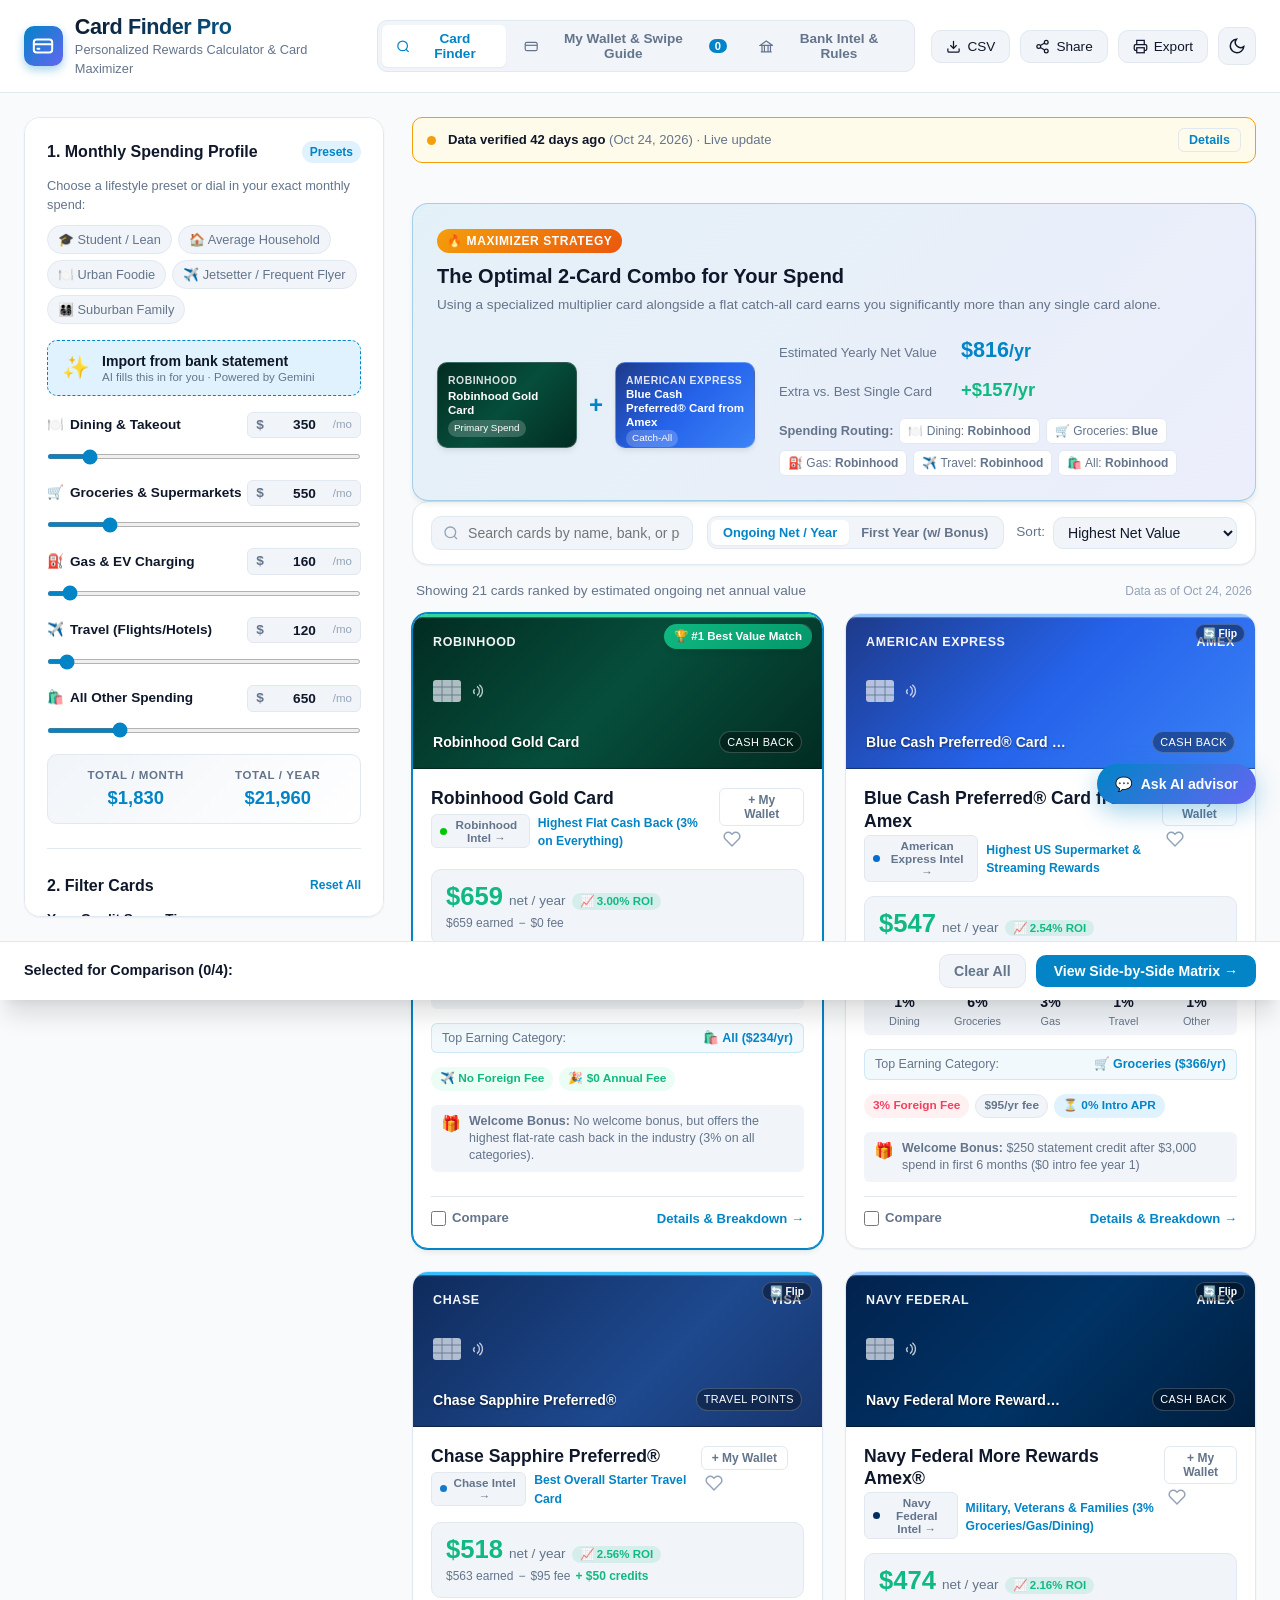
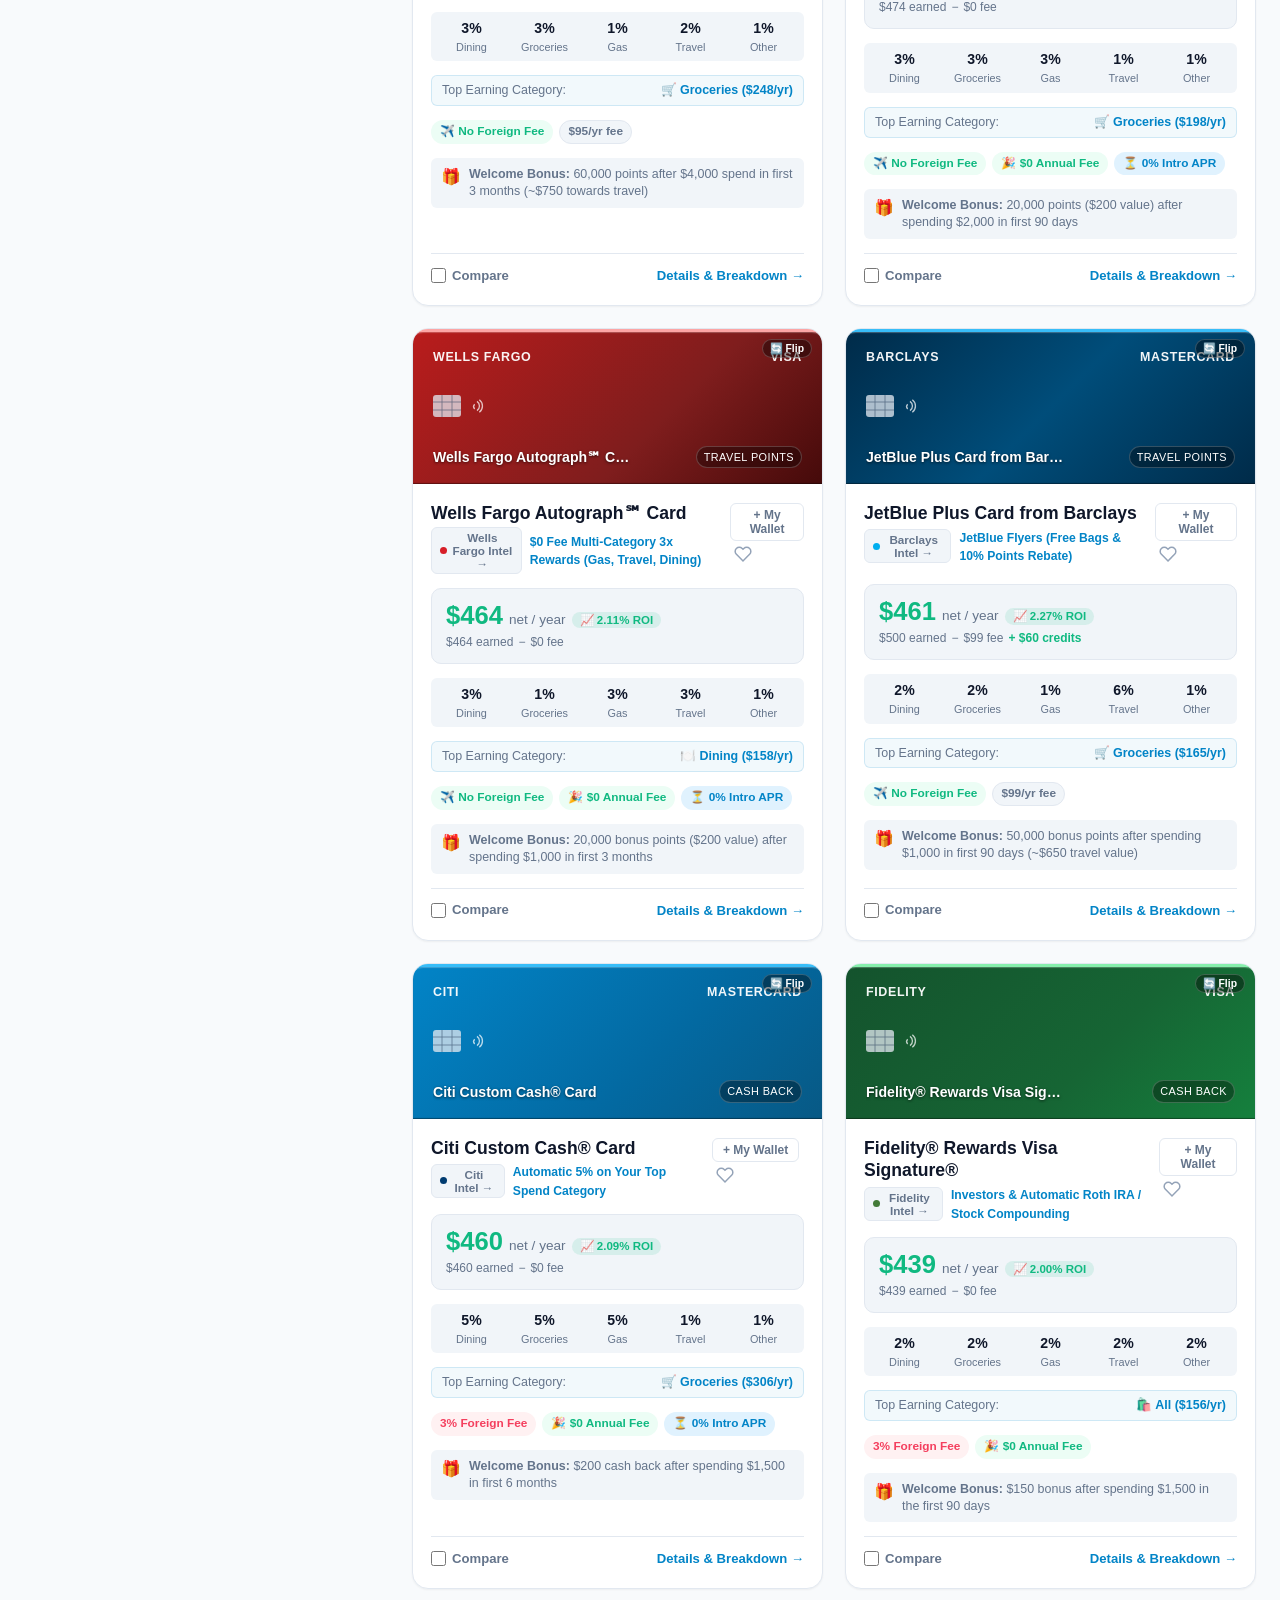
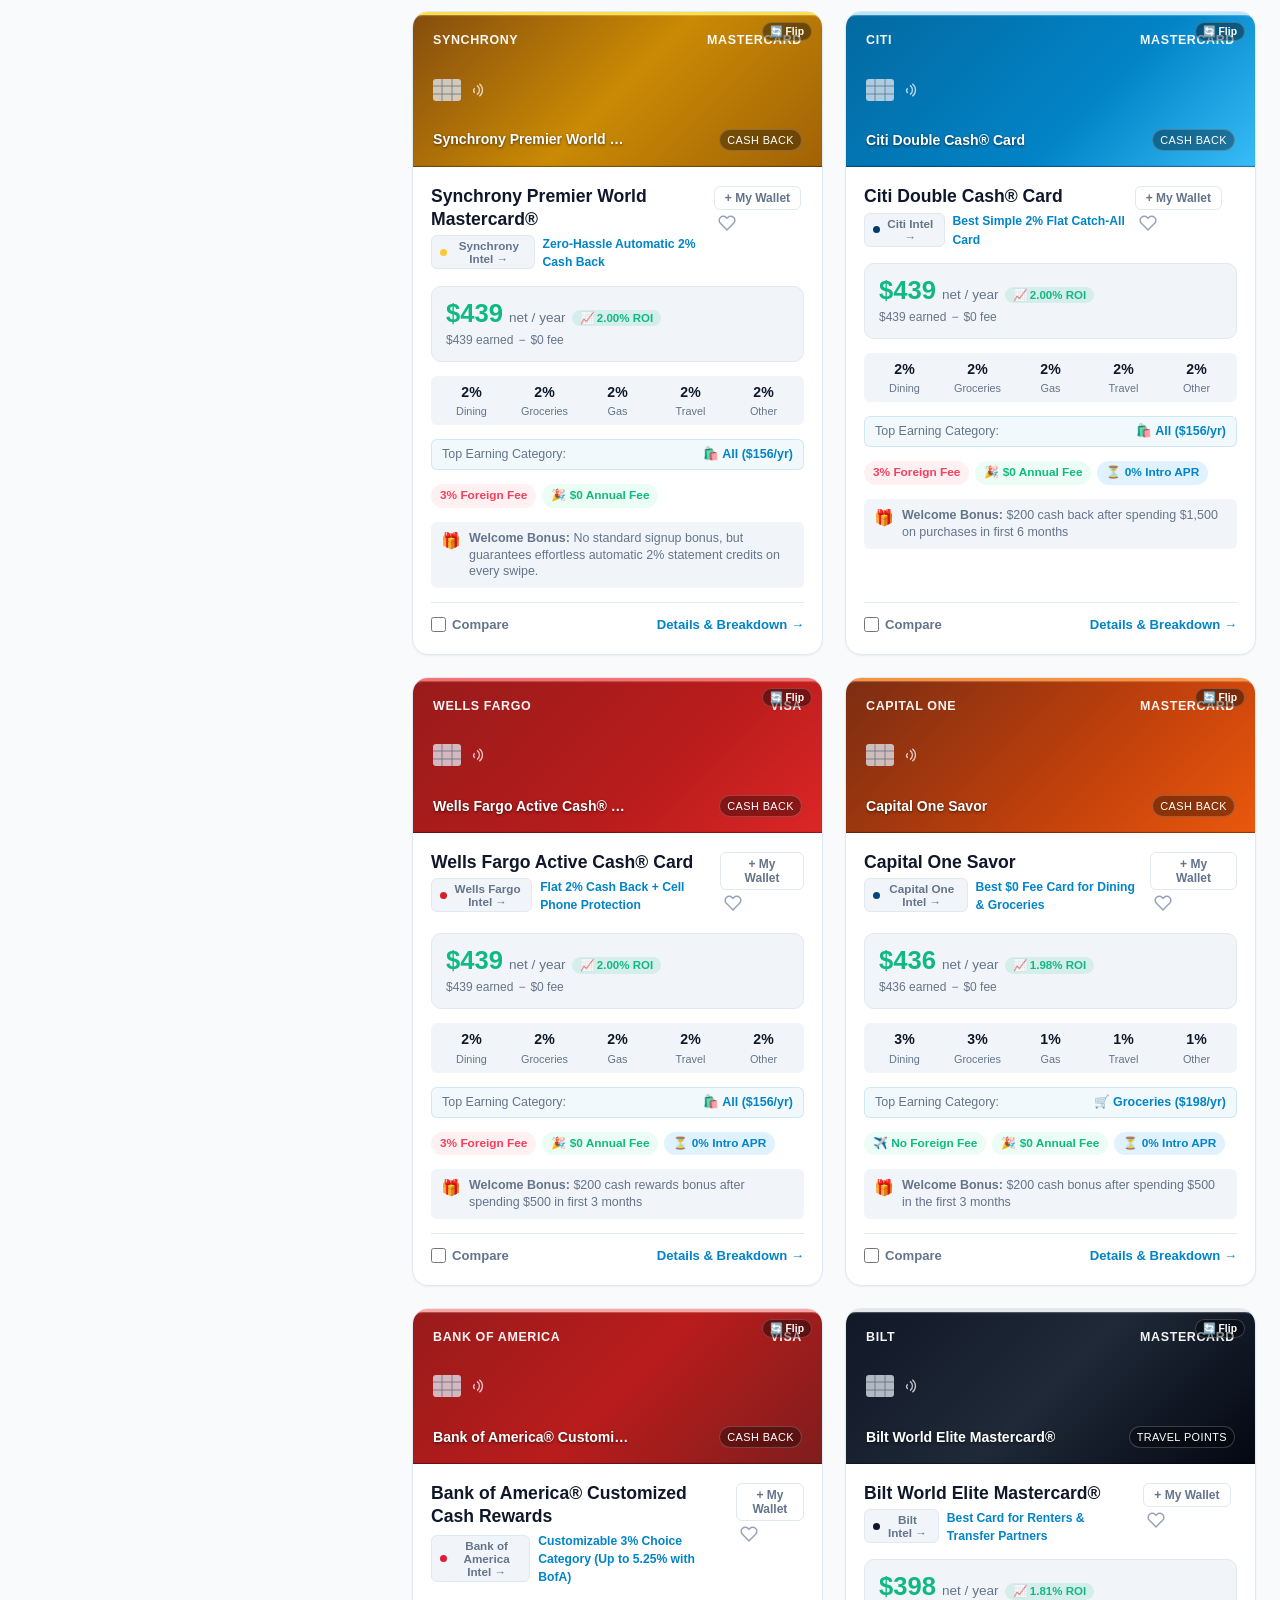
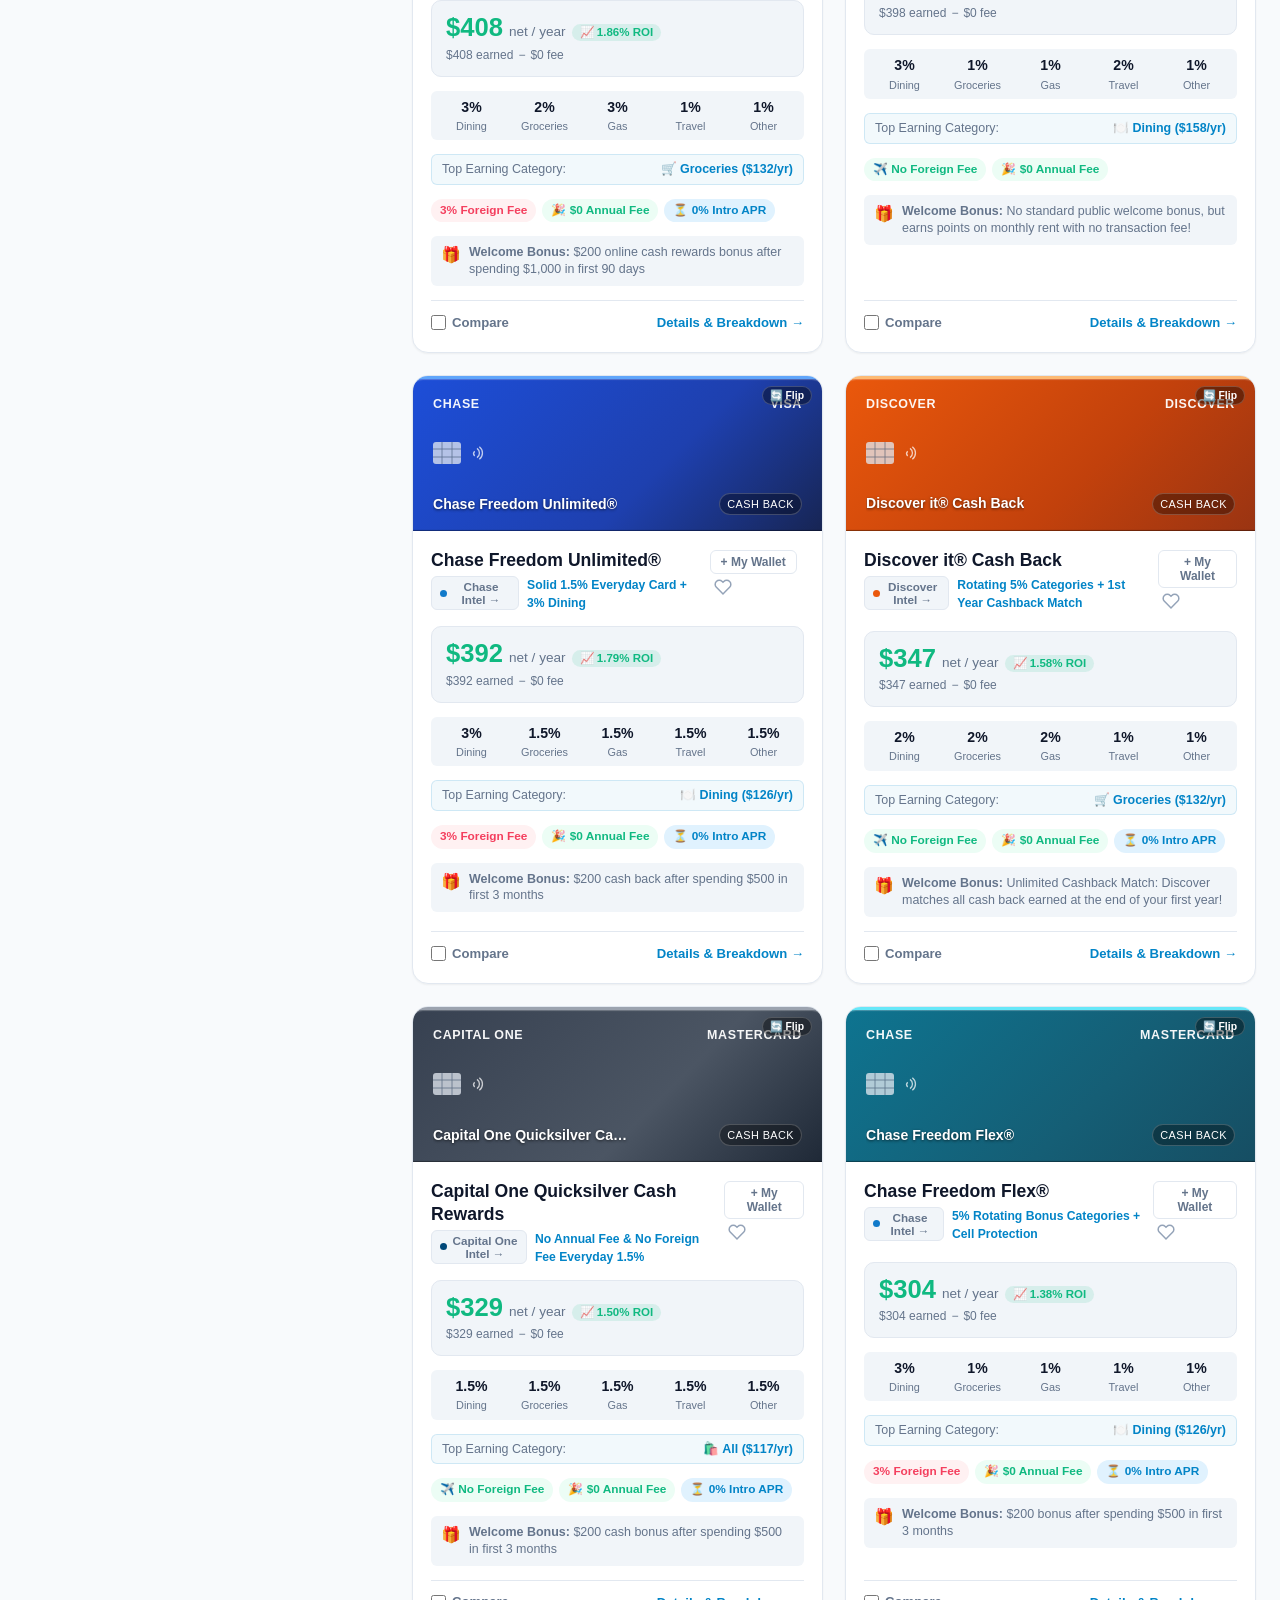
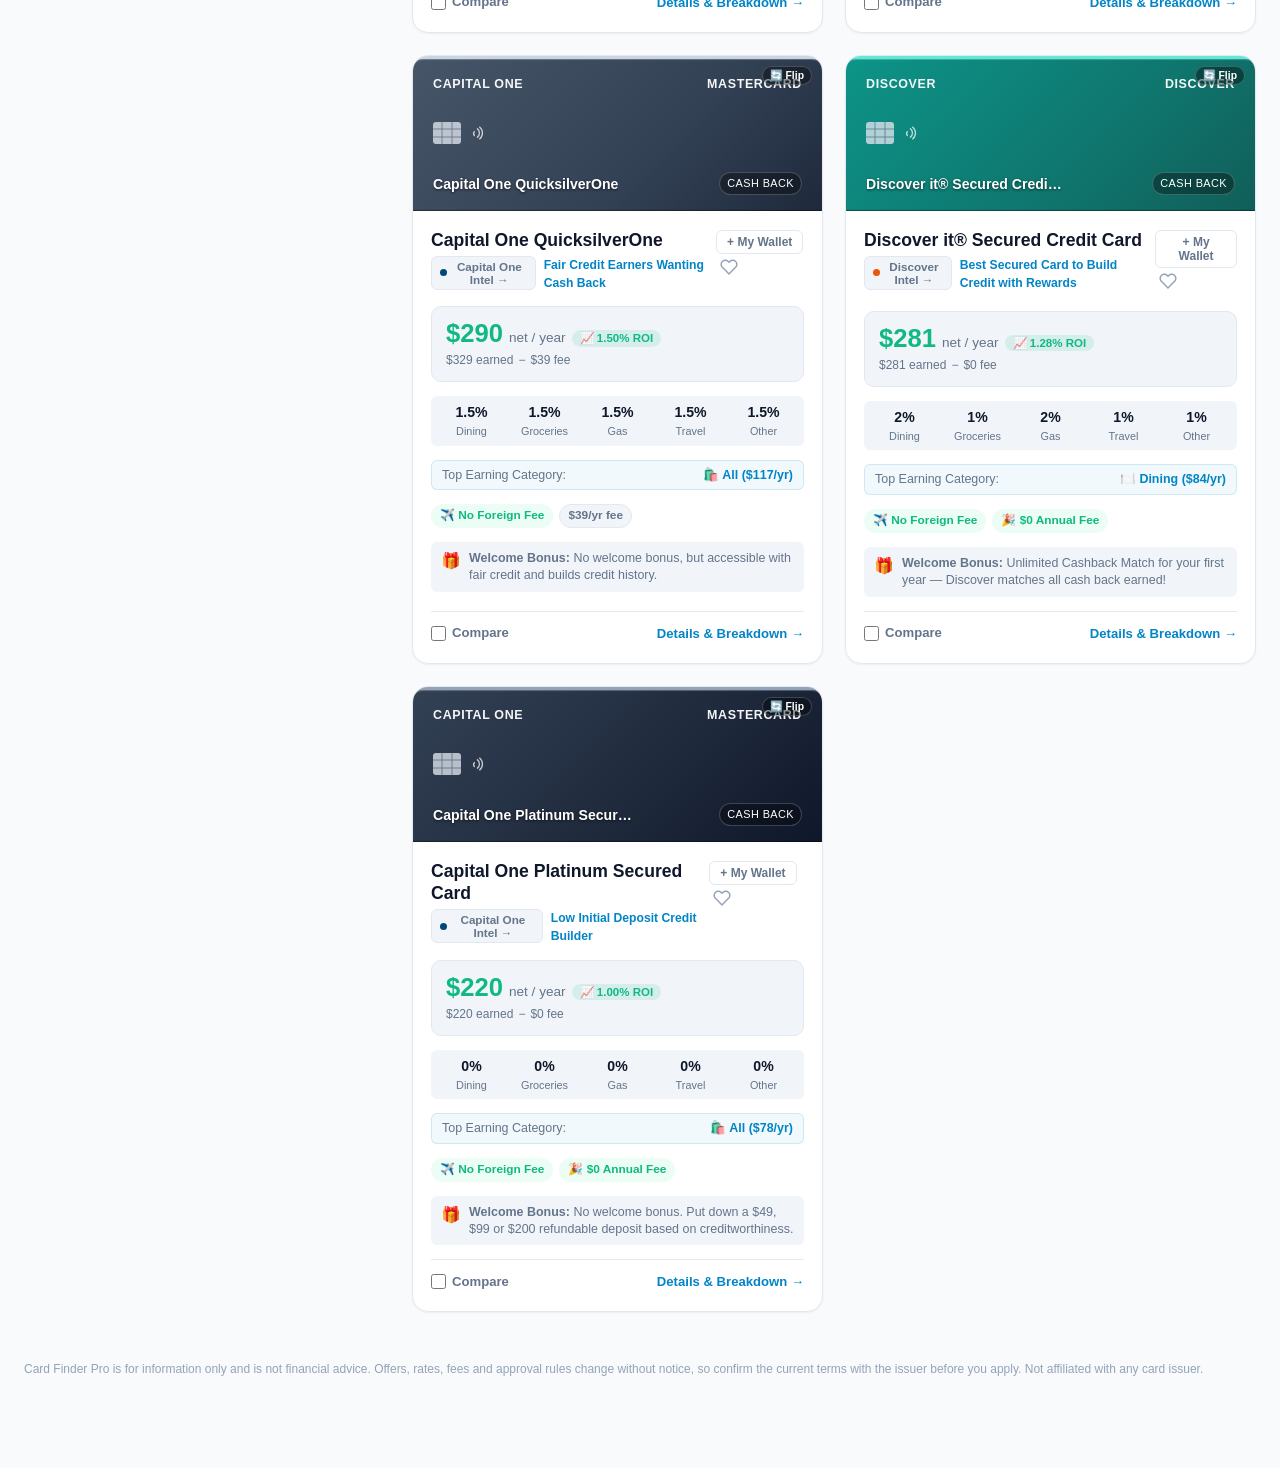
<file: index.html>
<!DOCTYPE html>
<html lang="en" data-theme="light">
<head>
  <meta charset="utf-8">
  <meta name="viewport" content="width=device-width, initial-scale=1">
  <title>Card Finder Pro | Smart Credit Card Optimizer & Rewards Calculator</title>
  <meta name="description" content="Calculate and rank the best credit cards based on your actual spending habits, signup bonuses, and annual fee credits.">
  <link rel="stylesheet" href="styles.css">
</head>
<body>

  <!-- Top Sticky Header -->
  <header class="site-header">
    <div class="header-container">
      <div class="brand-wrapper">
        <div class="brand-icon">
          <svg width="22" height="22" viewBox="0 0 24 24" fill="none" stroke="currentColor" stroke-width="2.2" stroke-linecap="round" stroke-linejoin="round">
            <rect x="2" y="5" width="20" height="14" rx="3"/>
            <line x1="2" y1="10" x2="22" y2="10"/>
            <line x1="6" y1="15" x2="8" y2="15"/>
          </svg>
        </div>
        <div class="brand-text">
          <h1>Card Finder Pro</h1>
          <p>Personalized Rewards Calculator & Card Maximizer</p>
        </div>
      </div>

      <!-- Main Navigation Tabs: Finder vs My Wallet vs Bank Intel -->
      <nav class="view-tabs" role="tablist">
        <button class="view-tab-btn active" id="tabFinder" role="tab" data-view="finder">
          <svg width="15" height="15" viewBox="0 0 24 24" fill="none" stroke="currentColor" stroke-width="2"><circle cx="11" cy="11" r="8"/><line x1="21" y1="21" x2="16.65" y2="16.65"/></svg>
          Card Finder
        </button>
        <button class="view-tab-btn" id="tabWallet" role="tab" data-view="wallet">
          <svg width="15" height="15" viewBox="0 0 24 24" fill="none" stroke="currentColor" stroke-width="2"><rect x="2" y="5" width="20" height="14" rx="3"/><line x1="2" y1="10" x2="22" y2="10"/></svg>
          My Wallet & Swipe Guide
          <span id="walletBadge" class="wallet-badge-count">0</span>
        </button>
        <button class="view-tab-btn" id="tabBanks" role="tab" data-view="banks">
          <svg width="15" height="15" viewBox="0 0 24 24" fill="none" stroke="currentColor" stroke-width="2"><path d="M3 21h18M3 10h18M5 10v11M19 10v11M9 10v11M15 10v11M12 3L2 10h20L12 3z"/></svg>
          Bank Intel & Rules
        </button>
      </nav>

      <div class="header-actions">
        <button id="downloadCsvBtn" class="btn-header" title="Download spreadsheet of all card comparisons">
          <svg width="15" height="15" viewBox="0 0 24 24" fill="none" stroke="currentColor" stroke-width="2">
            <path d="M21 15v4a2 2 0 0 1-2 2H5a2 2 0 0 1-2-2v-4"/><polyline points="7 10 12 15 17 10"/><line x1="12" y1="15" x2="12" y2="3"/>
          </svg>
          CSV
        </button>
        <button id="shareBtn" class="btn-header" title="Share your custom spend setup">
          <svg width="15" height="15" viewBox="0 0 24 24" fill="none" stroke="currentColor" stroke-width="2">
            <circle cx="18" cy="5" r="3"/><circle cx="6" cy="12" r="3"/><circle cx="18" cy="19" r="3"/>
            <line x1="8.59" y1="13.51" x2="15.42" y2="17.49"/><line x1="15.41" y1="6.51" x2="8.59" y2="10.49"/>
          </svg>
          Share
        </button>
        <button id="printBtn" class="btn-header" title="Print or save as PDF">
          <svg width="15" height="15" viewBox="0 0 24 24" fill="none" stroke="currentColor" stroke-width="2">
            <polyline points="6 9 6 2 18 2 18 9"/>
            <path d="M6 18H4a2 2 0 0 1-2-2v-5a2 2 0 0 1 2-2h16a2 2 0 0 1 2 2v5a2 2 0 0 1-2 2h-2"/>
            <rect x="6" y="14" width="12" height="8"/>
          </svg>
          Export
        </button>
        <button id="themeToggle" class="btn-header btn-icon-only" aria-label="Toggle Dark/Light Mode">
          <!-- Populated by JS -->
        </button>
      </div>
    </div>
  </header>

  <!-- Main Container -->
  <main class="main-wrapper">

    <!-- Left Column: Spending & Filters Sidebar -->
    <aside class="sidebar">

      <!-- Spending Presets Section -->
      <section class="sidebar-block">
        <div class="sidebar-section-title">
          <span>1. Monthly Spending Profile</span>
          <span class="section-badge">Presets</span>
        </div>
        <p style="font-size: 0.8rem; color: var(--text-muted); margin-bottom: 10px;">
          Choose a lifestyle preset or dial in your exact monthly spend:
        </p>
        <div id="presetButtons" class="presets-container">
          <!-- Populated by JS -->
        </div>

        <!-- AI statement import (Gemini) -->
        <button type="button" id="aiImportBtn" class="ai-import-btn">
          <span class="ai-spark">&#10024;</span>
          <span><strong>Import from bank statement</strong><small>AI fills this in for you &middot; Powered by Gemini</small></span>
        </button>

        <!-- Spend Inputs with sliders -->
        <div id="spendingInputs">
          <!-- Populated by JS -->
        </div>

        <!-- Live Monthly / Annual Summary -->
        <div class="spend-summary-box">
          <div class="spend-summary-item">
            <span class="summary-lbl">Total / Month</span>
            <span class="summary-val" id="totalMonthlySpend">$0</span>
          </div>
          <div class="spend-summary-item">
            <span class="summary-lbl">Total / Year</span>
            <span class="summary-val" id="totalAnnualSpend">$0</span>
          </div>
        </div>
      </section>

      <hr style="border:0; border-top:1px solid var(--border-color);">

      <!-- Card Filters Section -->
      <section class="sidebar-block">
        <div class="sidebar-section-title">
          <span>2. Filter Cards</span>
          <button id="resetFiltersBtn" class="details-btn" style="font-size:0.75rem;">Reset All</button>
        </div>

        <!-- Credit Level -->
        <div class="filter-group">
          <label for="tier">Your Credit Score Tier</label>
          <select id="tier">
            <option value="0">🌱 Building / Secured (300 - 620)</option>
            <option value="1">📈 Fair / Rebuilding (620 - 689)</option>
            <option value="2" selected>⭐ Good (690 - 749)</option>
            <option value="3">🏆 Excellent (750+)</option>
          </select>
        </div>

        <!-- Reward Type Tabs -->
        <div class="filter-group">
          <label>Reward Type</label>
          <div class="tab-group">
            <button class="tab-btn active" data-type-tab="all">All</button>
            <button class="tab-btn" data-type-tab="cashback">Cash Back</button>
            <button class="tab-btn" data-type-tab="travel">Travel</button>
          </div>
        </div>

        <!-- Max Annual Fee Slider -->
        <div class="filter-group">
          <div class="slider-group-header">
            <label for="maxFee" style="margin-bottom:0;">Max Annual Fee</label>
            <span id="maxFeeVal" class="slider-val-tag">$700</span>
          </div>
          <input type="range" id="maxFee" min="0" max="700" step="25" value="700" class="spend-slider">
        </div>

        <!-- Bank / Issuer Filter -->
        <div class="filter-group">
          <label for="issuerSelect">Bank / Issuer</label>
          <select id="issuerSelect">
            <option value="all">All Banks (14 Issuers)</option>
            <option value="Chase">Chase</option>
            <option value="American Express">American Express</option>
            <option value="Capital One">Capital One</option>
            <option value="Citi">Citi</option>
            <option value="Wells Fargo">Wells Fargo</option>
            <option value="Bank of America">Bank of America</option>
            <option value="Barclays">Barclays</option>
            <option value="Fidelity">Fidelity</option>
            <option value="Navy Federal">Navy Federal</option>
            <option value="Robinhood">Robinhood</option>
            <option value="Synchrony">Synchrony</option>
            <option value="Bilt">Bilt</option>
            <option value="Discover">Discover</option>
            <option value="U.S. Bank">U.S. Bank</option>
          </select>
        </div>

        <!-- Card Network -->
        <div class="filter-group">
          <label for="networkSelect">Payment Network</label>
          <select id="networkSelect">
            <option value="all">Any Network (Visa, Mastercard, Amex, Discover)</option>
            <option value="Visa">Visa</option>
            <option value="Mastercard">Mastercard</option>
            <option value="Amex">American Express</option>
            <option value="Discover">Discover</option>
          </select>
        </div>

        <!-- Travel Point Valuation -->
        <div class="filter-group">
          <div class="slider-group-header">
            <label for="pointMultiplier" style="margin-bottom:0;">Travel Point Value</label>
            <span id="pointVal" class="slider-val-tag">1.25¢</span>
          </div>
          <p style="font-size:0.72rem; color:var(--text-muted); margin-bottom:4px;">
            1.00¢ = statement cash rate; 1.25¢ - 1.80¢ = airline/hotel transfer partners.
          </p>
          <input type="range" id="pointMultiplier" min="1.0" max="1.8" step="0.05" value="1.25" class="spend-slider">
        </div>

        <!-- Feature Toggles -->
        <div style="margin-top: 14px;">
          <label class="checkbox-item">
            <input type="checkbox" id="noFtf">
            <span>✈️ No Foreign Transaction Fee</span>
          </label>
          <label class="checkbox-item">
            <input type="checkbox" id="hasLounge">
            <span>🍸 Airport Lounge Access Included</span>
          </label>
          <label class="checkbox-item">
            <input type="checkbox" id="hasIntroApr">
            <span>⏳ 0% Intro APR Offer</span>
          </label>
          <label class="checkbox-item">
            <input type="checkbox" id="useCredits" checked>
            <span>💳 Offset Fees with Annual Statement Credits</span>
          </label>
          <label class="checkbox-item">
            <input type="checkbox" id="onlyFavorites">
            <span>❤️ Show Saved Favorites Only</span>
          </label>
        </div>
      </section>

    </aside>

    <!-- Right Column: Results & Combos -->
    <div class="content-area">

      <!-- Data freshness status (filled by data-freshness.js) -->
      <div id="dataStatusBar" class="data-status-bar" role="status"></div>

      <!-- View 1: Card Finder & Catalog -->
      <div id="finderView">
        <!-- Optimal 2-Card Combo Recommendation Banner -->
        <section id="comboSection">
          <!-- Rendered by JS -->
        </section>

        <!-- Results Toolbar (Search, Value Mode, Sorting) -->
        <section class="toolbar-bar">
          <!-- Search bar -->
          <div class="toolbar-search">
            <svg class="search-icon" width="16" height="16" viewBox="0 0 24 24" fill="none" stroke="currentColor" stroke-width="2">
              <circle cx="11" cy="11" r="8"/><line x1="21" y1="21" x2="16.65" y2="16.65"/>
            </svg>
            <input type="text" id="searchCards" placeholder="Search cards by name, bank, or perk...">
          </div>

          <div class="toolbar-controls">
            <!-- Ongoing vs 1st Year Switcher -->
            <div class="value-mode-toggle">
              <button class="mode-btn active" data-value-mode="ongoing" title="Rewards minus annual fee on an ongoing yearly basis">
                Ongoing Net / Year
              </button>
              <button class="mode-btn" data-value-mode="firstYear" title="Includes signup welcome bonus and first-year fee waivers">
                First Year (w/ Bonus)
              </button>
            </div>

            <!-- Sort Select -->
            <div class="sort-select-wrap">
              <label for="sortBy">Sort:</label>
              <select id="sortBy">
                <option value="net">Highest Net Value</option>
                <option value="firstYear">Highest 1st Year Value</option>
                <option value="feeAsc">Lowest Annual Fee</option>
                <option value="name">Card Name (A-Z)</option>
              </select>
            </div>
          </div>
        </section>

        <!-- Results Count Status -->
        <div class="results-meta-bar" style="margin-top:16px; margin-bottom:12px;">
          <span id="resultsCount">Loading cards...</span>
          <span id="ratesUpdatedLabel" style="font-size:0.75rem; color:var(--text-dim);">Rates updated</span>
        </div>

        <!-- Ranked Cards Grid -->
        <section id="resultsGrid" class="cards-grid">
          <!-- Dynamically populated cards -->
        </section>

        <!-- Empty State View -->
        <div id="emptyState" class="empty-state" hidden>
          <h3>No cards match your current filters</h3>
          <p>Try increasing the max annual fee slider, adjusting your credit score tier, or resetting filters.</p>
          <button onclick="resetAllFilters()" class="btn-primary" style="margin-top:14px;">Reset All Filters</button>
        </div>
      </div>

      <!-- View 2: My Wallet & What-to-Swipe Guide -->
      <div id="walletView" class="wallet-view-container" hidden>
        <!-- Injected and managed by JS -->
      </div>

      <!-- View 3: Bank Intelligence Hub & Approval Rules -->
      <div id="bankHubView" class="bank-hub-container" hidden>
        <!-- Injected and managed by JS -->
      </div>

    </div>

  </main>

  <footer class="site-footer">
    <p>Card Finder Pro is for information only and is not financial advice. Offers, rates, fees and approval rules change without notice, so confirm the current terms with the issuer before you apply. Not affiliated with any card issuer.</p>
  </footer>

  <!-- AI Spending Import Modal (Gemini) -->
  <div id="aiSpendModal" class="modal-overlay" role="dialog" aria-modal="true">
    <div class="modal-container">
      <button class="modal-close-btn" aria-label="Close dialog">&times;</button>
      <div class="ai-modal-body">
        <h2 class="di-title">&#10024; Import spending with AI</h2>
        <p class="ai-lead">Upload a statement (CSV, PDF or screenshot) or paste your transactions. Gemini sorts each purchase into a category, and we add it up to fill in your monthly spending.</p>

        <label class="ai-label" for="aiKey">Gemini API key
          <a href="https://aistudio.google.com/apikey" target="_blank" rel="noopener noreferrer">Get a free key</a>
        </label>
        <input type="password" id="aiKey" class="ai-input" placeholder="Paste your key (starts with AIza...)" autocomplete="off" spellcheck="false">
        <div class="ai-row">
          <label class="checkbox-item"><input type="checkbox" id="aiRemember"><span>Remember on this device</span></label>
          <button type="button" class="ds-btn" id="aiClearKey">Remove saved key</button>
        </div>

        <label class="ai-label">Your statement</label>
        <div class="ai-row">
          <label class="ai-file-btn">Choose file
            <input type="file" id="aiFile" accept=".csv,.tsv,.txt,.pdf,image/*" hidden>
          </label>
          <span id="aiFileName" class="ai-file-name"></span>
          <button type="button" class="ds-btn" id="aiSampleBtn">Use a sample statement</button>
        </div>
        <textarea id="aiText" class="ai-input ai-textarea" placeholder="...or paste transactions here (any format)"></textarea>

        <p class="ai-privacy">Your key is stored only in this browser. For CSV and pasted text, only the date, merchant and amount are sent to Google Gemini, and long numbers are masked. PDFs and images are sent as-is, so remove account numbers first.</p>

        <button type="button" class="btn-primary" id="aiRunBtn">Analyze with Gemini</button>
        <div id="aiStatus" class="ai-status" role="status"></div>
        <div id="aiResult"></div>
      </div>
    </div>
  </div>

  <!-- Data Freshness & Reliability Modal -->
  <div id="dataInfoModal" class="modal-overlay" role="dialog" aria-modal="true">
    <div class="modal-container">
      <button class="modal-close-btn" aria-label="Close dialog">&times;</button>
      <div id="dataInfoContent" class="data-info-content"></div>
    </div>
  </div>

  <!-- Sticky Comparison Floating Drawer (Visible when cards are checked) -->
  <div id="compareDrawer" class="compare-drawer">
    <div class="drawer-inner">
      <div class="drawer-left">
        <span class="drawer-title">Selected for Comparison (<span id="compareCount">0</span>/4):</span>
        <div id="compareChips" class="compare-chips">
          <!-- Card chips -->
        </div>
      </div>
      <div class="drawer-actions">
        <button id="clearCompareBtn" class="btn-secondary">Clear All</button>
        <button id="openCompareModalBtn" class="btn-primary">View Side-by-Side Matrix &rarr;</button>
      </div>
    </div>
  </div>

  <!-- Single Card Detail Modal -->
  <div id="cardDetailModal" class="modal-overlay" role="dialog" aria-modal="true">
    <div class="modal-container">
      <button class="modal-close-btn" aria-label="Close dialog">&times;</button>
      <div id="cardDetailContent">
        <!-- Injected by JS -->
      </div>
    </div>
  </div>

  <!-- Multi-Card Comparison Matrix Modal -->
  <div id="comparisonModal" class="modal-overlay" role="dialog" aria-modal="true">
    <div class="modal-container large-matrix">
      <button class="modal-close-btn" aria-label="Close dialog">&times;</button>
      <div class="matrix-modal-header">
        <h2 style="font-size:1.4rem; font-weight:800;">Side-by-Side Card Comparison</h2>
        <p style="font-size:0.85rem; color:var(--text-muted);">Comparing rewards, fees, perks, and calculated return on your spend.</p>
      </div>
      <div class="matrix-table-wrap" id="comparisonTableContainer">
        <!-- Injected by JS -->
      </div>
    </div>
  </div>

  <!-- Bank Intelligence Dossier Modal -->
  <div id="bankModal" class="modal-overlay" role="dialog" aria-modal="true">
    <div class="modal-container bank-modal-container">
      <button class="modal-close-btn" aria-label="Close dialog">&times;</button>
      <div id="bankModalContent">
        <!-- Injected by JS -->
      </div>
    </div>
  </div>

  <!-- Application Scripts: Clean Modular Architecture -->
  <script src="bank-data.js"></script>
  <script src="cards-data.js"></script>
  <script src="wallet.js"></script>
  <script src="data-freshness.js"></script>
  <script src="app.js"></script>
  <script src="ai-spending.js"></script>
  <script src="ai-advisor.js"></script>
</body>
</html>
</file>
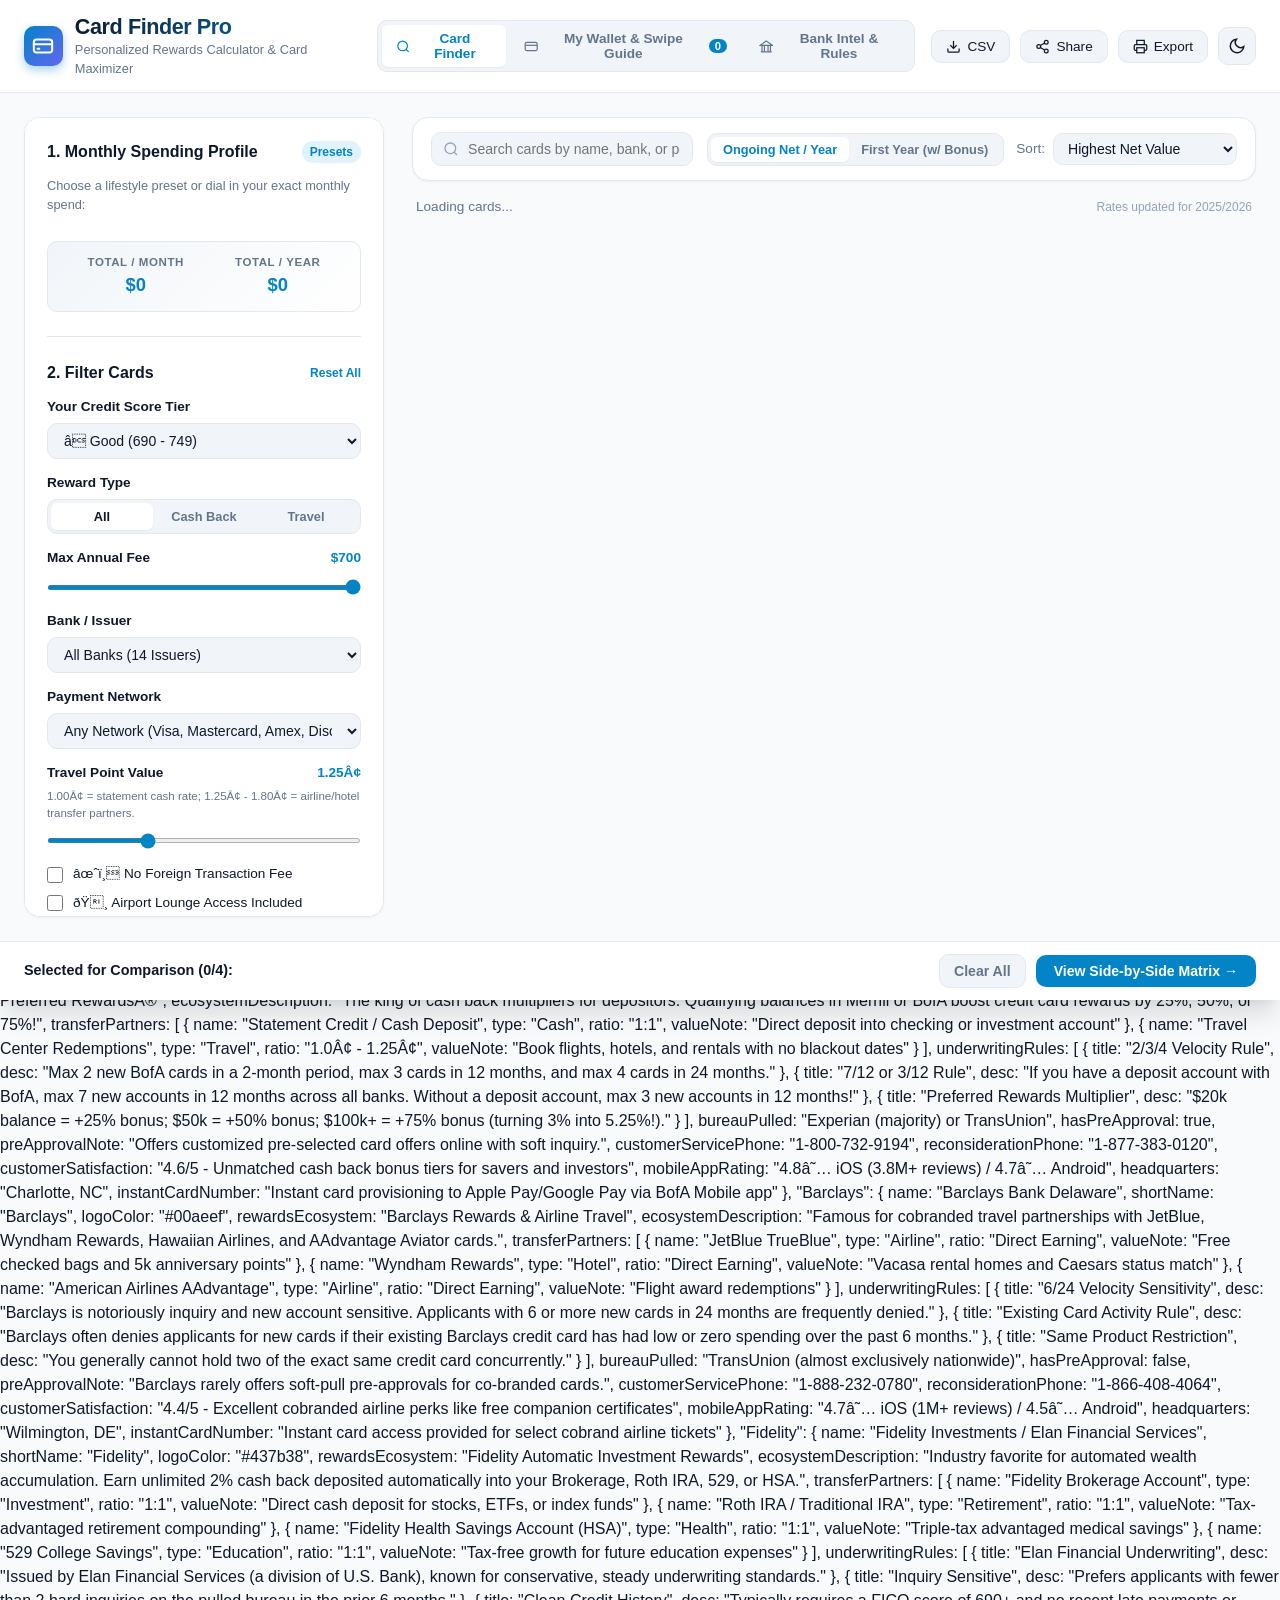
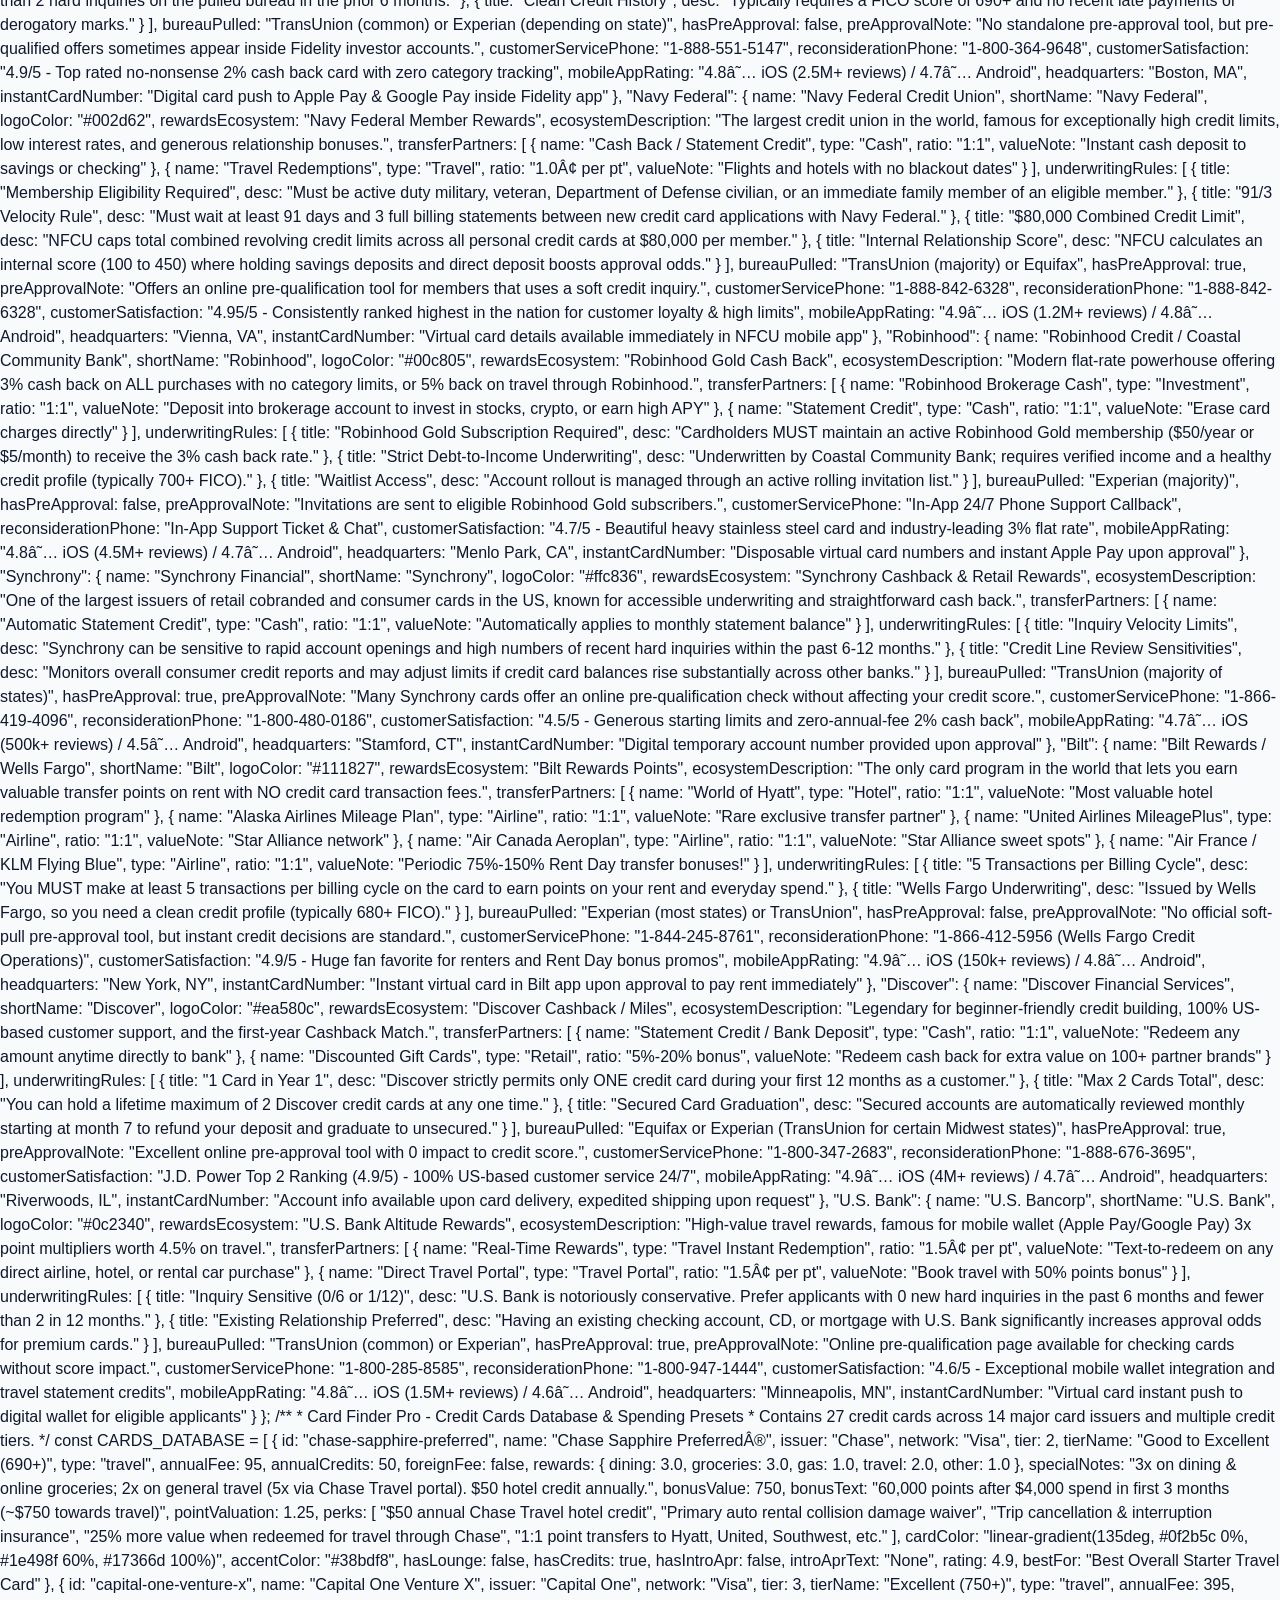
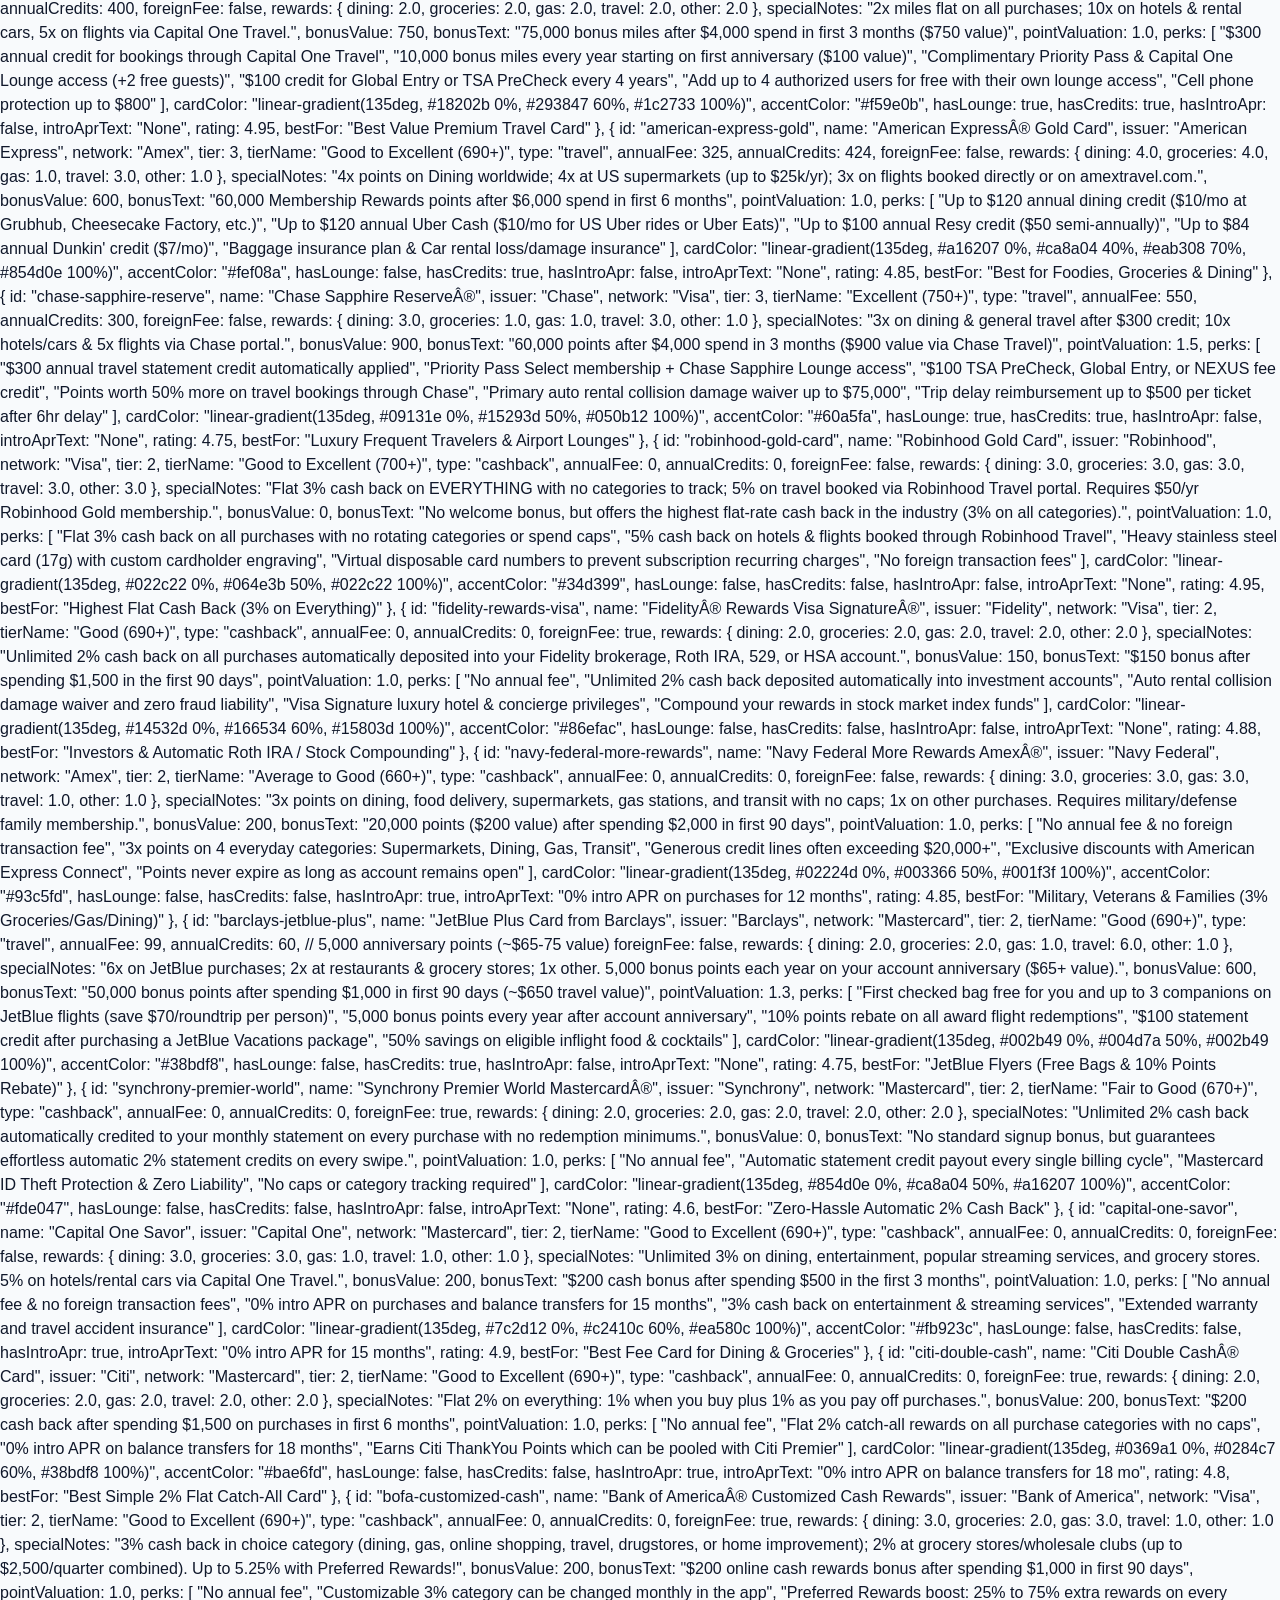
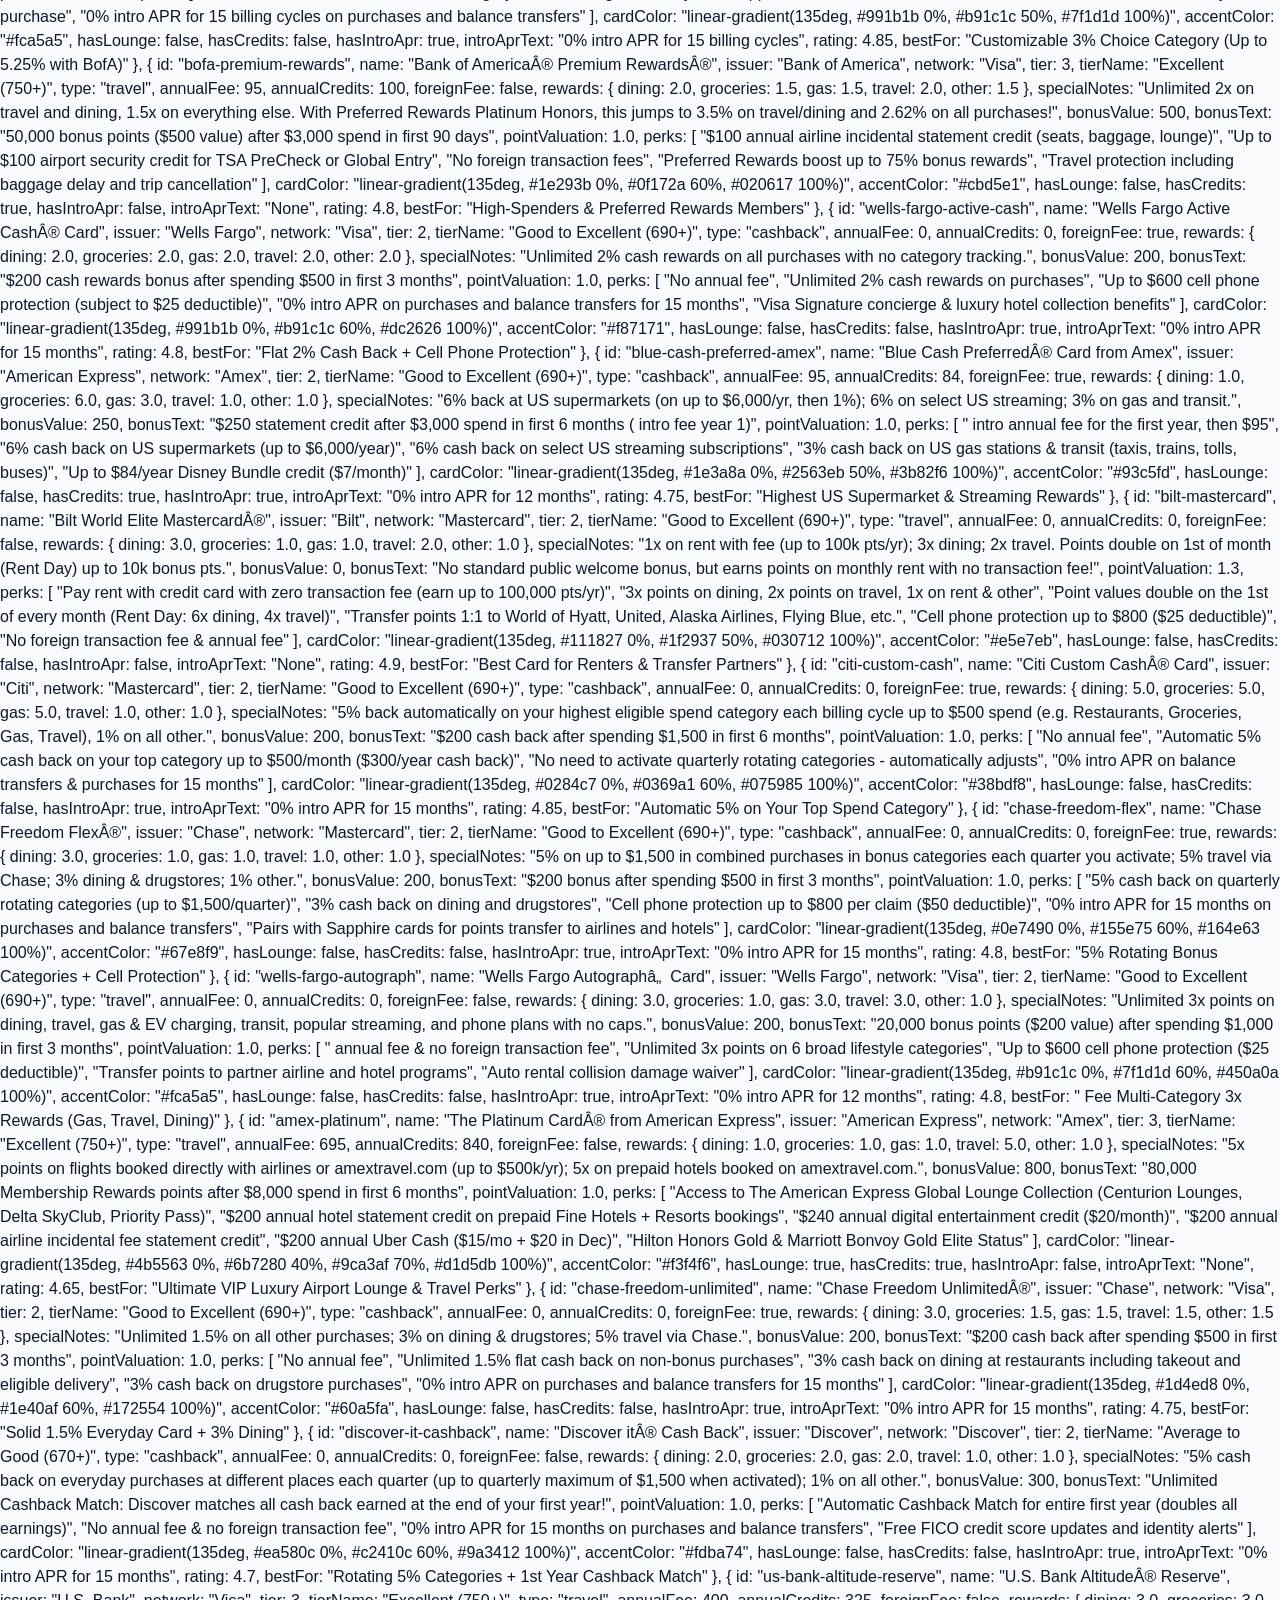
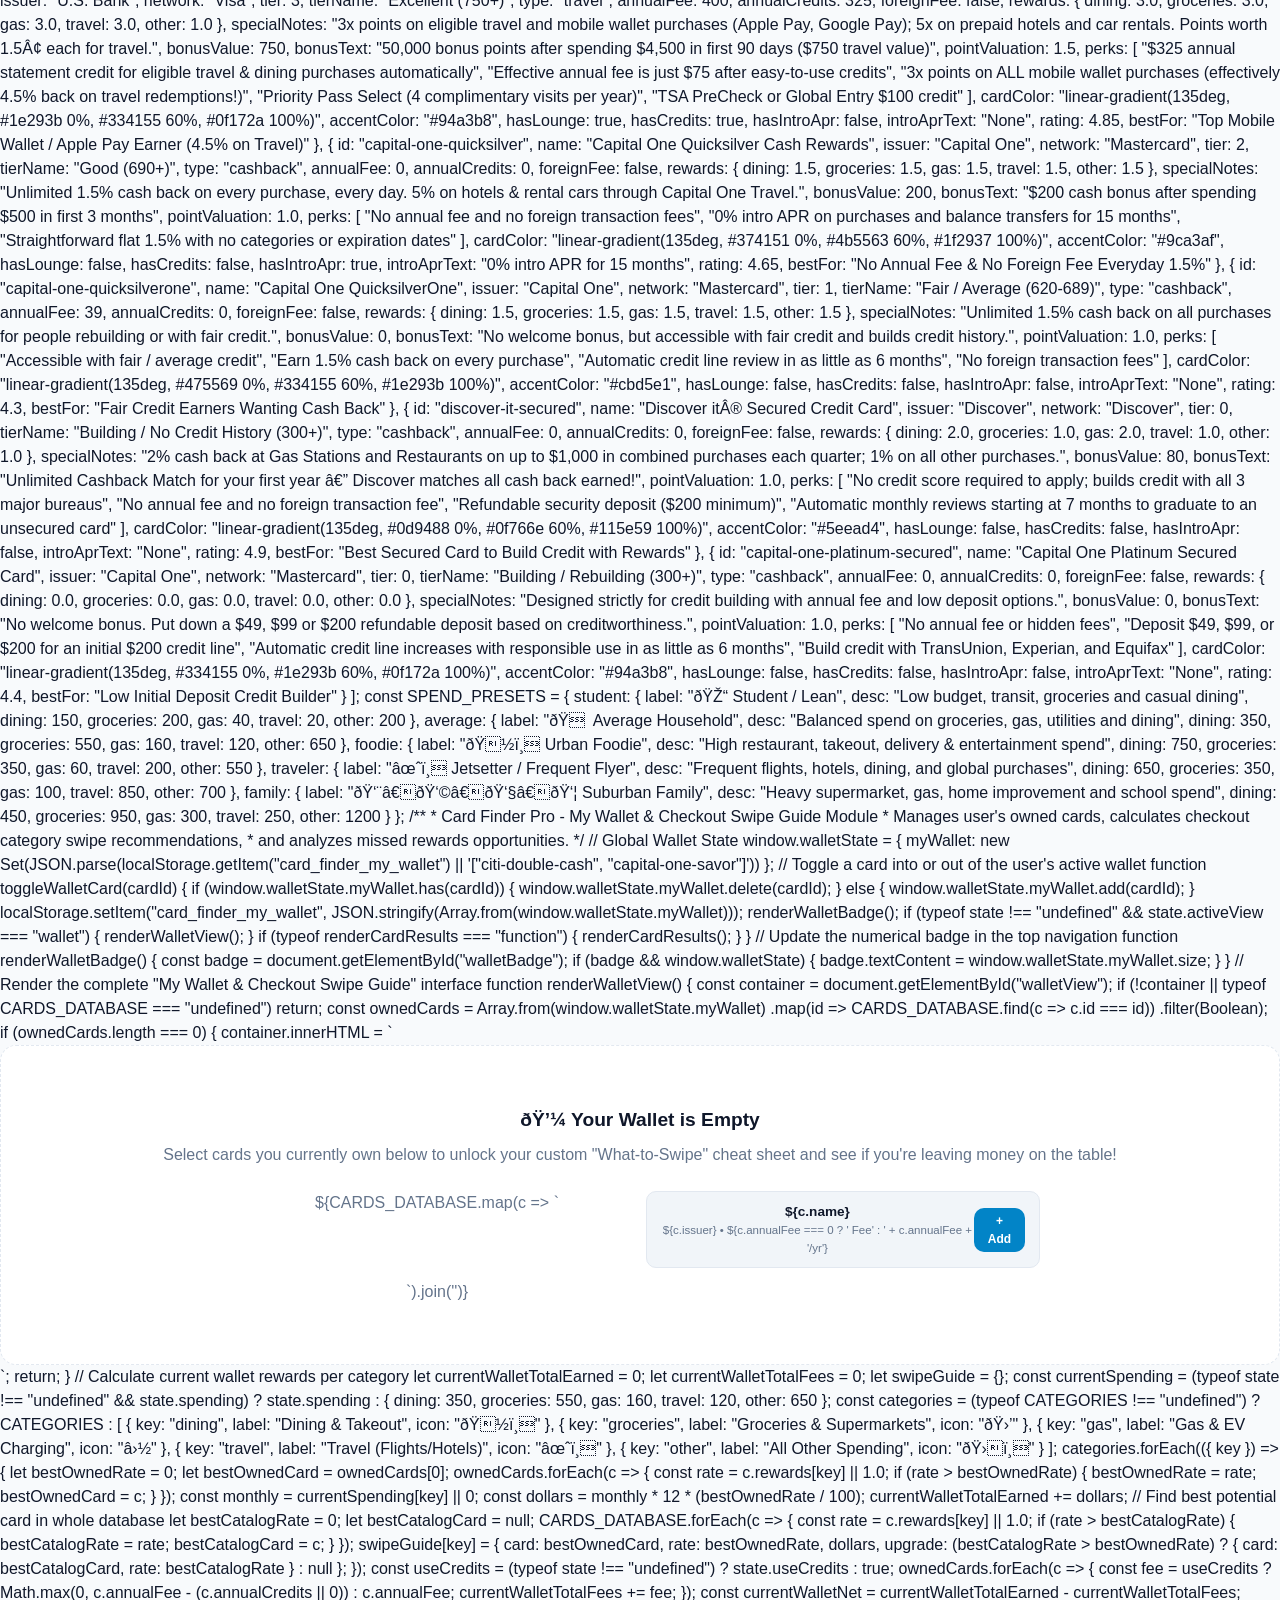
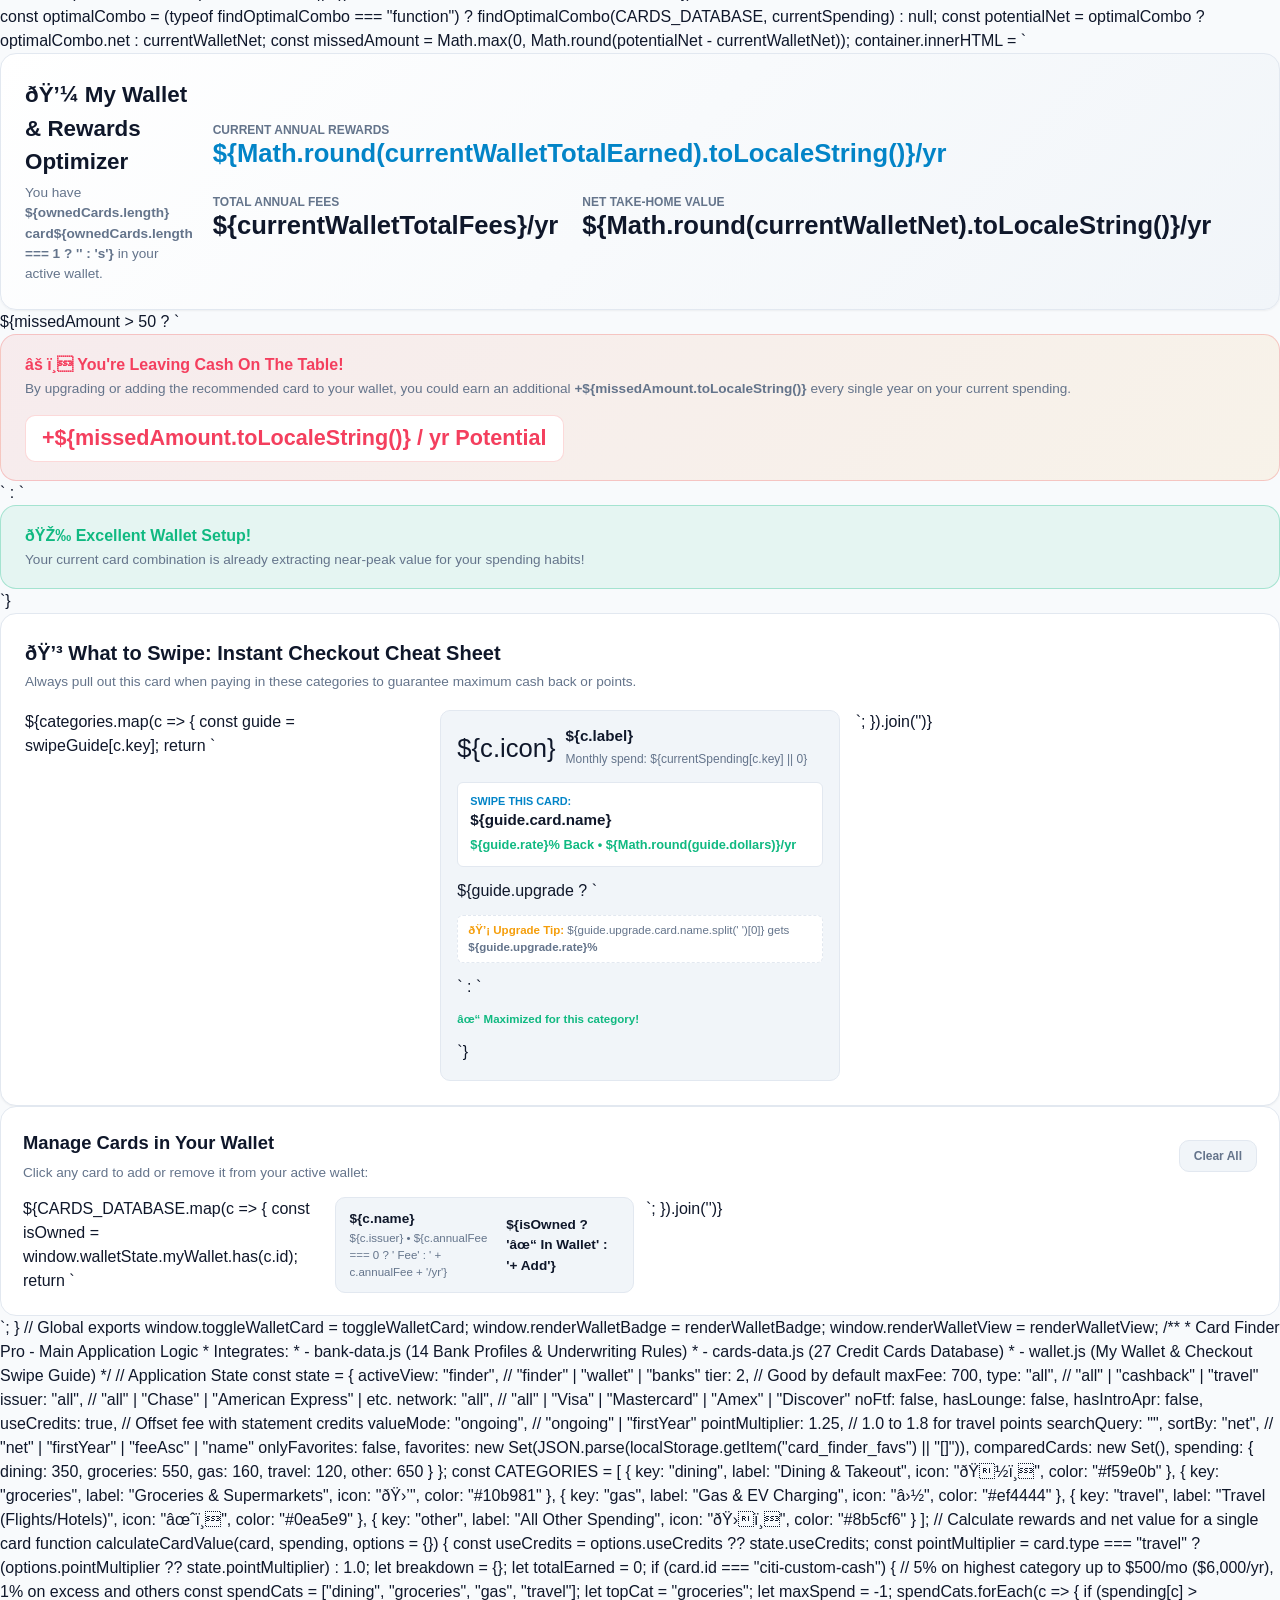
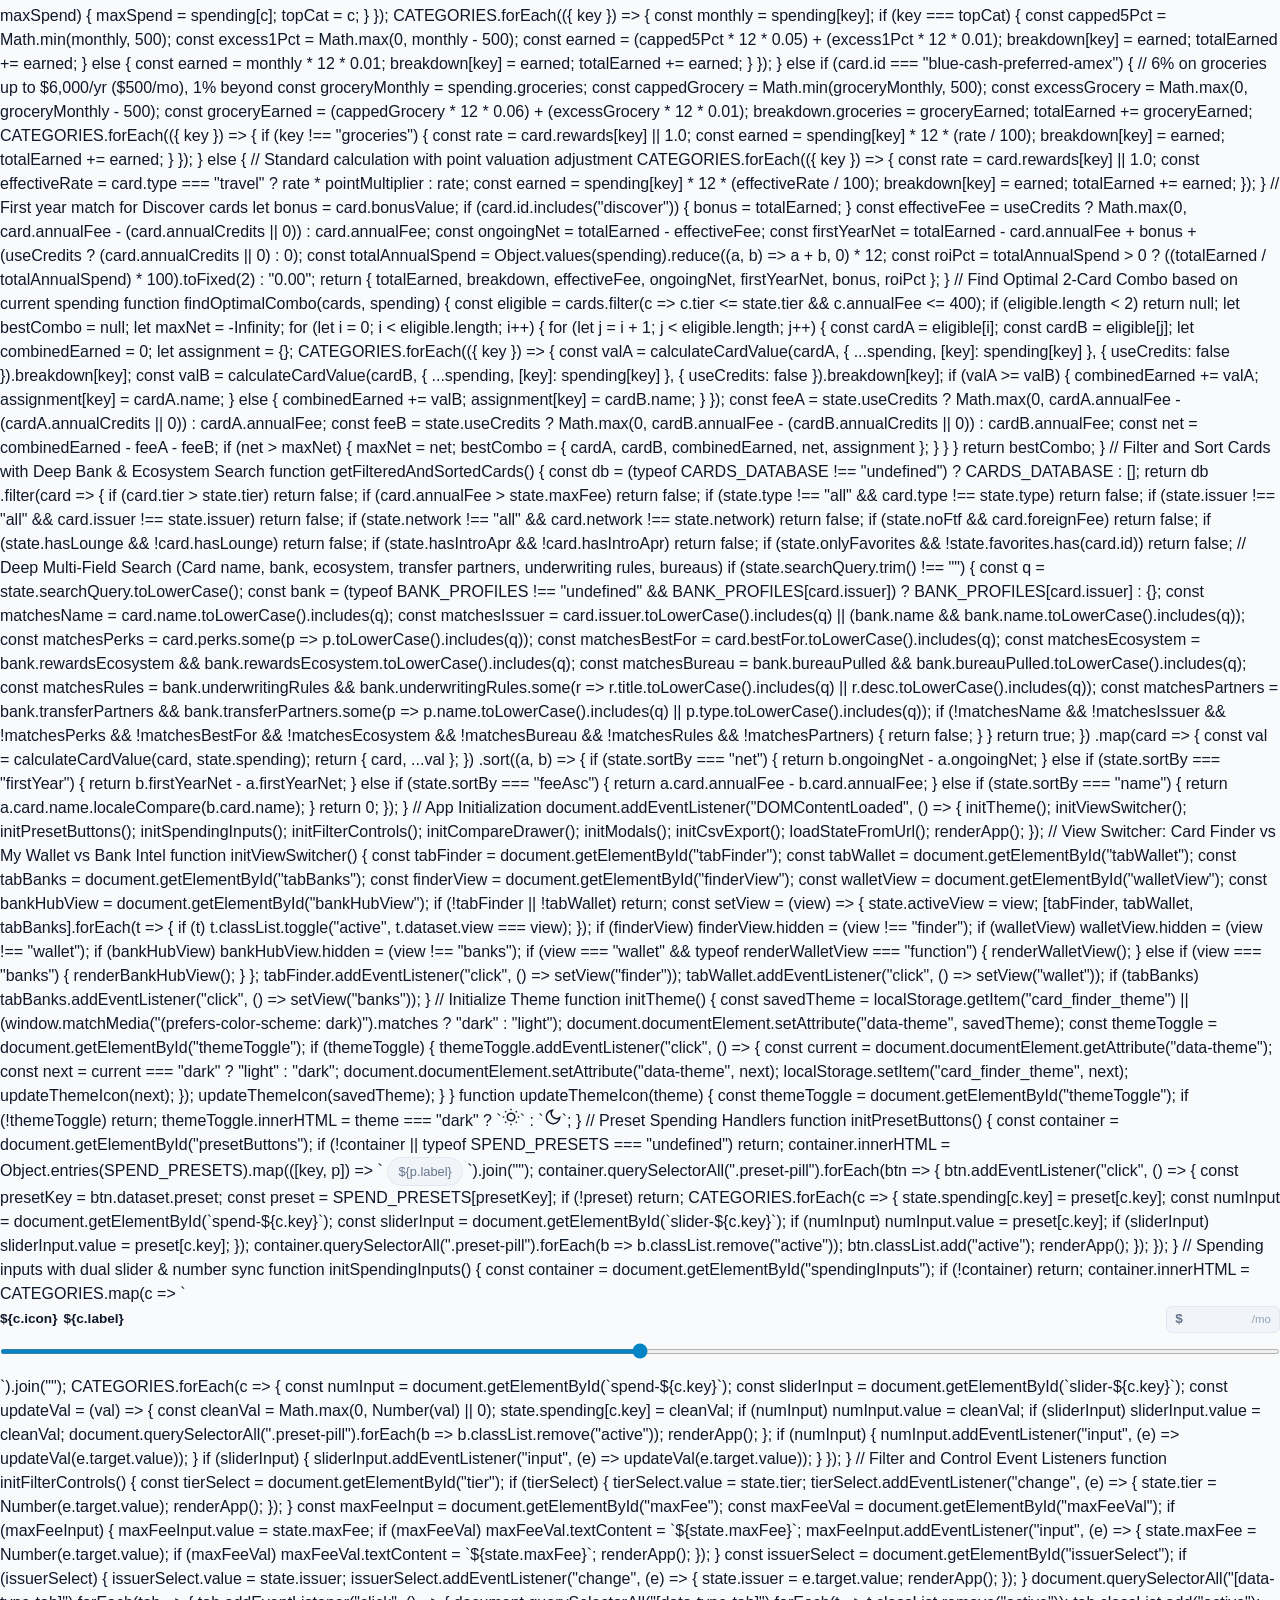
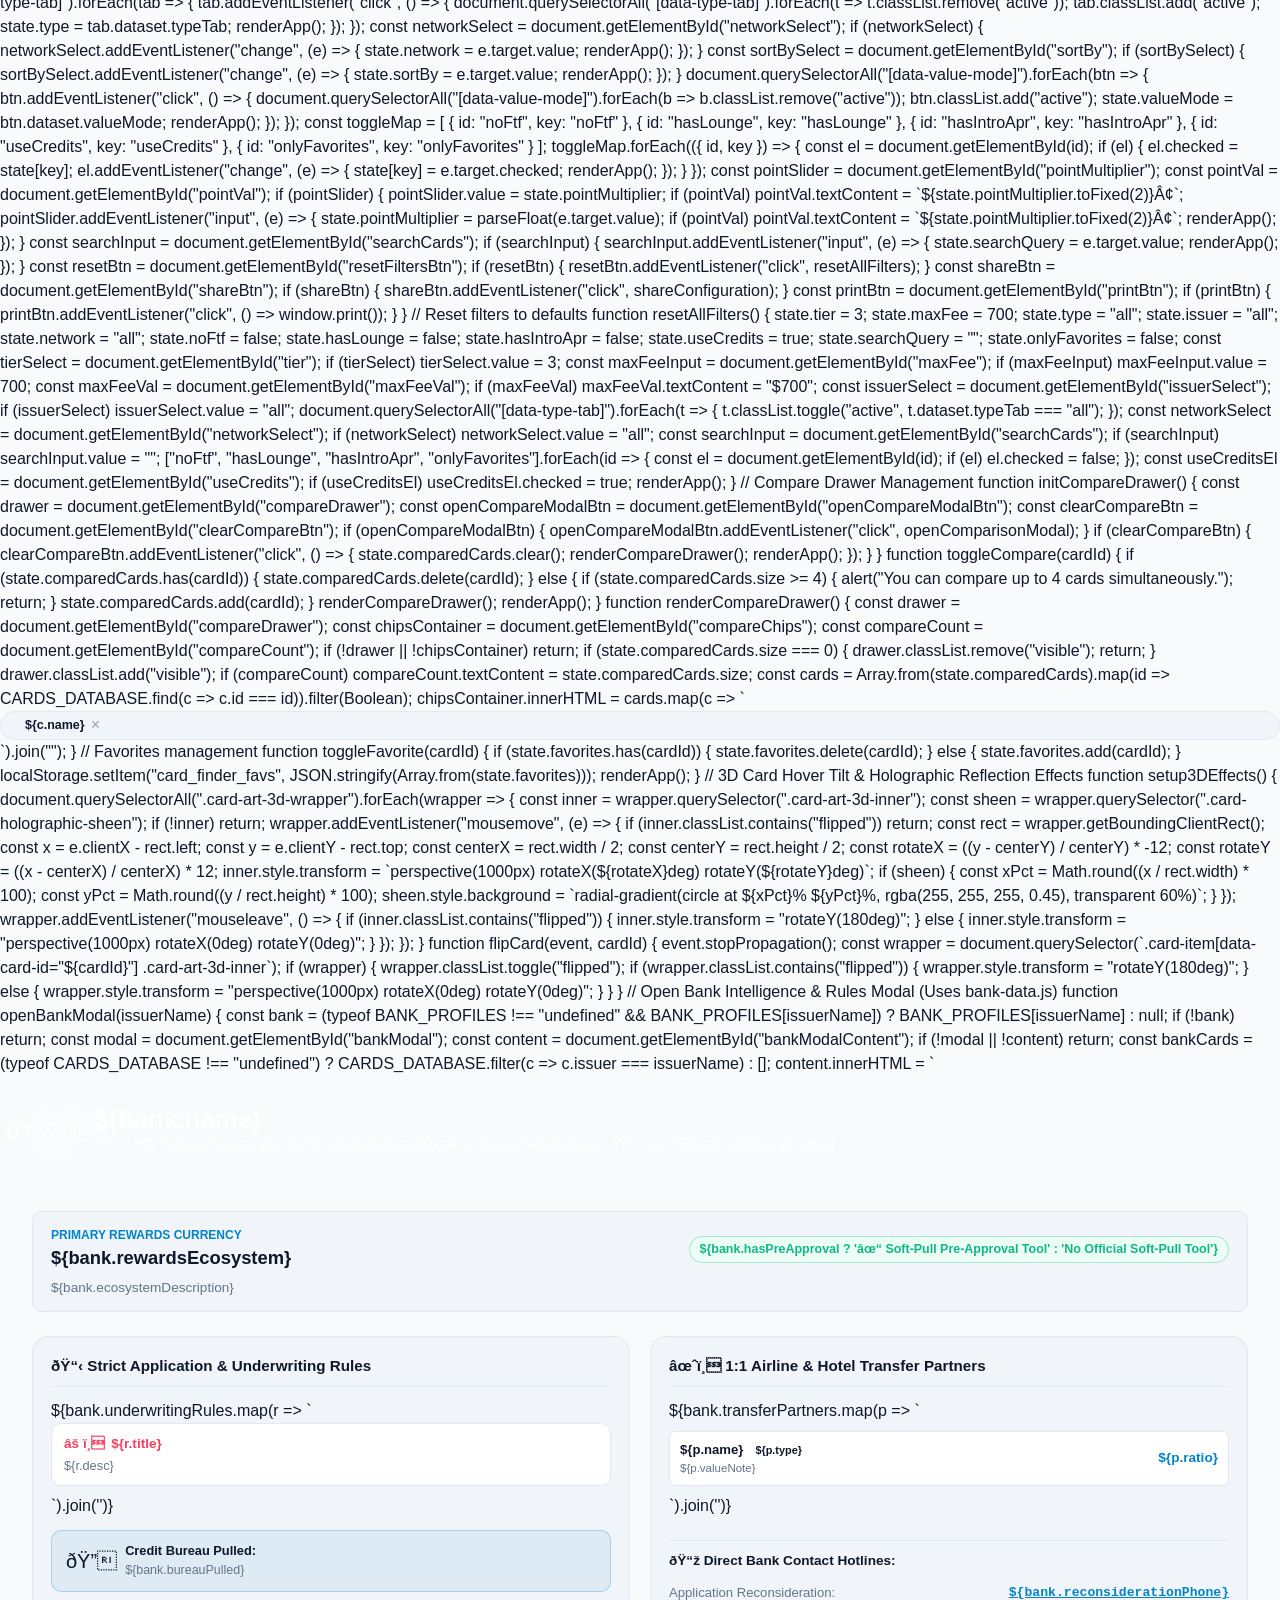
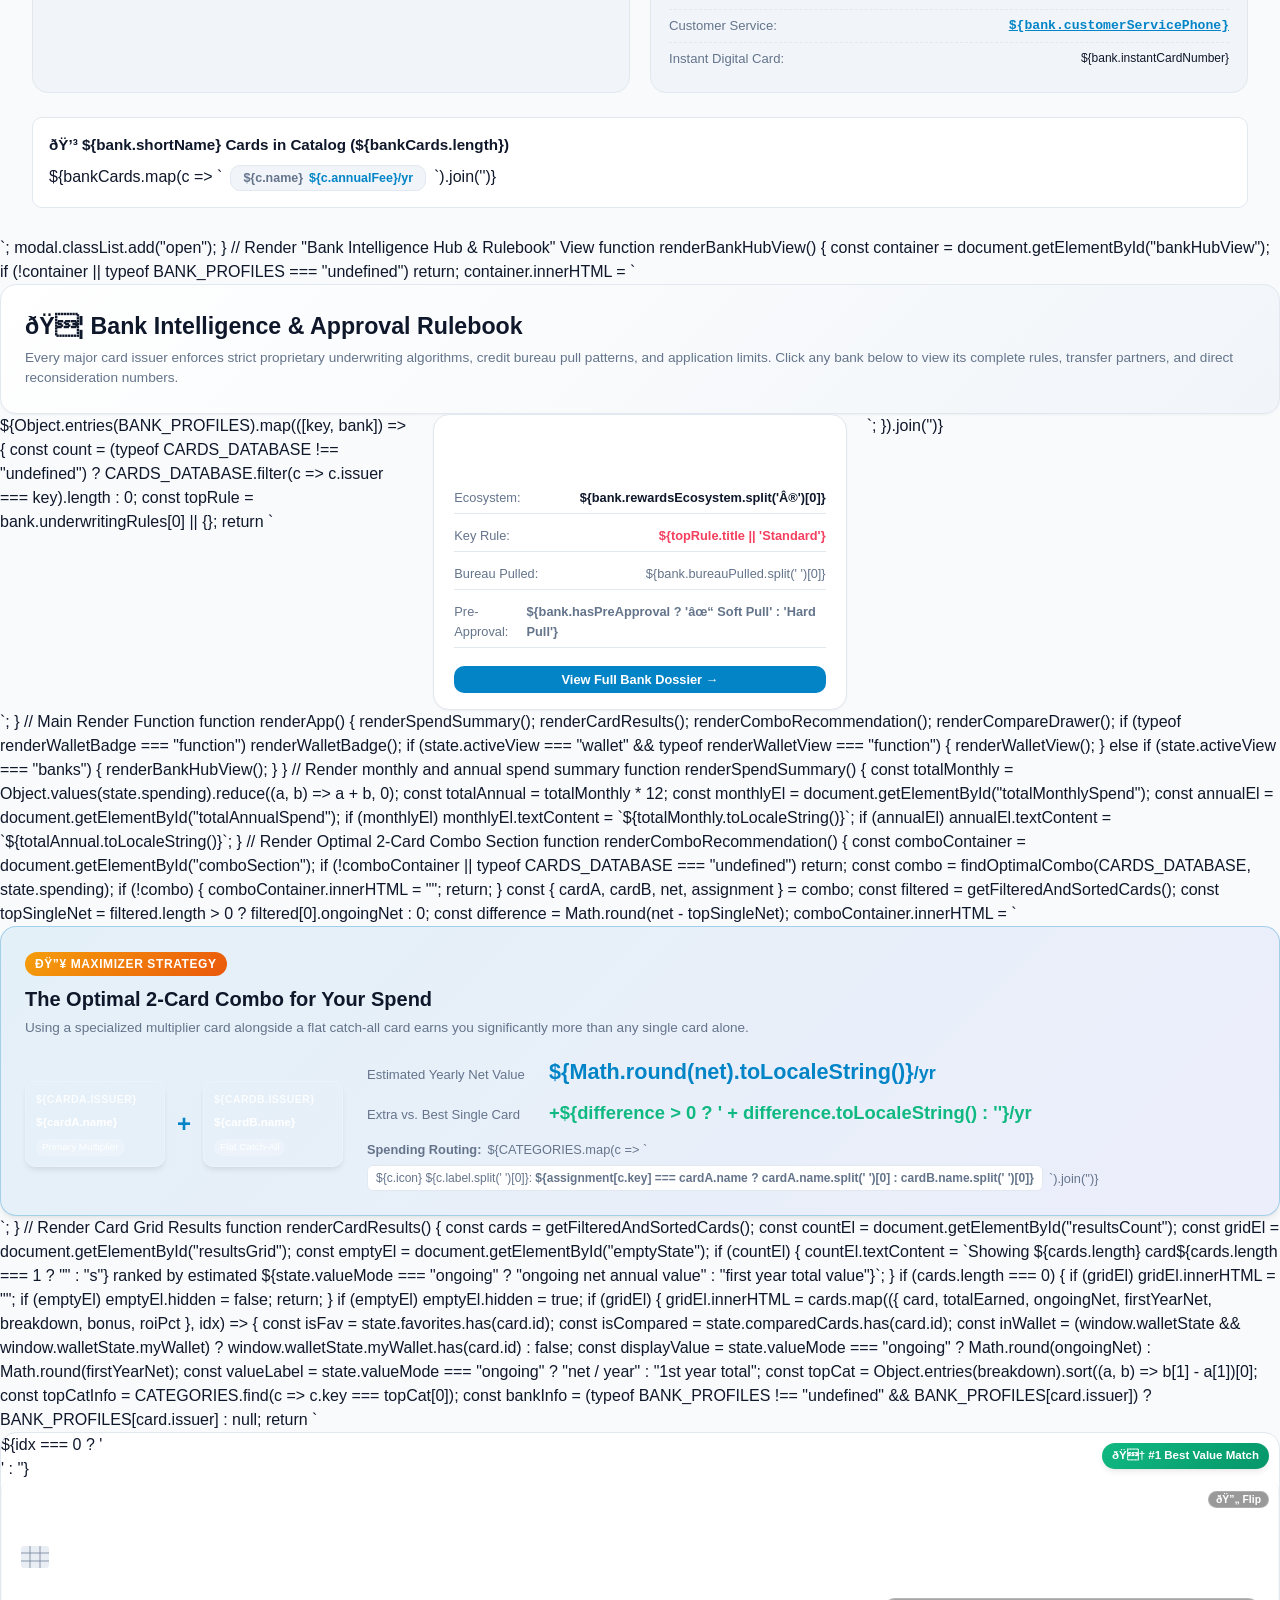
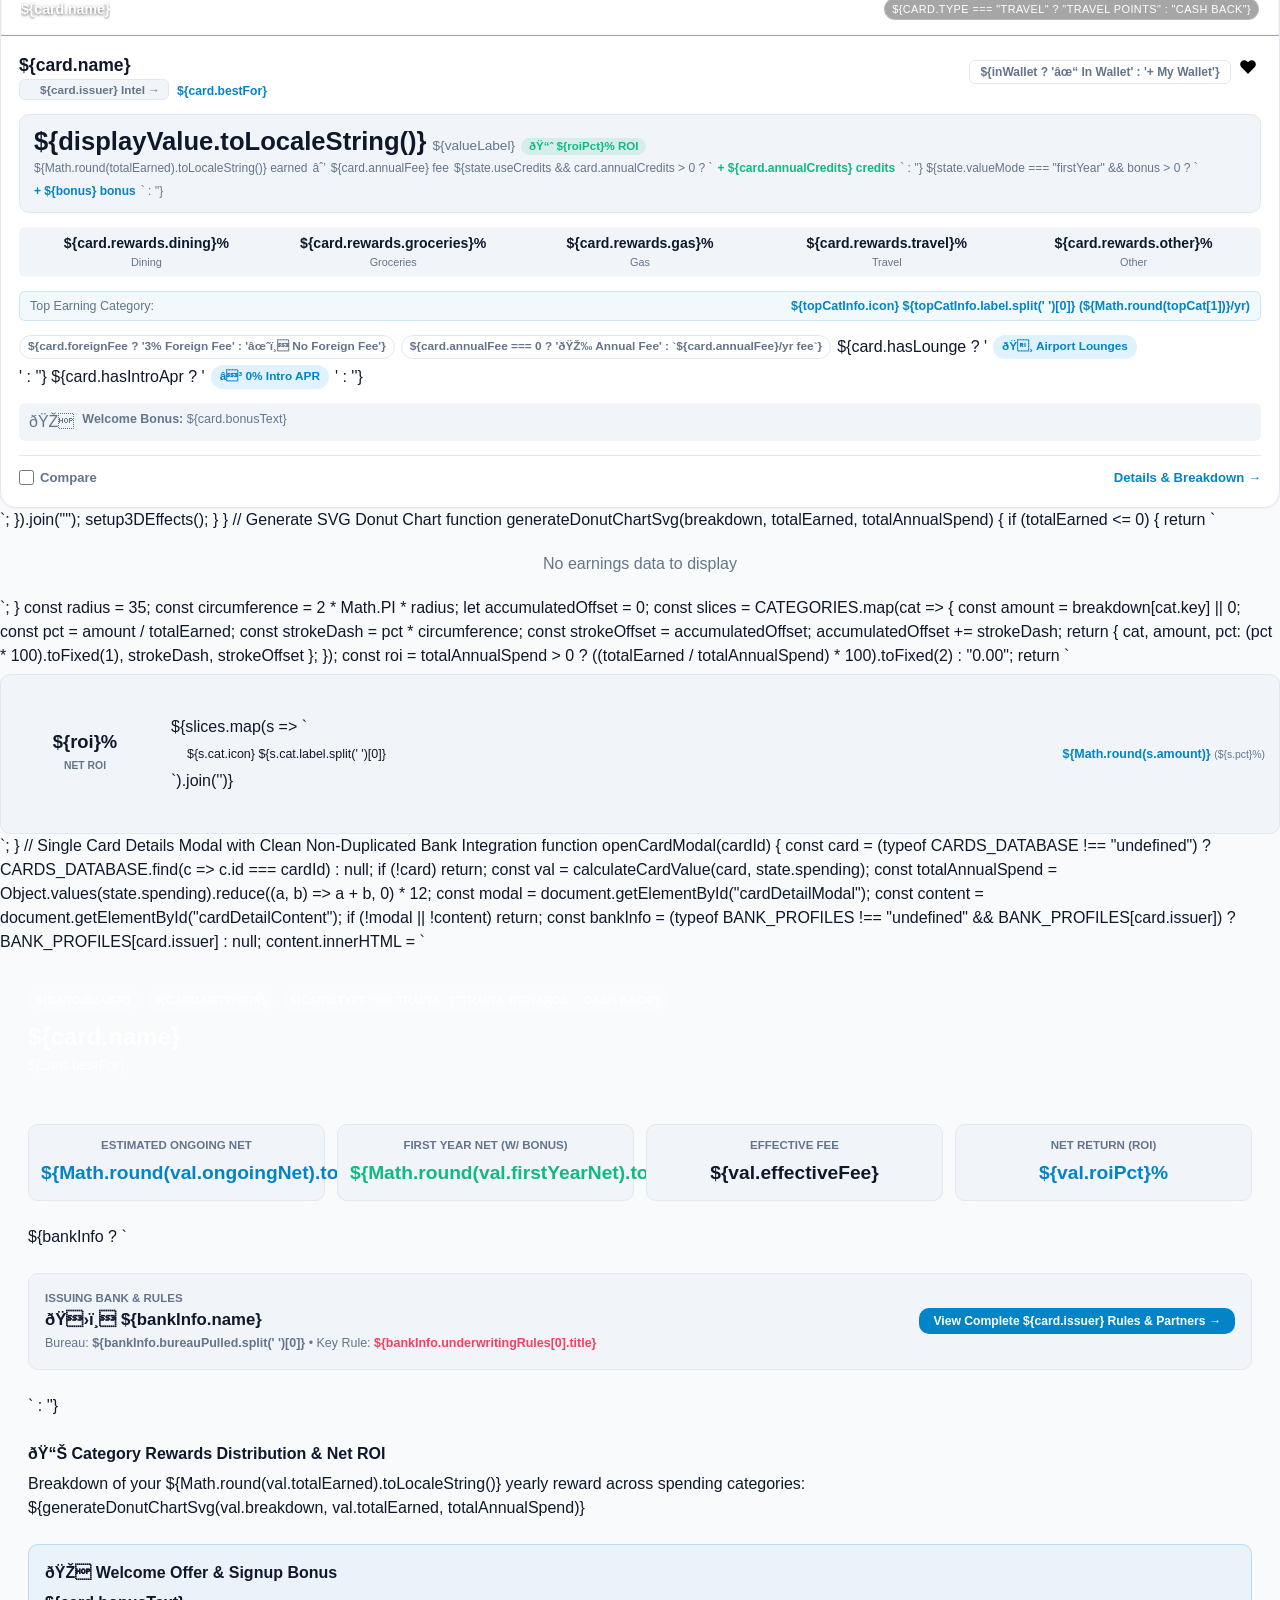
<file: bundle.html>
﻿<!DOCTYPE html>
<html lang="en" data-theme="light">
<head>
  <meta charset="utf-8">
  <meta name="viewport" content="width=device-width, initial-scale=1">
  <title>Card Finder Pro | Smart Credit Card Optimizer & Rewards Calculator</title>
  <meta name="description" content="Calculate and rank the best credit cards based on your actual spending habits, signup bonuses, and annual fee credits.">
  <style>
/* Ensure [hidden] always wins over component display rules */
[hidden] { display: none !important; }

/* ==========================================================================
   Card Finder Pro - Modern Fintech Design System & Styles
   ========================================================================== */

:root {
  /* Light Theme */
  --bg-primary: #f8fafc;
  --bg-surface: #ffffff;
  --bg-surface-alt: #f1f5f9;
  --bg-card: #ffffff;
  --border-color: #e2e8f0;
  --border-focus: #0284c7;
  
  --text-main: #0f172a;
  --text-muted: #64748b;
  --text-dim: #94a3b8;
  
  --primary: #0284c7;
  --primary-hover: #0369a1;
  --primary-light: #e0f2fe;
  --accent-green: #10b981;
  --accent-green-bg: #ecfdf5;
  --accent-amber: #f59e0b;
  --accent-amber-bg: #fffbeb;
  --accent-rose: #f43f5e;
  --accent-rose-bg: #fff1f2;
  
  --shadow-sm: 0 1px 2px 0 rgb(0 0 0 / 0.05);
  --shadow-md: 0 4px 6px -1px rgb(0 0 0 / 0.08), 0 2px 4px -2px rgb(0 0 0 / 0.05);
  --shadow-lg: 0 10px 15px -3px rgb(0 0 0 / 0.1), 0 4px 6px -4px rgb(0 0 0 / 0.08);
  --shadow-xl: 0 20px 25px -5px rgb(0 0 0 / 0.12), 0 8px 10px -6px rgb(0 0 0 / 0.06);

  --radius-sm: 6px;
  --radius-md: 10px;
  --radius-lg: 16px;
  --radius-xl: 24px;

  --font-family: -apple-system, BlinkMacSystemFont, "Segoe UI", Roboto, "Helvetica Neue", Arial, sans-serif;
}

[data-theme="dark"] {
  --bg-primary: #090d16;
  --bg-surface: #111827;
  --bg-surface-alt: #1e293b;
  --bg-card: #151e2e;
  --border-color: #243247;
  --border-focus: #38bdf8;
  
  --text-main: #f8fafc;
  --text-muted: #94a3b8;
  --text-dim: #64748b;
  
  --primary: #38bdf8;
  --primary-hover: #7dd3fc;
  --primary-light: #082f49;
  --accent-green: #34d399;
  --accent-green-bg: #064e3b;
  --accent-amber: #fbbf24;
  --accent-amber-bg: #451a03;
  --accent-rose: #fb7185;
  --accent-rose-bg: #4c0519;

  --shadow-sm: 0 1px 3px 0 rgb(0 0 0 / 0.4);
  --shadow-md: 0 4px 6px -1px rgb(0 0 0 / 0.5);
  --shadow-lg: 0 10px 15px -3px rgb(0 0 0 / 0.6);
  --shadow-xl: 0 20px 25px -5px rgb(0 0 0 / 0.7);
}

* {
  box-sizing: border-box;
  margin: 0;
  padding: 0;
}

body {
  font-family: var(--font-family);
  background-color: var(--bg-primary);
  color: var(--text-main);
  line-height: 1.5;
  -webkit-font-smoothing: antialiased;
  min-height: 100vh;
}

/* ==========================================================================
   Header & Navbar
   ========================================================================== */
.site-header {
  background: var(--bg-surface);
  border-bottom: 1px solid var(--border-color);
  position: sticky;
  top: 0;
  z-index: 40;
  backdrop-filter: blur(12px);
}

.header-container {
  max-width: 1400px;
  margin: 0 auto;
  padding: 14px 24px;
  display: flex;
  align-items: center;
  justify-content: space-between;
  gap: 16px;
}

.brand-wrapper {
  display: flex;
  align-items: center;
  gap: 12px;
}

.brand-icon {
  width: 40px;
  height: 40px;
  background: linear-gradient(135deg, #0284c7, #6366f1);
  border-radius: var(--radius-md);
  display: flex;
  align-items: center;
  justify-content: center;
  color: #fff;
  box-shadow: 0 4px 10px rgba(2, 132, 199, 0.35);
}

.brand-text h1 {
  font-size: 1.35rem;
  font-weight: 800;
  letter-spacing: -0.02em;
  background: linear-gradient(135deg, var(--text-main), var(--primary));
  -webkit-background-clip: text;
  -webkit-text-fill-color: transparent;
  line-height: 1.2;
}

.brand-text p {
  font-size: 0.8rem;
  color: var(--text-muted);
}

.header-actions {
  display: flex;
  align-items: center;
  gap: 10px;
}

.btn-header {
  display: inline-flex;
  align-items: center;
  gap: 6px;
  padding: 8px 14px;
  font-size: 0.85rem;
  font-weight: 500;
  background: var(--bg-surface-alt);
  color: var(--text-main);
  border: 1px solid var(--border-color);
  border-radius: var(--radius-md);
  cursor: pointer;
  transition: all 0.2s ease;
}

.btn-header:hover {
  background: var(--border-color);
  color: var(--primary);
}

.btn-icon-only {
  width: 38px;
  height: 38px;
  padding: 0;
  display: flex;
  align-items: center;
  justify-content: center;
}

/* ==========================================================================
   Main Layout Structure
   ========================================================================== */
.main-wrapper {
  max-width: 1400px;
  margin: 0 auto;
  padding: 24px;
  display: grid;
  grid-template-columns: 360px 1fr;
  gap: 28px;
  align-items: start;
}

@media (max-width: 1024px) {
  .main-wrapper {
    grid-template-columns: 1fr;
  }
}

/* ==========================================================================
   Sidebar: Spending & Filters
   ========================================================================== */
.sidebar {
  background: var(--bg-surface);
  border: 1px solid var(--border-color);
  border-radius: var(--radius-lg);
  padding: 22px;
  box-shadow: var(--shadow-sm);
  display: flex;
  flex-direction: column;
  gap: 24px;
  position: sticky;
  top: 86px;
  max-height: calc(100vh - 100px);
  overflow-y: auto;
}

.sidebar-section-title {
  display: flex;
  align-items: center;
  justify-content: space-between;
  font-size: 1rem;
  font-weight: 700;
  color: var(--text-main);
  margin-bottom: 12px;
}

.sidebar-section-title .section-badge {
  font-size: 0.75rem;
  font-weight: 600;
  color: var(--primary);
  background: var(--primary-light);
  padding: 2px 8px;
  border-radius: 999px;
}

/* Preset Lifestyle Buttons */
.presets-container {
  display: flex;
  flex-wrap: wrap;
  gap: 6px;
  margin-bottom: 16px;
}

.preset-pill {
  border: 1px solid var(--border-color);
  background: var(--bg-surface-alt);
  color: var(--text-muted);
  font-size: 0.8rem;
  font-weight: 500;
  padding: 6px 10px;
  border-radius: 999px;
  cursor: pointer;
  transition: all 0.15s ease;
}

.preset-pill:hover {
  border-color: var(--primary);
  color: var(--text-main);
}

.preset-pill.active {
  background: var(--primary);
  border-color: var(--primary);
  color: #fff;
}

/* Spending inputs */
.spend-field {
  margin-bottom: 14px;
}

.spend-field-header {
  display: flex;
  align-items: center;
  justify-content: space-between;
  margin-bottom: 4px;
}

.spend-field-header label {
  font-size: 0.85rem;
  font-weight: 600;
  color: var(--text-main);
  display: flex;
  align-items: center;
  gap: 6px;
}

.spend-input-wrap {
  display: flex;
  align-items: center;
  background: var(--bg-surface-alt);
  border: 1px solid var(--border-color);
  border-radius: var(--radius-sm);
  padding: 2px 8px;
  font-size: 0.85rem;
}

.spend-input-wrap:focus-within {
  border-color: var(--border-focus);
}

.currency-sym {
  color: var(--text-muted);
  font-weight: 600;
  margin-right: 2px;
}

.spend-input-wrap input[type="number"] {
  width: 65px;
  border: 0;
  background: transparent;
  color: var(--text-main);
  font-size: 0.85rem;
  font-weight: 700;
  text-align: right;
  outline: none;
}

.per-mo {
  font-size: 0.72rem;
  color: var(--text-dim);
  margin-left: 2px;
}

.spend-slider {
  width: 100%;
  accent-color: var(--primary);
  cursor: pointer;
  height: 5px;
}

/* Spend Total Summary Box */
.spend-summary-box {
  background: linear-gradient(135deg, var(--bg-surface-alt), var(--bg-surface));
  border: 1px solid var(--border-color);
  border-radius: var(--radius-md);
  padding: 12px 14px;
  display: flex;
  justify-content: space-around;
  text-align: center;
}

.spend-summary-item .summary-lbl {
  font-size: 0.72rem;
  color: var(--text-muted);
  text-transform: uppercase;
  font-weight: 600;
  letter-spacing: 0.05em;
  display: block;
}

.spend-summary-item .summary-val {
  font-size: 1.15rem;
  font-weight: 800;
  color: var(--primary);
}

/* Filters Inputs */
.filter-group {
  margin-bottom: 14px;
}

.filter-group label {
  display: block;
  font-size: 0.85rem;
  font-weight: 600;
  margin-bottom: 6px;
}

select, input[type="text"] {
  width: 100%;
  padding: 8px 12px;
  background: var(--bg-surface-alt);
  color: var(--text-main);
  border: 1px solid var(--border-color);
  border-radius: var(--radius-md);
  font-size: 0.88rem;
  outline: none;
  transition: border-color 0.15s ease;
}

select:focus, input[type="text"]:focus {
  border-color: var(--border-focus);
}

/* Reward Type Tab Selector */
.tab-group {
  display: grid;
  grid-template-columns: repeat(3, 1fr);
  background: var(--bg-surface-alt);
  padding: 3px;
  border-radius: var(--radius-md);
  border: 1px solid var(--border-color);
  margin-bottom: 14px;
}

.tab-btn {
  border: 0;
  background: transparent;
  color: var(--text-muted);
  font-size: 0.8rem;
  font-weight: 600;
  padding: 6px 0;
  border-radius: var(--radius-sm);
  cursor: pointer;
  transition: all 0.15s ease;
}

.tab-btn.active {
  background: var(--bg-surface);
  color: var(--text-main);
  box-shadow: var(--shadow-sm);
}

/* Checkboxes & Toggles */
.checkbox-item {
  display: flex;
  align-items: center;
  gap: 10px;
  font-size: 0.85rem;
  color: var(--text-main);
  cursor: pointer;
  margin-bottom: 8px;
  user-select: none;
}

.checkbox-item input[type="checkbox"] {
  width: 16px;
  height: 16px;
  accent-color: var(--primary);
  cursor: pointer;
}

.slider-group-header {
  display: flex;
  justify-content: space-between;
  align-items: center;
  font-size: 0.85rem;
  margin-bottom: 4px;
}

.slider-val-tag {
  font-weight: 700;
  color: var(--primary);
}

/* ==========================================================================
   Content Area & Top Maximizer Combo Banner
   ========================================================================== */
.content-area {
  display: flex;
  flex-direction: column;
  gap: 24px;
}

/* Combo Banner */
.combo-card-banner {
  background: linear-gradient(135deg, rgba(2, 132, 199, 0.08) 0%, rgba(99, 102, 241, 0.08) 100%);
  border: 1px solid rgba(2, 132, 199, 0.3);
  border-radius: var(--radius-lg);
  padding: 24px;
  box-shadow: var(--shadow-md);
  position: relative;
  overflow: hidden;
}

.combo-header {
  margin-bottom: 18px;
}

.combo-badge {
  display: inline-block;
  background: linear-gradient(135deg, #f59e0b, #ea580c);
  color: #fff;
  font-size: 0.75rem;
  font-weight: 700;
  padding: 3px 10px;
  border-radius: 999px;
  margin-bottom: 8px;
  text-transform: uppercase;
  letter-spacing: 0.05em;
}

.combo-header h3 {
  font-size: 1.25rem;
  font-weight: 800;
  color: var(--text-main);
  margin-bottom: 4px;
}

.combo-sub {
  font-size: 0.85rem;
  color: var(--text-muted);
}

.combo-body {
  display: grid;
  grid-template-columns: auto 1fr;
  gap: 24px;
  align-items: center;
}

@media (max-width: 768px) {
  .combo-body {
    grid-template-columns: 1fr;
  }
}

.combo-cards-visual {
  display: flex;
  align-items: center;
  gap: 12px;
}

.mini-card-preview {
  width: 140px;
  height: 86px;
  border-radius: var(--radius-md);
  padding: 10px;
  color: #fff;
  box-shadow: var(--shadow-md);
  display: flex;
  flex-direction: column;
  justify-content: space-between;
  border: 1px solid rgba(255, 255, 255, 0.2);
}

.mini-card-issuer {
  font-size: 0.65rem;
  text-transform: uppercase;
  letter-spacing: 0.05em;
  opacity: 0.85;
  font-weight: 600;
}

.mini-card-name {
  font-size: 0.72rem;
  font-weight: 700;
  line-height: 1.2;
}

.mini-card-role {
  font-size: 0.62rem;
  background: rgba(255, 255, 255, 0.2);
  padding: 1px 6px;
  border-radius: 999px;
  align-self: flex-start;
}

.combo-plus {
  font-size: 1.5rem;
  font-weight: 800;
  color: var(--primary);
}

.combo-stats {
  display: flex;
  flex-direction: column;
  gap: 10px;
}

.combo-stat-item {
  display: flex;
  align-items: baseline;
  gap: 12px;
}

.stat-lbl {
  font-size: 0.82rem;
  color: var(--text-muted);
  font-weight: 500;
  min-width: 170px;
}

.stat-val {
  font-size: 1.35rem;
  font-weight: 800;
}

.stat-val.highlight {
  color: var(--primary);
}

.stat-val.positive {
  color: var(--accent-green);
  font-size: 1.15rem;
}

.combo-strategy-guide {
  display: flex;
  flex-wrap: wrap;
  align-items: center;
  gap: 6px;
  font-size: 0.8rem;
  color: var(--text-muted);
  margin-top: 4px;
}

.route-pill {
  background: var(--bg-surface);
  border: 1px solid var(--border-color);
  padding: 3px 8px;
  border-radius: var(--radius-sm);
  font-size: 0.75rem;
}

/* ==========================================================================
   Toolbar (Search, Mode, Sorting)
   ========================================================================== */
.toolbar-bar {
  display: flex;
  flex-wrap: wrap;
  align-items: center;
  justify-content: space-between;
  gap: 14px;
  background: var(--bg-surface);
  border: 1px solid var(--border-color);
  padding: 14px 18px;
  border-radius: var(--radius-lg);
  box-shadow: var(--shadow-sm);
}

.toolbar-search {
  flex: 1;
  min-width: 220px;
  position: relative;
}

.toolbar-search input {
  padding-left: 36px;
}

.search-icon {
  position: absolute;
  left: 12px;
  top: 50%;
  transform: translateY(-50%);
  color: var(--text-dim);
  pointer-events: none;
}

.toolbar-controls {
  display: flex;
  align-items: center;
  flex-wrap: wrap;
  gap: 12px;
}

/* Value Mode Selector */
.value-mode-toggle {
  display: flex;
  background: var(--bg-surface-alt);
  border: 1px solid var(--border-color);
  border-radius: var(--radius-md);
  padding: 3px;
}

.mode-btn {
  border: 0;
  background: transparent;
  color: var(--text-muted);
  font-size: 0.8rem;
  font-weight: 600;
  padding: 5px 12px;
  border-radius: var(--radius-sm);
  cursor: pointer;
  transition: all 0.15s ease;
}

.mode-btn.active {
  background: var(--bg-surface);
  color: var(--primary);
  box-shadow: var(--shadow-sm);
}

.sort-select-wrap {
  display: flex;
  align-items: center;
  gap: 8px;
  font-size: 0.85rem;
  color: var(--text-muted);
}

.sort-select-wrap select {
  width: auto;
  padding: 6px 10px;
}

.results-meta-bar {
  display: flex;
  justify-content: space-between;
  align-items: center;
  font-size: 0.85rem;
  color: var(--text-muted);
  padding: 0 4px;
}

/* ==========================================================================
   Cards Grid
   ========================================================================== */
.cards-grid {
  display: grid;
  grid-template-columns: repeat(auto-fill, minmax(320px, 1fr));
  gap: 22px;
}

.card-item {
  background: var(--bg-card);
  border: 1px solid var(--border-color);
  border-radius: var(--radius-lg);
  overflow: hidden;
  box-shadow: var(--shadow-sm);
  display: flex;
  flex-direction: column;
  transition: transform 0.2s ease, box-shadow 0.2s ease, border-color 0.2s ease;
  position: relative;
}

.card-item:hover {
  transform: translateY(-3px);
  box-shadow: var(--shadow-lg);
  border-color: var(--border-focus);
}

.card-item.top-ranked {
  border-color: var(--primary);
  box-shadow: 0 0 0 1px var(--primary), var(--shadow-md);
}

.rank-ribbon {
  position: absolute;
  top: 10px;
  right: 10px;
  background: linear-gradient(135deg, #10b981, #059669);
  color: #fff;
  font-size: 0.72rem;
  font-weight: 700;
  padding: 4px 10px;
  border-radius: 999px;
  z-index: 10;
  box-shadow: var(--shadow-md);
}

/* Realistic Card Art Mockup Header */
.card-art-mockup {
  height: 120px;
  padding: 14px 18px;
  color: #fff;
  display: flex;
  flex-direction: column;
  justify-content: space-between;
  position: relative;
  border-top: 3px solid #38bdf8;
  user-select: none;
}

.card-art-top {
  display: flex;
  justify-content: space-between;
  align-items: center;
  font-size: 0.78rem;
  font-weight: 700;
  letter-spacing: 0.05em;
  text-transform: uppercase;
  opacity: 0.95;
}

.card-art-chip {
  display: flex;
  align-items: center;
  gap: 8px;
  opacity: 0.9;
}

.contactless-icon {
  opacity: 0.8;
}

.card-art-bottom {
  display: flex;
  justify-content: space-between;
  align-items: flex-end;
}

.card-art-name {
  font-size: 0.88rem;
  font-weight: 700;
  text-shadow: 0 1px 3px rgba(0, 0, 0, 0.6);
  white-space: nowrap;
  overflow: hidden;
  text-overflow: ellipsis;
  max-width: 200px;
}

.card-art-type {
  font-size: 0.68rem;
  background: rgba(0, 0, 0, 0.35);
  padding: 2px 7px;
  border-radius: 999px;
  border: 1px solid rgba(255, 255, 255, 0.2);
  text-transform: uppercase;
  letter-spacing: 0.04em;
}

/* Card Content Area */
.card-content {
  padding: 18px;
  display: flex;
  flex-direction: column;
  gap: 14px;
  flex: 1;
}

.card-header-meta {
  display: flex;
  justify-content: space-between;
  align-items: flex-start;
  gap: 8px;
}

.card-title {
  font-size: 1.1rem;
  font-weight: 700;
  color: var(--text-main);
  cursor: pointer;
  transition: color 0.15s ease;
  line-height: 1.3;
}

.card-title:hover {
  color: var(--primary);
}

.card-best-for {
  display: block;
  font-size: 0.76rem;
  font-weight: 600;
  color: var(--primary);
  margin-top: 2px;
}

.icon-action-btn {
  background: transparent;
  border: 0;
  cursor: pointer;
  color: var(--text-dim);
  padding: 4px;
  border-radius: var(--radius-sm);
  transition: all 0.15s ease;
}

.icon-action-btn:hover {
  color: var(--accent-rose);
}

/* Card Value Box */
.card-value-box {
  background: var(--bg-surface-alt);
  border: 1px solid var(--border-color);
  border-radius: var(--radius-md);
  padding: 12px 14px;
}

.value-amount {
  font-size: 1.6rem;
  font-weight: 800;
  line-height: 1.1;
  display: flex;
  align-items: baseline;
  gap: 6px;
}

.value-amount.positive {
  color: var(--accent-green);
}

.value-amount.negative {
  color: var(--accent-rose);
}

.value-sub {
  font-size: 0.85rem;
  font-weight: 500;
  color: var(--text-muted);
}

.value-formula {
  display: flex;
  flex-wrap: wrap;
  align-items: center;
  gap: 5px;
  font-size: 0.75rem;
  color: var(--text-muted);
  margin-top: 4px;
}

.credit-offset {
  color: var(--accent-green);
  font-weight: 600;
}

.bonus-offset {
  color: var(--primary);
  font-weight: 600;
}

/* Reward Rates Grid */
.card-reward-rates {
  display: grid;
  grid-template-columns: repeat(5, 1fr);
  background: var(--bg-surface-alt);
  border-radius: var(--radius-sm);
  padding: 6px 4px;
  text-align: center;
}

.rate-col {
  display: flex;
  flex-direction: column;
}

.rate-num {
  font-size: 0.88rem;
  font-weight: 800;
  color: var(--text-main);
}

.rate-lbl {
  font-size: 0.68rem;
  color: var(--text-muted);
}

/* Top Earner Pill */
.top-earner-bar {
  display: flex;
  align-items: center;
  justify-content: space-between;
  font-size: 0.78rem;
  background: rgba(2, 132, 199, 0.05);
  border: 1px solid rgba(2, 132, 199, 0.15);
  padding: 5px 10px;
  border-radius: var(--radius-sm);
}

.earner-tag {
  color: var(--text-muted);
}

.earner-val {
  font-weight: 700;
  color: var(--primary);
}

/* Feature Pills */
.card-pills {
  display: flex;
  flex-wrap: wrap;
  gap: 6px;
}

.pill {
  font-size: 0.74rem;
  font-weight: 600;
  padding: 2px 8px;
  border-radius: 999px;
  border: 1px solid var(--border-color);
  background: var(--bg-surface);
  color: var(--text-muted);
}

.pill.good {
  background: var(--accent-green-bg);
  color: var(--accent-green);
  border-color: transparent;
}

.pill.warn {
  background: var(--accent-rose-bg);
  color: var(--accent-rose);
  border-color: transparent;
}

.pill.fee {
  background: var(--bg-surface-alt);
  color: var(--text-muted);
}

.pill.perk {
  background: var(--primary-light);
  color: var(--primary);
  border-color: transparent;
}

/* Sign-up Bonus Snippet */
.card-bonus-snippet {
  display: flex;
  gap: 8px;
  font-size: 0.78rem;
  color: var(--text-muted);
  line-height: 1.35;
  background: var(--bg-surface-alt);
  padding: 8px 10px;
  border-radius: var(--radius-sm);
}

.bonus-icon {
  font-size: 1rem;
}

/* Card Actions Footer */
.card-footer-actions {
  display: flex;
  justify-content: space-between;
  align-items: center;
  margin-top: auto;
  padding-top: 10px;
  border-top: 1px solid var(--border-color);
}

.compare-checkbox-label {
  display: flex;
  align-items: center;
  gap: 6px;
  font-size: 0.82rem;
  font-weight: 600;
  color: var(--text-muted);
  cursor: pointer;
  user-select: none;
}

.compare-checkbox-label input {
  accent-color: var(--primary);
  width: 15px;
  height: 15px;
}

.details-btn {
  background: transparent;
  border: 0;
  color: var(--primary);
  font-size: 0.82rem;
  font-weight: 700;
  cursor: pointer;
  padding: 4px 0;
  transition: transform 0.15s ease;
}

.details-btn:hover {
  text-decoration: underline;
  transform: translateX(2px);
}

/* Empty State */
.empty-state {
  text-align: center;
  padding: 60px 20px;
  background: var(--bg-surface);
  border: 1px dashed var(--border-color);
  border-radius: var(--radius-lg);
  color: var(--text-muted);
}

.empty-state h3 {
  font-size: 1.2rem;
  color: var(--text-main);
  margin-bottom: 8px;
}

/* ==========================================================================
   Compare Drawer (Floating Sticky Bottom Bar)
   ========================================================================== */
.compare-drawer {
  position: fixed;
  bottom: -100px;
  left: 0;
  right: 0;
  background: var(--bg-surface);
  border-top: 1px solid var(--border-color);
  box-shadow: var(--shadow-xl);
  padding: 12px 24px;
  z-index: 50;
  transition: bottom 0.3s cubic-bezier(0.16, 1, 0.3, 1);
  backdrop-filter: blur(12px);
}

.compare-drawer.visible {
  bottom: 0;
}

.drawer-inner {
  max-width: 1400px;
  margin: 0 auto;
  display: flex;
  align-items: center;
  justify-content: space-between;
  gap: 16px;
  flex-wrap: wrap;
}

.drawer-left {
  display: flex;
  align-items: center;
  gap: 12px;
  flex-wrap: wrap;
}

.drawer-title {
  font-size: 0.9rem;
  font-weight: 700;
  color: var(--text-main);
}

.compare-chips {
  display: flex;
  align-items: center;
  gap: 8px;
  flex-wrap: wrap;
}

.compare-chip {
  display: flex;
  align-items: center;
  gap: 6px;
  background: var(--bg-surface-alt);
  border: 1px solid var(--border-color);
  padding: 4px 10px;
  border-radius: 999px;
  font-size: 0.78rem;
  font-weight: 600;
  color: var(--text-main);
}

.chip-color-dot {
  width: 8px;
  height: 8px;
  border-radius: 50%;
}

.chip-remove {
  border: 0;
  background: transparent;
  color: var(--text-dim);
  font-size: 1rem;
  cursor: pointer;
  line-height: 1;
}

.chip-remove:hover {
  color: var(--accent-rose);
}

.drawer-actions {
  display: flex;
  align-items: center;
  gap: 10px;
}

.btn-primary {
  background: var(--primary);
  color: #fff;
  border: 0;
  font-size: 0.88rem;
  font-weight: 700;
  padding: 8px 18px;
  border-radius: var(--radius-md);
  cursor: pointer;
  transition: background 0.15s ease;
}

.btn-primary:hover {
  background: var(--primary-hover);
}

.btn-secondary {
  background: var(--bg-surface-alt);
  color: var(--text-muted);
  border: 1px solid var(--border-color);
  font-size: 0.88rem;
  font-weight: 600;
  padding: 8px 14px;
  border-radius: var(--radius-md);
  cursor: pointer;
}

.btn-secondary:hover {
  color: var(--text-main);
}

/* ==========================================================================
   Modals (Card Detail & Comparison Matrix)
   ========================================================================== */
.modal-overlay {
  position: fixed;
  top: 0;
  left: 0;
  right: 0;
  bottom: 0;
  background: rgba(0, 0, 0, 0.65);
  backdrop-filter: blur(4px);
  display: flex;
  align-items: center;
  justify-content: center;
  padding: 20px;
  z-index: 100;
  opacity: 0;
  pointer-events: none;
  transition: opacity 0.25s ease;
}

.modal-overlay.open {
  opacity: 1;
  pointer-events: auto;
}

.modal-container {
  background: var(--bg-surface);
  border: 1px solid var(--border-color);
  border-radius: var(--radius-xl);
  width: 100%;
  max-width: 680px;
  max-height: 90vh;
  overflow-y: auto;
  box-shadow: var(--shadow-xl);
  position: relative;
  animation: modalScale 0.25s cubic-bezier(0.16, 1, 0.3, 1);
}

.modal-container.large-matrix {
  max-width: 1100px;
}

@keyframes modalScale {
  from { transform: scale(0.95); }
  to { transform: scale(1); }
}

.modal-close-btn {
  position: absolute;
  top: 14px;
  right: 16px;
  background: rgba(0, 0, 0, 0.4);
  color: #fff;
  border: 0;
  width: 32px;
  height: 32px;
  border-radius: 50%;
  font-size: 1.25rem;
  cursor: pointer;
  z-index: 20;
  display: flex;
  align-items: center;
  justify-content: center;
  transition: background 0.15s ease;
}

.modal-close-btn:hover {
  background: rgba(0, 0, 0, 0.7);
}

/* Modal Content Styling */
.modal-card-header {
  padding: 36px 28px 24px;
  color: #fff;
  border-radius: var(--radius-xl) var(--radius-xl) 0 0;
}

.modal-card-badges {
  display: flex;
  gap: 8px;
  margin-bottom: 8px;
}

.modal-badge {
  font-size: 0.72rem;
  background: rgba(255, 255, 255, 0.2);
  padding: 2px 8px;
  border-radius: 999px;
  font-weight: 600;
  text-transform: uppercase;
}

.modal-card-header h2 {
  font-size: 1.5rem;
  font-weight: 800;
}

.modal-card-sub {
  font-size: 0.88rem;
  opacity: 0.9;
}

.modal-card-body {
  padding: 24px 28px;
  display: flex;
  flex-direction: column;
  gap: 24px;
}

.modal-stats-grid {
  display: grid;
  grid-template-columns: repeat(auto-fit, minmax(130px, 1fr));
  gap: 12px;
}

.modal-stat-card {
  background: var(--bg-surface-alt);
  border: 1px solid var(--border-color);
  padding: 12px;
  border-radius: var(--radius-md);
  text-align: center;
}

.modal-stat-card .lbl {
  display: block;
  font-size: 0.72rem;
  color: var(--text-muted);
  font-weight: 600;
  text-transform: uppercase;
  margin-bottom: 4px;
}

.modal-stat-card .val {
  font-size: 1.2rem;
  font-weight: 800;
  color: var(--text-main);
}

.modal-stat-card .val.highlight {
  color: var(--primary);
}

.modal-stat-card .val.positive {
  color: var(--accent-green);
}

/* Breakdown Progress Bars */
.breakdown-bars {
  display: flex;
  flex-direction: column;
  gap: 10px;
  margin-top: 12px;
}

.bar-row {
  display: flex;
  flex-direction: column;
  gap: 4px;
}

.bar-label {
  display: flex;
  justify-content: space-between;
  font-size: 0.82rem;
  font-weight: 600;
  color: var(--text-main);
}

.bar-amt {
  font-weight: 700;
}

.bar-track {
  height: 8px;
  background: var(--bg-surface-alt);
  border-radius: 999px;
  overflow: hidden;
  border: 1px solid var(--border-color);
}

.bar-fill {
  height: 100%;
  border-radius: 999px;
}

.modal-section h3 {
  font-size: 1rem;
  font-weight: 700;
  margin-bottom: 6px;
  color: var(--text-main);
}

.modal-section.highlight-box {
  background: rgba(2, 132, 199, 0.06);
  border: 1px solid rgba(2, 132, 199, 0.2);
  padding: 16px;
  border-radius: var(--radius-md);
}

.modal-section.credit-box {
  background: rgba(16, 185, 129, 0.06);
  border: 1px solid rgba(16, 185, 129, 0.2);
  padding: 16px;
  border-radius: var(--radius-md);
}

.perks-checklist {
  list-style: none;
  display: flex;
  flex-direction: column;
  gap: 8px;
  margin-top: 8px;
}

.perks-checklist li {
  display: flex;
  align-items: flex-start;
  gap: 10px;
  font-size: 0.85rem;
  color: var(--text-main);
}

.check-icon {
  color: var(--accent-green);
  font-weight: 800;
}

.tips-box {
  background: var(--bg-surface-alt);
  border-left: 4px solid var(--primary);
  padding: 12px 16px;
  border-radius: 0 var(--radius-md) var(--radius-md) 0;
  font-size: 0.85rem;
}

.tips-box h4 {
  font-size: 0.88rem;
  margin-bottom: 4px;
}

/* Comparison Matrix Modal */
.matrix-modal-header {
  padding: 24px;
  border-bottom: 1px solid var(--border-color);
}

.matrix-table-wrap {
  padding: 20px;
  overflow-x: auto;
}

.comparison-matrix {
  width: 100%;
  border-collapse: collapse;
  font-size: 0.88rem;
}

.comparison-matrix th,
.comparison-matrix td {
  padding: 12px 14px;
  border-bottom: 1px solid var(--border-color);
  text-align: left;
}

.matrix-feature-col {
  width: 220px;
  font-weight: 700;
  background: var(--bg-surface-alt);
  position: sticky;
  left: 0;
  z-index: 5;
}

.matrix-card-thumb {
  padding: 14px;
  border-radius: var(--radius-md);
  color: #fff;
  min-width: 180px;
  display: flex;
  flex-direction: column;
  gap: 4px;
  box-shadow: var(--shadow-sm);
}

.matrix-thumb-issuer {
  font-size: 0.68rem;
  text-transform: uppercase;
  letter-spacing: 0.05em;
  opacity: 0.85;
}

.matrix-thumb-name {
  font-size: 0.82rem;
  font-weight: 700;
  line-height: 1.2;
}

.matrix-val.highlight {
  color: var(--primary);
  font-weight: 800;
  font-size: 1rem;
}

.matrix-val.positive {
  color: var(--accent-green);
  font-weight: 800;
  font-size: 1rem;
}

.matrix-small {
  font-size: 0.78rem;
  color: var(--text-muted);
}

/* ==========================================================================
   Print Stylesheet
   ========================================================================== */
@media print {
  .site-header,
  .sidebar,
  .toolbar-bar,
  .compare-drawer,
  .modal-overlay,
  .card-footer-actions,
  .card-quick-actions {
    display: none !important;
  }

  body {
    background: #fff !important;
    color: #000 !important;
  }

  .main-wrapper {
    display: block !important;
    padding: 0 !important;
  }

  .card-item {
    break-inside: avoid;
    box-shadow: none !important;
    border: 1px solid #ccc !important;
    margin-bottom: 16px;
  }
}


/* ==========================================================================
   New Features: View Switcher, 3D Cards, Holographic Sheen, My Wallet, Charts
   ========================================================================== */

/* Top View Switcher in Navbar */
.view-tabs {
  display: flex;
  background: var(--bg-surface-alt);
  border: 1px solid var(--border-color);
  padding: 4px;
  border-radius: var(--radius-md);
  gap: 4px;
}

.view-tab-btn {
  display: inline-flex;
  align-items: center;
  gap: 8px;
  padding: 6px 14px;
  font-size: 0.85rem;
  font-weight: 700;
  border: 0;
  background: transparent;
  color: var(--text-muted);
  border-radius: var(--radius-sm);
  cursor: pointer;
  transition: all 0.2s ease;
}

.view-tab-btn:hover {
  color: var(--text-main);
}

.view-tab-btn.active {
  background: var(--bg-surface);
  color: var(--primary);
  box-shadow: var(--shadow-sm);
}

.wallet-badge-count {
  background: var(--primary);
  color: #fff;
  font-size: 0.7rem;
  padding: 1px 6px;
  border-radius: 999px;
  font-weight: 800;
}

/* 3D Card Animation & Holographic Sheen */
.card-art-3d-wrapper {
  perspective: 1200px;
  height: 155px;
  width: 100%;
  position: relative;
  cursor: pointer;
  user-select: none;
}

.card-art-3d-inner {
  position: relative;
  width: 100%;
  height: 100%;
  transform-style: preserve-3d;
  transition: transform 0.55s cubic-bezier(0.2, 0.8, 0.2, 1);
  border-radius: var(--radius-md) var(--radius-md) 0 0;
}

.card-art-3d-inner.flipped {
  transform: rotateY(180deg) !important;
}

.card-art-front,
.card-art-back {
  position: absolute;
  inset: 0;
  width: 100%;
  height: 100%;
  backface-visibility: hidden;
  -webkit-backface-visibility: hidden;
  border-radius: var(--radius-md) var(--radius-md) 0 0;
  padding: 16px 20px;
  color: #fff;
  display: flex;
  flex-direction: column;
  justify-content: space-between;
  overflow: hidden;
  box-shadow: inset 0 1px 1px rgba(255, 255, 255, 0.25), inset 0 -1px 1px rgba(0, 0, 0, 0.4);
}

.card-art-back {
  transform: rotateY(180deg);
  background: #1e293b;
  padding: 14px 18px;
}

.card-mag-stripe {
  height: 32px;
  background: #0f172a;
  margin: -14px -18px 10px -18px;
  width: calc(100% + 36px);
  box-shadow: inset 0 2px 4px rgba(0, 0, 0, 0.6);
}

.card-signature-strip {
  background: #f1f5f9;
  height: 24px;
  border-radius: 3px;
  display: flex;
  align-items: center;
  justify-content: flex-end;
  padding: 0 8px;
  color: #0f172a;
  font-family: monospace;
  font-size: 0.75rem;
  letter-spacing: 2px;
  font-weight: 700;
}

.card-back-meta {
  display: flex;
  justify-content: space-between;
  align-items: center;
  font-size: 0.7rem;
  opacity: 0.85;
}

/* Holographic dynamic sheen */
.card-holographic-sheen {
  position: absolute;
  inset: 0;
  border-radius: inherit;
  pointer-events: none;
  background: linear-gradient(
    115deg,
    transparent 0%,
    rgba(255, 255, 255, 0.15) 35%,
    rgba(255, 255, 255, 0.45) 50%,
    rgba(255, 255, 255, 0.15) 65%,
    transparent 100%
  );
  opacity: 0;
  mix-blend-mode: overlay;
  transition: opacity 0.3s ease;
  z-index: 5;
}

.card-art-3d-wrapper:hover .card-holographic-sheen {
  opacity: 1;
}

.flip-hint-btn {
  position: absolute;
  top: 10px;
  right: 10px;
  background: rgba(0, 0, 0, 0.4);
  color: #fff;
  border: 1px solid rgba(255, 255, 255, 0.2);
  border-radius: 999px;
  font-size: 0.65rem;
  font-weight: 600;
  padding: 2px 7px;
  cursor: pointer;
  z-index: 10;
  display: flex;
  align-items: center;
  gap: 4px;
  transition: background 0.15s ease;
}

.flip-hint-btn:hover {
  background: rgba(0, 0, 0, 0.7);
}

/* Add to Wallet Button on Cards */
.wallet-toggle-btn {
  background: transparent;
  border: 1px solid var(--border-color);
  color: var(--text-muted);
  font-size: 0.75rem;
  font-weight: 600;
  padding: 4px 10px;
  border-radius: var(--radius-sm);
  cursor: pointer;
  display: inline-flex;
  align-items: center;
  gap: 5px;
  transition: all 0.15s ease;
}

.wallet-toggle-btn:hover {
  border-color: var(--primary);
  color: var(--primary);
}

.wallet-toggle-btn.in-wallet {
  background: var(--primary-light);
  border-color: var(--primary);
  color: var(--primary);
}

/* ==========================================================================
   Donut Charts & Visual ROI Gauge
   ========================================================================== */
.roi-visual-container {
  display: grid;
  grid-template-columns: 140px 1fr;
  align-items: center;
  gap: 16px;
  background: var(--bg-surface-alt);
  border: 1px solid var(--border-color);
  border-radius: var(--radius-md);
  padding: 14px;
  margin-top: 6px;
}

.donut-chart-svg {
  width: 130px;
  height: 130px;
  transform: rotate(-90deg);
  border-radius: 50%;
}

.donut-segment {
  fill: transparent;
  stroke-width: 22;
  transition: stroke-width 0.2s ease, stroke 0.2s ease;
  cursor: pointer;
}

.donut-segment:hover {
  stroke-width: 26;
}

.donut-center-group {
  position: absolute;
  top: 50%;
  left: 50%;
  transform: translate(-50%, -50%);
  text-align: center;
  pointer-events: none;
}

.donut-center-val {
  font-size: 1.15rem;
  font-weight: 800;
  color: var(--text-main);
  line-height: 1.1;
  display: block;
}

.donut-center-lbl {
  font-size: 0.65rem;
  color: var(--text-muted);
  text-transform: uppercase;
  font-weight: 700;
}

.donut-legend {
  display: flex;
  flex-direction: column;
  gap: 6px;
}

.donut-legend-item {
  display: flex;
  align-items: center;
  justify-content: space-between;
  font-size: 0.78rem;
}

.donut-legend-left {
  display: flex;
  align-items: center;
  gap: 6px;
  color: var(--text-main);
}

.donut-color-dot {
  width: 10px;
  height: 10px;
  border-radius: 3px;
}

.donut-legend-right {
  font-weight: 700;
  color: var(--primary);
}

/* Card ROI Badge */
.roi-metric-pill {
  display: inline-flex;
  align-items: center;
  gap: 4px;
  font-size: 0.72rem;
  font-weight: 800;
  background: rgba(16, 185, 129, 0.12);
  color: var(--accent-green);
  padding: 2px 8px;
  border-radius: 999px;
}

/* ==========================================================================
   "My Wallet" & Swipe Guide View
   ========================================================================== */
.wallet-view-container {
  display: flex;
  flex-direction: column;
  gap: 24px;
}

.wallet-dashboard-hero {
  background: linear-gradient(135deg, var(--bg-surface), var(--bg-surface-alt));
  border: 1px solid var(--border-color);
  border-radius: var(--radius-lg);
  padding: 24px;
  box-shadow: var(--shadow-sm);
  display: grid;
  grid-template-columns: 1fr auto;
  gap: 20px;
  align-items: center;
}

@media (max-width: 768px) {
  .wallet-dashboard-hero {
    grid-template-columns: 1fr;
  }
}

.wallet-summary-kpis {
  display: flex;
  gap: 24px;
  flex-wrap: wrap;
}

.kpi-block .kpi-lbl {
  display: block;
  font-size: 0.75rem;
  color: var(--text-muted);
  font-weight: 600;
  text-transform: uppercase;
}

.kpi-block .kpi-val {
  font-size: 1.6rem;
  font-weight: 800;
  color: var(--text-main);
  line-height: 1.1;
}

.kpi-block .kpi-val.highlight {
  color: var(--primary);
}

/* Swipe Guide Cheat Sheet Table */
.swipe-guide-card {
  background: var(--bg-surface);
  border: 1px solid var(--border-color);
  border-radius: var(--radius-lg);
  padding: 24px;
  box-shadow: var(--shadow-sm);
}

.swipe-guide-header {
  margin-bottom: 18px;
}

.swipe-guide-header h3 {
  font-size: 1.25rem;
  font-weight: 800;
  margin-bottom: 4px;
}

.swipe-grid {
  display: grid;
  grid-template-columns: repeat(auto-fit, minmax(240px, 1fr));
  gap: 16px;
}

.swipe-item {
  background: var(--bg-surface-alt);
  border: 1px solid var(--border-color);
  border-radius: var(--radius-md);
  padding: 16px;
  display: flex;
  flex-direction: column;
  justify-content: space-between;
  gap: 12px;
  position: relative;
  overflow: hidden;
}

.swipe-item-top {
  display: flex;
  align-items: center;
  gap: 10px;
}

.swipe-cat-icon {
  font-size: 1.6rem;
}

.swipe-cat-info h4 {
  font-size: 0.95rem;
  font-weight: 700;
  line-height: 1.2;
}

.swipe-cat-info span {
  font-size: 0.75rem;
  color: var(--text-muted);
}

.swipe-recommendation {
  background: var(--bg-surface);
  border: 1px solid var(--border-color);
  border-radius: var(--radius-sm);
  padding: 10px 12px;
}

.swipe-rec-lbl {
  font-size: 0.68rem;
  font-weight: 700;
  color: var(--primary);
  text-transform: uppercase;
  display: block;
}

.swipe-rec-card {
  font-size: 0.95rem;
  font-weight: 800;
  color: var(--text-main);
  display: block;
  white-space: nowrap;
  overflow: hidden;
  text-overflow: ellipsis;
}

.swipe-rec-rate {
  font-size: 0.8rem;
  color: var(--accent-green);
  font-weight: 700;
}

/* Missed Rewards Alert */
.missed-rewards-banner {
  background: linear-gradient(135deg, rgba(239, 68, 68, 0.08) 0%, rgba(245, 158, 11, 0.08) 100%);
  border: 1px solid rgba(239, 68, 68, 0.25);
  border-radius: var(--radius-lg);
  padding: 18px 24px;
  display: flex;
  align-items: center;
  justify-content: space-between;
  gap: 16px;
  flex-wrap: wrap;
}

.missed-alert-text h4 {
  font-size: 1rem;
  font-weight: 800;
  color: var(--accent-rose);
  margin-bottom: 2px;
}

.missed-alert-text p {
  font-size: 0.85rem;
  color: var(--text-muted);
}

.missed-alert-badge {
  font-size: 1.35rem;
  font-weight: 800;
  color: var(--accent-rose);
  background: var(--bg-surface);
  border: 1px solid rgba(239, 68, 68, 0.2);
  padding: 6px 16px;
  border-radius: var(--radius-md);
  white-space: nowrap;
}

/* Wallet Card Selector Chips */
.wallet-card-selector {
  background: var(--bg-surface);
  border: 1px solid var(--border-color);
  border-radius: var(--radius-lg);
  padding: 22px;
}

.wallet-card-selector h3 {
  font-size: 1.15rem;
  font-weight: 800;
  margin-bottom: 6px;
}

.wallet-picker-grid {
  display: grid;
  grid-template-columns: repeat(auto-fill, minmax(280px, 1fr));
  gap: 12px;
  margin-top: 14px;
}

.wallet-pick-item {
  display: flex;
  align-items: center;
  justify-content: space-between;
  background: var(--bg-surface-alt);
  border: 1px solid var(--border-color);
  border-radius: var(--radius-md);
  padding: 10px 14px;
  cursor: pointer;
  transition: all 0.15s ease;
}

.wallet-pick-item:hover {
  border-color: var(--primary);
}

.wallet-pick-item.active {
  background: var(--primary-light);
  border-color: var(--primary);
}

.pick-item-info {
  display: flex;
  flex-direction: column;
}

.pick-item-name {
  font-size: 0.85rem;
  font-weight: 700;
  color: var(--text-main);
}

.pick-item-sub {
  font-size: 0.72rem;
  color: var(--text-muted);
}


/* ==========================================================================
   Bank Intelligence & Underwriting Dossier Styles
   ========================================================================== */

/* Bank Intel Clickable Pill on Cards */
.card-bank-intel-pill {
  display: inline-flex;
  align-items: center;
  gap: 5px;
  background: var(--bg-surface-alt);
  border: 1px solid var(--border-color);
  color: var(--text-muted);
  font-size: 0.73rem;
  font-weight: 700;
  padding: 3px 8px;
  border-radius: var(--radius-sm);
  cursor: pointer;
  transition: all 0.15s ease;
  user-select: none;
}

.card-bank-intel-pill:hover {
  background: var(--primary-light);
  border-color: var(--primary);
  color: var(--primary);
  transform: translateY(-1px);
}

.bank-color-indicator {
  width: 7px;
  height: 7px;
  border-radius: 50%;
  flex-shrink: 0;
}

/* Bank Intelligence Modal Container */
.bank-modal-container {
  max-width: 850px;
}

.bank-modal-header {
  padding: 28px 32px 20px;
  color: #fff;
  border-radius: var(--radius-xl) var(--radius-xl) 0 0;
  position: relative;
}

.bank-modal-brand {
  display: flex;
  align-items: center;
  gap: 14px;
  margin-bottom: 8px;
}

.bank-brand-icon-box {
  width: 48px;
  height: 48px;
  border-radius: var(--radius-md);
  background: rgba(255, 255, 255, 0.2);
  display: flex;
  align-items: center;
  justify-content: center;
  font-size: 1.5rem;
  border: 1px solid rgba(255, 255, 255, 0.3);
  backdrop-filter: blur(4px);
}

.bank-modal-header h2 {
  font-size: 1.6rem;
  font-weight: 800;
  line-height: 1.2;
}

.bank-modal-sub {
  font-size: 0.88rem;
  opacity: 0.9;
  display: flex;
  gap: 12px;
  flex-wrap: wrap;
}

/* Bank Dossier Content */
.bank-dossier-body {
  padding: 28px 32px;
  display: flex;
  flex-direction: column;
  gap: 24px;
}

.bank-dossier-grid {
  display: grid;
  grid-template-columns: 1fr 1fr;
  gap: 20px;
}

@media (max-width: 768px) {
  .bank-dossier-grid {
    grid-template-columns: 1fr;
  }
}

.bank-info-card {
  background: var(--bg-surface-alt);
  border: 1px solid var(--border-color);
  border-radius: var(--radius-lg);
  padding: 18px;
  display: flex;
  flex-direction: column;
  gap: 12px;
}

.bank-card-title {
  display: flex;
  align-items: center;
  gap: 8px;
  font-size: 0.95rem;
  font-weight: 800;
  color: var(--text-main);
  border-bottom: 1px solid var(--border-color);
  padding-bottom: 8px;
}

.bank-rule-item {
  background: var(--bg-surface);
  border: 1px solid var(--border-color);
  border-radius: var(--radius-md);
  padding: 10px 12px;
  margin-bottom: 8px;
}

.bank-rule-header {
  font-size: 0.85rem;
  font-weight: 800;
  color: var(--accent-rose);
  margin-bottom: 3px;
  display: flex;
  align-items: center;
  gap: 6px;
}

.bank-rule-desc {
  font-size: 0.8rem;
  color: var(--text-muted);
  line-height: 1.4;
}

/* Partner Chips Grid */
.transfer-partners-list {
  display: grid;
  grid-template-columns: 1fr;
  gap: 8px;
}

.partner-row {
  display: flex;
  justify-content: space-between;
  align-items: center;
  background: var(--bg-surface);
  border: 1px solid var(--border-color);
  border-radius: var(--radius-sm);
  padding: 8px 10px;
  font-size: 0.82rem;
}

.partner-name {
  font-weight: 700;
  color: var(--text-main);
  display: flex;
  align-items: center;
  gap: 6px;
}

.partner-tag {
  font-size: 0.68rem;
  padding: 1px 6px;
  border-radius: 999px;
  font-weight: 600;
}

.partner-tag.airline {
  background: var(--primary-light);
  color: var(--primary);
}

.partner-tag.hotel {
  background: var(--accent-amber-bg);
  color: var(--accent-amber);
}

.partner-tag.cash {
  background: var(--accent-green-bg);
  color: var(--accent-green);
}

.partner-ratio {
  font-weight: 800;
  color: var(--primary);
  font-size: 0.85rem;
}

.partner-note {
  font-size: 0.72rem;
  color: var(--text-muted);
  display: block;
}

/* Bureau Pull Box */
.bureau-badge-box {
  display: flex;
  align-items: center;
  gap: 8px;
  background: rgba(2, 132, 199, 0.08);
  border: 1px solid rgba(2, 132, 199, 0.25);
  padding: 10px 14px;
  border-radius: var(--radius-md);
  font-size: 0.85rem;
  color: var(--text-main);
}

.bureau-icon {
  font-size: 1.25rem;
}

/* Pre-Approval Status Tag */
.preapproval-status-tag {
  display: inline-flex;
  align-items: center;
  gap: 6px;
  font-size: 0.78rem;
  font-weight: 700;
  padding: 3px 10px;
  border-radius: 999px;
  background: var(--accent-green-bg);
  color: var(--accent-green);
  border: 1px solid rgba(16, 185, 129, 0.3);
}

.preapproval-status-tag.unavailable {
  background: var(--bg-surface-alt);
  color: var(--text-muted);
  border-color: var(--border-color);
}

/* Direct Contacts Box */
.contact-hotline-row {
  display: flex;
  justify-content: space-between;
  align-items: center;
  padding: 6px 0;
  border-bottom: 1px dashed var(--border-color);
  font-size: 0.82rem;
}

.contact-hotline-row:last-child {
  border-bottom: 0;
}

.hotline-num {
  font-family: monospace;
  font-weight: 700;
  color: var(--primary);
}

/* Bank Hub View (Tab 3 in Header) */
.bank-hub-container {
  display: flex;
  flex-direction: column;
  gap: 24px;
}

.bank-hub-grid {
  display: grid;
  grid-template-columns: repeat(auto-fill, minmax(320px, 1fr));
  gap: 20px;
}

.bank-hub-card {
  background: var(--bg-surface);
  border: 1px solid var(--border-color);
  border-radius: var(--radius-lg);
  overflow: hidden;
  box-shadow: var(--shadow-sm);
  transition: transform 0.2s ease, border-color 0.2s ease;
  cursor: pointer;
}

.bank-hub-card:hover {
  transform: translateY(-2px);
  border-color: var(--border-focus);
}

.bank-hub-header {
  padding: 16px 20px;
  color: #fff;
  display: flex;
  justify-content: space-between;
  align-items: center;
}

.bank-hub-body {
  padding: 16px 20px;
  display: flex;
  flex-direction: column;
  gap: 12px;
}

.bank-quick-stat {
  font-size: 0.8rem;
  color: var(--text-muted);
  display: flex;
  justify-content: space-between;
  border-bottom: 1px solid var(--border-color);
  padding-bottom: 6px;
}

</style>
</head>
<body>

  <!-- Top Sticky Header -->
  <header class="site-header">
    <div class="header-container">
      <div class="brand-wrapper">
        <div class="brand-icon">
          <svg width="22" height="22" viewBox="0 0 24 24" fill="none" stroke="currentColor" stroke-width="2.2" stroke-linecap="round" stroke-linejoin="round">
            <rect x="2" y="5" width="20" height="14" rx="3"/>
            <line x1="2" y1="10" x2="22" y2="10"/>
            <line x1="6" y1="15" x2="8" y2="15"/>
          </svg>
        </div>
        <div class="brand-text">
          <h1>Card Finder Pro</h1>
          <p>Personalized Rewards Calculator & Card Maximizer</p>
        </div>
      </div>

      <!-- Main Navigation Tabs: Finder vs My Wallet vs Bank Intel -->
      <nav class="view-tabs" role="tablist">
        <button class="view-tab-btn active" id="tabFinder" role="tab" data-view="finder">
          <svg width="15" height="15" viewBox="0 0 24 24" fill="none" stroke="currentColor" stroke-width="2"><circle cx="11" cy="11" r="8"/><line x1="21" y1="21" x2="16.65" y2="16.65"/></svg>
          Card Finder
        </button>
        <button class="view-tab-btn" id="tabWallet" role="tab" data-view="wallet">
          <svg width="15" height="15" viewBox="0 0 24 24" fill="none" stroke="currentColor" stroke-width="2"><rect x="2" y="5" width="20" height="14" rx="3"/><line x1="2" y1="10" x2="22" y2="10"/></svg>
          My Wallet & Swipe Guide
          <span id="walletBadge" class="wallet-badge-count">0</span>
        </button>
        <button class="view-tab-btn" id="tabBanks" role="tab" data-view="banks">
          <svg width="15" height="15" viewBox="0 0 24 24" fill="none" stroke="currentColor" stroke-width="2"><path d="M3 21h18M3 10h18M5 10v11M19 10v11M9 10v11M15 10v11M12 3L2 10h20L12 3z"/></svg>
          Bank Intel & Rules
        </button>
      </nav>

      <div class="header-actions">
        <button id="downloadCsvBtn" class="btn-header" title="Download spreadsheet of all card comparisons">
          <svg width="15" height="15" viewBox="0 0 24 24" fill="none" stroke="currentColor" stroke-width="2">
            <path d="M21 15v4a2 2 0 0 1-2 2H5a2 2 0 0 1-2-2v-4"/><polyline points="7 10 12 15 17 10"/><line x1="12" y1="15" x2="12" y2="3"/>
          </svg>
          CSV
        </button>
        <button id="shareBtn" class="btn-header" title="Share your custom spend setup">
          <svg width="15" height="15" viewBox="0 0 24 24" fill="none" stroke="currentColor" stroke-width="2">
            <circle cx="18" cy="5" r="3"/><circle cx="6" cy="12" r="3"/><circle cx="18" cy="19" r="3"/>
            <line x1="8.59" y1="13.51" x2="15.42" y2="17.49"/><line x1="15.41" y1="6.51" x2="8.59" y2="10.49"/>
          </svg>
          Share
        </button>
        <button id="printBtn" class="btn-header" title="Print or save as PDF">
          <svg width="15" height="15" viewBox="0 0 24 24" fill="none" stroke="currentColor" stroke-width="2">
            <polyline points="6 9 6 2 18 2 18 9"/>
            <path d="M6 18H4a2 2 0 0 1-2-2v-5a2 2 0 0 1 2-2h16a2 2 0 0 1 2 2v5a2 2 0 0 1-2 2h-2"/>
            <rect x="6" y="14" width="12" height="8"/>
          </svg>
          Export
        </button>
        <button id="themeToggle" class="btn-header btn-icon-only" aria-label="Toggle Dark/Light Mode">
          <!-- Populated by JS -->
        </button>
      </div>
    </div>
  </header>

  <!-- Main Container -->
  <main class="main-wrapper">

    <!-- Left Column: Spending & Filters Sidebar -->
    <aside class="sidebar">

      <!-- Spending Presets Section -->
      <section class="sidebar-block">
        <div class="sidebar-section-title">
          <span>1. Monthly Spending Profile</span>
          <span class="section-badge">Presets</span>
        </div>
        <p style="font-size: 0.8rem; color: var(--text-muted); margin-bottom: 10px;">
          Choose a lifestyle preset or dial in your exact monthly spend:
        </p>
        <div id="presetButtons" class="presets-container">
          <!-- Populated by JS -->
        </div>

        <!-- Spend Inputs with sliders -->
        <div id="spendingInputs">
          <!-- Populated by JS -->
        </div>

        <!-- Live Monthly / Annual Summary -->
        <div class="spend-summary-box">
          <div class="spend-summary-item">
            <span class="summary-lbl">Total / Month</span>
            <span class="summary-val" id="totalMonthlySpend">$0</span>
          </div>
          <div class="spend-summary-item">
            <span class="summary-lbl">Total / Year</span>
            <span class="summary-val" id="totalAnnualSpend">$0</span>
          </div>
        </div>
      </section>

      <hr style="border:0; border-top:1px solid var(--border-color);">

      <!-- Card Filters Section -->
      <section class="sidebar-block">
        <div class="sidebar-section-title">
          <span>2. Filter Cards</span>
          <button id="resetFiltersBtn" class="details-btn" style="font-size:0.75rem;">Reset All</button>
        </div>

        <!-- Credit Level -->
        <div class="filter-group">
          <label for="tier">Your Credit Score Tier</label>
          <select id="tier">
            <option value="0">ðŸŒ± Building / Secured (300 - 620)</option>
            <option value="1">ðŸ“ˆ Fair / Rebuilding (620 - 689)</option>
            <option value="2" selected>â­ Good (690 - 749)</option>
            <option value="3">ðŸ† Excellent (750+)</option>
          </select>
        </div>

        <!-- Reward Type Tabs -->
        <div class="filter-group">
          <label>Reward Type</label>
          <div class="tab-group">
            <button class="tab-btn active" data-type-tab="all">All</button>
            <button class="tab-btn" data-type-tab="cashback">Cash Back</button>
            <button class="tab-btn" data-type-tab="travel">Travel</button>
          </div>
        </div>

        <!-- Max Annual Fee Slider -->
        <div class="filter-group">
          <div class="slider-group-header">
            <label for="maxFee" style="margin-bottom:0;">Max Annual Fee</label>
            <span id="maxFeeVal" class="slider-val-tag">$700</span>
          </div>
          <input type="range" id="maxFee" min="0" max="700" step="25" value="700" class="spend-slider">
        </div>

        <!-- Bank / Issuer Filter -->
        <div class="filter-group">
          <label for="issuerSelect">Bank / Issuer</label>
          <select id="issuerSelect">
            <option value="all">All Banks (14 Issuers)</option>
            <option value="Chase">Chase</option>
            <option value="American Express">American Express</option>
            <option value="Capital One">Capital One</option>
            <option value="Citi">Citi</option>
            <option value="Wells Fargo">Wells Fargo</option>
            <option value="Bank of America">Bank of America</option>
            <option value="Barclays">Barclays</option>
            <option value="Fidelity">Fidelity</option>
            <option value="Navy Federal">Navy Federal</option>
            <option value="Robinhood">Robinhood</option>
            <option value="Synchrony">Synchrony</option>
            <option value="Bilt">Bilt</option>
            <option value="Discover">Discover</option>
            <option value="U.S. Bank">U.S. Bank</option>
          </select>
        </div>

        <!-- Card Network -->
        <div class="filter-group">
          <label for="networkSelect">Payment Network</label>
          <select id="networkSelect">
            <option value="all">Any Network (Visa, Mastercard, Amex, Discover)</option>
            <option value="Visa">Visa</option>
            <option value="Mastercard">Mastercard</option>
            <option value="Amex">American Express</option>
            <option value="Discover">Discover</option>
          </select>
        </div>

        <!-- Travel Point Valuation -->
        <div class="filter-group">
          <div class="slider-group-header">
            <label for="pointMultiplier" style="margin-bottom:0;">Travel Point Value</label>
            <span id="pointVal" class="slider-val-tag">1.25Â¢</span>
          </div>
          <p style="font-size:0.72rem; color:var(--text-muted); margin-bottom:4px;">
            1.00Â¢ = statement cash rate; 1.25Â¢ - 1.80Â¢ = airline/hotel transfer partners.
          </p>
          <input type="range" id="pointMultiplier" min="1.0" max="1.8" step="0.05" value="1.25" class="spend-slider">
        </div>

        <!-- Feature Toggles -->
        <div style="margin-top: 14px;">
          <label class="checkbox-item">
            <input type="checkbox" id="noFtf">
            <span>âœˆï¸ No Foreign Transaction Fee</span>
          </label>
          <label class="checkbox-item">
            <input type="checkbox" id="hasLounge">
            <span>ðŸ¸ Airport Lounge Access Included</span>
          </label>
          <label class="checkbox-item">
            <input type="checkbox" id="hasIntroApr">
            <span>â³ 0% Intro APR Offer</span>
          </label>
          <label class="checkbox-item">
            <input type="checkbox" id="useCredits" checked>
            <span>ðŸ’³ Offset Fees with Annual Statement Credits</span>
          </label>
          <label class="checkbox-item">
            <input type="checkbox" id="onlyFavorites">
            <span>â¤ï¸ Show Saved Favorites Only</span>
          </label>
        </div>
      </section>

    </aside>

    <!-- Right Column: Results & Combos -->
    <div class="content-area">

      <!-- View 1: Card Finder & Catalog -->
      <div id="finderView">
        <!-- Optimal 2-Card Combo Recommendation Banner -->
        <section id="comboSection">
          <!-- Rendered by JS -->
        </section>

        <!-- Results Toolbar (Search, Value Mode, Sorting) -->
        <section class="toolbar-bar">
          <!-- Search bar -->
          <div class="toolbar-search">
            <svg class="search-icon" width="16" height="16" viewBox="0 0 24 24" fill="none" stroke="currentColor" stroke-width="2">
              <circle cx="11" cy="11" r="8"/><line x1="21" y1="21" x2="16.65" y2="16.65"/>
            </svg>
            <input type="text" id="searchCards" placeholder="Search cards by name, bank, or perk...">
          </div>

          <div class="toolbar-controls">
            <!-- Ongoing vs 1st Year Switcher -->
            <div class="value-mode-toggle">
              <button class="mode-btn active" data-value-mode="ongoing" title="Rewards minus annual fee on an ongoing yearly basis">
                Ongoing Net / Year
              </button>
              <button class="mode-btn" data-value-mode="firstYear" title="Includes signup welcome bonus and first-year fee waivers">
                First Year (w/ Bonus)
              </button>
            </div>

            <!-- Sort Select -->
            <div class="sort-select-wrap">
              <label for="sortBy">Sort:</label>
              <select id="sortBy">
                <option value="net">Highest Net Value</option>
                <option value="firstYear">Highest 1st Year Value</option>
                <option value="feeAsc">Lowest Annual Fee</option>
                <option value="name">Card Name (A-Z)</option>
              </select>
            </div>
          </div>
        </section>

        <!-- Results Count Status -->
        <div class="results-meta-bar" style="margin-top:16px; margin-bottom:12px;">
          <span id="resultsCount">Loading cards...</span>
          <span style="font-size:0.75rem; color:var(--text-dim);">Rates updated for 2025/2026</span>
        </div>

        <!-- Ranked Cards Grid -->
        <section id="resultsGrid" class="cards-grid">
          <!-- Dynamically populated cards -->
        </section>

        <!-- Empty State View -->
        <div id="emptyState" class="empty-state" hidden>
          <h3>No cards match your current filters</h3>
          <p>Try increasing the max annual fee slider, adjusting your credit score tier, or resetting filters.</p>
          <button onclick="resetAllFilters()" class="btn-primary" style="margin-top:14px;">Reset All Filters</button>
        </div>
      </div>

      <!-- View 2: My Wallet & What-to-Swipe Guide -->
      <div id="walletView" class="wallet-view-container" hidden>
        <!-- Injected and managed by JS -->
      </div>

      <!-- View 3: Bank Intelligence Hub & Approval Rules -->
      <div id="bankHubView" class="bank-hub-container" hidden>
        <!-- Injected and managed by JS -->
      </div>

    </div>

  </main>

  <!-- Sticky Comparison Floating Drawer (Visible when cards are checked) -->
  <div id="compareDrawer" class="compare-drawer">
    <div class="drawer-inner">
      <div class="drawer-left">
        <span class="drawer-title">Selected for Comparison (<span id="compareCount">0</span>/4):</span>
        <div id="compareChips" class="compare-chips">
          <!-- Card chips -->
        </div>
      </div>
      <div class="drawer-actions">
        <button id="clearCompareBtn" class="btn-secondary">Clear All</button>
        <button id="openCompareModalBtn" class="btn-primary">View Side-by-Side Matrix &rarr;</button>
      </div>
    </div>
  </div>

  <!-- Single Card Detail Modal -->
  <div id="cardDetailModal" class="modal-overlay" role="dialog" aria-modal="true">
    <div class="modal-container">
      <button class="modal-close-btn" aria-label="Close dialog">&times;</button>
      <div id="cardDetailContent">
        <!-- Injected by JS -->
      </div>
    </div>
  </div>

  <!-- Multi-Card Comparison Matrix Modal -->
  <div id="comparisonModal" class="modal-overlay" role="dialog" aria-modal="true">
    <div class="modal-container large-matrix">
      <button class="modal-close-btn" aria-label="Close dialog">&times;</button>
      <div class="matrix-modal-header">
        <h2 style="font-size:1.4rem; font-weight:800;">Side-by-Side Card Comparison</h2>
        <p style="font-size:0.85rem; color:var(--text-muted);">Comparing rewards, fees, perks, and calculated return on your spend.</p>
      </div>
      <div class="matrix-table-wrap" id="comparisonTableContainer">
        <!-- Injected by JS -->
      </div>
    </div>
  </div>

  <!-- Bank Intelligence Dossier Modal -->
  <div id="bankModal" class="modal-overlay" role="dialog" aria-modal="true">
    <div class="modal-container bank-modal-container">
      <button class="modal-close-btn" aria-label="Close dialog">&times;</button>
      <div id="bankModalContent">
        <!-- Injected by JS -->
      </div>
    </div>
  </div>

  <!-- Application Scripts: Clean Modular Architecture -->
  
  
  
  <script>
/**
 * Card Finder Pro - Bank Intelligence & Application Rulebook Database
 * Comprehensive profiles for 14 major card issuers including proprietary underwriting rules,
 * credit bureau pull trends, transfer partner networks, and direct reconsideration hotlines.
 */

const BANK_PROFILES = {
  "Chase": {
    name: "JPMorgan Chase Bank, N.A.",
    shortName: "Chase",
    logoColor: "#117aca",
    rewardsEcosystem: "Chase Ultimate RewardsÂ®",
    ecosystemDescription: "One of the most versatile point programs in the world. Points transfer 1:1 to premium airline & hotel partners, or redeem with a 25%-50% bonus on Sapphire cards.",
    transferPartners: [
      { name: "World of Hyatt", type: "Hotel", ratio: "1:1", valueNote: "Best hotel transfer value (2.0Â¢+ avg)" },
      { name: "United Airlines MileagePlus", type: "Airline", ratio: "1:1", valueNote: "Star Alliance global network" },
      { name: "Southwest Rapid Rewards", type: "Airline", ratio: "1:1", valueNote: "Domestic flights & 2 free checked bags" },
      { name: "Air Canada Aeroplan", type: "Airline", ratio: "1:1", valueNote: "Exceptional Star Alliance awards" },
      { name: "British Airways Avios", type: "Airline", ratio: "1:1", valueNote: "Oneworld short-haul sweet spots" },
      { name: "Marriott Bonvoy", type: "Hotel", ratio: "1:1", valueNote: "Global hotel footprint" }
    ],
    underwritingRules: [
      { title: "Chase 5/24 Rule", desc: "You will almost certainly be rejected if you have opened 5 or more personal credit cards with ANY bank in the past 24 months." },
      { title: "2/30 Velocity Rule", desc: "You cannot be approved for more than 2 Chase cards in a 30-day window." },
      { title: "Sapphire 48-Month Rule", desc: "You can only receive a welcome bonus on ONE Sapphire card (Preferred or Reserve) once every 48 months." },
      { title: "Maximum Credit Line", desc: "Chase rarely extends total credit across all your Chase cards exceeding 50% of your reported annual income." }
    ],
    bureauPulled: "Experian (majority of US states), occasionally Equifax in the Southeast",
    hasPreApproval: true,
    preApprovalNote: "Chase offers an online 'Pre-Qualified Offers' tool with a soft credit pull that won't impact your score.",
    customerServicePhone: "1-800-432-3117",
    reconsiderationPhone: "1-888-270-2127",
    customerSatisfaction: "J.D. Power #1 for National Credit Card Customer Satisfaction (4.9/5)",
    mobileAppRating: "4.8â˜… iOS (5M+ reviews) / 4.6â˜… Android",
    headquarters: "New York, NY",
    instantCardNumber: "Available immediately via Chase Mobile App & Apple Pay upon approval"
  },
  "American Express": {
    name: "American Express National Bank",
    shortName: "American Express",
    logoColor: "#006fcf",
    rewardsEcosystem: "Membership RewardsÂ®",
    ecosystemDescription: "Top-tier international travel rewards program with 20+ transfer airline and hotel partners and extensive lifestyle statement credit partnerships.",
    transferPartners: [
      { name: "Delta SkyMiles", type: "Airline", ratio: "1:1", valueNote: "SkyTeam hub flights (small excise fee)" },
      { name: "Air France / KLM Flying Blue", type: "Airline", ratio: "1:1", valueNote: "Monthly promo award flights to Europe" },
      { name: "ANA Mileage Club", type: "Airline", ratio: "1:1", valueNote: "Incredible roundtrip business class sweet spots" },
      { name: "Hilton Honors", type: "Hotel", ratio: "1:2", valueNote: "2 Hilton points per 1 Amex point" },
      { name: "Virgin Atlantic Flying Club", type: "Airline", ratio: "1:1", valueNote: "Frequent 30% transfer bonuses" },
      { name: "Avianca LifeMiles", type: "Airline", ratio: "1:1", valueNote: "Star Alliance award bookings without fuel surcharges" }
    ],
    underwritingRules: [
      { title: "Once-Per-Lifetime Bonus Rule", desc: "You can only earn the welcome bonus on a specific Amex card once in your lifetime. Amex will warn you with a popup before pulling your credit." },
      { title: "5 Credit Card Limit", desc: "Amex limits consumers to a maximum of 5 active revolving credit cards at one time (charge cards like Gold/Platinum do not count towards this limit)." },
      { title: "2/90 Velocity Rule", desc: "You can be approved for at most 2 revolving Amex credit cards in a 90-day period." },
      { title: "Apply with Confidence", desc: "Soft-pull check before you commit: You only get a hard credit inquiry if you are approved AND choose to accept the card!" }
    ],
    bureauPulled: "Experian (almost exclusively nationwide). Existing customers usually receive soft pulls for subsequent cards!",
    hasPreApproval: true,
    preApprovalNote: "'Apply With Confidence' tells you if you're approved with NO impact to credit score until you accept.",
    customerServicePhone: "1-800-528-4800",
    reconsiderationPhone: "1-800-567-1083",
    customerSatisfaction: "J.D. Power Top 2 Ranking (4.9/5) - Renowned 24/7 in-app live chat and dispute protection",
    mobileAppRating: "4.9â˜… iOS (2.5M+ reviews) / 4.7â˜… Android",
    headquarters: "New York, NY",
    instantCardNumber: "Instant virtual card number issued immediately upon approval"
  },
  "Capital One": {
    name: "Capital One Financial Corporation",
    shortName: "Capital One",
    logoColor: "#004879",
    rewardsEcosystem: "Capital One Miles",
    ecosystemDescription: "Simple, flexible miles that can be erased against ANY travel purchase at 1.0Â¢ each, or transferred 1:1 to airline and hotel partners.",
    transferPartners: [
      { name: "Air Canada Aeroplan", type: "Airline", ratio: "1:1", valueNote: "Global Star Alliance flights" },
      { name: "Avianca LifeMiles", type: "Airline", ratio: "1:1", valueNote: "Excellent partner awards with no surcharges" },
      { name: "British Airways Avios", type: "Airline", ratio: "1:1", valueNote: "Oneworld short-haul & American Airlines flights" },
      { name: "Wyndham Rewards", type: "Hotel", ratio: "1:1", valueNote: "15k/30k flat rate Vacasa vacation rental sweet spots" },
      { name: "Turkish Airlines Miles&Smiles", type: "Airline", ratio: "1:1", valueNote: "Domestic flights on United from 10k miles" }
    ],
    underwritingRules: [
      { title: "Triple Bureau Pull", desc: "Capital One uniquely pulls all THREE major credit bureaus (Experian, TransUnion, Equifax) for every application." },
      { title: "1/6 Rule", desc: "You can generally only be approved for 1 Capital One card every 6 months." },
      { title: "2 Personal Card Limit", desc: "Capital One generally limits cardholders to 2 personal cards in their core lineup (Venture, Savor, Quicksilver)." },
      { title: "Subprime vs Prime Sensitivity", desc: "Prefers applicants who carry modest balances or have active revolving utilization rather than spotless 800+ credit churners." }
    ],
    bureauPulled: "All 3 bureaus pulled simultaneously (Experian, TransUnion, Equifax)",
    hasPreApproval: true,
    preApprovalNote: "Industry-leading pre-approval tool with pre-fill options and zero credit score impact.",
    customerServicePhone: "1-800-227-4825",
    reconsiderationPhone: "1-800-625-7866",
    customerSatisfaction: "4.7/5 - Excellent real-time fraud alerts and virtual Eno card numbers",
    mobileAppRating: "4.9â˜… iOS (4.5M+ reviews) / 4.6â˜… Android",
    headquarters: "McLean, VA",
    instantCardNumber: "Instant virtual card available in Capital One mobile app via Eno"
  },
  "Citi": {
    name: "Citigroup Inc.",
    shortName: "Citi",
    logoColor: "#003b70",
    rewardsEcosystem: "Citi ThankYouÂ® Rewards",
    ecosystemDescription: "Highly lucrative cash back pairing with Citi Double Cash & Custom Cash, or high-value airline transfer partners with Citi Strata/Premier.",
    transferPartners: [
      { name: "Avianca LifeMiles", type: "Airline", ratio: "1:1", valueNote: "Star Alliance sweet spots" },
      { name: "Virgin Atlantic Flying Club", type: "Airline", ratio: "1:1", valueNote: "Delta flights & UK awards" },
      { name: "Choice Privileges", type: "Hotel", ratio: "1:2", valueNote: "2 Choice hotel points per 1 ThankYou point" },
      { name: "Qatar Airways Privilege Club", type: "Airline", ratio: "1:1", valueNote: "Qsuite business class redemptions" },
      { name: "Turkish Airlines Miles&Smiles", type: "Airline", ratio: "1:1", valueNote: "7.5k to 10k mile award flights" }
    ],
    underwritingRules: [
      { title: "8/65 Rule", desc: "Citi will only approve 1 card application in an 8-day period, and at most 2 applications in a 65-day period." },
      { title: "48-Month Family Rule", desc: "You cannot earn a welcome bonus on a card if you received a bonus or closed that card family in the past 48 months." },
      { title: "Inquiry Sensitivity", desc: "Citi is very sensitive to recent hard inquiries in the past 6 months (especially for cards like Premier/Custom Cash)." }
    ],
    bureauPulled: "Experian or Equifax (state-dependent, occasionally TransUnion in the Midwest)",
    hasPreApproval: true,
    preApprovalNote: "Offers an online pre-qualification check with soft inquiry.",
    customerServicePhone: "1-800-950-5114",
    reconsiderationPhone: "1-800-695-5171",
    customerSatisfaction: "4.5/5 - Generous 0% intro APR balance transfer terms",
    mobileAppRating: "4.8â˜… iOS (3M+ reviews) / 4.7â˜… Android",
    headquarters: "New York, NY",
    instantCardNumber: "Digital wallet push provisioning available on select cards"
  },
  "Wells Fargo": {
    name: "Wells Fargo & Company",
    shortName: "Wells Fargo",
    logoColor: "#d71e28",
    rewardsEcosystem: "Wells Fargo RewardsÂ®",
    ecosystemDescription: "Modernized transfer program featuring competitive no-annual-fee options like Autograph and Active Cash.",
    transferPartners: [
      { name: "Air France / KLM Flying Blue", type: "Airline", ratio: "1:1", valueNote: "European awards with low fees" },
      { name: "Avianca LifeMiles", type: "Airline", ratio: "1:1", valueNote: "United & Star Alliance flights" },
      { name: "British Airways Avios", type: "Airline", ratio: "1:1", valueNote: "American Airlines domestic flights" },
      { name: "Choice Privileges", type: "Hotel", ratio: "1:2", valueNote: "Double points conversion rate" }
    ],
    underwritingRules: [
      { title: "1/6 Bonus Rule", desc: "You are not eligible for a welcome bonus if you opened another Wells Fargo credit card in the last 6 months." },
      { title: "Existing Customer Relationship", desc: "Underwriting odds improve noticeably if you have a checking, savings, or brokerage account with Wells Fargo." }
    ],
    bureauPulled: "Experian (majority) or TransUnion (West Coast)",
    hasPreApproval: true,
    preApprovalNote: "Wells Fargo offers an online pre-selected offers page with soft check.",
    customerServicePhone: "1-800-642-4720",
    reconsiderationPhone: "1-866-412-5956",
    customerSatisfaction: "4.6/5 - Industry-leading cell phone protection on <script src="app.js"></script> fee cards",
    mobileAppRating: "4.8â˜… iOS (4M+ reviews) / 4.7â˜… Android",
    headquarters: "San Francisco, CA",
    instantCardNumber: "Add to Apple Pay / Google Pay directly from the Wells Fargo app"
  },
  "Bank of America": {
    name: "Bank of America Corporation",
    shortName: "Bank of America",
    logoColor: "#e31837",
    rewardsEcosystem: "Bank of America Preferred RewardsÂ®",
    ecosystemDescription: "The king of cash back multipliers for depositors. Qualifying balances in Merrill or BofA boost credit card rewards by 25%, 50%, or 75%!",
    transferPartners: [
      { name: "Statement Credit / Cash Deposit", type: "Cash", ratio: "1:1", valueNote: "Direct deposit into checking or investment account" },
      { name: "Travel Center Redemptions", type: "Travel", ratio: "1.0Â¢ - 1.25Â¢", valueNote: "Book flights, hotels, and rentals with no blackout dates" }
    ],
    underwritingRules: [
      { title: "2/3/4 Velocity Rule", desc: "Max 2 new BofA cards in a 2-month period, max 3 cards in 12 months, and max 4 cards in 24 months." },
      { title: "7/12 or 3/12 Rule", desc: "If you have a deposit account with BofA, max 7 new accounts in 12 months across all banks. Without a deposit account, max 3 new accounts in 12 months!" },
      { title: "Preferred Rewards Multiplier", desc: "$20k balance = +25% bonus; $50k = +50% bonus; $100k+ = +75% bonus (turning 3% into 5.25%!)." }
    ],
    bureauPulled: "Experian (majority) or TransUnion",
    hasPreApproval: true,
    preApprovalNote: "Offers customized pre-selected card offers online with soft inquiry.",
    customerServicePhone: "1-800-732-9194",
    reconsiderationPhone: "1-877-383-0120",
    customerSatisfaction: "4.6/5 - Unmatched cash back bonus tiers for savers and investors",
    mobileAppRating: "4.8â˜… iOS (3.8M+ reviews) / 4.7â˜… Android",
    headquarters: "Charlotte, NC",
    instantCardNumber: "Instant card provisioning to Apple Pay/Google Pay via BofA Mobile app"
  },
  "Barclays": {
    name: "Barclays Bank Delaware",
    shortName: "Barclays",
    logoColor: "#00aeef",
    rewardsEcosystem: "Barclays Rewards & Airline Travel",
    ecosystemDescription: "Famous for cobranded travel partnerships with JetBlue, Wyndham Rewards, Hawaiian Airlines, and AAdvantage Aviator cards.",
    transferPartners: [
      { name: "JetBlue TrueBlue", type: "Airline", ratio: "Direct Earning", valueNote: "Free checked bags and 5k anniversary points" },
      { name: "Wyndham Rewards", type: "Hotel", ratio: "Direct Earning", valueNote: "Vacasa rental homes and Caesars status match" },
      { name: "American Airlines AAdvantage", type: "Airline", ratio: "Direct Earning", valueNote: "Flight award redemptions" }
    ],
    underwritingRules: [
      { title: "6/24 Velocity Sensitivity", desc: "Barclays is notoriously inquiry and new account sensitive. Applicants with 6 or more new cards in 24 months are frequently denied." },
      { title: "Existing Card Activity Rule", desc: "Barclays often denies applicants for new cards if their existing Barclays credit card has had low or zero spending over the past 6 months." },
      { title: "Same Product Restriction", desc: "You generally cannot hold two of the exact same credit card concurrently." }
    ],
    bureauPulled: "TransUnion (almost exclusively nationwide)",
    hasPreApproval: false,
    preApprovalNote: "Barclays rarely offers soft-pull pre-approvals for co-branded cards.",
    customerServicePhone: "1-888-232-0780",
    reconsiderationPhone: "1-866-408-4064",
    customerSatisfaction: "4.4/5 - Excellent cobranded airline perks like free companion certificates",
    mobileAppRating: "4.7â˜… iOS (1M+ reviews) / 4.5â˜… Android",
    headquarters: "Wilmington, DE",
    instantCardNumber: "Instant card access provided for select cobrand airline tickets"
  },
  "Fidelity": {
    name: "Fidelity Investments / Elan Financial Services",
    shortName: "Fidelity",
    logoColor: "#437b38",
    rewardsEcosystem: "Fidelity Automatic Investment Rewards",
    ecosystemDescription: "Industry favorite for automated wealth accumulation. Earn unlimited 2% cash back deposited automatically into your Brokerage, Roth IRA, 529, or HSA.",
    transferPartners: [
      { name: "Fidelity Brokerage Account", type: "Investment", ratio: "1:1", valueNote: "Direct cash deposit for stocks, ETFs, or index funds" },
      { name: "Roth IRA / Traditional IRA", type: "Retirement", ratio: "1:1", valueNote: "Tax-advantaged retirement compounding" },
      { name: "Fidelity Health Savings Account (HSA)", type: "Health", ratio: "1:1", valueNote: "Triple-tax advantaged medical savings" },
      { name: "529 College Savings", type: "Education", ratio: "1:1", valueNote: "Tax-free growth for future education expenses" }
    ],
    underwritingRules: [
      { title: "Elan Financial Underwriting", desc: "Issued by Elan Financial Services (a division of U.S. Bank), known for conservative, steady underwriting standards." },
      { title: "Inquiry Sensitive", desc: "Prefers applicants with fewer than 2 hard inquiries on the pulled bureau in the prior 6 months." },
      { title: "Clean Credit History", desc: "Typically requires a FICO score of 690+ and no recent late payments or derogatory marks." }
    ],
    bureauPulled: "TransUnion (common) or Experian (depending on state)",
    hasPreApproval: false,
    preApprovalNote: "No standalone pre-approval tool, but pre-qualified offers sometimes appear inside Fidelity investor accounts.",
    customerServicePhone: "1-888-551-5147",
    reconsiderationPhone: "1-800-364-9648",
    customerSatisfaction: "4.9/5 - Top rated no-nonsense 2% cash back card with zero category tracking",
    mobileAppRating: "4.8â˜… iOS (2.5M+ reviews) / 4.7â˜… Android",
    headquarters: "Boston, MA",
    instantCardNumber: "Digital card push to Apple Pay & Google Pay inside Fidelity app"
  },
  "Navy Federal": {
    name: "Navy Federal Credit Union",
    shortName: "Navy Federal",
    logoColor: "#002d62",
    rewardsEcosystem: "Navy Federal Member Rewards",
    ecosystemDescription: "The largest credit union in the world, famous for exceptionally high credit limits, low interest rates, and generous relationship bonuses.",
    transferPartners: [
      { name: "Cash Back / Statement Credit", type: "Cash", ratio: "1:1", valueNote: "Instant cash deposit to savings or checking" },
      { name: "Travel Redemptions", type: "Travel", ratio: "1.0Â¢ per pt", valueNote: "Flights and hotels with no blackout dates" }
    ],
    underwritingRules: [
      { title: "Membership Eligibility Required", desc: "Must be active duty military, veteran, Department of Defense civilian, or an immediate family member of an eligible member." },
      { title: "91/3 Velocity Rule", desc: "Must wait at least 91 days and 3 full billing statements between new credit card applications with Navy Federal." },
      { title: "$80,000 Combined Credit Limit", desc: "NFCU caps total combined revolving credit limits across all personal credit cards at $80,000 per member." },
      { title: "Internal Relationship Score", desc: "NFCU calculates an internal score (100 to 450) where holding savings deposits and direct deposit boosts approval odds." }
    ],
    bureauPulled: "TransUnion (majority) or Equifax",
    hasPreApproval: true,
    preApprovalNote: "Offers an online pre-qualification tool for members that uses a soft credit inquiry.",
    customerServicePhone: "1-888-842-6328",
    reconsiderationPhone: "1-888-842-6328",
    customerSatisfaction: "4.95/5 - Consistently ranked highest in the nation for customer loyalty & high limits",
    mobileAppRating: "4.9â˜… iOS (1.2M+ reviews) / 4.8â˜… Android",
    headquarters: "Vienna, VA",
    instantCardNumber: "Virtual card details available immediately in NFCU mobile app"
  },
  "Robinhood": {
    name: "Robinhood Credit / Coastal Community Bank",
    shortName: "Robinhood",
    logoColor: "#00c805",
    rewardsEcosystem: "Robinhood Gold Cash Back",
    ecosystemDescription: "Modern flat-rate powerhouse offering 3% cash back on ALL purchases with no category limits, or 5% back on travel through Robinhood.",
    transferPartners: [
      { name: "Robinhood Brokerage Cash", type: "Investment", ratio: "1:1", valueNote: "Deposit into brokerage account to invest in stocks, crypto, or earn high APY" },
      { name: "Statement Credit", type: "Cash", ratio: "1:1", valueNote: "Erase card charges directly" }
    ],
    underwritingRules: [
      { title: "Robinhood Gold Subscription Required", desc: "Cardholders MUST maintain an active Robinhood Gold membership ($50/year or $5/month) to receive the 3% cash back rate." },
      { title: "Strict Debt-to-Income Underwriting", desc: "Underwritten by Coastal Community Bank; requires verified income and a healthy credit profile (typically 700+ FICO)." },
      { title: "Waitlist Access", desc: "Account rollout is managed through an active rolling invitation list." }
    ],
    bureauPulled: "Experian (majority)",
    hasPreApproval: false,
    preApprovalNote: "Invitations are sent to eligible Robinhood Gold subscribers.",
    customerServicePhone: "In-App 24/7 Phone Support Callback",
    reconsiderationPhone: "In-App Support Ticket & Chat",
    customerSatisfaction: "4.7/5 - Beautiful heavy stainless steel card and industry-leading 3% flat rate",
    mobileAppRating: "4.8â˜… iOS (4.5M+ reviews) / 4.7â˜… Android",
    headquarters: "Menlo Park, CA",
    instantCardNumber: "Disposable virtual card numbers and instant Apple Pay upon approval"
  },
  "Synchrony": {
    name: "Synchrony Financial",
    shortName: "Synchrony",
    logoColor: "#ffc836",
    rewardsEcosystem: "Synchrony Cashback & Retail Rewards",
    ecosystemDescription: "One of the largest issuers of retail cobranded and consumer cards in the US, known for accessible underwriting and straightforward cash back.",
    transferPartners: [
      { name: "Automatic Statement Credit", type: "Cash", ratio: "1:1", valueNote: "Automatically applies to monthly statement balance" }
    ],
    underwritingRules: [
      { title: "Inquiry Velocity Limits", desc: "Synchrony can be sensitive to rapid account openings and high numbers of recent hard inquiries within the past 6-12 months." },
      { title: "Credit Line Review Sensitivities", desc: "Monitors overall consumer credit reports and may adjust limits if credit card balances rise substantially across other banks." }
    ],
    bureauPulled: "TransUnion (majority of states)",
    hasPreApproval: true,
    preApprovalNote: "Many Synchrony cards offer an online pre-qualification check without affecting your credit score.",
    customerServicePhone: "1-866-419-4096",
    reconsiderationPhone: "1-800-480-0186",
    customerSatisfaction: "4.5/5 - Generous starting limits and zero-annual-fee 2% cash back",
    mobileAppRating: "4.7â˜… iOS (500k+ reviews) / 4.5â˜… Android",
    headquarters: "Stamford, CT",
    instantCardNumber: "Digital temporary account number provided upon approval"
  },
  "Bilt": {
    name: "Bilt Rewards / Wells Fargo",
    shortName: "Bilt",
    logoColor: "#111827",
    rewardsEcosystem: "Bilt Rewards Points",
    ecosystemDescription: "The only card program in the world that lets you earn valuable transfer points on rent with NO credit card transaction fees.",
    transferPartners: [
      { name: "World of Hyatt", type: "Hotel", ratio: "1:1", valueNote: "Most valuable hotel redemption program" },
      { name: "Alaska Airlines Mileage Plan", type: "Airline", ratio: "1:1", valueNote: "Rare exclusive transfer partner" },
      { name: "United Airlines MileagePlus", type: "Airline", ratio: "1:1", valueNote: "Star Alliance network" },
      { name: "Air Canada Aeroplan", type: "Airline", ratio: "1:1", valueNote: "Star Alliance sweet spots" },
      { name: "Air France / KLM Flying Blue", type: "Airline", ratio: "1:1", valueNote: "Periodic 75%-150% Rent Day transfer bonuses!" }
    ],
    underwritingRules: [
      { title: "5 Transactions per Billing Cycle", desc: "You MUST make at least 5 transactions per billing cycle on the card to earn points on your rent and everyday spend." },
      { title: "Wells Fargo Underwriting", desc: "Issued by Wells Fargo, so you need a clean credit profile (typically 680+ FICO)." }
    ],
    bureauPulled: "Experian (most states) or TransUnion",
    hasPreApproval: false,
    preApprovalNote: "No official soft-pull pre-approval tool, but instant credit decisions are standard.",
    customerServicePhone: "1-844-245-8761",
    reconsiderationPhone: "1-866-412-5956 (Wells Fargo Credit Operations)",
    customerSatisfaction: "4.9/5 - Huge fan favorite for renters and Rent Day bonus promos",
    mobileAppRating: "4.9â˜… iOS (150k+ reviews) / 4.8â˜… Android",
    headquarters: "New York, NY",
    instantCardNumber: "Instant virtual card in Bilt app upon approval to pay rent immediately"
  },
  "Discover": {
    name: "Discover Financial Services",
    shortName: "Discover",
    logoColor: "#ea580c",
    rewardsEcosystem: "Discover Cashback / Miles",
    ecosystemDescription: "Legendary for beginner-friendly credit building, 100% US-based customer support, and the first-year Cashback Match.",
    transferPartners: [
      { name: "Statement Credit / Bank Deposit", type: "Cash", ratio: "1:1", valueNote: "Redeem any amount anytime directly to bank" },
      { name: "Discounted Gift Cards", type: "Retail", ratio: "5%-20% bonus", valueNote: "Redeem cash back for extra value on 100+ partner brands" }
    ],
    underwritingRules: [
      { title: "1 Card in Year 1", desc: "Discover strictly permits only ONE credit card during your first 12 months as a customer." },
      { title: "Max 2 Cards Total", desc: "You can hold a lifetime maximum of 2 Discover credit cards at any one time." },
      { title: "Secured Card Graduation", desc: "Secured accounts are automatically reviewed monthly starting at month 7 to refund your deposit and graduate to unsecured." }
    ],
    bureauPulled: "Equifax or Experian (TransUnion for certain Midwest states)",
    hasPreApproval: true,
    preApprovalNote: "Excellent online pre-approval tool with 0 impact to credit score.",
    customerServicePhone: "1-800-347-2683",
    reconsiderationPhone: "1-888-676-3695",
    customerSatisfaction: "J.D. Power Top 2 Ranking (4.9/5) - 100% US-based customer service 24/7",
    mobileAppRating: "4.9â˜… iOS (4M+ reviews) / 4.7â˜… Android",
    headquarters: "Riverwoods, IL",
    instantCardNumber: "Account info available upon card delivery, expedited shipping upon request"
  },
  "U.S. Bank": {
    name: "U.S. Bancorp",
    shortName: "U.S. Bank",
    logoColor: "#0c2340",
    rewardsEcosystem: "U.S. Bank Altitude Rewards",
    ecosystemDescription: "High-value travel rewards, famous for mobile wallet (Apple Pay/Google Pay) 3x point multipliers worth 4.5% on travel.",
    transferPartners: [
      { name: "Real-Time Rewards", type: "Travel Instant Redemption", ratio: "1.5Â¢ per pt", valueNote: "Text-to-redeem on any direct airline, hotel, or rental car purchase" },
      { name: "Direct Travel Portal", type: "Travel Portal", ratio: "1.5Â¢ per pt", valueNote: "Book travel with 50% points bonus" }
    ],
    underwritingRules: [
      { title: "Inquiry Sensitive (0/6 or 1/12)", desc: "U.S. Bank is notoriously conservative. Prefer applicants with 0 new hard inquiries in the past 6 months and fewer than 2 in 12 months." },
      { title: "Existing Relationship Preferred", desc: "Having an existing checking account, CD, or mortgage with U.S. Bank significantly increases approval odds for premium cards." }
    ],
    bureauPulled: "TransUnion (common) or Experian",
    hasPreApproval: true,
    preApprovalNote: "Online pre-qualification page available for checking cards without score impact.",
    customerServicePhone: "1-800-285-8585",
    reconsiderationPhone: "1-800-947-1444",
    customerSatisfaction: "4.6/5 - Exceptional mobile wallet integration and travel statement credits",
    mobileAppRating: "4.8â˜… iOS (1.5M+ reviews) / 4.6â˜… Android",
    headquarters: "Minneapolis, MN",
    instantCardNumber: "Virtual card instant push to digital wallet for eligible applicants"
  }
};

/**
 * Card Finder Pro - Credit Cards Database & Spending Presets
 * Contains 27 credit cards across 14 major card issuers and multiple credit tiers.
 */

const CARDS_DATABASE = [
  {
    id: "chase-sapphire-preferred",
    name: "Chase Sapphire PreferredÂ®",
    issuer: "Chase",
    network: "Visa",
    tier: 2,
    tierName: "Good to Excellent (690+)",
    type: "travel",
    annualFee: 95,
    annualCredits: 50,
    foreignFee: false,
    rewards: { dining: 3.0, groceries: 3.0, gas: 1.0, travel: 2.0, other: 1.0 },
    specialNotes: "3x on dining & online groceries; 2x on general travel (5x via Chase Travel portal). $50 hotel credit annually.",
    bonusValue: 750,
    bonusText: "60,000 points after $4,000 spend in first 3 months (~$750 towards travel)",
    pointValuation: 1.25,
    perks: [
      "$50 annual Chase Travel hotel credit",
      "Primary auto rental collision damage waiver",
      "Trip cancellation & interruption insurance",
      "25% more value when redeemed for travel through Chase",
      "1:1 point transfers to Hyatt, United, Southwest, etc."
    ],
    cardColor: "linear-gradient(135deg, #0f2b5c 0%, #1e498f 60%, #17366d 100%)",
    accentColor: "#38bdf8",
    hasLounge: false,
    hasCredits: true,
    hasIntroApr: false,
    introAprText: "None",
    rating: 4.9,
    bestFor: "Best Overall Starter Travel Card"
  },
  {
    id: "capital-one-venture-x",
    name: "Capital One Venture X",
    issuer: "Capital One",
    network: "Visa",
    tier: 3,
    tierName: "Excellent (750+)",
    type: "travel",
    annualFee: 395,
    annualCredits: 400,
    foreignFee: false,
    rewards: { dining: 2.0, groceries: 2.0, gas: 2.0, travel: 2.0, other: 2.0 },
    specialNotes: "2x miles flat on all purchases; 10x on hotels & rental cars, 5x on flights via Capital One Travel.",
    bonusValue: 750,
    bonusText: "75,000 bonus miles after $4,000 spend in first 3 months ($750 value)",
    pointValuation: 1.0,
    perks: [
      "$300 annual credit for bookings through Capital One Travel",
      "10,000 bonus miles every year starting on first anniversary ($100 value)",
      "Complimentary Priority Pass & Capital One Lounge access (+2 free guests)",
      "$100 credit for Global Entry or TSA PreCheck every 4 years",
      "Add up to 4 authorized users for free with their own lounge access",
      "Cell phone protection up to $800"
    ],
    cardColor: "linear-gradient(135deg, #18202b 0%, #293847 60%, #1c2733 100%)",
    accentColor: "#f59e0b",
    hasLounge: true,
    hasCredits: true,
    hasIntroApr: false,
    introAprText: "None",
    rating: 4.95,
    bestFor: "Best Value Premium Travel Card"
  },
  {
    id: "american-express-gold",
    name: "American ExpressÂ® Gold Card",
    issuer: "American Express",
    network: "Amex",
    tier: 3,
    tierName: "Good to Excellent (690+)",
    type: "travel",
    annualFee: 325,
    annualCredits: 424,
    foreignFee: false,
    rewards: { dining: 4.0, groceries: 4.0, gas: 1.0, travel: 3.0, other: 1.0 },
    specialNotes: "4x points on Dining worldwide; 4x at US supermarkets (up to $25k/yr); 3x on flights booked directly or on amextravel.com.",
    bonusValue: 600,
    bonusText: "60,000 Membership Rewards points after $6,000 spend in first 6 months",
    pointValuation: 1.0,
    perks: [
      "Up to $120 annual dining credit ($10/mo at Grubhub, Cheesecake Factory, etc.)",
      "Up to $120 annual Uber Cash ($10/mo for US Uber rides or Uber Eats)",
      "Up to $100 annual Resy credit ($50 semi-annually)",
      "Up to $84 annual Dunkin' credit ($7/mo)",
      "Baggage insurance plan & Car rental loss/damage insurance"
    ],
    cardColor: "linear-gradient(135deg, #a16207 0%, #ca8a04 40%, #eab308 70%, #854d0e 100%)",
    accentColor: "#fef08a",
    hasLounge: false,
    hasCredits: true,
    hasIntroApr: false,
    introAprText: "None",
    rating: 4.85,
    bestFor: "Best for Foodies, Groceries & Dining"
  },
  {
    id: "chase-sapphire-reserve",
    name: "Chase Sapphire ReserveÂ®",
    issuer: "Chase",
    network: "Visa",
    tier: 3,
    tierName: "Excellent (750+)",
    type: "travel",
    annualFee: 550,
    annualCredits: 300,
    foreignFee: false,
    rewards: { dining: 3.0, groceries: 1.0, gas: 1.0, travel: 3.0, other: 1.0 },
    specialNotes: "3x on dining & general travel after $300 credit; 10x hotels/cars & 5x flights via Chase portal.",
    bonusValue: 900,
    bonusText: "60,000 points after $4,000 spend in 3 months ($900 value via Chase Travel)",
    pointValuation: 1.5,
    perks: [
      "$300 annual travel statement credit automatically applied",
      "Priority Pass Select membership + Chase Sapphire Lounge access",
      "$100 TSA PreCheck, Global Entry, or NEXUS fee credit",
      "Points worth 50% more on travel bookings through Chase",
      "Primary auto rental collision damage waiver up to $75,000",
      "Trip delay reimbursement up to $500 per ticket after 6hr delay"
    ],
    cardColor: "linear-gradient(135deg, #09131e 0%, #15293d 50%, #050b12 100%)",
    accentColor: "#60a5fa",
    hasLounge: true,
    hasCredits: true,
    hasIntroApr: false,
    introAprText: "None",
    rating: 4.75,
    bestFor: "Luxury Frequent Travelers & Airport Lounges"
  },
  {
    id: "robinhood-gold-card",
    name: "Robinhood Gold Card",
    issuer: "Robinhood",
    network: "Visa",
    tier: 2,
    tierName: "Good to Excellent (700+)",
    type: "cashback",
    annualFee: 0,
    annualCredits: 0,
    foreignFee: false,
    rewards: { dining: 3.0, groceries: 3.0, gas: 3.0, travel: 3.0, other: 3.0 },
    specialNotes: "Flat 3% cash back on EVERYTHING with no categories to track; 5% on travel booked via Robinhood Travel portal. Requires $50/yr Robinhood Gold membership.",
    bonusValue: 0,
    bonusText: "No welcome bonus, but offers the highest flat-rate cash back in the industry (3% on all categories).",
    pointValuation: 1.0,
    perks: [
      "Flat 3% cash back on all purchases with no rotating categories or spend caps",
      "5% cash back on hotels & flights booked through Robinhood Travel",
      "Heavy stainless steel card (17g) with custom cardholder engraving",
      "Virtual disposable card numbers to prevent subscription recurring charges",
      "No foreign transaction fees"
    ],
    cardColor: "linear-gradient(135deg, #022c22 0%, #064e3b 50%, #022c22 100%)",
    accentColor: "#34d399",
    hasLounge: false,
    hasCredits: false,
    hasIntroApr: false,
    introAprText: "None",
    rating: 4.95,
    bestFor: "Highest Flat Cash Back (3% on Everything)"
  },
  {
    id: "fidelity-rewards-visa",
    name: "FidelityÂ® Rewards Visa SignatureÂ®",
    issuer: "Fidelity",
    network: "Visa",
    tier: 2,
    tierName: "Good (690+)",
    type: "cashback",
    annualFee: 0,
    annualCredits: 0,
    foreignFee: true,
    rewards: { dining: 2.0, groceries: 2.0, gas: 2.0, travel: 2.0, other: 2.0 },
    specialNotes: "Unlimited 2% cash back on all purchases automatically deposited into your Fidelity brokerage, Roth IRA, 529, or HSA account.",
    bonusValue: 150,
    bonusText: "$150 bonus after spending $1,500 in the first 90 days",
    pointValuation: 1.0,
    perks: [
      "No annual fee",
      "Unlimited 2% cash back deposited automatically into investment accounts",
      "Auto rental collision damage waiver and zero fraud liability",
      "Visa Signature luxury hotel & concierge privileges",
      "Compound your rewards in stock market index funds"
    ],
    cardColor: "linear-gradient(135deg, #14532d 0%, #166534 60%, #15803d 100%)",
    accentColor: "#86efac",
    hasLounge: false,
    hasCredits: false,
    hasIntroApr: false,
    introAprText: "None",
    rating: 4.88,
    bestFor: "Investors & Automatic Roth IRA / Stock Compounding"
  },
  {
    id: "navy-federal-more-rewards",
    name: "Navy Federal More Rewards AmexÂ®",
    issuer: "Navy Federal",
    network: "Amex",
    tier: 2,
    tierName: "Average to Good (660+)",
    type: "cashback",
    annualFee: 0,
    annualCredits: 0,
    foreignFee: false,
    rewards: { dining: 3.0, groceries: 3.0, gas: 3.0, travel: 1.0, other: 1.0 },
    specialNotes: "3x points on dining, food delivery, supermarkets, gas stations, and transit with no caps; 1x on other purchases. Requires military/defense family membership.",
    bonusValue: 200,
    bonusText: "20,000 points ($200 value) after spending $2,000 in first 90 days",
    pointValuation: 1.0,
    perks: [
      "No annual fee & no foreign transaction fee",
      "3x points on 4 everyday categories: Supermarkets, Dining, Gas, Transit",
      "Generous credit lines often exceeding $20,000+",
      "Exclusive discounts with American Express Connect",
      "Points never expire as long as account remains open"
    ],
    cardColor: "linear-gradient(135deg, #02224d 0%, #003366 50%, #001f3f 100%)",
    accentColor: "#93c5fd",
    hasLounge: false,
    hasCredits: false,
    hasIntroApr: true,
    introAprText: "0% intro APR on purchases for 12 months",
    rating: 4.85,
    bestFor: "Military, Veterans & Families (3% Groceries/Gas/Dining)"
  },
  {
    id: "barclays-jetblue-plus",
    name: "JetBlue Plus Card from Barclays",
    issuer: "Barclays",
    network: "Mastercard",
    tier: 2,
    tierName: "Good (690+)",
    type: "travel",
    annualFee: 99,
    annualCredits: 60, // 5,000 anniversary points (~$65-75 value)
    foreignFee: false,
    rewards: { dining: 2.0, groceries: 2.0, gas: 1.0, travel: 6.0, other: 1.0 },
    specialNotes: "6x on JetBlue purchases; 2x at restaurants & grocery stores; 1x other. 5,000 bonus points each year on your account anniversary ($65+ value).",
    bonusValue: 600,
    bonusText: "50,000 bonus points after spending $1,000 in first 90 days (~$650 travel value)",
    pointValuation: 1.3,
    perks: [
      "First checked bag free for you and up to 3 companions on JetBlue flights (save $70/roundtrip per person)",
      "5,000 bonus points every year after account anniversary",
      "10% points rebate on all award flight redemptions",
      "$100 statement credit after purchasing a JetBlue Vacations package",
      "50% savings on eligible inflight food & cocktails"
    ],
    cardColor: "linear-gradient(135deg, #002b49 0%, #004d7a 50%, #002b49 100%)",
    accentColor: "#38bdf8",
    hasLounge: false,
    hasCredits: true,
    hasIntroApr: false,
    introAprText: "None",
    rating: 4.75,
    bestFor: "JetBlue Flyers (Free Bags & 10% Points Rebate)"
  },
  {
    id: "synchrony-premier-world",
    name: "Synchrony Premier World MastercardÂ®",
    issuer: "Synchrony",
    network: "Mastercard",
    tier: 2,
    tierName: "Fair to Good (670+)",
    type: "cashback",
    annualFee: 0,
    annualCredits: 0,
    foreignFee: true,
    rewards: { dining: 2.0, groceries: 2.0, gas: 2.0, travel: 2.0, other: 2.0 },
    specialNotes: "Unlimited 2% cash back automatically credited to your monthly statement on every purchase with no redemption minimums.",
    bonusValue: 0,
    bonusText: "No standard signup bonus, but guarantees effortless automatic 2% statement credits on every swipe.",
    pointValuation: 1.0,
    perks: [
      "No annual fee",
      "Automatic statement credit payout every single billing cycle",
      "Mastercard ID Theft Protection & Zero Liability",
      "No caps or category tracking required"
    ],
    cardColor: "linear-gradient(135deg, #854d0e 0%, #ca8a04 50%, #a16207 100%)",
    accentColor: "#fde047",
    hasLounge: false,
    hasCredits: false,
    hasIntroApr: false,
    introAprText: "None",
    rating: 4.6,
    bestFor: "Zero-Hassle Automatic 2% Cash Back"
  },
  {
    id: "capital-one-savor",
    name: "Capital One Savor",
    issuer: "Capital One",
    network: "Mastercard",
    tier: 2,
    tierName: "Good to Excellent (690+)",
    type: "cashback",
    annualFee: 0,
    annualCredits: 0,
    foreignFee: false,
    rewards: { dining: 3.0, groceries: 3.0, gas: 1.0, travel: 1.0, other: 1.0 },
    specialNotes: "Unlimited 3% on dining, entertainment, popular streaming services, and grocery stores. 5% on hotels/rental cars via Capital One Travel.",
    bonusValue: 200,
    bonusText: "$200 cash bonus after spending $500 in the first 3 months",
    pointValuation: 1.0,
    perks: [
      "No annual fee & no foreign transaction fees",
      "0% intro APR on purchases and balance transfers for 15 months",
      "3% cash back on entertainment & streaming services",
      "Extended warranty and travel accident insurance"
    ],
    cardColor: "linear-gradient(135deg, #7c2d12 0%, #c2410c 60%, #ea580c 100%)",
    accentColor: "#fb923c",
    hasLounge: false,
    hasCredits: false,
    hasIntroApr: true,
    introAprText: "0% intro APR for 15 months",
    rating: 4.9,
    bestFor: "Best <script src="app.js"></script> Fee Card for Dining & Groceries"
  },
  {
    id: "citi-double-cash",
    name: "Citi Double CashÂ® Card",
    issuer: "Citi",
    network: "Mastercard",
    tier: 2,
    tierName: "Good to Excellent (690+)",
    type: "cashback",
    annualFee: 0,
    annualCredits: 0,
    foreignFee: true,
    rewards: { dining: 2.0, groceries: 2.0, gas: 2.0, travel: 2.0, other: 2.0 },
    specialNotes: "Flat 2% on everything: 1% when you buy plus 1% as you pay off purchases.",
    bonusValue: 200,
    bonusText: "$200 cash back after spending $1,500 on purchases in first 6 months",
    pointValuation: 1.0,
    perks: [
      "No annual fee",
      "Flat 2% catch-all rewards on all purchase categories with no caps",
      "0% intro APR on balance transfers for 18 months",
      "Earns Citi ThankYou Points which can be pooled with Citi Premier"
    ],
    cardColor: "linear-gradient(135deg, #0369a1 0%, #0284c7 60%, #38bdf8 100%)",
    accentColor: "#bae6fd",
    hasLounge: false,
    hasCredits: false,
    hasIntroApr: true,
    introAprText: "0% intro APR on balance transfers for 18 mo",
    rating: 4.8,
    bestFor: "Best Simple 2% Flat Catch-All Card"
  },
  {
    id: "bofa-customized-cash",
    name: "Bank of AmericaÂ® Customized Cash Rewards",
    issuer: "Bank of America",
    network: "Visa",
    tier: 2,
    tierName: "Good to Excellent (690+)",
    type: "cashback",
    annualFee: 0,
    annualCredits: 0,
    foreignFee: true,
    rewards: { dining: 3.0, groceries: 2.0, gas: 3.0, travel: 1.0, other: 1.0 },
    specialNotes: "3% cash back in choice category (dining, gas, online shopping, travel, drugstores, or home improvement); 2% at grocery stores/wholesale clubs (up to $2,500/quarter combined). Up to 5.25% with Preferred Rewards!",
    bonusValue: 200,
    bonusText: "$200 online cash rewards bonus after spending $1,000 in first 90 days",
    pointValuation: 1.0,
    perks: [
      "No annual fee",
      "Customizable 3% category can be changed monthly in the app",
      "Preferred Rewards boost: 25% to 75% extra rewards on every purchase",
      "0% intro APR for 15 billing cycles on purchases and balance transfers"
    ],
    cardColor: "linear-gradient(135deg, #991b1b 0%, #b91c1c 50%, #7f1d1d 100%)",
    accentColor: "#fca5a5",
    hasLounge: false,
    hasCredits: false,
    hasIntroApr: true,
    introAprText: "0% intro APR for 15 billing cycles",
    rating: 4.85,
    bestFor: "Customizable 3% Choice Category (Up to 5.25% with BofA)"
  },
  {
    id: "bofa-premium-rewards",
    name: "Bank of AmericaÂ® Premium RewardsÂ®",
    issuer: "Bank of America",
    network: "Visa",
    tier: 3,
    tierName: "Excellent (750+)",
    type: "travel",
    annualFee: 95,
    annualCredits: 100,
    foreignFee: false,
    rewards: { dining: 2.0, groceries: 1.5, gas: 1.5, travel: 2.0, other: 1.5 },
    specialNotes: "Unlimited 2x on travel and dining, 1.5x on everything else. With Preferred Rewards Platinum Honors, this jumps to 3.5% on travel/dining and 2.62% on all purchases!",
    bonusValue: 500,
    bonusText: "50,000 bonus points ($500 value) after $3,000 spend in first 90 days",
    pointValuation: 1.0,
    perks: [
      "$100 annual airline incidental statement credit (seats, baggage, lounge)",
      "Up to $100 airport security credit for TSA PreCheck or Global Entry",
      "No foreign transaction fees",
      "Preferred Rewards boost up to 75% bonus rewards",
      "Travel protection including baggage delay and trip cancellation"
    ],
    cardColor: "linear-gradient(135deg, #1e293b 0%, #0f172a 60%, #020617 100%)",
    accentColor: "#cbd5e1",
    hasLounge: false,
    hasCredits: true,
    hasIntroApr: false,
    introAprText: "None",
    rating: 4.8,
    bestFor: "High-Spenders & Preferred Rewards Members"
  },
  {
    id: "wells-fargo-active-cash",
    name: "Wells Fargo Active CashÂ® Card",
    issuer: "Wells Fargo",
    network: "Visa",
    tier: 2,
    tierName: "Good to Excellent (690+)",
    type: "cashback",
    annualFee: 0,
    annualCredits: 0,
    foreignFee: true,
    rewards: { dining: 2.0, groceries: 2.0, gas: 2.0, travel: 2.0, other: 2.0 },
    specialNotes: "Unlimited 2% cash rewards on all purchases with no category tracking.",
    bonusValue: 200,
    bonusText: "$200 cash rewards bonus after spending $500 in first 3 months",
    pointValuation: 1.0,
    perks: [
      "No annual fee",
      "Unlimited 2% cash rewards on purchases",
      "Up to $600 cell phone protection (subject to $25 deductible)",
      "0% intro APR on purchases and balance transfers for 15 months",
      "Visa Signature concierge & luxury hotel collection benefits"
    ],
    cardColor: "linear-gradient(135deg, #991b1b 0%, #b91c1c 60%, #dc2626 100%)",
    accentColor: "#f87171",
    hasLounge: false,
    hasCredits: false,
    hasIntroApr: true,
    introAprText: "0% intro APR for 15 months",
    rating: 4.8,
    bestFor: "Flat 2% Cash Back + Cell Phone Protection"
  },
  {
    id: "blue-cash-preferred-amex",
    name: "Blue Cash PreferredÂ® Card from Amex",
    issuer: "American Express",
    network: "Amex",
    tier: 2,
    tierName: "Good to Excellent (690+)",
    type: "cashback",
    annualFee: 95,
    annualCredits: 84,
    foreignFee: true,
    rewards: { dining: 1.0, groceries: 6.0, gas: 3.0, travel: 1.0, other: 1.0 },
    specialNotes: "6% back at US supermarkets (on up to $6,000/yr, then 1%); 6% on select US streaming; 3% on gas and transit.",
    bonusValue: 250,
    bonusText: "$250 statement credit after $3,000 spend in first 6 months (<script src="app.js"></script> intro fee year 1)",
    pointValuation: 1.0,
    perks: [
      "<script src="app.js"></script> intro annual fee for the first year, then $95",
      "6% cash back on US supermarkets (up to $6,000/year)",
      "6% cash back on select US streaming subscriptions",
      "3% cash back on US gas stations & transit (taxis, trains, tolls, buses)",
      "Up to $84/year Disney Bundle credit ($7/month)"
    ],
    cardColor: "linear-gradient(135deg, #1e3a8a 0%, #2563eb 50%, #3b82f6 100%)",
    accentColor: "#93c5fd",
    hasLounge: false,
    hasCredits: true,
    hasIntroApr: true,
    introAprText: "0% intro APR for 12 months",
    rating: 4.75,
    bestFor: "Highest US Supermarket & Streaming Rewards"
  },
  {
    id: "bilt-mastercard",
    name: "Bilt World Elite MastercardÂ®",
    issuer: "Bilt",
    network: "Mastercard",
    tier: 2,
    tierName: "Good to Excellent (690+)",
    type: "travel",
    annualFee: 0,
    annualCredits: 0,
    foreignFee: false,
    rewards: { dining: 3.0, groceries: 1.0, gas: 1.0, travel: 2.0, other: 1.0 },
    specialNotes: "1x on rent with <script src="app.js"></script> fee (up to 100k pts/yr); 3x dining; 2x travel. Points double on 1st of month (Rent Day) up to 10k bonus pts.",
    bonusValue: 0,
    bonusText: "No standard public welcome bonus, but earns points on monthly rent with no transaction fee!",
    pointValuation: 1.3,
    perks: [
      "Pay rent with credit card with zero transaction fee (earn up to 100,000 pts/yr)",
      "3x points on dining, 2x points on travel, 1x on rent & other",
      "Point values double on the 1st of every month (Rent Day: 6x dining, 4x travel)",
      "Transfer points 1:1 to World of Hyatt, United, Alaska Airlines, Flying Blue, etc.",
      "Cell phone protection up to $800 ($25 deductible)",
      "No foreign transaction fee & <script src="app.js"></script> annual fee"
    ],
    cardColor: "linear-gradient(135deg, #111827 0%, #1f2937 50%, #030712 100%)",
    accentColor: "#e5e7eb",
    hasLounge: false,
    hasCredits: false,
    hasIntroApr: false,
    introAprText: "None",
    rating: 4.9,
    bestFor: "Best Card for Renters & Transfer Partners"
  },
  {
    id: "citi-custom-cash",
    name: "Citi Custom CashÂ® Card",
    issuer: "Citi",
    network: "Mastercard",
    tier: 2,
    tierName: "Good to Excellent (690+)",
    type: "cashback",
    annualFee: 0,
    annualCredits: 0,
    foreignFee: true,
    rewards: { dining: 5.0, groceries: 5.0, gas: 5.0, travel: 1.0, other: 1.0 },
    specialNotes: "5% back automatically on your highest eligible spend category each billing cycle up to $500 spend (e.g. Restaurants, Groceries, Gas, Travel), 1% on all other.",
    bonusValue: 200,
    bonusText: "$200 cash back after spending $1,500 in first 6 months",
    pointValuation: 1.0,
    perks: [
      "No annual fee",
      "Automatic 5% cash back on your top category up to $500/month ($300/year cash back)",
      "No need to activate quarterly rotating categories - automatically adjusts",
      "0% intro APR on balance transfers & purchases for 15 months"
    ],
    cardColor: "linear-gradient(135deg, #0284c7 0%, #0369a1 60%, #075985 100%)",
    accentColor: "#38bdf8",
    hasLounge: false,
    hasCredits: false,
    hasIntroApr: true,
    introAprText: "0% intro APR for 15 months",
    rating: 4.85,
    bestFor: "Automatic 5% on Your Top Spend Category"
  },
  {
    id: "chase-freedom-flex",
    name: "Chase Freedom FlexÂ®",
    issuer: "Chase",
    network: "Mastercard",
    tier: 2,
    tierName: "Good to Excellent (690+)",
    type: "cashback",
    annualFee: 0,
    annualCredits: 0,
    foreignFee: true,
    rewards: { dining: 3.0, groceries: 1.0, gas: 1.0, travel: 1.0, other: 1.0 },
    specialNotes: "5% on up to $1,500 in combined purchases in bonus categories each quarter you activate; 5% travel via Chase; 3% dining & drugstores; 1% other.",
    bonusValue: 200,
    bonusText: "$200 bonus after spending $500 in first 3 months",
    pointValuation: 1.0,
    perks: [
      "5% cash back on quarterly rotating categories (up to $1,500/quarter)",
      "3% cash back on dining and drugstores",
      "Cell phone protection up to $800 per claim ($50 deductible)",
      "0% intro APR for 15 months on purchases and balance transfers",
      "Pairs with Sapphire cards for points transfer to airlines and hotels"
    ],
    cardColor: "linear-gradient(135deg, #0e7490 0%, #155e75 60%, #164e63 100%)",
    accentColor: "#67e8f9",
    hasLounge: false,
    hasCredits: false,
    hasIntroApr: true,
    introAprText: "0% intro APR for 15 months",
    rating: 4.8,
    bestFor: "5% Rotating Bonus Categories + Cell Protection"
  },
  {
    id: "wells-fargo-autograph",
    name: "Wells Fargo Autographâ„  Card",
    issuer: "Wells Fargo",
    network: "Visa",
    tier: 2,
    tierName: "Good to Excellent (690+)",
    type: "travel",
    annualFee: 0,
    annualCredits: 0,
    foreignFee: false,
    rewards: { dining: 3.0, groceries: 1.0, gas: 3.0, travel: 3.0, other: 1.0 },
    specialNotes: "Unlimited 3x points on dining, travel, gas & EV charging, transit, popular streaming, and phone plans with no caps.",
    bonusValue: 200,
    bonusText: "20,000 bonus points ($200 value) after spending $1,000 in first 3 months",
    pointValuation: 1.0,
    perks: [
      "<script src="app.js"></script> annual fee & no foreign transaction fee",
      "Unlimited 3x points on 6 broad lifestyle categories",
      "Up to $600 cell phone protection ($25 deductible)",
      "Transfer points to partner airline and hotel programs",
      "Auto rental collision damage waiver"
    ],
    cardColor: "linear-gradient(135deg, #b91c1c 0%, #7f1d1d 60%, #450a0a 100%)",
    accentColor: "#fca5a5",
    hasLounge: false,
    hasCredits: false,
    hasIntroApr: true,
    introAprText: "0% intro APR for 12 months",
    rating: 4.8,
    bestFor: "<script src="app.js"></script> Fee Multi-Category 3x Rewards (Gas, Travel, Dining)"
  },
  {
    id: "amex-platinum",
    name: "The Platinum CardÂ® from American Express",
    issuer: "American Express",
    network: "Amex",
    tier: 3,
    tierName: "Excellent (750+)",
    type: "travel",
    annualFee: 695,
    annualCredits: 840,
    foreignFee: false,
    rewards: { dining: 1.0, groceries: 1.0, gas: 1.0, travel: 5.0, other: 1.0 },
    specialNotes: "5x points on flights booked directly with airlines or amextravel.com (up to $500k/yr); 5x on prepaid hotels booked on amextravel.com.",
    bonusValue: 800,
    bonusText: "80,000 Membership Rewards points after $8,000 spend in first 6 months",
    pointValuation: 1.0,
    perks: [
      "Access to The American Express Global Lounge Collection (Centurion Lounges, Delta SkyClub, Priority Pass)",
      "$200 annual hotel statement credit on prepaid Fine Hotels + Resorts bookings",
      "$240 annual digital entertainment credit ($20/month)",
      "$200 annual airline incidental fee statement credit",
      "$200 annual Uber Cash ($15/mo + $20 in Dec)",
      "Hilton Honors Gold & Marriott Bonvoy Gold Elite Status"
    ],
    cardColor: "linear-gradient(135deg, #4b5563 0%, #6b7280 40%, #9ca3af 70%, #d1d5db 100%)",
    accentColor: "#f3f4f6",
    hasLounge: true,
    hasCredits: true,
    hasIntroApr: false,
    introAprText: "None",
    rating: 4.65,
    bestFor: "Ultimate VIP Luxury Airport Lounge & Travel Perks"
  },
  {
    id: "chase-freedom-unlimited",
    name: "Chase Freedom UnlimitedÂ®",
    issuer: "Chase",
    network: "Visa",
    tier: 2,
    tierName: "Good to Excellent (690+)",
    type: "cashback",
    annualFee: 0,
    annualCredits: 0,
    foreignFee: true,
    rewards: { dining: 3.0, groceries: 1.5, gas: 1.5, travel: 1.5, other: 1.5 },
    specialNotes: "Unlimited 1.5% on all other purchases; 3% on dining & drugstores; 5% travel via Chase.",
    bonusValue: 200,
    bonusText: "$200 cash back after spending $500 in first 3 months",
    pointValuation: 1.0,
    perks: [
      "No annual fee",
      "Unlimited 1.5% flat cash back on non-bonus purchases",
      "3% cash back on dining at restaurants including takeout and eligible delivery",
      "3% cash back on drugstore purchases",
      "0% intro APR on purchases and balance transfers for 15 months"
    ],
    cardColor: "linear-gradient(135deg, #1d4ed8 0%, #1e40af 60%, #172554 100%)",
    accentColor: "#60a5fa",
    hasLounge: false,
    hasCredits: false,
    hasIntroApr: true,
    introAprText: "0% intro APR for 15 months",
    rating: 4.75,
    bestFor: "Solid 1.5% Everyday Card + 3% Dining"
  },
  {
    id: "discover-it-cashback",
    name: "Discover itÂ® Cash Back",
    issuer: "Discover",
    network: "Discover",
    tier: 2,
    tierName: "Average to Good (670+)",
    type: "cashback",
    annualFee: 0,
    annualCredits: 0,
    foreignFee: false,
    rewards: { dining: 2.0, groceries: 2.0, gas: 2.0, travel: 1.0, other: 1.0 },
    specialNotes: "5% cash back on everyday purchases at different places each quarter (up to quarterly maximum of $1,500 when activated); 1% on all other.",
    bonusValue: 300,
    bonusText: "Unlimited Cashback Match: Discover matches all cash back earned at the end of your first year!",
    pointValuation: 1.0,
    perks: [
      "Automatic Cashback Match for entire first year (doubles all earnings)",
      "No annual fee & no foreign transaction fee",
      "0% intro APR for 15 months on purchases and balance transfers",
      "Free FICO credit score updates and identity alerts"
    ],
    cardColor: "linear-gradient(135deg, #ea580c 0%, #c2410c 60%, #9a3412 100%)",
    accentColor: "#fdba74",
    hasLounge: false,
    hasCredits: false,
    hasIntroApr: true,
    introAprText: "0% intro APR for 15 months",
    rating: 4.7,
    bestFor: "Rotating 5% Categories + 1st Year Cashback Match"
  },
  {
    id: "us-bank-altitude-reserve",
    name: "U.S. Bank AltitudeÂ® Reserve",
    issuer: "U.S. Bank",
    network: "Visa",
    tier: 3,
    tierName: "Excellent (750+)",
    type: "travel",
    annualFee: 400,
    annualCredits: 325,
    foreignFee: false,
    rewards: { dining: 3.0, groceries: 3.0, gas: 3.0, travel: 3.0, other: 1.0 },
    specialNotes: "3x points on eligible travel and mobile wallet purchases (Apple Pay, Google Pay); 5x on prepaid hotels and car rentals. Points worth 1.5Â¢ each for travel.",
    bonusValue: 750,
    bonusText: "50,000 bonus points after spending $4,500 in first 90 days ($750 travel value)",
    pointValuation: 1.5,
    perks: [
      "$325 annual statement credit for eligible travel & dining purchases automatically",
      "Effective annual fee is just $75 after easy-to-use credits",
      "3x points on ALL mobile wallet purchases (effectively 4.5% back on travel redemptions!)",
      "Priority Pass Select (4 complimentary visits per year)",
      "TSA PreCheck or Global Entry $100 credit"
    ],
    cardColor: "linear-gradient(135deg, #1e293b 0%, #334155 60%, #0f172a 100%)",
    accentColor: "#94a3b8",
    hasLounge: true,
    hasCredits: true,
    hasIntroApr: false,
    introAprText: "None",
    rating: 4.85,
    bestFor: "Top Mobile Wallet / Apple Pay Earner (4.5% on Travel)"
  },
  {
    id: "capital-one-quicksilver",
    name: "Capital One Quicksilver Cash Rewards",
    issuer: "Capital One",
    network: "Mastercard",
    tier: 2,
    tierName: "Good (690+)",
    type: "cashback",
    annualFee: 0,
    annualCredits: 0,
    foreignFee: false,
    rewards: { dining: 1.5, groceries: 1.5, gas: 1.5, travel: 1.5, other: 1.5 },
    specialNotes: "Unlimited 1.5% cash back on every purchase, every day. 5% on hotels & rental cars through Capital One Travel.",
    bonusValue: 200,
    bonusText: "$200 cash bonus after spending $500 in first 3 months",
    pointValuation: 1.0,
    perks: [
      "No annual fee and no foreign transaction fees",
      "0% intro APR on purchases and balance transfers for 15 months",
      "Straightforward flat 1.5% with no categories or expiration dates"
    ],
    cardColor: "linear-gradient(135deg, #374151 0%, #4b5563 60%, #1f2937 100%)",
    accentColor: "#9ca3af",
    hasLounge: false,
    hasCredits: false,
    hasIntroApr: true,
    introAprText: "0% intro APR for 15 months",
    rating: 4.65,
    bestFor: "No Annual Fee & No Foreign Fee Everyday 1.5%"
  },
  {
    id: "capital-one-quicksilverone",
    name: "Capital One QuicksilverOne",
    issuer: "Capital One",
    network: "Mastercard",
    tier: 1,
    tierName: "Fair / Average (620-689)",
    type: "cashback",
    annualFee: 39,
    annualCredits: 0,
    foreignFee: false,
    rewards: { dining: 1.5, groceries: 1.5, gas: 1.5, travel: 1.5, other: 1.5 },
    specialNotes: "Unlimited 1.5% cash back on all purchases for people rebuilding or with fair credit.",
    bonusValue: 0,
    bonusText: "No welcome bonus, but accessible with fair credit and builds credit history.",
    pointValuation: 1.0,
    perks: [
      "Accessible with fair / average credit",
      "Earn 1.5% cash back on every purchase",
      "Automatic credit line review in as little as 6 months",
      "No foreign transaction fees"
    ],
    cardColor: "linear-gradient(135deg, #475569 0%, #334155 60%, #1e293b 100%)",
    accentColor: "#cbd5e1",
    hasLounge: false,
    hasCredits: false,
    hasIntroApr: false,
    introAprText: "None",
    rating: 4.3,
    bestFor: "Fair Credit Earners Wanting Cash Back"
  },
  {
    id: "discover-it-secured",
    name: "Discover itÂ® Secured Credit Card",
    issuer: "Discover",
    network: "Discover",
    tier: 0,
    tierName: "Building / No Credit History (300+)",
    type: "cashback",
    annualFee: 0,
    annualCredits: 0,
    foreignFee: false,
    rewards: { dining: 2.0, groceries: 1.0, gas: 2.0, travel: 1.0, other: 1.0 },
    specialNotes: "2% cash back at Gas Stations and Restaurants on up to $1,000 in combined purchases each quarter; 1% on all other purchases.",
    bonusValue: 80,
    bonusText: "Unlimited Cashback Match for your first year â€” Discover matches all cash back earned!",
    pointValuation: 1.0,
    perks: [
      "No credit score required to apply; builds credit with all 3 major bureaus",
      "No annual fee and no foreign transaction fee",
      "Refundable security deposit ($200 minimum)",
      "Automatic monthly reviews starting at 7 months to graduate to an unsecured card"
    ],
    cardColor: "linear-gradient(135deg, #0d9488 0%, #0f766e 60%, #115e59 100%)",
    accentColor: "#5eead4",
    hasLounge: false,
    hasCredits: false,
    hasIntroApr: false,
    introAprText: "None",
    rating: 4.9,
    bestFor: "Best Secured Card to Build Credit with Rewards"
  },
  {
    id: "capital-one-platinum-secured",
    name: "Capital One Platinum Secured Card",
    issuer: "Capital One",
    network: "Mastercard",
    tier: 0,
    tierName: "Building / Rebuilding (300+)",
    type: "cashback",
    annualFee: 0,
    annualCredits: 0,
    foreignFee: false,
    rewards: { dining: 0.0, groceries: 0.0, gas: 0.0, travel: 0.0, other: 0.0 },
    specialNotes: "Designed strictly for credit building with <script src="app.js"></script> annual fee and low deposit options.",
    bonusValue: 0,
    bonusText: "No welcome bonus. Put down a $49, $99 or $200 refundable deposit based on creditworthiness.",
    pointValuation: 1.0,
    perks: [
      "No annual fee or hidden fees",
      "Deposit $49, $99, or $200 for an initial $200 credit line",
      "Automatic credit line increases with responsible use in as little as 6 months",
      "Build credit with TransUnion, Experian, and Equifax"
    ],
    cardColor: "linear-gradient(135deg, #334155 0%, #1e293b 60%, #0f172a 100%)",
    accentColor: "#94a3b8",
    hasLounge: false,
    hasCredits: false,
    hasIntroApr: false,
    introAprText: "None",
    rating: 4.4,
    bestFor: "Low Initial Deposit Credit Builder"
  }
];

const SPEND_PRESETS = {
  student: {
    label: "ðŸŽ“ Student / Lean",
    desc: "Low budget, transit, groceries and casual dining",
    dining: 150,
    groceries: 200,
    gas: 40,
    travel: 20,
    other: 200
  },
  average: {
    label: "ðŸ  Average Household",
    desc: "Balanced spend on groceries, gas, utilities and dining",
    dining: 350,
    groceries: 550,
    gas: 160,
    travel: 120,
    other: 650
  },
  foodie: {
    label: "ðŸ½ï¸ Urban Foodie",
    desc: "High restaurant, takeout, delivery & entertainment spend",
    dining: 750,
    groceries: 350,
    gas: 60,
    travel: 200,
    other: 550
  },
  traveler: {
    label: "âœˆï¸ Jetsetter / Frequent Flyer",
    desc: "Frequent flights, hotels, dining, and global purchases",
    dining: 650,
    groceries: 350,
    gas: 100,
    travel: 850,
    other: 700
  },
  family: {
    label: "ðŸ‘¨â€ðŸ‘©â€ðŸ‘§â€ðŸ‘¦ Suburban Family",
    desc: "Heavy supermarket, gas, home improvement and school spend",
    dining: 450,
    groceries: 950,
    gas: 300,
    travel: 250,
    other: 1200
  }
};

/**
 * Card Finder Pro - My Wallet & Checkout Swipe Guide Module
 * Manages user's owned cards, calculates checkout category swipe recommendations,
 * and analyzes missed rewards opportunities.
 */

// Global Wallet State
window.walletState = {
  myWallet: new Set(JSON.parse(localStorage.getItem("card_finder_my_wallet") || '["citi-double-cash", "capital-one-savor"]'))
};

// Toggle a card into or out of the user's active wallet
function toggleWalletCard(cardId) {
  if (window.walletState.myWallet.has(cardId)) {
    window.walletState.myWallet.delete(cardId);
  } else {
    window.walletState.myWallet.add(cardId);
  }
  localStorage.setItem("card_finder_my_wallet", JSON.stringify(Array.from(window.walletState.myWallet)));
  renderWalletBadge();
  
  if (typeof state !== "undefined" && state.activeView === "wallet") {
    renderWalletView();
  }
  if (typeof renderCardResults === "function") {
    renderCardResults();
  }
}

// Update the numerical badge in the top navigation
function renderWalletBadge() {
  const badge = document.getElementById("walletBadge");
  if (badge && window.walletState) {
    badge.textContent = window.walletState.myWallet.size;
  }
}

// Render the complete "My Wallet & Checkout Swipe Guide" interface
function renderWalletView() {
  const container = document.getElementById("walletView");
  if (!container || typeof CARDS_DATABASE === "undefined") return;

  const ownedCards = Array.from(window.walletState.myWallet)
    .map(id => CARDS_DATABASE.find(c => c.id === id))
    .filter(Boolean);

  if (ownedCards.length === 0) {
    container.innerHTML = `
      <div class="empty-state">
        <h3>ðŸ’¼ Your Wallet is Empty</h3>
        <p>Select cards you currently own below to unlock your custom "What-to-Swipe" cheat sheet and see if you're leaving money on the table!</p>
        <div class="wallet-picker-grid" style="max-width:800px; margin:24px auto 0;">
          ${CARDS_DATABASE.map(c => `
            <div class="wallet-pick-item" onclick="toggleWalletCard('${c.id}')">
              <div class="pick-item-info">
                <span class="pick-item-name">${c.name}</span>
                <span class="pick-item-sub">${c.issuer} &bull; ${c.annualFee === 0 ? '<script src="app.js"></script> Fee' : '
</body>
</html>
 + c.annualFee + '/yr'}</span>
              </div>
              <span class="btn-primary" style="padding:4px 10px; font-size:0.75rem;">+ Add</span>
            </div>
          `).join('')}
        </div>
      </div>
    `;
    return;
  }

  // Calculate current wallet rewards per category
  let currentWalletTotalEarned = 0;
  let currentWalletTotalFees = 0;
  let swipeGuide = {};

  const currentSpending = (typeof state !== "undefined" && state.spending) ? state.spending : {
    dining: 350, groceries: 550, gas: 160, travel: 120, other: 650
  };

  const categories = (typeof CATEGORIES !== "undefined") ? CATEGORIES : [
    { key: "dining", label: "Dining & Takeout", icon: "ðŸ½ï¸" },
    { key: "groceries", label: "Groceries & Supermarkets", icon: "ðŸ›’" },
    { key: "gas", label: "Gas & EV Charging", icon: "â›½" },
    { key: "travel", label: "Travel (Flights/Hotels)", icon: "âœˆï¸" },
    { key: "other", label: "All Other Spending", icon: "ðŸ›ï¸" }
  ];

  categories.forEach(({ key }) => {
    let bestOwnedRate = 0;
    let bestOwnedCard = ownedCards[0];

    ownedCards.forEach(c => {
      const rate = c.rewards[key] || 1.0;
      if (rate > bestOwnedRate) {
        bestOwnedRate = rate;
        bestOwnedCard = c;
      }
    });

    const monthly = currentSpending[key] || 0;
    const dollars = monthly * 12 * (bestOwnedRate / 100);
    currentWalletTotalEarned += dollars;

    // Find best potential card in whole database
    let bestCatalogRate = 0;
    let bestCatalogCard = null;
    CARDS_DATABASE.forEach(c => {
      const rate = c.rewards[key] || 1.0;
      if (rate > bestCatalogRate) {
        bestCatalogRate = rate;
        bestCatalogCard = c;
      }
    });

    swipeGuide[key] = {
      card: bestOwnedCard,
      rate: bestOwnedRate,
      dollars,
      upgrade: (bestCatalogRate > bestOwnedRate) ? { card: bestCatalogCard, rate: bestCatalogRate } : null
    };
  });

  const useCredits = (typeof state !== "undefined") ? state.useCredits : true;
  ownedCards.forEach(c => {
    const fee = useCredits ? Math.max(0, c.annualFee - (c.annualCredits || 0)) : c.annualFee;
    currentWalletTotalFees += fee;
  });

  const currentWalletNet = currentWalletTotalEarned - currentWalletTotalFees;

  const optimalCombo = (typeof findOptimalCombo === "function") ? findOptimalCombo(CARDS_DATABASE, currentSpending) : null;
  const potentialNet = optimalCombo ? optimalCombo.net : currentWalletNet;
  const missedAmount = Math.max(0, Math.round(potentialNet - currentWalletNet));

  container.innerHTML = `
    <!-- Wallet KPI Summary Hero -->
    <div class="wallet-dashboard-hero">
      <div>
        <h2 style="font-size:1.4rem; font-weight:800; margin-bottom:4px;">ðŸ’¼ My Wallet & Rewards Optimizer</h2>
        <p style="font-size:0.85rem; color:var(--text-muted);">
          You have <strong>${ownedCards.length} card${ownedCards.length === 1 ? '' : 's'}</strong> in your active wallet.
        </p>
      </div>
      <div class="wallet-summary-kpis">
        <div class="kpi-block">
          <span class="kpi-lbl">Current Annual Rewards</span>
          <span class="kpi-val highlight">${Math.round(currentWalletTotalEarned).toLocaleString()}/yr</span>
        </div>
        <div class="kpi-block">
          <span class="kpi-lbl">Total Annual Fees</span>
          <span class="kpi-val">${currentWalletTotalFees}/yr</span>
        </div>
        <div class="kpi-block">
          <span class="kpi-lbl">Net Take-Home Value</span>
          <span class="kpi-val positive">${Math.round(currentWalletNet).toLocaleString()}/yr</span>
        </div>
      </div>
    </div>

    <!-- Missed Rewards Alert if user is leaving money on the table -->
    ${missedAmount > 50 ? `
      <div class="missed-rewards-banner">
        <div class="missed-alert-text">
          <h4>âš ï¸ You're Leaving Cash On The Table!</h4>
          <p>By upgrading or adding the recommended card to your wallet, you could earn an additional <strong>+${missedAmount.toLocaleString()}</strong> every single year on your current spending.</p>
        </div>
        <div class="missed-alert-badge">
          +${missedAmount.toLocaleString()} / yr Potential
        </div>
      </div>
    ` : `
      <div class="missed-rewards-banner" style="border-color: rgba(16, 185, 129, 0.3); background: rgba(16, 185, 129, 0.08);">
        <div class="missed-alert-text">
          <h4 style="color:var(--accent-green);">ðŸŽ‰ Excellent Wallet Setup!</h4>
          <p>Your current card combination is already extracting near-peak value for your spending habits!</p>
        </div>
      </div>
    `}

    <!-- Swipe Guide Cheat Sheet -->
    <div class="swipe-guide-card">
      <div class="swipe-guide-header">
        <h3>ðŸ’³ What to Swipe: Instant Checkout Cheat Sheet</h3>
        <p style="font-size:0.85rem; color:var(--text-muted);">Always pull out this card when paying in these categories to guarantee maximum cash back or points.</p>
      </div>

      <div class="swipe-grid">
        ${categories.map(c => {
          const guide = swipeGuide[c.key];
          return `
            <div class="swipe-item">
              <div class="swipe-item-top">
                <span class="swipe-cat-icon">${c.icon}</span>
                <div class="swipe-cat-info">
                  <h4>${c.label}</h4>
                  <span>Monthly spend: ${currentSpending[c.key] || 0}</span>
                </div>
              </div>

              <div class="swipe-recommendation">
                <span class="swipe-rec-lbl">Swipe This Card:</span>
                <span class="swipe-rec-card">${guide.card.name}</span>
                <span class="swipe-rec-rate">${guide.rate}% Back &bull; ${Math.round(guide.dollars)}/yr</span>
              </div>

              ${guide.upgrade ? `
                <div style="font-size:0.72rem; color:var(--text-muted); background:var(--bg-surface); padding:6px 10px; border-radius:var(--radius-sm); border:1px dashed var(--border-color);">
                  <strong style="color:var(--accent-amber);">ðŸ’¡ Upgrade Tip:</strong> ${guide.upgrade.card.name.split(' ')[0]} gets <strong>${guide.upgrade.rate}%</strong>
                </div>
              ` : `
                <div style="font-size:0.72rem; color:var(--accent-green); font-weight:700;">
                  âœ“ Maximized for this category!
                </div>
              `}
            </div>
          `;
        }).join('')}
      </div>
    </div>

    <!-- Interactive Card Selector / Manage My Wallet -->
    <div class="wallet-card-selector">
      <div style="display:flex; justify-content:space-between; align-items:center;">
        <div>
          <h3>Manage Cards in Your Wallet</h3>
          <p style="font-size:0.85rem; color:var(--text-muted);">Click any card to add or remove it from your active wallet:</p>
        </div>
        <button onclick="window.walletState.myWallet.clear(); localStorage.removeItem('card_finder_my_wallet'); renderApp();" class="btn-secondary" style="font-size:0.75rem;">Clear All</button>
      </div>

      <div class="wallet-picker-grid">
        ${CARDS_DATABASE.map(c => {
          const isOwned = window.walletState.myWallet.has(c.id);
          return `
            <div class="wallet-pick-item ${isOwned ? 'active' : ''}" onclick="toggleWalletCard('${c.id}')">
              <div class="pick-item-info">
                <span class="pick-item-name">${c.name}</span>
                <span class="pick-item-sub">${c.issuer} &bull; ${c.annualFee === 0 ? '<script src="app.js"></script> Fee' : '
</body>
</html>
 + c.annualFee + '/yr'}</span>
              </div>
              <span style="font-size:0.85rem; font-weight:700; color:${isOwned ? 'var(--primary)' : 'var(--text-muted)'};">
                ${isOwned ? 'âœ“ In Wallet' : '+ Add'}
              </span>
            </div>
          `;
        }).join('')}
      </div>
    </div>
  `;
}

// Global exports
window.toggleWalletCard = toggleWalletCard;
window.renderWalletBadge = renderWalletBadge;
window.renderWalletView = renderWalletView;

/**
 * Card Finder Pro - Main Application Logic
 * Integrates:
 * - bank-data.js (14 Bank Profiles & Underwriting Rules)
 * - cards-data.js (27 Credit Cards Database)
 * - wallet.js (My Wallet & Checkout Swipe Guide)
 */

// Application State
const state = {
  activeView: "finder", // "finder" | "wallet" | "banks"
  tier: 2, // Good by default
  maxFee: 700,
  type: "all", // "all" | "cashback" | "travel"
  issuer: "all", // "all" | "Chase" | "American Express" | etc.
  network: "all", // "all" | "Visa" | "Mastercard" | "Amex" | "Discover"
  noFtf: false,
  hasLounge: false,
  hasIntroApr: false,
  useCredits: true, // Offset fee with statement credits
  valueMode: "ongoing", // "ongoing" | "firstYear"
  pointMultiplier: 1.25, // 1.0 to 1.8 for travel points
  searchQuery: "",
  sortBy: "net", // "net" | "firstYear" | "feeAsc" | "name"
  onlyFavorites: false,
  favorites: new Set(JSON.parse(localStorage.getItem("card_finder_favs") || "[]")),
  comparedCards: new Set(),
  spending: {
    dining: 350,
    groceries: 550,
    gas: 160,
    travel: 120,
    other: 650
  }
};

const CATEGORIES = [
  { key: "dining", label: "Dining & Takeout", icon: "ðŸ½ï¸", color: "#f59e0b" },
  { key: "groceries", label: "Groceries & Supermarkets", icon: "ðŸ›’", color: "#10b981" },
  { key: "gas", label: "Gas & EV Charging", icon: "â›½", color: "#ef4444" },
  { key: "travel", label: "Travel (Flights/Hotels)", icon: "âœˆï¸", color: "#0ea5e9" },
  { key: "other", label: "All Other Spending", icon: "ðŸ›ï¸", color: "#8b5cf6" }
];

// Calculate rewards and net value for a single card
function calculateCardValue(card, spending, options = {}) {
  const useCredits = options.useCredits ?? state.useCredits;
  const pointMultiplier = card.type === "travel" ? (options.pointMultiplier ?? state.pointMultiplier) : 1.0;
  
  let breakdown = {};
  let totalEarned = 0;

  if (card.id === "citi-custom-cash") {
    // 5% on highest category up to $500/mo ($6,000/yr), 1% on excess and others
    const spendCats = ["dining", "groceries", "gas", "travel"];
    let topCat = "groceries";
    let maxSpend = -1;
    spendCats.forEach(c => {
      if (spending[c] > maxSpend) {
        maxSpend = spending[c];
        topCat = c;
      }
    });

    CATEGORIES.forEach(({ key }) => {
      const monthly = spending[key];
      if (key === topCat) {
        const capped5Pct = Math.min(monthly, 500);
        const excess1Pct = Math.max(0, monthly - 500);
        const earned = (capped5Pct * 12 * 0.05) + (excess1Pct * 12 * 0.01);
        breakdown[key] = earned;
        totalEarned += earned;
      } else {
        const earned = monthly * 12 * 0.01;
        breakdown[key] = earned;
        totalEarned += earned;
      }
    });
  } else if (card.id === "blue-cash-preferred-amex") {
    // 6% on groceries up to $6,000/yr ($500/mo), 1% beyond
    const groceryMonthly = spending.groceries;
    const cappedGrocery = Math.min(groceryMonthly, 500);
    const excessGrocery = Math.max(0, groceryMonthly - 500);
    const groceryEarned = (cappedGrocery * 12 * 0.06) + (excessGrocery * 12 * 0.01);
    breakdown.groceries = groceryEarned;
    totalEarned += groceryEarned;

    CATEGORIES.forEach(({ key }) => {
      if (key !== "groceries") {
        const rate = card.rewards[key] || 1.0;
        const earned = spending[key] * 12 * (rate / 100);
        breakdown[key] = earned;
        totalEarned += earned;
      }
    });
  } else {
    // Standard calculation with point valuation adjustment
    CATEGORIES.forEach(({ key }) => {
      const rate = card.rewards[key] || 1.0;
      const effectiveRate = card.type === "travel" ? rate * pointMultiplier : rate;
      const earned = spending[key] * 12 * (effectiveRate / 100);
      breakdown[key] = earned;
      totalEarned += earned;
    });
  }

  // First year match for Discover cards
  let bonus = card.bonusValue;
  if (card.id.includes("discover")) {
    bonus = totalEarned;
  }

  const effectiveFee = useCredits 
    ? Math.max(0, card.annualFee - (card.annualCredits || 0))
    : card.annualFee;

  const ongoingNet = totalEarned - effectiveFee;
  const firstYearNet = totalEarned - card.annualFee + bonus + (useCredits ? (card.annualCredits || 0) : 0);

  const totalAnnualSpend = Object.values(spending).reduce((a, b) => a + b, 0) * 12;
  const roiPct = totalAnnualSpend > 0 ? ((totalEarned / totalAnnualSpend) * 100).toFixed(2) : "0.00";

  return {
    totalEarned,
    breakdown,
    effectiveFee,
    ongoingNet,
    firstYearNet,
    bonus,
    roiPct
  };
}

// Find Optimal 2-Card Combo based on current spending
function findOptimalCombo(cards, spending) {
  const eligible = cards.filter(c => c.tier <= state.tier && c.annualFee <= 400);
  if (eligible.length < 2) return null;

  let bestCombo = null;
  let maxNet = -Infinity;

  for (let i = 0; i < eligible.length; i++) {
    for (let j = i + 1; j < eligible.length; j++) {
      const cardA = eligible[i];
      const cardB = eligible[j];

      let combinedEarned = 0;
      let assignment = {};

      CATEGORIES.forEach(({ key }) => {
        const valA = calculateCardValue(cardA, { ...spending, [key]: spending[key] }, { useCredits: false }).breakdown[key];
        const valB = calculateCardValue(cardB, { ...spending, [key]: spending[key] }, { useCredits: false }).breakdown[key];

        if (valA >= valB) {
          combinedEarned += valA;
          assignment[key] = cardA.name;
        } else {
          combinedEarned += valB;
          assignment[key] = cardB.name;
        }
      });

      const feeA = state.useCredits ? Math.max(0, cardA.annualFee - (cardA.annualCredits || 0)) : cardA.annualFee;
      const feeB = state.useCredits ? Math.max(0, cardB.annualFee - (cardB.annualCredits || 0)) : cardB.annualFee;
      const net = combinedEarned - feeA - feeB;

      if (net > maxNet) {
        maxNet = net;
        bestCombo = {
          cardA,
          cardB,
          combinedEarned,
          net,
          assignment
        };
      }
    }
  }

  return bestCombo;
}

// Filter and Sort Cards with Deep Bank & Ecosystem Search
function getFilteredAndSortedCards() {
  const db = (typeof CARDS_DATABASE !== "undefined") ? CARDS_DATABASE : [];

  return db
    .filter(card => {
      if (card.tier > state.tier) return false;
      if (card.annualFee > state.maxFee) return false;
      if (state.type !== "all" && card.type !== state.type) return false;
      if (state.issuer !== "all" && card.issuer !== state.issuer) return false;
      if (state.network !== "all" && card.network !== state.network) return false;
      if (state.noFtf && card.foreignFee) return false;
      if (state.hasLounge && !card.hasLounge) return false;
      if (state.hasIntroApr && !card.hasIntroApr) return false;
      if (state.onlyFavorites && !state.favorites.has(card.id)) return false;

      // Deep Multi-Field Search (Card name, bank, ecosystem, transfer partners, underwriting rules, bureaus)
      if (state.searchQuery.trim() !== "") {
        const q = state.searchQuery.toLowerCase();
        const bank = (typeof BANK_PROFILES !== "undefined" && BANK_PROFILES[card.issuer]) ? BANK_PROFILES[card.issuer] : {};

        const matchesName = card.name.toLowerCase().includes(q);
        const matchesIssuer = card.issuer.toLowerCase().includes(q) || (bank.name && bank.name.toLowerCase().includes(q));
        const matchesPerks = card.perks.some(p => p.toLowerCase().includes(q));
        const matchesBestFor = card.bestFor.toLowerCase().includes(q);
        const matchesEcosystem = bank.rewardsEcosystem && bank.rewardsEcosystem.toLowerCase().includes(q);
        const matchesBureau = bank.bureauPulled && bank.bureauPulled.toLowerCase().includes(q);
        const matchesRules = bank.underwritingRules && bank.underwritingRules.some(r => r.title.toLowerCase().includes(q) || r.desc.toLowerCase().includes(q));
        const matchesPartners = bank.transferPartners && bank.transferPartners.some(p => p.name.toLowerCase().includes(q) || p.type.toLowerCase().includes(q));

        if (!matchesName && !matchesIssuer && !matchesPerks && !matchesBestFor && !matchesEcosystem && !matchesBureau && !matchesRules && !matchesPartners) {
          return false;
        }
      }
      return true;
    })
    .map(card => {
      const val = calculateCardValue(card, state.spending);
      return { card, ...val };
    })
    .sort((a, b) => {
      if (state.sortBy === "net") {
        return b.ongoingNet - a.ongoingNet;
      } else if (state.sortBy === "firstYear") {
        return b.firstYearNet - a.firstYearNet;
      } else if (state.sortBy === "feeAsc") {
        return a.card.annualFee - b.card.annualFee;
      } else if (state.sortBy === "name") {
        return a.card.name.localeCompare(b.card.name);
      }
      return 0;
    });
}

// App Initialization
document.addEventListener("DOMContentLoaded", () => {
  initTheme();
  initViewSwitcher();
  initPresetButtons();
  initSpendingInputs();
  initFilterControls();
  initCompareDrawer();
  initModals();
  initCsvExport();
  loadStateFromUrl();
  renderApp();
});

// View Switcher: Card Finder vs My Wallet vs Bank Intel
function initViewSwitcher() {
  const tabFinder = document.getElementById("tabFinder");
  const tabWallet = document.getElementById("tabWallet");
  const tabBanks = document.getElementById("tabBanks");
  const finderView = document.getElementById("finderView");
  const walletView = document.getElementById("walletView");
  const bankHubView = document.getElementById("bankHubView");

  if (!tabFinder || !tabWallet) return;

  const setView = (view) => {
    state.activeView = view;
    [tabFinder, tabWallet, tabBanks].forEach(t => {
      if (t) t.classList.toggle("active", t.dataset.view === view);
    });

    if (finderView) finderView.hidden = (view !== "finder");
    if (walletView) walletView.hidden = (view !== "wallet");
    if (bankHubView) bankHubView.hidden = (view !== "banks");

    if (view === "wallet" && typeof renderWalletView === "function") {
      renderWalletView();
    } else if (view === "banks") {
      renderBankHubView();
    }
  };

  tabFinder.addEventListener("click", () => setView("finder"));
  tabWallet.addEventListener("click", () => setView("wallet"));
  if (tabBanks) tabBanks.addEventListener("click", () => setView("banks"));
}

// Initialize Theme
function initTheme() {
  const savedTheme = localStorage.getItem("card_finder_theme") || 
    (window.matchMedia("(prefers-color-scheme: dark)").matches ? "dark" : "light");
  document.documentElement.setAttribute("data-theme", savedTheme);

  const themeToggle = document.getElementById("themeToggle");
  if (themeToggle) {
    themeToggle.addEventListener("click", () => {
      const current = document.documentElement.getAttribute("data-theme");
      const next = current === "dark" ? "light" : "dark";
      document.documentElement.setAttribute("data-theme", next);
      localStorage.setItem("card_finder_theme", next);
      updateThemeIcon(next);
    });
    updateThemeIcon(savedTheme);
  }
}

function updateThemeIcon(theme) {
  const themeToggle = document.getElementById("themeToggle");
  if (!themeToggle) return;
  themeToggle.innerHTML = theme === "dark" 
    ? `<svg width="18" height="18" viewBox="0 0 24 24" fill="none" stroke="currentColor" stroke-width="2"><circle cx="12" cy="12" r="5"/><line x1="12" y1="1" x2="12" y2="3"/><line x1="12" y1="21" x2="12" y2="23"/><line x1="4.22" y1="4.22" x2="5.64" y2="5.64"/><line x1="18.36" y1="18.36" x2="19.78" y2="19.78"/><line x1="1" y1="12" x2="3" y2="12"/><line x1="21" y1="12" x2="23" y2="12"/><line x1="4.22" y1="19.78" x2="5.64" y2="18.36"/><line x1="18.36" y1="5.64" x2="19.78" y2="4.22"/></svg>` 
    : `<svg width="18" height="18" viewBox="0 0 24 24" fill="none" stroke="currentColor" stroke-width="2"><path d="M21 12.79A9 9 0 1 1 11.21 3 7 7 0 0 0 21 12.79z"/></svg>`;
}

// Preset Spending Handlers
function initPresetButtons() {
  const container = document.getElementById("presetButtons");
  if (!container || typeof SPEND_PRESETS === "undefined") return;

  container.innerHTML = Object.entries(SPEND_PRESETS).map(([key, p]) => `
    <button class="preset-pill" data-preset="${key}" title="${p.desc}">
      ${p.label}
    </button>
  `).join("");

  container.querySelectorAll(".preset-pill").forEach(btn => {
    btn.addEventListener("click", () => {
      const presetKey = btn.dataset.preset;
      const preset = SPEND_PRESETS[presetKey];
      if (!preset) return;

      CATEGORIES.forEach(c => {
        state.spending[c.key] = preset[c.key];
        const numInput = document.getElementById(`spend-${c.key}`);
        const sliderInput = document.getElementById(`slider-${c.key}`);
        if (numInput) numInput.value = preset[c.key];
        if (sliderInput) sliderInput.value = preset[c.key];
      });

      container.querySelectorAll(".preset-pill").forEach(b => b.classList.remove("active"));
      btn.classList.add("active");

      renderApp();
    });
  });
}

// Spending inputs with dual slider & number sync
function initSpendingInputs() {
  const container = document.getElementById("spendingInputs");
  if (!container) return;

  container.innerHTML = CATEGORIES.map(c => `
    <div class="spend-field">
      <div class="spend-field-header">
        <label for="spend-${c.key}">
          <span class="spend-icon">${c.icon}</span> ${c.label}
        </label>
        <div class="spend-input-wrap">
          <span class="currency-sym">$</span>
          <input type="number" id="spend-${c.key}" data-cat="${c.key}" min="0" max="5000" step="25" value="${state.spending[c.key]}">
          <span class="per-mo">/mo</span>
        </div>
      </div>
      <input type="range" class="spend-slider" id="slider-${c.key}" data-cat="${c.key}" min="0" max="3000" step="25" value="${state.spending[c.key]}">
    </div>
  `).join("");

  CATEGORIES.forEach(c => {
    const numInput = document.getElementById(`spend-${c.key}`);
    const sliderInput = document.getElementById(`slider-${c.key}`);

    const updateVal = (val) => {
      const cleanVal = Math.max(0, Number(val) || 0);
      state.spending[c.key] = cleanVal;
      if (numInput) numInput.value = cleanVal;
      if (sliderInput) sliderInput.value = cleanVal;
      document.querySelectorAll(".preset-pill").forEach(b => b.classList.remove("active"));
      renderApp();
    };

    if (numInput) {
      numInput.addEventListener("input", (e) => updateVal(e.target.value));
    }
    if (sliderInput) {
      sliderInput.addEventListener("input", (e) => updateVal(e.target.value));
    }
  });
}

// Filter and Control Event Listeners
function initFilterControls() {
  const tierSelect = document.getElementById("tier");
  if (tierSelect) {
    tierSelect.value = state.tier;
    tierSelect.addEventListener("change", (e) => {
      state.tier = Number(e.target.value);
      renderApp();
    });
  }

  const maxFeeInput = document.getElementById("maxFee");
  const maxFeeVal = document.getElementById("maxFeeVal");
  if (maxFeeInput) {
    maxFeeInput.value = state.maxFee;
    if (maxFeeVal) maxFeeVal.textContent = `${state.maxFee}`;
    maxFeeInput.addEventListener("input", (e) => {
      state.maxFee = Number(e.target.value);
      if (maxFeeVal) maxFeeVal.textContent = `${state.maxFee}`;
      renderApp();
    });
  }

  const issuerSelect = document.getElementById("issuerSelect");
  if (issuerSelect) {
    issuerSelect.value = state.issuer;
    issuerSelect.addEventListener("change", (e) => {
      state.issuer = e.target.value;
      renderApp();
    });
  }

  document.querySelectorAll("[data-type-tab]").forEach(tab => {
    tab.addEventListener("click", () => {
      document.querySelectorAll("[data-type-tab]").forEach(t => t.classList.remove("active"));
      tab.classList.add("active");
      state.type = tab.dataset.typeTab;
      renderApp();
    });
  });

  const networkSelect = document.getElementById("networkSelect");
  if (networkSelect) {
    networkSelect.addEventListener("change", (e) => {
      state.network = e.target.value;
      renderApp();
    });
  }

  const sortBySelect = document.getElementById("sortBy");
  if (sortBySelect) {
    sortBySelect.addEventListener("change", (e) => {
      state.sortBy = e.target.value;
      renderApp();
    });
  }

  document.querySelectorAll("[data-value-mode]").forEach(btn => {
    btn.addEventListener("click", () => {
      document.querySelectorAll("[data-value-mode]").forEach(b => b.classList.remove("active"));
      btn.classList.add("active");
      state.valueMode = btn.dataset.valueMode;
      renderApp();
    });
  });

  const toggleMap = [
    { id: "noFtf", key: "noFtf" },
    { id: "hasLounge", key: "hasLounge" },
    { id: "hasIntroApr", key: "hasIntroApr" },
    { id: "useCredits", key: "useCredits" },
    { id: "onlyFavorites", key: "onlyFavorites" }
  ];

  toggleMap.forEach(({ id, key }) => {
    const el = document.getElementById(id);
    if (el) {
      el.checked = state[key];
      el.addEventListener("change", (e) => {
        state[key] = e.target.checked;
        renderApp();
      });
    }
  });

  const pointSlider = document.getElementById("pointMultiplier");
  const pointVal = document.getElementById("pointVal");
  if (pointSlider) {
    pointSlider.value = state.pointMultiplier;
    if (pointVal) pointVal.textContent = `${state.pointMultiplier.toFixed(2)}Â¢`;
    pointSlider.addEventListener("input", (e) => {
      state.pointMultiplier = parseFloat(e.target.value);
      if (pointVal) pointVal.textContent = `${state.pointMultiplier.toFixed(2)}Â¢`;
      renderApp();
    });
  }

  const searchInput = document.getElementById("searchCards");
  if (searchInput) {
    searchInput.addEventListener("input", (e) => {
      state.searchQuery = e.target.value;
      renderApp();
    });
  }

  const resetBtn = document.getElementById("resetFiltersBtn");
  if (resetBtn) {
    resetBtn.addEventListener("click", resetAllFilters);
  }

  const shareBtn = document.getElementById("shareBtn");
  if (shareBtn) {
    shareBtn.addEventListener("click", shareConfiguration);
  }
  const printBtn = document.getElementById("printBtn");
  if (printBtn) {
    printBtn.addEventListener("click", () => window.print());
  }
}

// Reset filters to defaults
function resetAllFilters() {
  state.tier = 3;
  state.maxFee = 700;
  state.type = "all";
  state.issuer = "all";
  state.network = "all";
  state.noFtf = false;
  state.hasLounge = false;
  state.hasIntroApr = false;
  state.useCredits = true;
  state.searchQuery = "";
  state.onlyFavorites = false;

  const tierSelect = document.getElementById("tier");
  if (tierSelect) tierSelect.value = 3;
  const maxFeeInput = document.getElementById("maxFee");
  if (maxFeeInput) maxFeeInput.value = 700;
  const maxFeeVal = document.getElementById("maxFeeVal");
  if (maxFeeVal) maxFeeVal.textContent = "$700";

  const issuerSelect = document.getElementById("issuerSelect");
  if (issuerSelect) issuerSelect.value = "all";

  document.querySelectorAll("[data-type-tab]").forEach(t => {
    t.classList.toggle("active", t.dataset.typeTab === "all");
  });

  const networkSelect = document.getElementById("networkSelect");
  if (networkSelect) networkSelect.value = "all";

  const searchInput = document.getElementById("searchCards");
  if (searchInput) searchInput.value = "";

  ["noFtf", "hasLounge", "hasIntroApr", "onlyFavorites"].forEach(id => {
    const el = document.getElementById(id);
    if (el) el.checked = false;
  });
  const useCreditsEl = document.getElementById("useCredits");
  if (useCreditsEl) useCreditsEl.checked = true;

  renderApp();
}

// Compare Drawer Management
function initCompareDrawer() {
  const drawer = document.getElementById("compareDrawer");
  const openCompareModalBtn = document.getElementById("openCompareModalBtn");
  const clearCompareBtn = document.getElementById("clearCompareBtn");

  if (openCompareModalBtn) {
    openCompareModalBtn.addEventListener("click", openComparisonModal);
  }
  if (clearCompareBtn) {
    clearCompareBtn.addEventListener("click", () => {
      state.comparedCards.clear();
      renderCompareDrawer();
      renderApp();
    });
  }
}

function toggleCompare(cardId) {
  if (state.comparedCards.has(cardId)) {
    state.comparedCards.delete(cardId);
  } else {
    if (state.comparedCards.size >= 4) {
      alert("You can compare up to 4 cards simultaneously.");
      return;
    }
    state.comparedCards.add(cardId);
  }
  renderCompareDrawer();
  renderApp();
}

function renderCompareDrawer() {
  const drawer = document.getElementById("compareDrawer");
  const chipsContainer = document.getElementById("compareChips");
  const compareCount = document.getElementById("compareCount");
  if (!drawer || !chipsContainer) return;

  if (state.comparedCards.size === 0) {
    drawer.classList.remove("visible");
    return;
  }

  drawer.classList.add("visible");
  if (compareCount) compareCount.textContent = state.comparedCards.size;

  const cards = Array.from(state.comparedCards).map(id => CARDS_DATABASE.find(c => c.id === id)).filter(Boolean);

  chipsContainer.innerHTML = cards.map(c => `
    <div class="compare-chip">
      <span class="chip-color-dot" style="background:${c.accentColor || '#38bdf8'}"></span>
      <span class="chip-name">${c.name}</span>
      <button class="chip-remove" onclick="toggleCompare('${c.id}')" title="Remove">&times;</button>
    </div>
  `).join("");
}

// Favorites management
function toggleFavorite(cardId) {
  if (state.favorites.has(cardId)) {
    state.favorites.delete(cardId);
  } else {
    state.favorites.add(cardId);
  }
  localStorage.setItem("card_finder_favs", JSON.stringify(Array.from(state.favorites)));
  renderApp();
}

// 3D Card Hover Tilt & Holographic Reflection Effects
function setup3DEffects() {
  document.querySelectorAll(".card-art-3d-wrapper").forEach(wrapper => {
    const inner = wrapper.querySelector(".card-art-3d-inner");
    const sheen = wrapper.querySelector(".card-holographic-sheen");
    if (!inner) return;

    wrapper.addEventListener("mousemove", (e) => {
      if (inner.classList.contains("flipped")) return;
      const rect = wrapper.getBoundingClientRect();
      const x = e.clientX - rect.left;
      const y = e.clientY - rect.top;
      const centerX = rect.width / 2;
      const centerY = rect.height / 2;
      
      const rotateX = ((y - centerY) / centerY) * -12;
      const rotateY = ((x - centerX) / centerX) * 12;

      inner.style.transform = `perspective(1000px) rotateX(${rotateX}deg) rotateY(${rotateY}deg)`;
      
      if (sheen) {
        const xPct = Math.round((x / rect.width) * 100);
        const yPct = Math.round((y / rect.height) * 100);
        sheen.style.background = `radial-gradient(circle at ${xPct}% ${yPct}%, rgba(255, 255, 255, 0.45), transparent 60%)`;
      }
    });

    wrapper.addEventListener("mouseleave", () => {
      if (inner.classList.contains("flipped")) {
        inner.style.transform = "rotateY(180deg)";
      } else {
        inner.style.transform = "perspective(1000px) rotateX(0deg) rotateY(0deg)";
      }
    });
  });
}

function flipCard(event, cardId) {
  event.stopPropagation();
  const wrapper = document.querySelector(`.card-item[data-card-id="${cardId}"] .card-art-3d-inner`);
  if (wrapper) {
    wrapper.classList.toggle("flipped");
    if (wrapper.classList.contains("flipped")) {
      wrapper.style.transform = "rotateY(180deg)";
    } else {
      wrapper.style.transform = "perspective(1000px) rotateX(0deg) rotateY(0deg)";
    }
  }
}

// Open Bank Intelligence & Rules Modal (Uses bank-data.js)
function openBankModal(issuerName) {
  const bank = (typeof BANK_PROFILES !== "undefined" && BANK_PROFILES[issuerName]) ? BANK_PROFILES[issuerName] : null;
  if (!bank) return;

  const modal = document.getElementById("bankModal");
  const content = document.getElementById("bankModalContent");
  if (!modal || !content) return;

  const bankCards = (typeof CARDS_DATABASE !== "undefined") ? CARDS_DATABASE.filter(c => c.issuer === issuerName) : [];

  content.innerHTML = `
    <div class="bank-modal-header" style="background: ${bank.logoColor || '#1e3a8a'}">
      <div class="bank-modal-brand">
        <div class="bank-brand-icon-box">ðŸ›ï¸</div>
        <div>
          <h2>${bank.name}</h2>
          <div class="bank-modal-sub">
            <span>ðŸ“ HQ: ${bank.headquarters}</span>
            <span>â­ Satisfaction: ${bank.customerSatisfaction}</span>
            <span>ðŸ“± App: ${bank.mobileAppRating}</span>
          </div>
        </div>
      </div>
    </div>

    <div class="bank-dossier-body">
      <!-- Top Overview Banner -->
      <div style="background:var(--bg-surface-alt); border:1px solid var(--border-color); border-radius:var(--radius-md); padding:14px 18px;">
        <div style="display:flex; justify-content:space-between; align-items:center; flex-wrap:wrap; gap:8px;">
          <div>
            <span style="font-size:0.75rem; text-transform:uppercase; font-weight:700; color:var(--primary); display:block;">Primary Rewards Currency</span>
            <strong style="font-size:1.15rem; color:var(--text-main);">${bank.rewardsEcosystem}</strong>
          </div>
          <div>
            <span class="preapproval-status-tag ${bank.hasPreApproval ? '' : 'unavailable'}">
              ${bank.hasPreApproval ? 'âœ“ Soft-Pull Pre-Approval Tool' : 'No Official Soft-Pull Tool'}
            </span>
          </div>
        </div>
        <p style="font-size:0.85rem; color:var(--text-muted); margin-top:6px; line-height:1.4;">
          ${bank.ecosystemDescription}
        </p>
      </div>

      <!-- Two-column dossier grid -->
      <div class="bank-dossier-grid">
        
        <!-- Left: Underwriting Rules & Bureau Pull -->
        <div class="bank-info-card">
          <div class="bank-card-title">
            <span>ðŸ“‹ Strict Application & Underwriting Rules</span>
          </div>
          
          <div class="bank-rules-list">
            ${bank.underwritingRules.map(r => `
              <div class="bank-rule-item">
                <div class="bank-rule-header">
                  <span>âš ï¸</span>
                  <span>${r.title}</span>
                </div>
                <p class="bank-rule-desc">${r.desc}</p>
              </div>
            `).join('')}
          </div>

          <div class="bureau-badge-box">
            <span class="bureau-icon">ðŸ”</span>
            <div>
              <strong style="display:block; font-size:0.8rem; color:var(--text-main);">Credit Bureau Pulled:</strong>
              <span style="font-size:0.78rem; color:var(--text-muted);">${bank.bureauPulled}</span>
            </div>
          </div>
        </div>

        <!-- Right: Transfer Partners & Direct Hotlines -->
        <div class="bank-info-card">
          <div class="bank-card-title">
            <span>âœˆï¸ 1:1 Airline & Hotel Transfer Partners</span>
          </div>

          <div class="transfer-partners-list">
            ${bank.transferPartners.map(p => `
              <div class="partner-row">
                <div>
                  <div class="partner-name">
                    <span>${p.name}</span>
                    <span class="partner-tag ${p.type.toLowerCase().includes('airline') ? 'airline' : p.type.toLowerCase().includes('hotel') ? 'hotel' : p.type.toLowerCase().includes('invest') ? 'cash' : 'cash'}">${p.type}</span>
                  </div>
                  <span class="partner-note">${p.valueNote}</span>
                </div>
                <span class="partner-ratio">${p.ratio}</span>
              </div>
            `).join('')}
          </div>

          <div style="margin-top:10px; border-top:1px solid var(--border-color); padding-top:10px;">
            <strong style="font-size:0.85rem; display:block; margin-bottom:6px;">ðŸ“ž Direct Bank Contact Hotlines:</strong>
            <div class="contact-hotline-row">
              <span style="color:var(--text-muted);">Application Reconsideration:</span>
              <a href="tel:${bank.reconsiderationPhone.split(' ')[0]}" class="hotline-num">${bank.reconsiderationPhone}</a>
            </div>
            <div class="contact-hotline-row">
              <span style="color:var(--text-muted);">Customer Service:</span>
              <a href="tel:${bank.customerServicePhone.split(' ')[0]}" class="hotline-num">${bank.customerServicePhone}</a>
            </div>
            <div class="contact-hotline-row">
              <span style="color:var(--text-muted);">Instant Digital Card:</span>
              <span style="font-size:0.75rem; text-align:right; max-width:180px;">${bank.instantCardNumber}</span>
            </div>
          </div>

        </div>

      </div>

      <!-- Bank's Cards in Database -->
      <div style="background:var(--bg-surface); border:1px solid var(--border-color); border-radius:var(--radius-md); padding:16px;">
        <h4 style="font-size:0.95rem; font-weight:800; margin-bottom:8px;">ðŸ’³ ${bank.shortName} Cards in Catalog (${bankCards.length})</h4>
        <div style="display:flex; flex-wrap:wrap; gap:8px;">
          ${bankCards.map(c => `
            <button onclick="document.getElementById('bankModal').classList.remove('open'); openCardModal('${c.id}');" class="btn-secondary" style="font-size:0.78rem; padding:5px 12px; display:inline-flex; align-items:center; gap:6px;">
              <span>${c.name}</span>
              <span style="color:var(--primary); font-weight:700;">${c.annualFee}/yr</span>
            </button>
          `).join('')}
        </div>
      </div>

    </div>
  `;

  modal.classList.add("open");
}

// Render "Bank Intelligence Hub & Rulebook" View
function renderBankHubView() {
  const container = document.getElementById("bankHubView");
  if (!container || typeof BANK_PROFILES === "undefined") return;

  container.innerHTML = `
    <div style="background:linear-gradient(135deg, var(--bg-surface), var(--bg-surface-alt)); border:1px solid var(--border-color); border-radius:var(--radius-lg); padding:24px; box-shadow:var(--shadow-sm);">
      <h2 style="font-size:1.45rem; font-weight:800; margin-bottom:4px;">ðŸ¦ Bank Intelligence & Approval Rulebook</h2>
      <p style="font-size:0.85rem; color:var(--text-muted);">
        Every major card issuer enforces strict proprietary underwriting algorithms, credit bureau pull patterns, and application limits. Click any bank below to view its complete rules, transfer partners, and direct reconsideration numbers.
      </p>
    </div>

    <div class="bank-hub-grid">
      ${Object.entries(BANK_PROFILES).map(([key, bank]) => {
        const count = (typeof CARDS_DATABASE !== "undefined") ? CARDS_DATABASE.filter(c => c.issuer === key).length : 0;
        const topRule = bank.underwritingRules[0] || {};
        return `
          <div class="bank-hub-card" onclick="openBankModal('${key}')">
            <div class="bank-hub-header" style="background:${bank.logoColor || '#1e3a8a'}">
              <strong style="font-size:1.05rem;">${bank.shortName}</strong>
              <span style="font-size:0.72rem; background:rgba(255,255,255,0.25); padding:2px 8px; border-radius:999px;">
                ${count} Cards
              </span>
            </div>
            <div class="bank-hub-body">
              <div class="bank-quick-stat">
                <span>Ecosystem:</span>
                <strong style="color:var(--text-main);">${bank.rewardsEcosystem.split('Â®')[0]}</strong>
              </div>
              <div class="bank-quick-stat">
                <span>Key Rule:</span>
                <span style="color:var(--accent-rose); font-weight:700;">${topRule.title || 'Standard'}</span>
              </div>
              <div class="bank-quick-stat">
                <span>Bureau Pulled:</span>
                <span>${bank.bureauPulled.split(' ')[0]}</span>
              </div>
              <div class="bank-quick-stat">
                <span>Pre-Approval:</span>
                <span style="color:${bank.hasPreApproval ? 'var(--accent-green)' : 'var(--text-muted)'}; font-weight:600;">
                  ${bank.hasPreApproval ? 'âœ“ Soft Pull' : 'Hard Pull'}
                </span>
              </div>
              <button class="btn-primary" style="margin-top:6px; font-size:0.8rem; padding:6px 12px; width:100%;">
                View Full Bank Dossier &rarr;
              </button>
            </div>
          </div>
        `;
      }).join('')}
    </div>
  `;
}

// Main Render Function
function renderApp() {
  renderSpendSummary();
  renderCardResults();
  renderComboRecommendation();
  renderCompareDrawer();
  if (typeof renderWalletBadge === "function") renderWalletBadge();

  if (state.activeView === "wallet" && typeof renderWalletView === "function") {
    renderWalletView();
  } else if (state.activeView === "banks") {
    renderBankHubView();
  }
}

// Render monthly and annual spend summary
function renderSpendSummary() {
  const totalMonthly = Object.values(state.spending).reduce((a, b) => a + b, 0);
  const totalAnnual = totalMonthly * 12;

  const monthlyEl = document.getElementById("totalMonthlySpend");
  const annualEl = document.getElementById("totalAnnualSpend");
  if (monthlyEl) monthlyEl.textContent = `${totalMonthly.toLocaleString()}`;
  if (annualEl) annualEl.textContent = `${totalAnnual.toLocaleString()}`;
}

// Render Optimal 2-Card Combo Section
function renderComboRecommendation() {
  const comboContainer = document.getElementById("comboSection");
  if (!comboContainer || typeof CARDS_DATABASE === "undefined") return;

  const combo = findOptimalCombo(CARDS_DATABASE, state.spending);
  if (!combo) {
    comboContainer.innerHTML = "";
    return;
  }

  const { cardA, cardB, net, assignment } = combo;

  const filtered = getFilteredAndSortedCards();
  const topSingleNet = filtered.length > 0 ? filtered[0].ongoingNet : 0;
  const difference = Math.round(net - topSingleNet);

  comboContainer.innerHTML = `
    <div class="combo-card-banner">
      <div class="combo-header">
        <div class="combo-badge">ðŸ”¥ Maximizer Strategy</div>
        <h3>The Optimal 2-Card Combo for Your Spend</h3>
        <p class="combo-sub">Using a specialized multiplier card alongside a flat catch-all card earns you significantly more than any single card alone.</p>
      </div>

      <div class="combo-body">
        <div class="combo-cards-visual">
          <div class="mini-card-preview" style="background:${cardA.cardColor}">
            <div class="mini-card-issuer">${cardA.issuer}</div>
            <div class="mini-card-name">${cardA.name}</div>
            <div class="mini-card-role">Primary Multiplier</div>
          </div>
          <div class="combo-plus">+</div>
          <div class="mini-card-preview" style="background:${cardB.cardColor}">
            <div class="mini-card-issuer">${cardB.issuer}</div>
            <div class="mini-card-name">${cardB.name}</div>
            <div class="mini-card-role">Flat Catch-All</div>
          </div>
        </div>

        <div class="combo-stats">
          <div class="combo-stat-item">
            <span class="stat-lbl">Estimated Yearly Net Value</span>
            <span class="stat-val highlight">${Math.round(net).toLocaleString()}<small>/yr</small></span>
          </div>
          <div class="combo-stat-item">
            <span class="stat-lbl">Extra vs. Best Single Card</span>
            <span class="stat-val positive">+${difference > 0 ? '
</body>
</html>
 + difference.toLocaleString() : '<script src="app.js"></script>'}/yr</span>
          </div>
          <div class="combo-strategy-guide">
            <strong>Spending Routing:</strong>
            ${CATEGORIES.map(c => `
              <span class="route-pill">${c.icon} ${c.label.split(' ')[0]}: <strong>${assignment[c.key] === cardA.name ? cardA.name.split(' ')[0] : cardB.name.split(' ')[0]}</strong></span>
            `).join('')}
          </div>
        </div>
      </div>
    </div>
  `;
}

// Render Card Grid Results
function renderCardResults() {
  const cards = getFilteredAndSortedCards();
  const countEl = document.getElementById("resultsCount");
  const gridEl = document.getElementById("resultsGrid");
  const emptyEl = document.getElementById("emptyState");

  if (countEl) {
    countEl.textContent = `Showing ${cards.length} card${cards.length === 1 ? "" : "s"} ranked by estimated ${state.valueMode === "ongoing" ? "ongoing net annual value" : "first year total value"}`;
  }

  if (cards.length === 0) {
    if (gridEl) gridEl.innerHTML = "";
    if (emptyEl) emptyEl.hidden = false;
    return;
  }

  if (emptyEl) emptyEl.hidden = true;

  if (gridEl) {
    gridEl.innerHTML = cards.map(({ card, totalEarned, ongoingNet, firstYearNet, breakdown, bonus, roiPct }, idx) => {
      const isFav = state.favorites.has(card.id);
      const isCompared = state.comparedCards.has(card.id);
      const inWallet = (window.walletState && window.walletState.myWallet) ? window.walletState.myWallet.has(card.id) : false;
      const displayValue = state.valueMode === "ongoing" ? Math.round(ongoingNet) : Math.round(firstYearNet);
      const valueLabel = state.valueMode === "ongoing" ? "net / year" : "1st year total";

      const topCat = Object.entries(breakdown).sort((a, b) => b[1] - a[1])[0];
      const topCatInfo = CATEGORIES.find(c => c.key === topCat[0]);
      const bankInfo = (typeof BANK_PROFILES !== "undefined" && BANK_PROFILES[card.issuer]) ? BANK_PROFILES[card.issuer] : null;

      return `
        <article class="card-item ${idx === 0 ? 'top-ranked' : ''}" data-card-id="${card.id}">
          ${idx === 0 ? '<div class="rank-ribbon">ðŸ† #1 Best Value Match</div>' : ''}
          
          <!-- 3D Interactive Styled Credit Card Mockup Header -->
          <div class="card-art-3d-wrapper" onclick="openCardModal('${card.id}')" title="Click to view details or hover for 3D tilt">
            <button class="flip-hint-btn" onclick="flipCard(event, '${card.id}')" title="Flip to see back of card">
              ðŸ”„ Flip
            </button>
            <div class="card-art-3d-inner">
              
              <!-- Front Face -->
              <div class="card-art-front" style="background:${card.cardColor}; border-top: 3px solid ${card.accentColor || '#38bdf8'}">
                <div class="card-holographic-sheen"></div>
                <div class="card-art-top">
                  <span class="card-art-issuer">${card.issuer}</span>
                  <span class="card-art-network">${card.network}</span>
                </div>
                <div class="card-art-chip">
                  <svg width="28" height="22" viewBox="0 0 28 22" fill="none">
                    <rect width="28" height="22" rx="3" fill="#e2e8f0" fill-opacity="0.85"/>
                    <path d="M0 7H28M0 15H28M9 0V22M19 0V22" stroke="#64748b" stroke-width="0.8"/>
                  </svg>
                  <svg width="16" height="16" viewBox="0 0 24 24" fill="none" stroke="currentColor" stroke-width="2" class="contactless-icon">
                    <path d="M8.5 16.5a5 5 0 0 1 0-7"/>
                    <path d="M12 19a8.5 8.5 0 0 0 0-14"/>
                    <path d="M15.5 21.5a12 12 0 0 0 0-19"/>
                  </svg>
                </div>
                <div class="card-art-bottom">
                  <span class="card-art-name">${card.name}</span>
                  <span class="card-art-type">${card.type === "travel" ? "Travel Points" : "Cash Back"}</span>
                </div>
              </div>

              <!-- Back Face -->
              <div class="card-art-back">
                <div class="card-mag-stripe"></div>
                <div class="card-signature-strip">
                  <span>CVV â€¢â€¢â€¢</span>
                </div>
                <div class="card-back-meta">
                  <span>Authorized Signature</span>
                  <span>Cust. Svc: 1-800-${card.issuer.toUpperCase().replace(/\s+/g,'')}</span>
                </div>
              </div>

            </div>
          </div>

          <div class="card-content">
            <div class="card-header-meta">
              <div class="card-titles">
                <h3 class="card-title" onclick="openCardModal('${card.id}')">${card.name}</h3>
                <div style="display:flex; align-items:center; gap:8px; margin-top:2px;">
                  <button class="card-bank-intel-pill" onclick="openBankModal('${card.issuer}')" title="Click to view ${card.issuer} underwriting rules, bureau pulls, & transfer partners">
                    <span class="bank-color-indicator" style="background:${bankInfo ? bankInfo.logoColor : '#38bdf8'}"></span>
                    ${card.issuer} Intel &rarr;
                  </button>
                  <span class="card-best-for">${card.bestFor}</span>
                </div>
              </div>
              <div class="card-quick-actions">
                <button class="wallet-toggle-btn ${inWallet ? 'in-wallet' : ''}" onclick="toggleWalletCard('${card.id}')" title="Toggle card in My Wallet">
                  ${inWallet ? 'âœ“ In Wallet' : '+ My Wallet'}
                </button>
                <button class="icon-action-btn ${isFav ? 'active' : ''}" onclick="toggleFavorite('${card.id}')" title="Save to favorites">
                  <svg width="18" height="18" viewBox="0 0 24 24" fill="${isFav ? '#ef4444' : 'none'}" stroke="${isFav ? '#ef4444' : 'currentColor'}" stroke-width="2">
                    <path d="M20.84 4.61a5.5 5.5 0 0 0-7.78 0L12 5.67l-1.06-1.06a5.5 5.5 0 0 0-7.78 7.78l1.06 1.06L12 21.23l7.78-7.78 1.06-1.06a5.5 5.5 0 0 0 0-7.78z"/>
                  </svg>
                </button>
              </div>
            </div>

            <!-- Value Display Badge -->
            <div class="card-value-box">
              <div class="value-amount ${displayValue >= 0 ? 'positive' : 'negative'}">
                ${displayValue.toLocaleString()}
                <span class="value-sub">${valueLabel}</span>
                <span class="roi-metric-pill" title="Estimated return on your total annual spend">ðŸ“ˆ ${roiPct}% ROI</span>
              </div>
              <div class="value-formula">
                <span>${Math.round(totalEarned).toLocaleString()} earned</span>
                <span>âˆ’</span>
                <span>${card.annualFee} fee</span>
                ${state.useCredits && card.annualCredits > 0 ? `<span class="credit-offset">+ ${card.annualCredits} credits</span>` : ''}
                ${state.valueMode === "firstYear" && bonus > 0 ? `<span class="bonus-offset">+ ${bonus} bonus</span>` : ''}
              </div>
            </div>

            <!-- Key Reward Rates -->
            <div class="card-reward-rates">
              <div class="rate-col">
                <span class="rate-num">${card.rewards.dining}%</span>
                <span class="rate-lbl">Dining</span>
              </div>
              <div class="rate-col">
                <span class="rate-num">${card.rewards.groceries}%</span>
                <span class="rate-lbl">Groceries</span>
              </div>
              <div class="rate-col">
                <span class="rate-num">${card.rewards.gas}%</span>
                <span class="rate-lbl">Gas</span>
              </div>
              <div class="rate-col">
                <span class="rate-num">${card.rewards.travel}%</span>
                <span class="rate-lbl">Travel</span>
              </div>
              <div class="rate-col">
                <span class="rate-num">${card.rewards.other}%</span>
                <span class="rate-lbl">Other</span>
              </div>
            </div>

            <!-- Category Top Earner Pill -->
            <div class="top-earner-bar">
              <span class="earner-tag">Top Earning Category:</span>
              <span class="earner-val">${topCatInfo.icon} ${topCatInfo.label.split(' ')[0]} (${Math.round(topCat[1])}/yr)</span>
            </div>

            <!-- Feature Badges -->
            <div class="card-pills">
              <span class="pill ${card.foreignFee ? 'warn' : 'good'}">
                ${card.foreignFee ? '3% Foreign Fee' : 'âœˆï¸ No Foreign Fee'}
              </span>
              <span class="pill ${card.annualFee === 0 ? 'good' : 'fee'}">
                ${card.annualFee === 0 ? 'ðŸŽ‰ <script src="app.js"></script> Annual Fee' : `${card.annualFee}/yr fee`}
              </span>
              ${card.hasLounge ? '<span class="pill perk">ðŸ¸ Airport Lounges</span>' : ''}
              ${card.hasIntroApr ? '<span class="pill perk">â³ 0% Intro APR</span>' : ''}
            </div>

            <!-- Sign-up Bonus Banner -->
            <div class="card-bonus-snippet">
              <span class="bonus-icon">ðŸŽ</span>
              <span class="bonus-text"><strong>Welcome Bonus:</strong> ${card.bonusText}</span>
            </div>

            <!-- Action Buttons Footer -->
            <div class="card-footer-actions">
              <label class="compare-checkbox-label">
                <input type="checkbox" ${isCompared ? 'checked' : ''} onchange="toggleCompare('${card.id}')">
                <span>Compare</span>
              </label>
              <button class="details-btn" onclick="openCardModal('${card.id}')">
                Details & Breakdown &rarr;
              </button>
            </div>
          </div>
        </article>
      `;
    }).join("");

    setup3DEffects();
  }
}

// Generate SVG Donut Chart
function generateDonutChartSvg(breakdown, totalEarned, totalAnnualSpend) {
  if (totalEarned <= 0) {
    return `<div style="text-align:center; padding:20px; color:var(--text-muted);">No earnings data to display</div>`;
  }

  const radius = 35;
  const circumference = 2 * Math.PI * radius;
  let accumulatedOffset = 0;

  const slices = CATEGORIES.map(cat => {
    const amount = breakdown[cat.key] || 0;
    const pct = amount / totalEarned;
    const strokeDash = pct * circumference;
    const strokeOffset = accumulatedOffset;
    accumulatedOffset += strokeDash;

    return {
      cat,
      amount,
      pct: (pct * 100).toFixed(1),
      strokeDash,
      strokeOffset
    };
  });

  const roi = totalAnnualSpend > 0 ? ((totalEarned / totalAnnualSpend) * 100).toFixed(2) : "0.00";

  return `
    <div class="roi-visual-container">
      <div style="position:relative; width:130px; height:130px; margin:0 auto;">
        <svg class="donut-chart-svg" viewBox="0 0 100 100">
          <circle cx="50" cy="50" r="${radius}" fill="transparent" stroke="var(--border-color)" stroke-width="20"></circle>
          ${slices.map(s => `
            <circle 
              class="donut-segment" 
              cx="50" 
              cy="50" 
              r="${radius}" 
              stroke="${s.cat.color}" 
              stroke-dasharray="${s.strokeDash} ${circumference}" 
              stroke-dashoffset="-${s.strokeOffset}">
              <title>${s.cat.label}: ${Math.round(s.amount)} (${s.pct}%)</title>
            </circle>
          `).join('')}
        </svg>
        <div class="donut-center-group">
          <span class="donut-center-val">${roi}%</span>
          <span class="donut-center-lbl">Net ROI</span>
        </div>
      </div>

      <div class="donut-legend">
        ${slices.map(s => `
          <div class="donut-legend-item">
            <div class="donut-legend-left">
              <span class="donut-color-dot" style="background:${s.cat.color}"></span>
              <span>${s.cat.icon} ${s.cat.label.split(' ')[0]}</span>
            </div>
            <div class="donut-legend-right">
              ${Math.round(s.amount)} <small style="color:var(--text-muted); font-weight:normal;">(${s.pct}%)</small>
            </div>
          </div>
        `).join('')}
      </div>
    </div>
  `;
}

// Single Card Details Modal with Clean Non-Duplicated Bank Integration
function openCardModal(cardId) {
  const card = (typeof CARDS_DATABASE !== "undefined") ? CARDS_DATABASE.find(c => c.id === cardId) : null;
  if (!card) return;

  const val = calculateCardValue(card, state.spending);
  const totalAnnualSpend = Object.values(state.spending).reduce((a, b) => a + b, 0) * 12;
  const modal = document.getElementById("cardDetailModal");
  const content = document.getElementById("cardDetailContent");
  if (!modal || !content) return;

  const bankInfo = (typeof BANK_PROFILES !== "undefined" && BANK_PROFILES[card.issuer]) ? BANK_PROFILES[card.issuer] : null;

  content.innerHTML = `
    <div class="modal-card-header" style="background:${card.cardColor}">
      <div class="modal-card-badges">
        <span class="modal-badge">${card.issuer}</span>
        <span class="modal-badge">${card.network}</span>
        <span class="modal-badge">${card.type === 'travel' ? 'Travel Rewards' : 'Cash Back'}</span>
      </div>
      <h2>${card.name}</h2>
      <p class="modal-card-sub">${card.bestFor}</p>
    </div>

    <div class="modal-card-body">
      <!-- High Level Stats -->
      <div class="modal-stats-grid">
        <div class="modal-stat-card">
          <span class="lbl">Estimated Ongoing Net</span>
          <span class="val highlight">${Math.round(val.ongoingNet).toLocaleString()}/yr</span>
        </div>
        <div class="modal-stat-card">
          <span class="lbl">First Year Net (w/ Bonus)</span>
          <span class="val positive">${Math.round(val.firstYearNet).toLocaleString()}</span>
        </div>
        <div class="modal-stat-card">
          <span class="lbl">Effective Fee</span>
          <span class="val">${val.effectiveFee}</span>
        </div>
        <div class="modal-stat-card">
          <span class="lbl">Net Return (ROI)</span>
          <span class="val highlight">${val.roiPct}%</span>
        </div>
      </div>

      <!-- Bank Intelligence & Underwriting Overview (Unified & Single Source of Truth) -->
      ${bankInfo ? `
        <div class="modal-section" style="background:var(--bg-surface-alt); border:1px solid var(--border-color); border-radius:var(--radius-md); padding:16px;">
          <div style="display:flex; justify-content:space-between; align-items:center; flex-wrap:wrap; gap:10px;">
            <div>
              <span style="font-size:0.72rem; text-transform:uppercase; font-weight:700; color:var(--text-muted); display:block;">Issuing Bank & Rules</span>
              <strong style="font-size:1.05rem; color:var(--text-main);">ðŸ›ï¸ ${bankInfo.name}</strong>
              <div style="font-size:0.78rem; color:var(--text-muted); margin-top:2px;">
                Bureau: <strong>${bankInfo.bureauPulled.split(' ')[0]}</strong> &bull; Key Rule: <strong style="color:var(--accent-rose);">${bankInfo.underwritingRules[0].title}</strong>
              </div>
            </div>
            <button class="btn-primary" style="font-size:0.76rem; padding:6px 14px;" onclick="openBankModal('${card.issuer}')">
              View Complete ${card.issuer} Rules & Partners &rarr;
            </button>
          </div>
        </div>
      ` : ''}

      <!-- Donut Chart & Category Breakdown -->
      <div class="modal-section">
        <h3>ðŸ“Š Category Rewards Distribution & Net ROI</h3>
        <p class="section-sub">Breakdown of your ${Math.round(val.totalEarned).toLocaleString()} yearly reward across spending categories:</p>
        ${generateDonutChartSvg(val.breakdown, val.totalEarned, totalAnnualSpend)}
      </div>

      <!-- Welcome Bonus & Special Notes -->
      <div class="modal-section highlight-box">
        <h3>ðŸŽ Welcome Offer & Signup Bonus</h3>
        <p><strong>${card.bonusText}</strong></p>
        ${card.specialNotes ? `<p class="special-rate-note"><strong>Reward Details:</strong> ${card.specialNotes}</p>` : ''}
      </div>

      <!-- Annual Fee Offset Credits -->
      ${card.annualCredits > 0 ? `
        <div class="modal-section credit-box">
          <h3>ðŸ’³ Annual Statement Credits (${card.annualCredits} Potential Value)</h3>
          <p>By taking advantage of statement credits, your effective annual fee can drop to <strong>${Math.max(0, card.annualFee - card.annualCredits)}</strong>.</p>
        </div>
      ` : ''}

      <!-- Perks List -->
      <div class="modal-section">
        <h3>â­ Key Cardholder Perks & Protections</h3>
        <ul class="perks-checklist">
          ${card.perks.map(p => `<li><span class="check-icon">âœ“</span> <span>${p}</span></li>`).join('')}
        </ul>
      </div>
    </div>
  `;

  modal.classList.add("open");
}

// Modals management
function initModals() {
  const detailModal = document.getElementById("cardDetailModal");
  const compareModal = document.getElementById("comparisonModal");
  const bankModal = document.getElementById("bankModal");

  document.querySelectorAll(".modal-close-btn").forEach(btn => {
    btn.addEventListener("click", () => {
      if (detailModal) detailModal.classList.remove("open");
      if (compareModal) compareModal.classList.remove("open");
      if (bankModal) bankModal.classList.remove("open");
    });
  });

  window.addEventListener("click", (e) => {
    if (e.target === detailModal) detailModal.classList.remove("open");
    if (e.target === compareModal) compareModal.classList.remove("open");
    if (e.target === bankModal) bankModal.classList.remove("open");
  });

  window.addEventListener("keydown", (e) => {
    if (e.key === "Escape") {
      if (detailModal) detailModal.classList.remove("open");
      if (compareModal) compareModal.classList.remove("open");
      if (bankModal) bankModal.classList.remove("open");
    }
  });
}

// Open Multi-Card Comparison Matrix
function openComparisonModal() {
  const modal = document.getElementById("comparisonModal");
  const tableContainer = document.getElementById("comparisonTableContainer");
  if (!modal || !tableContainer || typeof CARDS_DATABASE === "undefined") return;

  const cards = Array.from(state.comparedCards).map(id => {
    const card = CARDS_DATABASE.find(c => c.id === id);
    const val = calculateCardValue(card, state.spending);
    return { card, ...val };
  });

  if (cards.length === 0) return;

  tableContainer.innerHTML = `
    <table class="comparison-matrix">
      <thead>
        <tr>
          <th class="matrix-feature-col">Feature</th>
          ${cards.map(({ card }) => `
            <th class="matrix-card-col">
              <div class="matrix-card-thumb" style="background:${card.cardColor}">
                <span class="matrix-thumb-issuer">${card.issuer}</span>
                <span class="matrix-thumb-name">${card.name}</span>
              </div>
            </th>
          `).join('')}
        </tr>
      </thead>
      <tbody>
        <tr>
          <td><strong>Ongoing Net Value</strong></td>
          ${cards.map(({ ongoingNet }) => `
            <td class="matrix-val highlight">${Math.round(ongoingNet).toLocaleString()}/yr</td>
          `).join('')}
        </tr>
        <tr>
          <td><strong>1st Year Total (w/ Bonus)</strong></td>
          ${cards.map(({ firstYearNet }) => `
            <td class="matrix-val positive">${Math.round(firstYearNet).toLocaleString()}</td>
          `).join('')}
        </tr>
        <tr>
          <td><strong>Annual Fee</strong></td>
          ${cards.map(({ card }) => `
            <td>${card.annualFee}</td>
          `).join('')}
        </tr>
        <tr>
          <td><strong>Annual Statement Credits</strong></td>
          ${cards.map(({ card }) => `
            <td>${card.annualCredits > 0 ? '
</body>
</html>
 + card.annualCredits + '/yr' : 'None'}</td>
          `).join('')}
        </tr>
        <tr>
          <td><strong>Foreign Transaction Fee</strong></td>
          ${cards.map(({ card }) => `
            <td>${card.foreignFee ? 'âŒ Yes (3%)' : 'âœ… None (0%)'}</td>
          `).join('')}
        </tr>
        <tr>
          <td><strong>Dining Reward Rate</strong></td>
          ${cards.map(({ card }) => `
            <td><strong>${card.rewards.dining}%</strong></td>
          `).join('')}
        </tr>
        <tr>
          <td><strong>Groceries Reward Rate</strong></td>
          ${cards.map(({ card }) => `
            <td><strong>${card.rewards.groceries}%</strong></td>
          `).join('')}
        </tr>
        <tr>
          <td><strong>Gas & EV Reward Rate</strong></td>
          ${cards.map(({ card }) => `
            <td><strong>${card.rewards.gas}%</strong></td>
          `).join('')}
        </tr>
        <tr>
          <td><strong>Travel Reward Rate</strong></td>
          ${cards.map(({ card }) => `
            <td><strong>${card.rewards.travel}%</strong></td>
          `).join('')}
        </tr>
        <tr>
          <td><strong>Other Spending Rate</strong></td>
          ${cards.map(({ card }) => `
            <td><strong>${card.rewards.other}%</strong></td>
          `).join('')}
        </tr>
        <tr>
          <td><strong>Airport Lounge Access</strong></td>
          ${cards.map(({ card }) => `
            <td>${card.hasLounge ? 'âœ… Included' : 'âŒ No'}</td>
          `).join('')}
        </tr>
        <tr>
          <td><strong>0% Intro APR</strong></td>
          ${cards.map(({ card }) => `
            <td>${card.hasIntroApr ? card.introAprText : 'None'}</td>
          `).join('')}
        </tr>
        <tr>
          <td><strong>Signup Bonus</strong></td>
          ${cards.map(({ card }) => `
            <td class="matrix-small">${card.bonusText}</td>
          `).join('')}
        </tr>
        <tr>
          <td><strong>Credit Tier Required</strong></td>
          ${cards.map(({ card }) => `
            <td>${card.tierName}</td>
          `).join('')}
        </tr>
      </tbody>
    </table>
  `;

  modal.classList.add("open");
}

// CSV Export Management
function initCsvExport() {
  const btn = document.getElementById("downloadCsvBtn");
  if (btn) {
    btn.addEventListener("click", exportToCsv);
  }
}

function exportToCsv() {
  const cards = getFilteredAndSortedCards();
  if (cards.length === 0) {
    alert("No cards to export under current filters.");
    return;
  }

  const headers = [
    "Rank",
    "Card Name",
    "Issuer",
    "Network",
    "Annual Fee ($)",
    "Effective Fee ($)",
    "Est. Ongoing Net ($/yr)",
    "1st Year Total ($)",
    "ROI (%)",
    "Dining (%)",
    "Groceries (%)",
    "Gas (%)",
    "Travel (%)",
    "Other (%)",
    "No Foreign Fee",
    "Airport Lounge",
    "Signup Bonus",
    "Best For"
  ];

  const rows = cards.map(({ card, ongoingNet, firstYearNet, effectiveFee, roiPct }, idx) => [
    idx + 1,
    `"${card.name.replace(/"/g, '""')}"`,
    `"${card.issuer}"`,
    `"${card.network}"`,
    card.annualFee,
    effectiveFee,
    Math.round(ongoingNet),
    Math.round(firstYearNet),
    roiPct,
    card.rewards.dining,
    card.rewards.groceries,
    card.rewards.gas,
    card.rewards.travel,
    card.rewards.other,
    card.foreignFee ? "No" : "Yes",
    card.hasLounge ? "Yes" : "No",
    `"${card.bonusText.replace(/"/g, '""')}"`,
    `"${card.bestFor.replace(/"/g, '""')}"`
  ]);

  const csvContent = [headers.join(","), ...rows.map(r => r.join(","))].join("\r\n");
  const blob = new Blob([csvContent], { type: "text/csv;charset=utf-8;" });
  const url = URL.createObjectURL(blob);
  const link = document.createElement("a");
  link.setAttribute("href", url);
  link.setAttribute("download", `card-finder-rankings-${new Date().toISOString().slice(0,10)}.csv`);
  document.body.appendChild(link);
  link.click();
  document.body.removeChild(link);
  URL.revokeObjectURL(url);
}

// Share current configuration via URL Hash
function shareConfiguration() {
  const shareData = {
    spend: state.spending,
    tier: state.tier,
    maxFee: state.maxFee,
    type: state.type,
    issuer: state.issuer
  };
  const encoded = btoa(JSON.stringify(shareData));
  const url = `${window.location.origin}${window.location.pathname}#config=${encoded}`;

  if (navigator.clipboard) {
    navigator.clipboard.writeText(url).then(() => {
      alert("Configuration link copied to clipboard! You can share this URL with anyone.");
    }).catch(() => {
      prompt("Copy your configuration URL:", url);
    });
  } else {
    prompt("Copy your configuration URL:", url);
  }
}

// Load configuration from URL Hash if present
function loadStateFromUrl() {
  if (window.location.hash.includes("config=")) {
    try {
      const b64 = window.location.hash.split("config=")[1];
      const parsed = JSON.parse(atob(b64));
      if (parsed.spend) state.spending = { ...state.spending, ...parsed.spend };
      if (parsed.tier !== undefined) state.tier = parsed.tier;
      if (parsed.maxFee !== undefined) state.maxFee = parsed.maxFee;
      if (parsed.type) state.type = parsed.type;
      if (parsed.issuer) state.issuer = parsed.issuer;
    } catch (err) {
      console.warn("Failed to parse config from URL:", err);
    }
  }
}

// Global exports for inline HTML event handlers
window.toggleCompare = toggleCompare;
window.toggleFavorite = toggleFavorite;
window.flipCard = flipCard;
window.openCardModal = openCardModal;
window.openBankModal = openBankModal;
window.openComparisonModal = openComparisonModal;
window.resetAllFilters = resetAllFilters;
window.exportToCsv = exportToCsv;

</script>
</body>
</html>
</file>
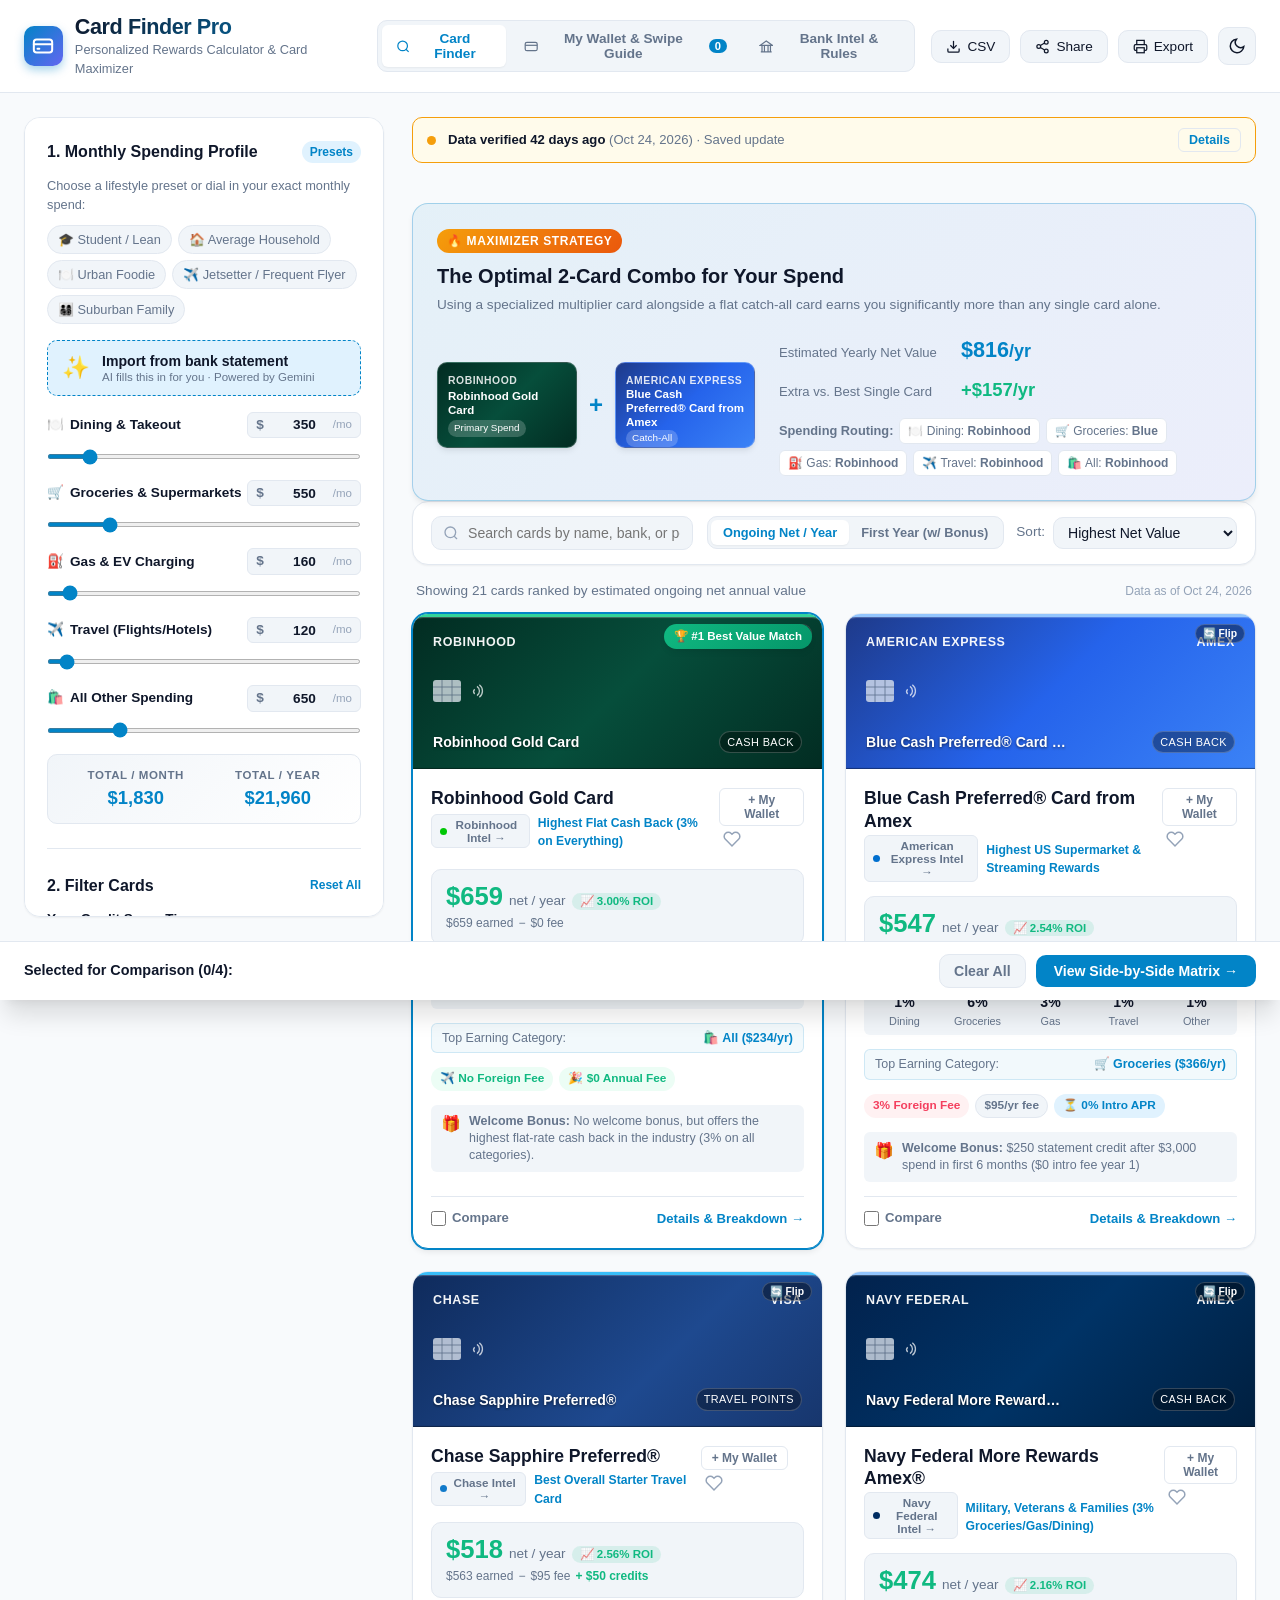
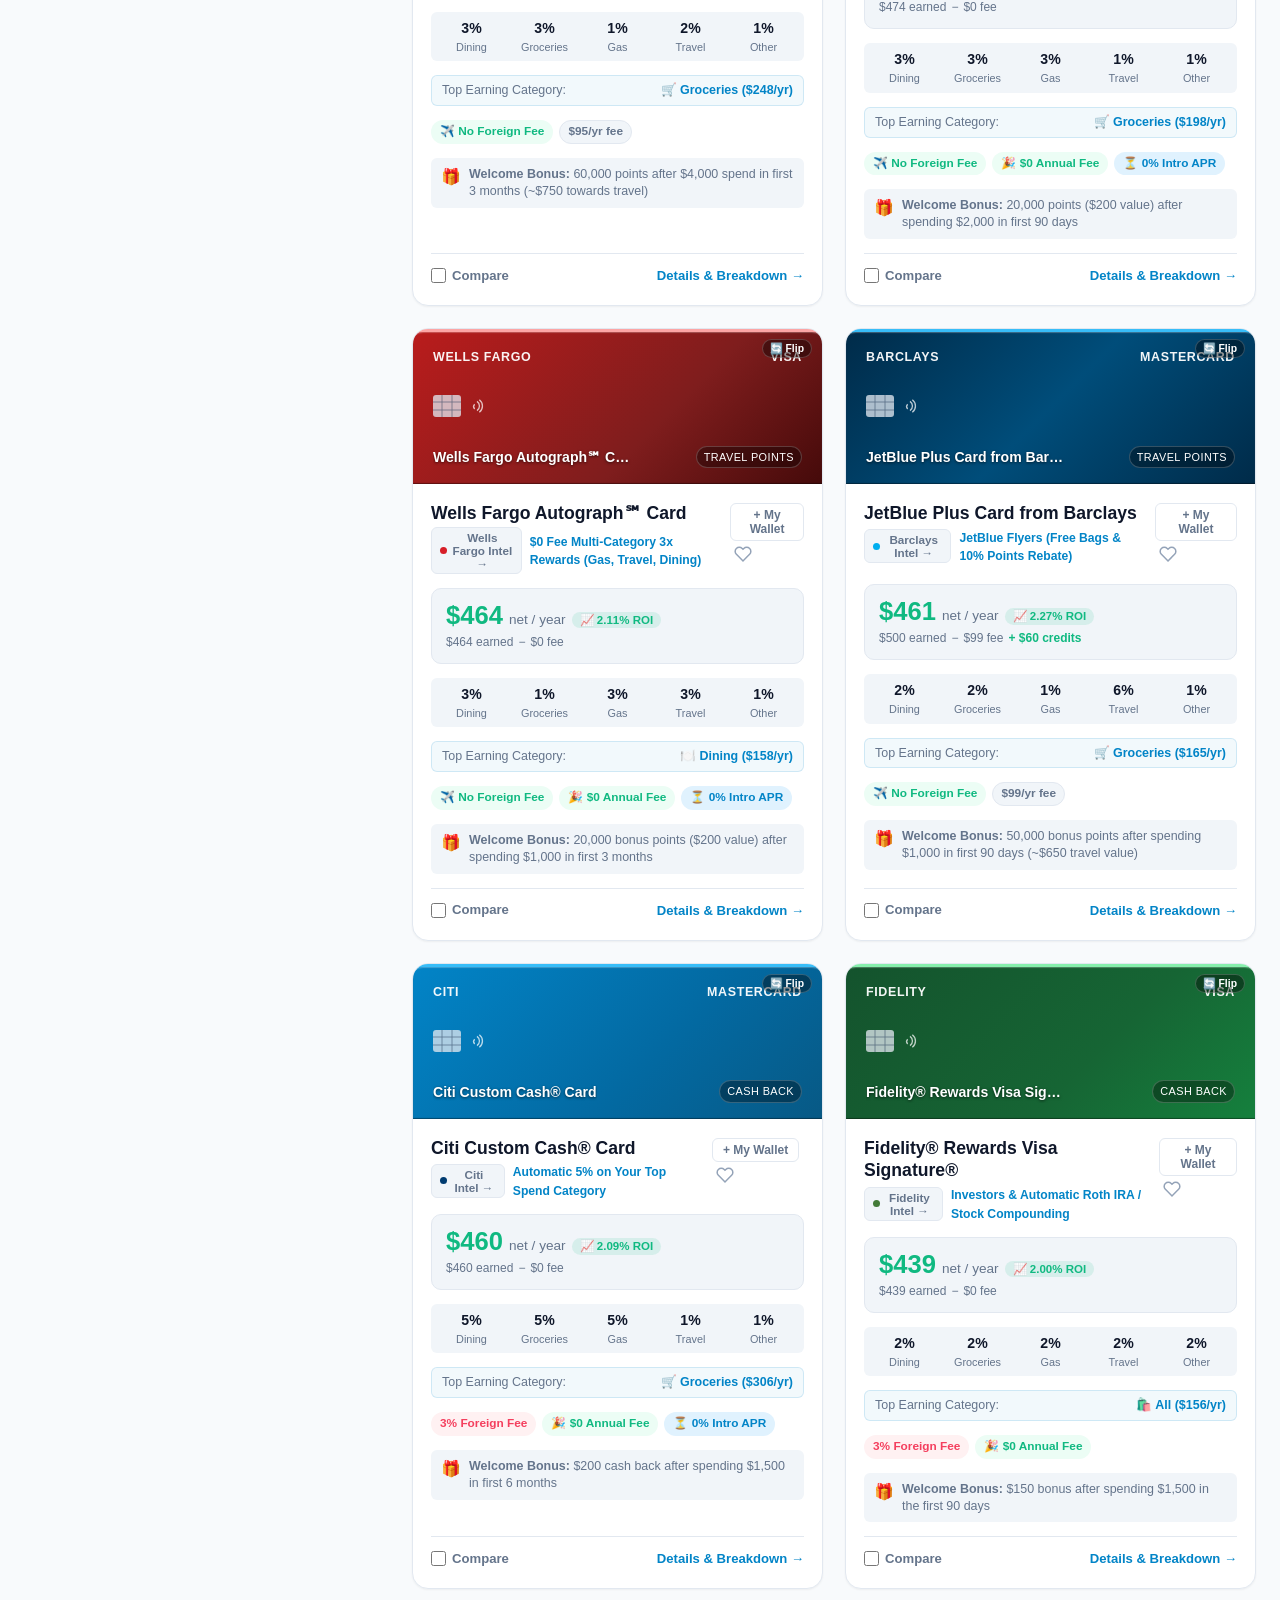
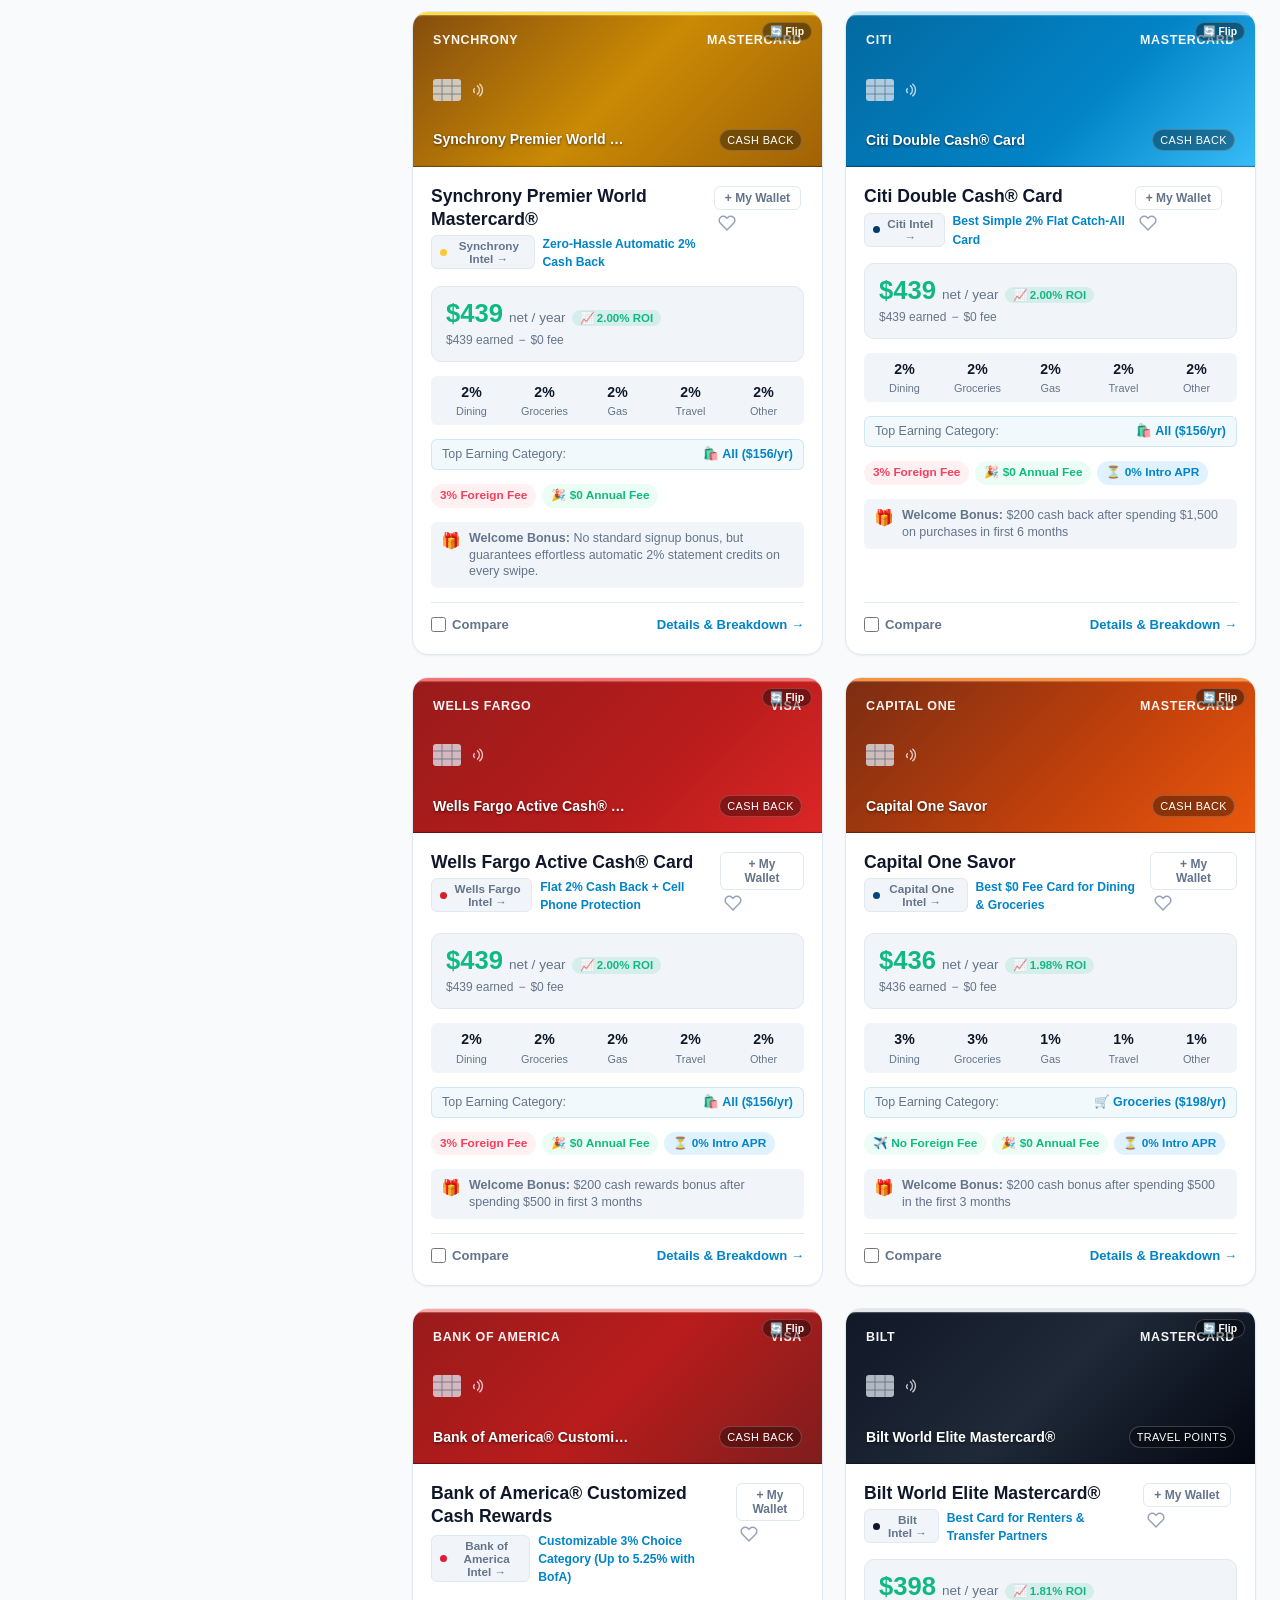
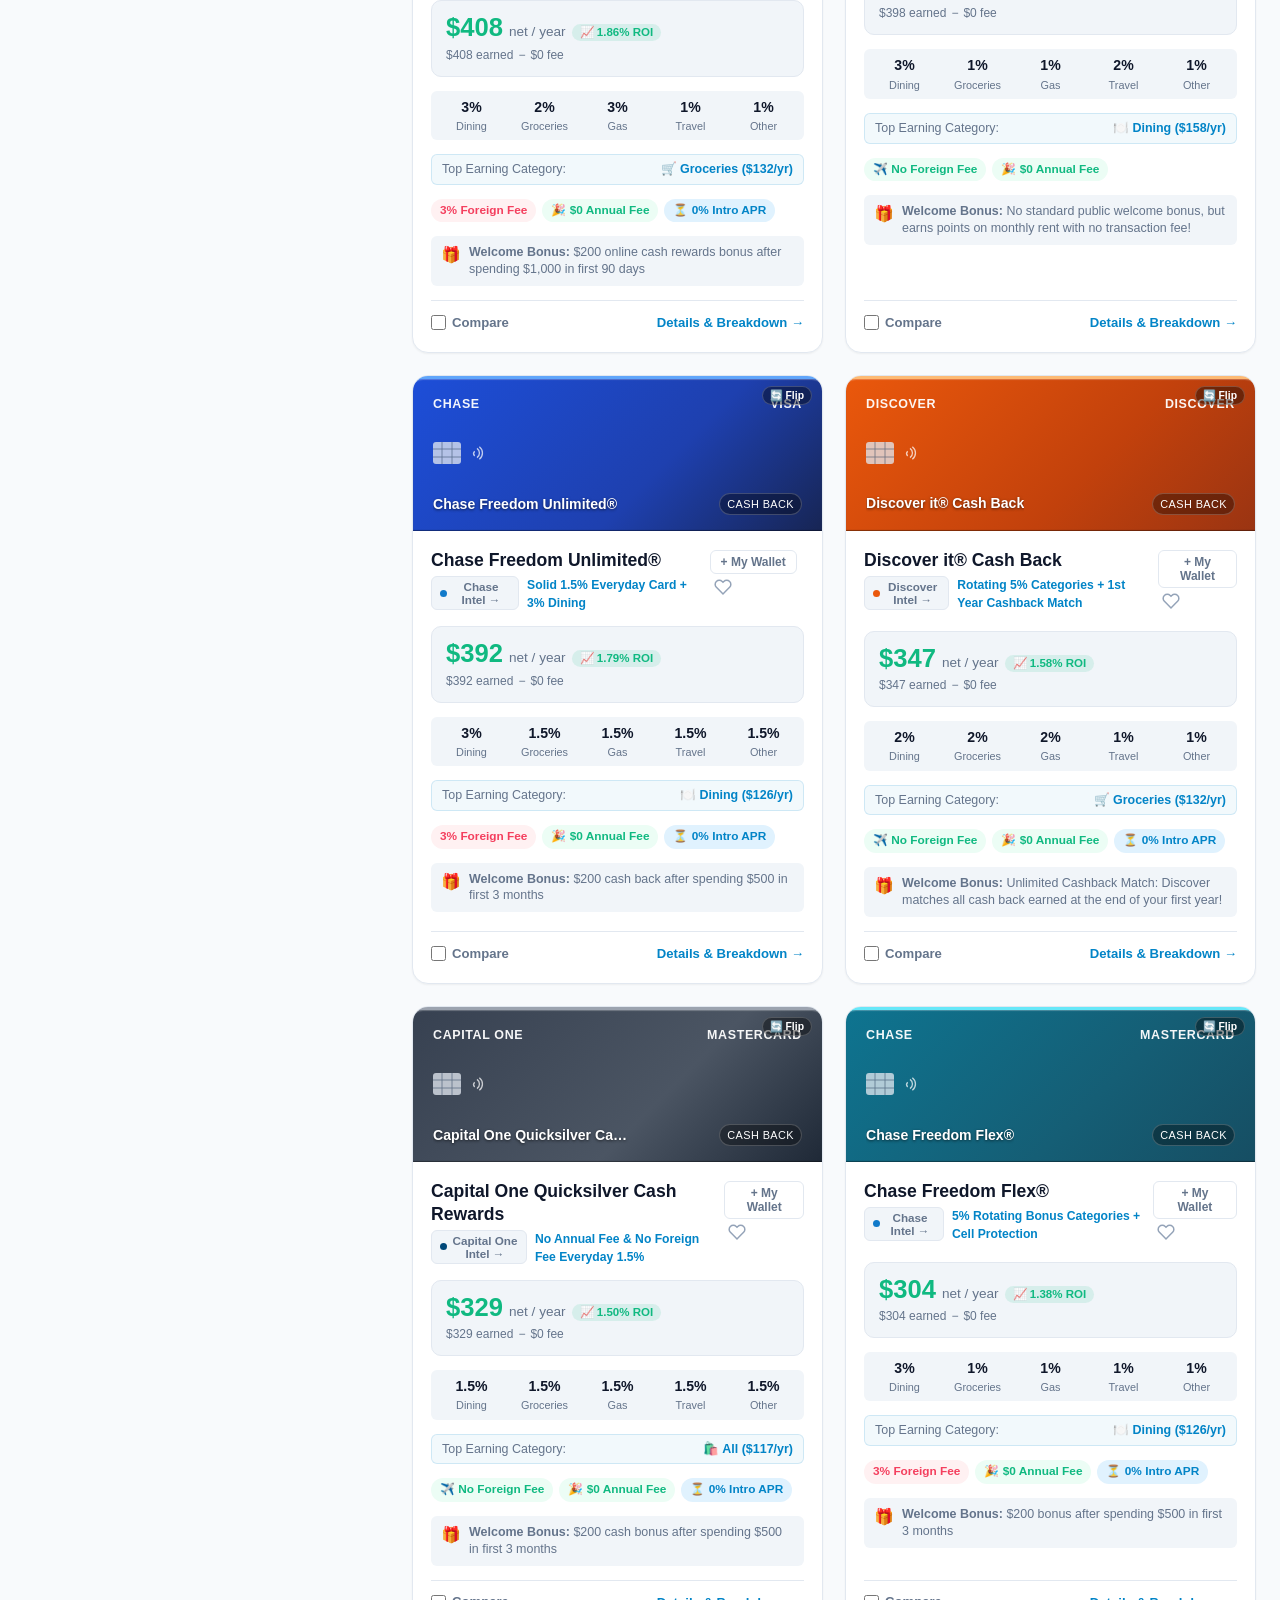
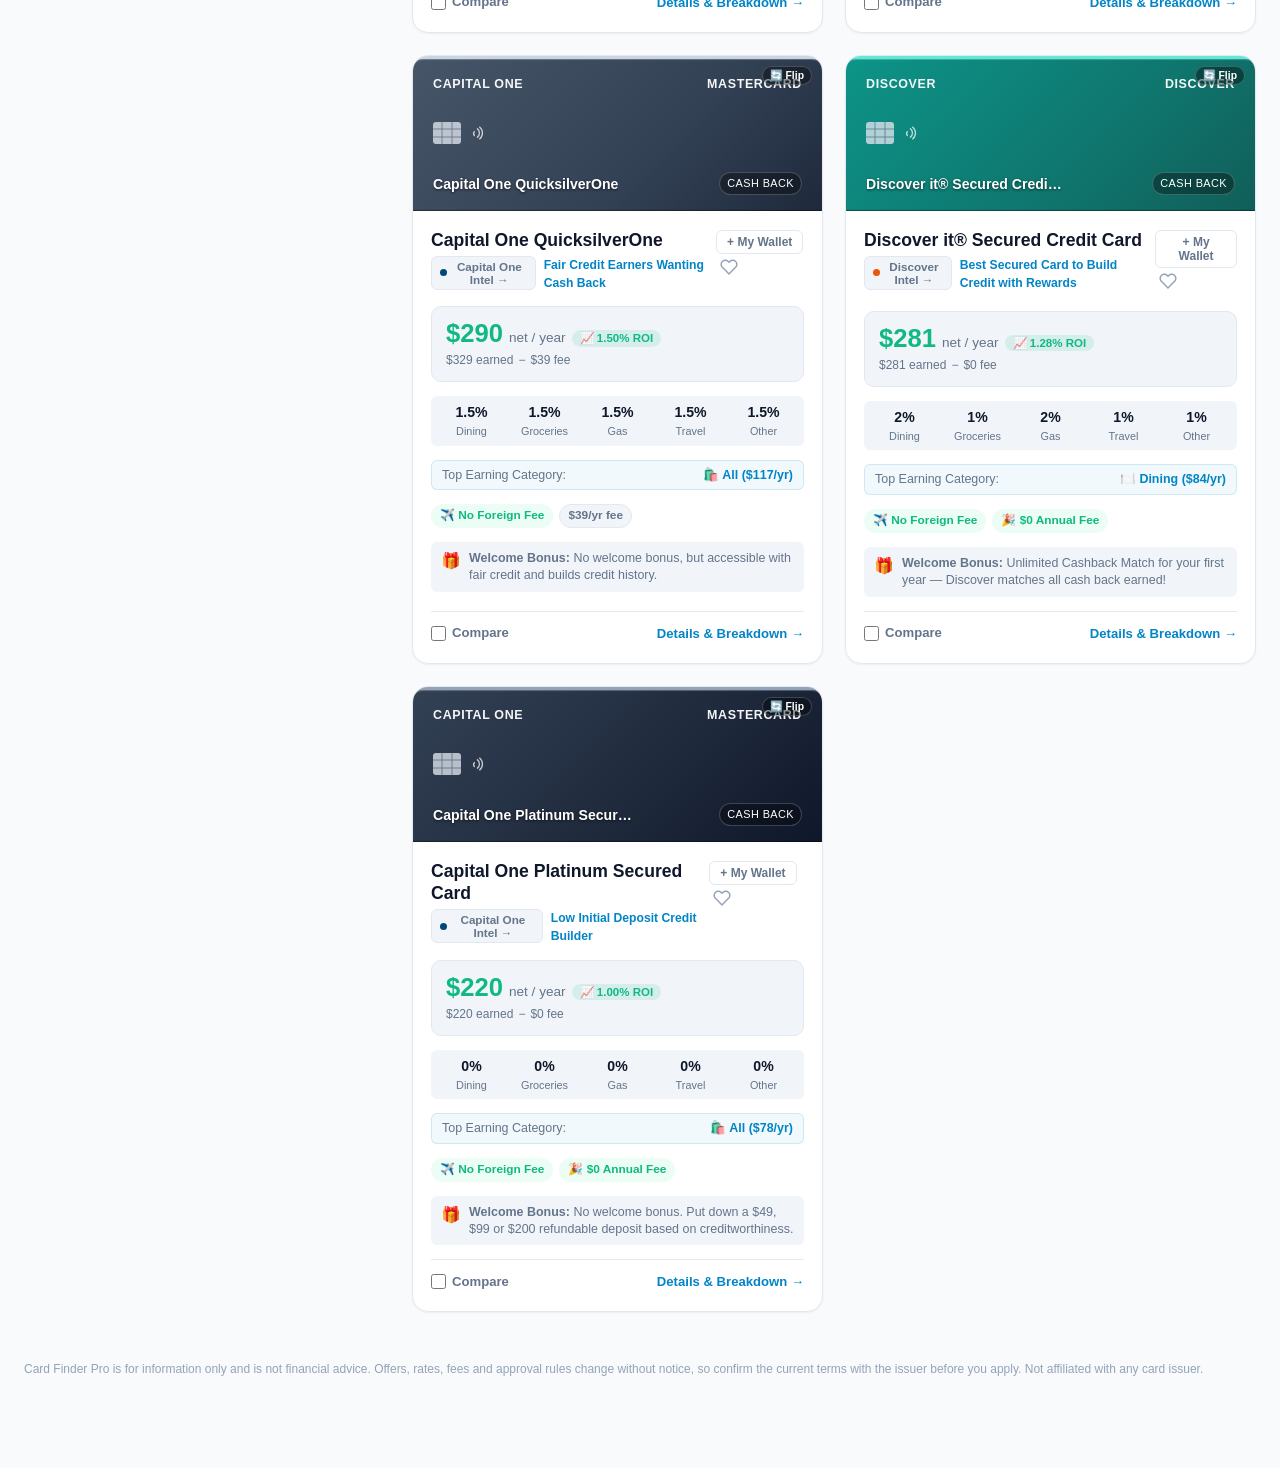
<file: index (4).html>
<!DOCTYPE html>
<html lang="en" data-theme="light">
<head>
  <meta charset="utf-8">
  <meta name="viewport" content="width=device-width, initial-scale=1">
  <title>Card Finder Pro | Smart Credit Card Optimizer & Rewards Calculator</title>
  <meta name="description" content="Calculate and rank the best credit cards based on your actual spending habits, signup bonuses, and annual fee credits.">
  <link rel="stylesheet" href="styles.css">
</head>
<body>

  <!-- Top Sticky Header -->
  <header class="site-header">
    <div class="header-container">
      <div class="brand-wrapper">
        <div class="brand-icon">
          <svg width="22" height="22" viewBox="0 0 24 24" fill="none" stroke="currentColor" stroke-width="2.2" stroke-linecap="round" stroke-linejoin="round">
            <rect x="2" y="5" width="20" height="14" rx="3"/>
            <line x1="2" y1="10" x2="22" y2="10"/>
            <line x1="6" y1="15" x2="8" y2="15"/>
          </svg>
        </div>
        <div class="brand-text">
          <h1>Card Finder Pro</h1>
          <p>Personalized Rewards Calculator & Card Maximizer</p>
        </div>
      </div>

      <!-- Main Navigation Tabs: Finder vs My Wallet vs Bank Intel -->
      <nav class="view-tabs" role="tablist">
        <button class="view-tab-btn active" id="tabFinder" role="tab" data-view="finder">
          <svg width="15" height="15" viewBox="0 0 24 24" fill="none" stroke="currentColor" stroke-width="2"><circle cx="11" cy="11" r="8"/><line x1="21" y1="21" x2="16.65" y2="16.65"/></svg>
          Card Finder
        </button>
        <button class="view-tab-btn" id="tabWallet" role="tab" data-view="wallet">
          <svg width="15" height="15" viewBox="0 0 24 24" fill="none" stroke="currentColor" stroke-width="2"><rect x="2" y="5" width="20" height="14" rx="3"/><line x1="2" y1="10" x2="22" y2="10"/></svg>
          My Wallet & Swipe Guide
          <span id="walletBadge" class="wallet-badge-count">0</span>
        </button>
        <button class="view-tab-btn" id="tabBanks" role="tab" data-view="banks">
          <svg width="15" height="15" viewBox="0 0 24 24" fill="none" stroke="currentColor" stroke-width="2"><path d="M3 21h18M3 10h18M5 10v11M19 10v11M9 10v11M15 10v11M12 3L2 10h20L12 3z"/></svg>
          Bank Intel & Rules
        </button>
      </nav>

      <div class="header-actions">
        <button id="downloadCsvBtn" class="btn-header" title="Download spreadsheet of all card comparisons">
          <svg width="15" height="15" viewBox="0 0 24 24" fill="none" stroke="currentColor" stroke-width="2">
            <path d="M21 15v4a2 2 0 0 1-2 2H5a2 2 0 0 1-2-2v-4"/><polyline points="7 10 12 15 17 10"/><line x1="12" y1="15" x2="12" y2="3"/>
          </svg>
          CSV
        </button>
        <button id="shareBtn" class="btn-header" title="Share your custom spend setup">
          <svg width="15" height="15" viewBox="0 0 24 24" fill="none" stroke="currentColor" stroke-width="2">
            <circle cx="18" cy="5" r="3"/><circle cx="6" cy="12" r="3"/><circle cx="18" cy="19" r="3"/>
            <line x1="8.59" y1="13.51" x2="15.42" y2="17.49"/><line x1="15.41" y1="6.51" x2="8.59" y2="10.49"/>
          </svg>
          Share
        </button>
        <button id="printBtn" class="btn-header" title="Print or save as PDF">
          <svg width="15" height="15" viewBox="0 0 24 24" fill="none" stroke="currentColor" stroke-width="2">
            <polyline points="6 9 6 2 18 2 18 9"/>
            <path d="M6 18H4a2 2 0 0 1-2-2v-5a2 2 0 0 1 2-2h16a2 2 0 0 1 2 2v5a2 2 0 0 1-2 2h-2"/>
            <rect x="6" y="14" width="12" height="8"/>
          </svg>
          Export
        </button>
        <button id="themeToggle" class="btn-header btn-icon-only" aria-label="Toggle Dark/Light Mode">
          <!-- Populated by JS -->
        </button>
      </div>
    </div>
  </header>

  <!-- Main Container -->
  <main class="main-wrapper">

    <!-- Left Column: Spending & Filters Sidebar -->
    <aside class="sidebar">

      <!-- Spending Presets Section -->
      <section class="sidebar-block">
        <div class="sidebar-section-title">
          <span>1. Monthly Spending Profile</span>
          <span class="section-badge">Presets</span>
        </div>
        <p style="font-size: 0.8rem; color: var(--text-muted); margin-bottom: 10px;">
          Choose a lifestyle preset or dial in your exact monthly spend:
        </p>
        <div id="presetButtons" class="presets-container">
          <!-- Populated by JS -->
        </div>

        <!-- AI statement import (Gemini) -->
        <button type="button" id="aiImportBtn" class="ai-import-btn">
          <span class="ai-spark">&#10024;</span>
          <span><strong>Import from bank statement</strong><small>AI fills this in for you &middot; Powered by Gemini</small></span>
        </button>

        <!-- Spend Inputs with sliders -->
        <div id="spendingInputs">
          <!-- Populated by JS -->
        </div>

        <!-- Live Monthly / Annual Summary -->
        <div class="spend-summary-box">
          <div class="spend-summary-item">
            <span class="summary-lbl">Total / Month</span>
            <span class="summary-val" id="totalMonthlySpend">$0</span>
          </div>
          <div class="spend-summary-item">
            <span class="summary-lbl">Total / Year</span>
            <span class="summary-val" id="totalAnnualSpend">$0</span>
          </div>
        </div>
      </section>

      <hr style="border:0; border-top:1px solid var(--border-color);">

      <!-- Card Filters Section -->
      <section class="sidebar-block">
        <div class="sidebar-section-title">
          <span>2. Filter Cards</span>
          <button id="resetFiltersBtn" class="details-btn" style="font-size:0.75rem;">Reset All</button>
        </div>

        <!-- Credit Level -->
        <div class="filter-group">
          <label for="tier">Your Credit Score Tier</label>
          <select id="tier">
            <option value="0">🌱 Building / Secured (300 - 620)</option>
            <option value="1">📈 Fair / Rebuilding (620 - 689)</option>
            <option value="2" selected>⭐ Good (690 - 749)</option>
            <option value="3">🏆 Excellent (750+)</option>
          </select>
        </div>

        <!-- Reward Type Tabs -->
        <div class="filter-group">
          <label>Reward Type</label>
          <div class="tab-group">
            <button class="tab-btn active" data-type-tab="all">All</button>
            <button class="tab-btn" data-type-tab="cashback">Cash Back</button>
            <button class="tab-btn" data-type-tab="travel">Travel</button>
          </div>
        </div>

        <!-- Max Annual Fee Slider -->
        <div class="filter-group">
          <div class="slider-group-header">
            <label for="maxFee" style="margin-bottom:0;">Max Annual Fee</label>
            <span id="maxFeeVal" class="slider-val-tag">$700</span>
          </div>
          <input type="range" id="maxFee" min="0" max="700" step="25" value="700" class="spend-slider">
        </div>

        <!-- Bank / Issuer Filter -->
        <div class="filter-group">
          <label for="issuerSelect">Bank / Issuer</label>
          <select id="issuerSelect">
            <option value="all">All Banks (14 Issuers)</option>
            <option value="Chase">Chase</option>
            <option value="American Express">American Express</option>
            <option value="Capital One">Capital One</option>
            <option value="Citi">Citi</option>
            <option value="Wells Fargo">Wells Fargo</option>
            <option value="Bank of America">Bank of America</option>
            <option value="Barclays">Barclays</option>
            <option value="Fidelity">Fidelity</option>
            <option value="Navy Federal">Navy Federal</option>
            <option value="Robinhood">Robinhood</option>
            <option value="Synchrony">Synchrony</option>
            <option value="Bilt">Bilt</option>
            <option value="Discover">Discover</option>
            <option value="U.S. Bank">U.S. Bank</option>
          </select>
        </div>

        <!-- Card Network -->
        <div class="filter-group">
          <label for="networkSelect">Payment Network</label>
          <select id="networkSelect">
            <option value="all">Any Network (Visa, Mastercard, Amex, Discover)</option>
            <option value="Visa">Visa</option>
            <option value="Mastercard">Mastercard</option>
            <option value="Amex">American Express</option>
            <option value="Discover">Discover</option>
          </select>
        </div>

        <!-- Travel Point Valuation -->
        <div class="filter-group">
          <div class="slider-group-header">
            <label for="pointMultiplier" style="margin-bottom:0;">Travel Point Value</label>
            <span id="pointVal" class="slider-val-tag">1.25¢</span>
          </div>
          <p style="font-size:0.72rem; color:var(--text-muted); margin-bottom:4px;">
            1.00¢ = statement cash rate; 1.25¢ - 1.80¢ = airline/hotel transfer partners.
          </p>
          <input type="range" id="pointMultiplier" min="1.0" max="1.8" step="0.05" value="1.25" class="spend-slider">
        </div>

        <!-- Feature Toggles -->
        <div style="margin-top: 14px;">
          <label class="checkbox-item">
            <input type="checkbox" id="noFtf">
            <span>✈️ No Foreign Transaction Fee</span>
          </label>
          <label class="checkbox-item">
            <input type="checkbox" id="hasLounge">
            <span>🍸 Airport Lounge Access Included</span>
          </label>
          <label class="checkbox-item">
            <input type="checkbox" id="hasIntroApr">
            <span>⏳ 0% Intro APR Offer</span>
          </label>
          <label class="checkbox-item">
            <input type="checkbox" id="useCredits" checked>
            <span>💳 Offset Fees with Annual Statement Credits</span>
          </label>
          <label class="checkbox-item">
            <input type="checkbox" id="onlyFavorites">
            <span>❤️ Show Saved Favorites Only</span>
          </label>
        </div>
      </section>

    </aside>

    <!-- Right Column: Results & Combos -->
    <div class="content-area">

      <!-- Data freshness status (filled by data-freshness.js) -->
      <div id="dataStatusBar" class="data-status-bar" role="status"></div>

      <!-- View 1: Card Finder & Catalog -->
      <div id="finderView">
        <!-- Optimal 2-Card Combo Recommendation Banner -->
        <section id="comboSection">
          <!-- Rendered by JS -->
        </section>

        <!-- Results Toolbar (Search, Value Mode, Sorting) -->
        <section class="toolbar-bar">
          <!-- Search bar -->
          <div class="toolbar-search">
            <svg class="search-icon" width="16" height="16" viewBox="0 0 24 24" fill="none" stroke="currentColor" stroke-width="2">
              <circle cx="11" cy="11" r="8"/><line x1="21" y1="21" x2="16.65" y2="16.65"/>
            </svg>
            <input type="text" id="searchCards" placeholder="Search cards by name, bank, or perk...">
          </div>

          <div class="toolbar-controls">
            <!-- Ongoing vs 1st Year Switcher -->
            <div class="value-mode-toggle">
              <button class="mode-btn active" data-value-mode="ongoing" title="Rewards minus annual fee on an ongoing yearly basis">
                Ongoing Net / Year
              </button>
              <button class="mode-btn" data-value-mode="firstYear" title="Includes signup welcome bonus and first-year fee waivers">
                First Year (w/ Bonus)
              </button>
            </div>

            <!-- Sort Select -->
            <div class="sort-select-wrap">
              <label for="sortBy">Sort:</label>
              <select id="sortBy">
                <option value="net">Highest Net Value</option>
                <option value="firstYear">Highest 1st Year Value</option>
                <option value="feeAsc">Lowest Annual Fee</option>
                <option value="name">Card Name (A-Z)</option>
              </select>
            </div>
          </div>
        </section>

        <!-- Results Count Status -->
        <div class="results-meta-bar" style="margin-top:16px; margin-bottom:12px;">
          <span id="resultsCount">Loading cards...</span>
          <span id="ratesUpdatedLabel" style="font-size:0.75rem; color:var(--text-dim);">Rates updated</span>
        </div>

        <!-- Ranked Cards Grid -->
        <section id="resultsGrid" class="cards-grid">
          <!-- Dynamically populated cards -->
        </section>

        <!-- Empty State View -->
        <div id="emptyState" class="empty-state" hidden>
          <h3>No cards match your current filters</h3>
          <p>Try increasing the max annual fee slider, adjusting your credit score tier, or resetting filters.</p>
          <button onclick="resetAllFilters()" class="btn-primary" style="margin-top:14px;">Reset All Filters</button>
        </div>
      </div>

      <!-- View 2: My Wallet & What-to-Swipe Guide -->
      <div id="walletView" class="wallet-view-container" hidden>
        <!-- Injected and managed by JS -->
      </div>

      <!-- View 3: Bank Intelligence Hub & Approval Rules -->
      <div id="bankHubView" class="bank-hub-container" hidden>
        <!-- Injected and managed by JS -->
      </div>

    </div>

  </main>

  <footer class="site-footer">
    <p>Card Finder Pro is for information only and is not financial advice. Offers, rates, fees and approval rules change without notice, so confirm the current terms with the issuer before you apply. Not affiliated with any card issuer.</p>
  </footer>

  <!-- AI Spending Import Modal (Gemini) -->
  <div id="aiSpendModal" class="modal-overlay" role="dialog" aria-modal="true">
    <div class="modal-container">
      <button class="modal-close-btn" aria-label="Close dialog">&times;</button>
      <div class="ai-modal-body">
        <h2 class="di-title">&#10024; Import spending with AI</h2>
        <p class="ai-lead">Upload a statement (CSV, PDF or screenshot) or paste your transactions. Gemini sorts each purchase into a category, and we add it up to fill in your monthly spending.</p>

        <label class="ai-label" for="aiKey">Gemini API key
          <a href="https://aistudio.google.com/apikey" target="_blank" rel="noopener noreferrer">Get a free key</a>
        </label>
        <input type="password" id="aiKey" class="ai-input" placeholder="Paste your key (starts with AIza...)" autocomplete="off" spellcheck="false">
        <div class="ai-row">
          <label class="checkbox-item"><input type="checkbox" id="aiRemember"><span>Remember on this device</span></label>
          <button type="button" class="ds-btn" id="aiClearKey">Remove saved key</button>
        </div>

        <label class="ai-label">Your statement</label>
        <div class="ai-row">
          <label class="ai-file-btn">Choose file
            <input type="file" id="aiFile" accept=".csv,.tsv,.txt,.pdf,image/*" hidden>
          </label>
          <span id="aiFileName" class="ai-file-name"></span>
          <button type="button" class="ds-btn" id="aiSampleBtn">Use a sample statement</button>
        </div>
        <textarea id="aiText" class="ai-input ai-textarea" placeholder="...or paste transactions here (any format)"></textarea>

        <p class="ai-privacy">Your key is stored only in this browser. For CSV and pasted text, only the date, merchant and amount are sent to Google Gemini, and long numbers are masked. PDFs and images are sent as-is, so remove account numbers first.</p>

        <button type="button" class="btn-primary" id="aiRunBtn">Analyze with Gemini</button>
        <div id="aiStatus" class="ai-status" role="status"></div>
        <div id="aiResult"></div>
      </div>
    </div>
  </div>

  <!-- Data Freshness & Reliability Modal -->
  <div id="dataInfoModal" class="modal-overlay" role="dialog" aria-modal="true">
    <div class="modal-container">
      <button class="modal-close-btn" aria-label="Close dialog">&times;</button>
      <div id="dataInfoContent" class="data-info-content"></div>
    </div>
  </div>

  <!-- Sticky Comparison Floating Drawer (Visible when cards are checked) -->
  <div id="compareDrawer" class="compare-drawer">
    <div class="drawer-inner">
      <div class="drawer-left">
        <span class="drawer-title">Selected for Comparison (<span id="compareCount">0</span>/4):</span>
        <div id="compareChips" class="compare-chips">
          <!-- Card chips -->
        </div>
      </div>
      <div class="drawer-actions">
        <button id="clearCompareBtn" class="btn-secondary">Clear All</button>
        <button id="openCompareModalBtn" class="btn-primary">View Side-by-Side Matrix &rarr;</button>
      </div>
    </div>
  </div>

  <!-- Single Card Detail Modal -->
  <div id="cardDetailModal" class="modal-overlay" role="dialog" aria-modal="true">
    <div class="modal-container">
      <button class="modal-close-btn" aria-label="Close dialog">&times;</button>
      <div id="cardDetailContent">
        <!-- Injected by JS -->
      </div>
    </div>
  </div>

  <!-- Multi-Card Comparison Matrix Modal -->
  <div id="comparisonModal" class="modal-overlay" role="dialog" aria-modal="true">
    <div class="modal-container large-matrix">
      <button class="modal-close-btn" aria-label="Close dialog">&times;</button>
      <div class="matrix-modal-header">
        <h2 style="font-size:1.4rem; font-weight:800;">Side-by-Side Card Comparison</h2>
        <p style="font-size:0.85rem; color:var(--text-muted);">Comparing rewards, fees, perks, and calculated return on your spend.</p>
      </div>
      <div class="matrix-table-wrap" id="comparisonTableContainer">
        <!-- Injected by JS -->
      </div>
    </div>
  </div>

  <!-- Bank Intelligence Dossier Modal -->
  <div id="bankModal" class="modal-overlay" role="dialog" aria-modal="true">
    <div class="modal-container bank-modal-container">
      <button class="modal-close-btn" aria-label="Close dialog">&times;</button>
      <div id="bankModalContent">
        <!-- Injected by JS -->
      </div>
    </div>
  </div>

  <!-- Application Scripts: Clean Modular Architecture -->
  <script src="bank-data.js"></script>
  <script src="cards-data.js"></script>
  <script src="wallet.js"></script>
  <script src="data-freshness.js"></script>
  <script src="app.js"></script>
  <script src="ai-spending.js"></script>
</body>
</html>
</file>
<file: styles.css>
/* Ensure the [hidden] attribute always wins over component display rules
   (fixes Wallet & Swipe Guide and Bank Intel views rendering on top of each other) */
[hidden] {
  display: none !important;
}

/* ==========================================================================
   Card Finder Pro - Modern Fintech Design System & Styles
   ========================================================================== */

:root {
  /* Light Theme */
  --bg-primary: #f8fafc;
  --bg-surface: #ffffff;
  --bg-surface-alt: #f1f5f9;
  --bg-card: #ffffff;
  --border-color: #e2e8f0;
  --border-focus: #0284c7;
  
  --text-main: #0f172a;
  --text-muted: #64748b;
  --text-dim: #94a3b8;
  
  --primary: #0284c7;
  --primary-hover: #0369a1;
  --primary-light: #e0f2fe;
  --accent-green: #10b981;
  --accent-green-bg: #ecfdf5;
  --accent-amber: #f59e0b;
  --accent-amber-bg: #fffbeb;
  --accent-rose: #f43f5e;
  --accent-rose-bg: #fff1f2;
  
  --shadow-sm: 0 1px 2px 0 rgb(0 0 0 / 0.05);
  --shadow-md: 0 4px 6px -1px rgb(0 0 0 / 0.08), 0 2px 4px -2px rgb(0 0 0 / 0.05);
  --shadow-lg: 0 10px 15px -3px rgb(0 0 0 / 0.1), 0 4px 6px -4px rgb(0 0 0 / 0.08);
  --shadow-xl: 0 20px 25px -5px rgb(0 0 0 / 0.12), 0 8px 10px -6px rgb(0 0 0 / 0.06);

  --radius-sm: 6px;
  --radius-md: 10px;
  --radius-lg: 16px;
  --radius-xl: 24px;

  --font-family: -apple-system, BlinkMacSystemFont, "Segoe UI", Roboto, "Helvetica Neue", Arial, sans-serif;
}

[data-theme="dark"] {
  --bg-primary: #090d16;
  --bg-surface: #111827;
  --bg-surface-alt: #1e293b;
  --bg-card: #151e2e;
  --border-color: #243247;
  --border-focus: #38bdf8;
  
  --text-main: #f8fafc;
  --text-muted: #94a3b8;
  --text-dim: #64748b;
  
  --primary: #38bdf8;
  --primary-hover: #7dd3fc;
  --primary-light: #082f49;
  --accent-green: #34d399;
  --accent-green-bg: #064e3b;
  --accent-amber: #fbbf24;
  --accent-amber-bg: #451a03;
  --accent-rose: #fb7185;
  --accent-rose-bg: #4c0519;

  --shadow-sm: 0 1px 3px 0 rgb(0 0 0 / 0.4);
  --shadow-md: 0 4px 6px -1px rgb(0 0 0 / 0.5);
  --shadow-lg: 0 10px 15px -3px rgb(0 0 0 / 0.6);
  --shadow-xl: 0 20px 25px -5px rgb(0 0 0 / 0.7);
}

* {
  box-sizing: border-box;
  margin: 0;
  padding: 0;
}

body {
  font-family: var(--font-family);
  background-color: var(--bg-primary);
  color: var(--text-main);
  line-height: 1.5;
  -webkit-font-smoothing: antialiased;
  min-height: 100vh;
}

/* ==========================================================================
   Header & Navbar
   ========================================================================== */
.site-header {
  background: var(--bg-surface);
  border-bottom: 1px solid var(--border-color);
  position: sticky;
  top: 0;
  z-index: 40;
  backdrop-filter: blur(12px);
}

.header-container {
  max-width: 1400px;
  margin: 0 auto;
  padding: 14px 24px;
  display: flex;
  align-items: center;
  justify-content: space-between;
  gap: 16px;
}

.brand-wrapper {
  display: flex;
  align-items: center;
  gap: 12px;
}

.brand-icon {
  width: 40px;
  height: 40px;
  background: linear-gradient(135deg, #0284c7, #6366f1);
  border-radius: var(--radius-md);
  display: flex;
  align-items: center;
  justify-content: center;
  color: #fff;
  box-shadow: 0 4px 10px rgba(2, 132, 199, 0.35);
}

.brand-text h1 {
  font-size: 1.35rem;
  font-weight: 800;
  letter-spacing: -0.02em;
  background: linear-gradient(135deg, var(--text-main), var(--primary));
  -webkit-background-clip: text;
  -webkit-text-fill-color: transparent;
  line-height: 1.2;
}

.brand-text p {
  font-size: 0.8rem;
  color: var(--text-muted);
}

.header-actions {
  display: flex;
  align-items: center;
  gap: 10px;
}

.btn-header {
  display: inline-flex;
  align-items: center;
  gap: 6px;
  padding: 8px 14px;
  font-size: 0.85rem;
  font-weight: 500;
  background: var(--bg-surface-alt);
  color: var(--text-main);
  border: 1px solid var(--border-color);
  border-radius: var(--radius-md);
  cursor: pointer;
  transition: all 0.2s ease;
}

.btn-header:hover {
  background: var(--border-color);
  color: var(--primary);
}

.btn-icon-only {
  width: 38px;
  height: 38px;
  padding: 0;
  display: flex;
  align-items: center;
  justify-content: center;
}

/* ==========================================================================
   Main Layout Structure
   ========================================================================== */
.main-wrapper {
  max-width: 1400px;
  margin: 0 auto;
  padding: 24px;
  display: grid;
  grid-template-columns: 360px 1fr;
  gap: 28px;
  align-items: start;
}

@media (max-width: 1024px) {
  .main-wrapper {
    grid-template-columns: 1fr;
  }
}

/* ==========================================================================
   Sidebar: Spending & Filters
   ========================================================================== */
.sidebar {
  background: var(--bg-surface);
  border: 1px solid var(--border-color);
  border-radius: var(--radius-lg);
  padding: 22px;
  box-shadow: var(--shadow-sm);
  display: flex;
  flex-direction: column;
  gap: 24px;
  position: sticky;
  top: 86px;
  max-height: calc(100vh - 100px);
  overflow-y: auto;
}

.sidebar-section-title {
  display: flex;
  align-items: center;
  justify-content: space-between;
  font-size: 1rem;
  font-weight: 700;
  color: var(--text-main);
  margin-bottom: 12px;
}

.sidebar-section-title .section-badge {
  font-size: 0.75rem;
  font-weight: 600;
  color: var(--primary);
  background: var(--primary-light);
  padding: 2px 8px;
  border-radius: 999px;
}

/* Preset Lifestyle Buttons */
.presets-container {
  display: flex;
  flex-wrap: wrap;
  gap: 6px;
  margin-bottom: 16px;
}

.preset-pill {
  border: 1px solid var(--border-color);
  background: var(--bg-surface-alt);
  color: var(--text-muted);
  font-size: 0.8rem;
  font-weight: 500;
  padding: 6px 10px;
  border-radius: 999px;
  cursor: pointer;
  transition: all 0.15s ease;
}

.preset-pill:hover {
  border-color: var(--primary);
  color: var(--text-main);
}

.preset-pill.active {
  background: var(--primary);
  border-color: var(--primary);
  color: #fff;
}

/* Spending inputs */
.spend-field {
  margin-bottom: 14px;
}

.spend-field-header {
  display: flex;
  align-items: center;
  justify-content: space-between;
  margin-bottom: 4px;
}

.spend-field-header label {
  font-size: 0.85rem;
  font-weight: 600;
  color: var(--text-main);
  display: flex;
  align-items: center;
  gap: 6px;
}

.spend-input-wrap {
  display: flex;
  align-items: center;
  background: var(--bg-surface-alt);
  border: 1px solid var(--border-color);
  border-radius: var(--radius-sm);
  padding: 2px 8px;
  font-size: 0.85rem;
}

.spend-input-wrap:focus-within {
  border-color: var(--border-focus);
}

.currency-sym {
  color: var(--text-muted);
  font-weight: 600;
  margin-right: 2px;
}

.spend-input-wrap input[type="number"] {
  width: 65px;
  border: 0;
  background: transparent;
  color: var(--text-main);
  font-size: 0.85rem;
  font-weight: 700;
  text-align: right;
  outline: none;
}

.per-mo {
  font-size: 0.72rem;
  color: var(--text-dim);
  margin-left: 2px;
}

.spend-slider {
  width: 100%;
  accent-color: var(--primary);
  cursor: pointer;
  height: 5px;
}

/* Spend Total Summary Box */
.spend-summary-box {
  background: linear-gradient(135deg, var(--bg-surface-alt), var(--bg-surface));
  border: 1px solid var(--border-color);
  border-radius: var(--radius-md);
  padding: 12px 14px;
  display: flex;
  justify-content: space-around;
  text-align: center;
}

.spend-summary-item .summary-lbl {
  font-size: 0.72rem;
  color: var(--text-muted);
  text-transform: uppercase;
  font-weight: 600;
  letter-spacing: 0.05em;
  display: block;
}

.spend-summary-item .summary-val {
  font-size: 1.15rem;
  font-weight: 800;
  color: var(--primary);
}

/* Filters Inputs */
.filter-group {
  margin-bottom: 14px;
}

.filter-group label {
  display: block;
  font-size: 0.85rem;
  font-weight: 600;
  margin-bottom: 6px;
}

select, input[type="text"] {
  width: 100%;
  padding: 8px 12px;
  background: var(--bg-surface-alt);
  color: var(--text-main);
  border: 1px solid var(--border-color);
  border-radius: var(--radius-md);
  font-size: 0.88rem;
  outline: none;
  transition: border-color 0.15s ease;
}

select:focus, input[type="text"]:focus {
  border-color: var(--border-focus);
}

/* Reward Type Tab Selector */
.tab-group {
  display: grid;
  grid-template-columns: repeat(3, 1fr);
  background: var(--bg-surface-alt);
  padding: 3px;
  border-radius: var(--radius-md);
  border: 1px solid var(--border-color);
  margin-bottom: 14px;
}

.tab-btn {
  border: 0;
  background: transparent;
  color: var(--text-muted);
  font-size: 0.8rem;
  font-weight: 600;
  padding: 6px 0;
  border-radius: var(--radius-sm);
  cursor: pointer;
  transition: all 0.15s ease;
}

.tab-btn.active {
  background: var(--bg-surface);
  color: var(--text-main);
  box-shadow: var(--shadow-sm);
}

/* Checkboxes & Toggles */
.checkbox-item {
  display: flex;
  align-items: center;
  gap: 10px;
  font-size: 0.85rem;
  color: var(--text-main);
  cursor: pointer;
  margin-bottom: 8px;
  user-select: none;
}

.checkbox-item input[type="checkbox"] {
  width: 16px;
  height: 16px;
  accent-color: var(--primary);
  cursor: pointer;
}

.slider-group-header {
  display: flex;
  justify-content: space-between;
  align-items: center;
  font-size: 0.85rem;
  margin-bottom: 4px;
}

.slider-val-tag {
  font-weight: 700;
  color: var(--primary);
}

/* ==========================================================================
   Content Area & Top Maximizer Combo Banner
   ========================================================================== */
.content-area {
  display: flex;
  flex-direction: column;
  gap: 24px;
}

/* Combo Banner */
.combo-card-banner {
  background: linear-gradient(135deg, rgba(2, 132, 199, 0.08) 0%, rgba(99, 102, 241, 0.08) 100%);
  border: 1px solid rgba(2, 132, 199, 0.3);
  border-radius: var(--radius-lg);
  padding: 24px;
  box-shadow: var(--shadow-md);
  position: relative;
  overflow: hidden;
}

.combo-header {
  margin-bottom: 18px;
}

.combo-badge {
  display: inline-block;
  background: linear-gradient(135deg, #f59e0b, #ea580c);
  color: #fff;
  font-size: 0.75rem;
  font-weight: 700;
  padding: 3px 10px;
  border-radius: 999px;
  margin-bottom: 8px;
  text-transform: uppercase;
  letter-spacing: 0.05em;
}

.combo-header h3 {
  font-size: 1.25rem;
  font-weight: 800;
  color: var(--text-main);
  margin-bottom: 4px;
}

.combo-sub {
  font-size: 0.85rem;
  color: var(--text-muted);
}

.combo-body {
  display: grid;
  grid-template-columns: auto 1fr;
  gap: 24px;
  align-items: center;
}

@media (max-width: 768px) {
  .combo-body {
    grid-template-columns: 1fr;
  }
}

.combo-cards-visual {
  display: flex;
  align-items: center;
  gap: 12px;
}

.mini-card-preview {
  width: 140px;
  height: 86px;
  border-radius: var(--radius-md);
  padding: 10px;
  color: #fff;
  box-shadow: var(--shadow-md);
  display: flex;
  flex-direction: column;
  justify-content: space-between;
  border: 1px solid rgba(255, 255, 255, 0.2);
}

.mini-card-issuer {
  font-size: 0.65rem;
  text-transform: uppercase;
  letter-spacing: 0.05em;
  opacity: 0.85;
  font-weight: 600;
}

.mini-card-name {
  font-size: 0.72rem;
  font-weight: 700;
  line-height: 1.2;
}

.mini-card-role {
  font-size: 0.62rem;
  background: rgba(255, 255, 255, 0.2);
  padding: 1px 6px;
  border-radius: 999px;
  align-self: flex-start;
}

.combo-plus {
  font-size: 1.5rem;
  font-weight: 800;
  color: var(--primary);
}

.combo-stats {
  display: flex;
  flex-direction: column;
  gap: 10px;
}

.combo-stat-item {
  display: flex;
  align-items: baseline;
  gap: 12px;
}

.stat-lbl {
  font-size: 0.82rem;
  color: var(--text-muted);
  font-weight: 500;
  min-width: 170px;
}

.stat-val {
  font-size: 1.35rem;
  font-weight: 800;
}

.stat-val.highlight {
  color: var(--primary);
}

.stat-val.positive {
  color: var(--accent-green);
  font-size: 1.15rem;
}

.combo-strategy-guide {
  display: flex;
  flex-wrap: wrap;
  align-items: center;
  gap: 6px;
  font-size: 0.8rem;
  color: var(--text-muted);
  margin-top: 4px;
}

.route-pill {
  background: var(--bg-surface);
  border: 1px solid var(--border-color);
  padding: 3px 8px;
  border-radius: var(--radius-sm);
  font-size: 0.75rem;
}

/* ==========================================================================
   Toolbar (Search, Mode, Sorting)
   ========================================================================== */
.toolbar-bar {
  display: flex;
  flex-wrap: wrap;
  align-items: center;
  justify-content: space-between;
  gap: 14px;
  background: var(--bg-surface);
  border: 1px solid var(--border-color);
  padding: 14px 18px;
  border-radius: var(--radius-lg);
  box-shadow: var(--shadow-sm);
}

.toolbar-search {
  flex: 1;
  min-width: 220px;
  position: relative;
}

.toolbar-search input {
  padding-left: 36px;
}

.search-icon {
  position: absolute;
  left: 12px;
  top: 50%;
  transform: translateY(-50%);
  color: var(--text-dim);
  pointer-events: none;
}

.toolbar-controls {
  display: flex;
  align-items: center;
  flex-wrap: wrap;
  gap: 12px;
}

/* Value Mode Selector */
.value-mode-toggle {
  display: flex;
  background: var(--bg-surface-alt);
  border: 1px solid var(--border-color);
  border-radius: var(--radius-md);
  padding: 3px;
}

.mode-btn {
  border: 0;
  background: transparent;
  color: var(--text-muted);
  font-size: 0.8rem;
  font-weight: 600;
  padding: 5px 12px;
  border-radius: var(--radius-sm);
  cursor: pointer;
  transition: all 0.15s ease;
}

.mode-btn.active {
  background: var(--bg-surface);
  color: var(--primary);
  box-shadow: var(--shadow-sm);
}

.sort-select-wrap {
  display: flex;
  align-items: center;
  gap: 8px;
  font-size: 0.85rem;
  color: var(--text-muted);
}

.sort-select-wrap select {
  width: auto;
  padding: 6px 10px;
}

.results-meta-bar {
  display: flex;
  justify-content: space-between;
  align-items: center;
  font-size: 0.85rem;
  color: var(--text-muted);
  padding: 0 4px;
}

/* ==========================================================================
   Cards Grid
   ========================================================================== */
.cards-grid {
  display: grid;
  grid-template-columns: repeat(auto-fill, minmax(320px, 1fr));
  gap: 22px;
}

.card-item {
  background: var(--bg-card);
  border: 1px solid var(--border-color);
  border-radius: var(--radius-lg);
  overflow: hidden;
  box-shadow: var(--shadow-sm);
  display: flex;
  flex-direction: column;
  transition: transform 0.2s ease, box-shadow 0.2s ease, border-color 0.2s ease;
  position: relative;
}

.card-item:hover {
  transform: translateY(-3px);
  box-shadow: var(--shadow-lg);
  border-color: var(--border-focus);
}

.card-item.top-ranked {
  border-color: var(--primary);
  box-shadow: 0 0 0 1px var(--primary), var(--shadow-md);
}

.rank-ribbon {
  position: absolute;
  top: 10px;
  right: 10px;
  background: linear-gradient(135deg, #10b981, #059669);
  color: #fff;
  font-size: 0.72rem;
  font-weight: 700;
  padding: 4px 10px;
  border-radius: 999px;
  z-index: 10;
  box-shadow: var(--shadow-md);
}

/* Realistic Card Art Mockup Header */
.card-art-mockup {
  height: 120px;
  padding: 14px 18px;
  color: #fff;
  display: flex;
  flex-direction: column;
  justify-content: space-between;
  position: relative;
  border-top: 3px solid #38bdf8;
  user-select: none;
}

.card-art-top {
  display: flex;
  justify-content: space-between;
  align-items: center;
  font-size: 0.78rem;
  font-weight: 700;
  letter-spacing: 0.05em;
  text-transform: uppercase;
  opacity: 0.95;
}

.card-art-chip {
  display: flex;
  align-items: center;
  gap: 8px;
  opacity: 0.9;
}

.contactless-icon {
  opacity: 0.8;
}

.card-art-bottom {
  display: flex;
  justify-content: space-between;
  align-items: flex-end;
}

.card-art-name {
  font-size: 0.88rem;
  font-weight: 700;
  text-shadow: 0 1px 3px rgba(0, 0, 0, 0.6);
  white-space: nowrap;
  overflow: hidden;
  text-overflow: ellipsis;
  max-width: 200px;
}

.card-art-type {
  font-size: 0.68rem;
  background: rgba(0, 0, 0, 0.35);
  padding: 2px 7px;
  border-radius: 999px;
  border: 1px solid rgba(255, 255, 255, 0.2);
  text-transform: uppercase;
  letter-spacing: 0.04em;
}

/* Card Content Area */
.card-content {
  padding: 18px;
  display: flex;
  flex-direction: column;
  gap: 14px;
  flex: 1;
}

.card-header-meta {
  display: flex;
  justify-content: space-between;
  align-items: flex-start;
  gap: 8px;
}

.card-title {
  font-size: 1.1rem;
  font-weight: 700;
  color: var(--text-main);
  cursor: pointer;
  transition: color 0.15s ease;
  line-height: 1.3;
}

.card-title:hover {
  color: var(--primary);
}

.card-best-for {
  display: block;
  font-size: 0.76rem;
  font-weight: 600;
  color: var(--primary);
  margin-top: 2px;
}

.icon-action-btn {
  background: transparent;
  border: 0;
  cursor: pointer;
  color: var(--text-dim);
  padding: 4px;
  border-radius: var(--radius-sm);
  transition: all 0.15s ease;
}

.icon-action-btn:hover {
  color: var(--accent-rose);
}

/* Card Value Box */
.card-value-box {
  background: var(--bg-surface-alt);
  border: 1px solid var(--border-color);
  border-radius: var(--radius-md);
  padding: 12px 14px;
}

.value-amount {
  font-size: 1.6rem;
  font-weight: 800;
  line-height: 1.1;
  display: flex;
  align-items: baseline;
  gap: 6px;
}

.value-amount.positive {
  color: var(--accent-green);
}

.value-amount.negative {
  color: var(--accent-rose);
}

.value-sub {
  font-size: 0.85rem;
  font-weight: 500;
  color: var(--text-muted);
}

.value-formula {
  display: flex;
  flex-wrap: wrap;
  align-items: center;
  gap: 5px;
  font-size: 0.75rem;
  color: var(--text-muted);
  margin-top: 4px;
}

.credit-offset {
  color: var(--accent-green);
  font-weight: 600;
}

.bonus-offset {
  color: var(--primary);
  font-weight: 600;
}

/* Reward Rates Grid */
.card-reward-rates {
  display: grid;
  grid-template-columns: repeat(5, 1fr);
  background: var(--bg-surface-alt);
  border-radius: var(--radius-sm);
  padding: 6px 4px;
  text-align: center;
}

.rate-col {
  display: flex;
  flex-direction: column;
}

.rate-num {
  font-size: 0.88rem;
  font-weight: 800;
  color: var(--text-main);
}

.rate-lbl {
  font-size: 0.68rem;
  color: var(--text-muted);
}

/* Top Earner Pill */
.top-earner-bar {
  display: flex;
  align-items: center;
  justify-content: space-between;
  font-size: 0.78rem;
  background: rgba(2, 132, 199, 0.05);
  border: 1px solid rgba(2, 132, 199, 0.15);
  padding: 5px 10px;
  border-radius: var(--radius-sm);
}

.earner-tag {
  color: var(--text-muted);
}

.earner-val {
  font-weight: 700;
  color: var(--primary);
}

/* Feature Pills */
.card-pills {
  display: flex;
  flex-wrap: wrap;
  gap: 6px;
}

.pill {
  font-size: 0.74rem;
  font-weight: 600;
  padding: 2px 8px;
  border-radius: 999px;
  border: 1px solid var(--border-color);
  background: var(--bg-surface);
  color: var(--text-muted);
}

.pill.good {
  background: var(--accent-green-bg);
  color: var(--accent-green);
  border-color: transparent;
}

.pill.warn {
  background: var(--accent-rose-bg);
  color: var(--accent-rose);
  border-color: transparent;
}

.pill.fee {
  background: var(--bg-surface-alt);
  color: var(--text-muted);
}

.pill.perk {
  background: var(--primary-light);
  color: var(--primary);
  border-color: transparent;
}

/* Sign-up Bonus Snippet */
.card-bonus-snippet {
  display: flex;
  gap: 8px;
  font-size: 0.78rem;
  color: var(--text-muted);
  line-height: 1.35;
  background: var(--bg-surface-alt);
  padding: 8px 10px;
  border-radius: var(--radius-sm);
}

.bonus-icon {
  font-size: 1rem;
}

/* Card Actions Footer */
.card-footer-actions {
  display: flex;
  justify-content: space-between;
  align-items: center;
  margin-top: auto;
  padding-top: 10px;
  border-top: 1px solid var(--border-color);
}

.compare-checkbox-label {
  display: flex;
  align-items: center;
  gap: 6px;
  font-size: 0.82rem;
  font-weight: 600;
  color: var(--text-muted);
  cursor: pointer;
  user-select: none;
}

.compare-checkbox-label input {
  accent-color: var(--primary);
  width: 15px;
  height: 15px;
}

.details-btn {
  background: transparent;
  border: 0;
  color: var(--primary);
  font-size: 0.82rem;
  font-weight: 700;
  cursor: pointer;
  padding: 4px 0;
  transition: transform 0.15s ease;
}

.details-btn:hover {
  text-decoration: underline;
  transform: translateX(2px);
}

/* Empty State */
.empty-state {
  text-align: center;
  padding: 60px 20px;
  background: var(--bg-surface);
  border: 1px dashed var(--border-color);
  border-radius: var(--radius-lg);
  color: var(--text-muted);
}

.empty-state h3 {
  font-size: 1.2rem;
  color: var(--text-main);
  margin-bottom: 8px;
}

/* ==========================================================================
   Compare Drawer (Floating Sticky Bottom Bar)
   ========================================================================== */
.compare-drawer {
  position: fixed;
  bottom: -100px;
  left: 0;
  right: 0;
  background: var(--bg-surface);
  border-top: 1px solid var(--border-color);
  box-shadow: var(--shadow-xl);
  padding: 12px 24px;
  z-index: 50;
  transition: bottom 0.3s cubic-bezier(0.16, 1, 0.3, 1);
  backdrop-filter: blur(12px);
}

.compare-drawer.visible {
  bottom: 0;
}

.drawer-inner {
  max-width: 1400px;
  margin: 0 auto;
  display: flex;
  align-items: center;
  justify-content: space-between;
  gap: 16px;
  flex-wrap: wrap;
}

.drawer-left {
  display: flex;
  align-items: center;
  gap: 12px;
  flex-wrap: wrap;
}

.drawer-title {
  font-size: 0.9rem;
  font-weight: 700;
  color: var(--text-main);
}

.compare-chips {
  display: flex;
  align-items: center;
  gap: 8px;
  flex-wrap: wrap;
}

.compare-chip {
  display: flex;
  align-items: center;
  gap: 6px;
  background: var(--bg-surface-alt);
  border: 1px solid var(--border-color);
  padding: 4px 10px;
  border-radius: 999px;
  font-size: 0.78rem;
  font-weight: 600;
  color: var(--text-main);
}

.chip-color-dot {
  width: 8px;
  height: 8px;
  border-radius: 50%;
}

.chip-remove {
  border: 0;
  background: transparent;
  color: var(--text-dim);
  font-size: 1rem;
  cursor: pointer;
  line-height: 1;
}

.chip-remove:hover {
  color: var(--accent-rose);
}

.drawer-actions {
  display: flex;
  align-items: center;
  gap: 10px;
}

.btn-primary {
  background: var(--primary);
  color: #fff;
  border: 0;
  font-size: 0.88rem;
  font-weight: 700;
  padding: 8px 18px;
  border-radius: var(--radius-md);
  cursor: pointer;
  transition: background 0.15s ease;
}

.btn-primary:hover {
  background: var(--primary-hover);
}

.btn-secondary {
  background: var(--bg-surface-alt);
  color: var(--text-muted);
  border: 1px solid var(--border-color);
  font-size: 0.88rem;
  font-weight: 600;
  padding: 8px 14px;
  border-radius: var(--radius-md);
  cursor: pointer;
}

.btn-secondary:hover {
  color: var(--text-main);
}

/* ==========================================================================
   Modals (Card Detail & Comparison Matrix)
   ========================================================================== */
.modal-overlay {
  position: fixed;
  top: 0;
  left: 0;
  right: 0;
  bottom: 0;
  background: rgba(0, 0, 0, 0.65);
  backdrop-filter: blur(4px);
  display: flex;
  align-items: center;
  justify-content: center;
  padding: 20px;
  z-index: 100;
  opacity: 0;
  pointer-events: none;
  transition: opacity 0.25s ease;
}

.modal-overlay.open {
  opacity: 1;
  pointer-events: auto;
}

.modal-container {
  background: var(--bg-surface);
  border: 1px solid var(--border-color);
  border-radius: var(--radius-xl);
  width: 100%;
  max-width: 680px;
  max-height: 90vh;
  overflow-y: auto;
  box-shadow: var(--shadow-xl);
  position: relative;
  animation: modalScale 0.25s cubic-bezier(0.16, 1, 0.3, 1);
}

.modal-container.large-matrix {
  max-width: 1100px;
}

@keyframes modalScale {
  from { transform: scale(0.95); }
  to { transform: scale(1); }
}

.modal-close-btn {
  position: absolute;
  top: 14px;
  right: 16px;
  background: rgba(0, 0, 0, 0.4);
  color: #fff;
  border: 0;
  width: 32px;
  height: 32px;
  border-radius: 50%;
  font-size: 1.25rem;
  cursor: pointer;
  z-index: 20;
  display: flex;
  align-items: center;
  justify-content: center;
  transition: background 0.15s ease;
}

.modal-close-btn:hover {
  background: rgba(0, 0, 0, 0.7);
}

/* Modal Content Styling */
.modal-card-header {
  padding: 36px 28px 24px;
  color: #fff;
  border-radius: var(--radius-xl) var(--radius-xl) 0 0;
}

.modal-card-badges {
  display: flex;
  gap: 8px;
  margin-bottom: 8px;
}

.modal-badge {
  font-size: 0.72rem;
  background: rgba(255, 255, 255, 0.2);
  padding: 2px 8px;
  border-radius: 999px;
  font-weight: 600;
  text-transform: uppercase;
}

.modal-card-header h2 {
  font-size: 1.5rem;
  font-weight: 800;
}

.modal-card-sub {
  font-size: 0.88rem;
  opacity: 0.9;
}

.modal-card-body {
  padding: 24px 28px;
  display: flex;
  flex-direction: column;
  gap: 24px;
}

.modal-stats-grid {
  display: grid;
  grid-template-columns: repeat(auto-fit, minmax(130px, 1fr));
  gap: 12px;
}

.modal-stat-card {
  background: var(--bg-surface-alt);
  border: 1px solid var(--border-color);
  padding: 12px;
  border-radius: var(--radius-md);
  text-align: center;
}

.modal-stat-card .lbl {
  display: block;
  font-size: 0.72rem;
  color: var(--text-muted);
  font-weight: 600;
  text-transform: uppercase;
  margin-bottom: 4px;
}

.modal-stat-card .val {
  font-size: 1.2rem;
  font-weight: 800;
  color: var(--text-main);
}

.modal-stat-card .val.highlight {
  color: var(--primary);
}

.modal-stat-card .val.positive {
  color: var(--accent-green);
}

/* Breakdown Progress Bars */
.breakdown-bars {
  display: flex;
  flex-direction: column;
  gap: 10px;
  margin-top: 12px;
}

.bar-row {
  display: flex;
  flex-direction: column;
  gap: 4px;
}

.bar-label {
  display: flex;
  justify-content: space-between;
  font-size: 0.82rem;
  font-weight: 600;
  color: var(--text-main);
}

.bar-amt {
  font-weight: 700;
}

.bar-track {
  height: 8px;
  background: var(--bg-surface-alt);
  border-radius: 999px;
  overflow: hidden;
  border: 1px solid var(--border-color);
}

.bar-fill {
  height: 100%;
  border-radius: 999px;
}

.modal-section h3 {
  font-size: 1rem;
  font-weight: 700;
  margin-bottom: 6px;
  color: var(--text-main);
}

.modal-section.highlight-box {
  background: rgba(2, 132, 199, 0.06);
  border: 1px solid rgba(2, 132, 199, 0.2);
  padding: 16px;
  border-radius: var(--radius-md);
}

.modal-section.credit-box {
  background: rgba(16, 185, 129, 0.06);
  border: 1px solid rgba(16, 185, 129, 0.2);
  padding: 16px;
  border-radius: var(--radius-md);
}

.perks-checklist {
  list-style: none;
  display: flex;
  flex-direction: column;
  gap: 8px;
  margin-top: 8px;
}

.perks-checklist li {
  display: flex;
  align-items: flex-start;
  gap: 10px;
  font-size: 0.85rem;
  color: var(--text-main);
}

.check-icon {
  color: var(--accent-green);
  font-weight: 800;
}

.tips-box {
  background: var(--bg-surface-alt);
  border-left: 4px solid var(--primary);
  padding: 12px 16px;
  border-radius: 0 var(--radius-md) var(--radius-md) 0;
  font-size: 0.85rem;
}

.tips-box h4 {
  font-size: 0.88rem;
  margin-bottom: 4px;
}

/* Comparison Matrix Modal */
.matrix-modal-header {
  padding: 24px;
  border-bottom: 1px solid var(--border-color);
}

.matrix-table-wrap {
  padding: 20px;
  overflow-x: auto;
}

.comparison-matrix {
  width: 100%;
  border-collapse: collapse;
  font-size: 0.88rem;
}

.comparison-matrix th,
.comparison-matrix td {
  padding: 12px 14px;
  border-bottom: 1px solid var(--border-color);
  text-align: left;
}

.matrix-feature-col {
  width: 220px;
  font-weight: 700;
  background: var(--bg-surface-alt);
  position: sticky;
  left: 0;
  z-index: 5;
}

.matrix-card-thumb {
  padding: 14px;
  border-radius: var(--radius-md);
  color: #fff;
  min-width: 180px;
  display: flex;
  flex-direction: column;
  gap: 4px;
  box-shadow: var(--shadow-sm);
}

.matrix-thumb-issuer {
  font-size: 0.68rem;
  text-transform: uppercase;
  letter-spacing: 0.05em;
  opacity: 0.85;
}

.matrix-thumb-name {
  font-size: 0.82rem;
  font-weight: 700;
  line-height: 1.2;
}

.matrix-val.highlight {
  color: var(--primary);
  font-weight: 800;
  font-size: 1rem;
}

.matrix-val.positive {
  color: var(--accent-green);
  font-weight: 800;
  font-size: 1rem;
}

.matrix-small {
  font-size: 0.78rem;
  color: var(--text-muted);
}

/* ==========================================================================
   Print Stylesheet
   ========================================================================== */
@media print {
  .site-header,
  .sidebar,
  .toolbar-bar,
  .compare-drawer,
  .modal-overlay,
  .card-footer-actions,
  .card-quick-actions {
    display: none !important;
  }

  body {
    background: #fff !important;
    color: #000 !important;
  }

  .main-wrapper {
    display: block !important;
    padding: 0 !important;
  }

  .card-item {
    break-inside: avoid;
    box-shadow: none !important;
    border: 1px solid #ccc !important;
    margin-bottom: 16px;
  }
}


/* ==========================================================================
   New Features: View Switcher, 3D Cards, Holographic Sheen, My Wallet, Charts
   ========================================================================== */

/* Top View Switcher in Navbar */
.view-tabs {
  display: flex;
  background: var(--bg-surface-alt);
  border: 1px solid var(--border-color);
  padding: 4px;
  border-radius: var(--radius-md);
  gap: 4px;
}

.view-tab-btn {
  display: inline-flex;
  align-items: center;
  gap: 8px;
  padding: 6px 14px;
  font-size: 0.85rem;
  font-weight: 700;
  border: 0;
  background: transparent;
  color: var(--text-muted);
  border-radius: var(--radius-sm);
  cursor: pointer;
  transition: all 0.2s ease;
}

.view-tab-btn:hover {
  color: var(--text-main);
}

.view-tab-btn.active {
  background: var(--bg-surface);
  color: var(--primary);
  box-shadow: var(--shadow-sm);
}

.wallet-badge-count {
  background: var(--primary);
  color: #fff;
  font-size: 0.7rem;
  padding: 1px 6px;
  border-radius: 999px;
  font-weight: 800;
}

/* 3D Card Animation & Holographic Sheen */
.card-art-3d-wrapper {
  perspective: 1200px;
  height: 155px;
  width: 100%;
  position: relative;
  cursor: pointer;
  user-select: none;
}

.card-art-3d-inner {
  position: relative;
  width: 100%;
  height: 100%;
  transform-style: preserve-3d;
  transition: transform 0.55s cubic-bezier(0.2, 0.8, 0.2, 1);
  border-radius: var(--radius-md) var(--radius-md) 0 0;
}

.card-art-3d-inner.flipped {
  transform: rotateY(180deg) !important;
}

.card-art-front,
.card-art-back {
  position: absolute;
  inset: 0;
  width: 100%;
  height: 100%;
  backface-visibility: hidden;
  -webkit-backface-visibility: hidden;
  border-radius: var(--radius-md) var(--radius-md) 0 0;
  padding: 16px 20px;
  color: #fff;
  display: flex;
  flex-direction: column;
  justify-content: space-between;
  overflow: hidden;
  box-shadow: inset 0 1px 1px rgba(255, 255, 255, 0.25), inset 0 -1px 1px rgba(0, 0, 0, 0.4);
}

.card-art-back {
  transform: rotateY(180deg);
  background: #1e293b;
  padding: 14px 18px;
}

.card-mag-stripe {
  height: 32px;
  background: #0f172a;
  margin: -14px -18px 10px -18px;
  width: calc(100% + 36px);
  box-shadow: inset 0 2px 4px rgba(0, 0, 0, 0.6);
}

.card-signature-strip {
  background: #f1f5f9;
  height: 24px;
  border-radius: 3px;
  display: flex;
  align-items: center;
  justify-content: flex-end;
  padding: 0 8px;
  color: #0f172a;
  font-family: monospace;
  font-size: 0.75rem;
  letter-spacing: 2px;
  font-weight: 700;
}

.card-back-meta {
  display: flex;
  justify-content: space-between;
  align-items: center;
  font-size: 0.7rem;
  opacity: 0.85;
}

/* Holographic dynamic sheen */
.card-holographic-sheen {
  position: absolute;
  inset: 0;
  border-radius: inherit;
  pointer-events: none;
  background: linear-gradient(
    115deg,
    transparent 0%,
    rgba(255, 255, 255, 0.15) 35%,
    rgba(255, 255, 255, 0.45) 50%,
    rgba(255, 255, 255, 0.15) 65%,
    transparent 100%
  );
  opacity: 0;
  mix-blend-mode: overlay;
  transition: opacity 0.3s ease;
  z-index: 5;
}

.card-art-3d-wrapper:hover .card-holographic-sheen {
  opacity: 1;
}

.flip-hint-btn {
  position: absolute;
  top: 10px;
  right: 10px;
  background: rgba(0, 0, 0, 0.4);
  color: #fff;
  border: 1px solid rgba(255, 255, 255, 0.2);
  border-radius: 999px;
  font-size: 0.65rem;
  font-weight: 600;
  padding: 2px 7px;
  cursor: pointer;
  z-index: 10;
  display: flex;
  align-items: center;
  gap: 4px;
  transition: background 0.15s ease;
}

.flip-hint-btn:hover {
  background: rgba(0, 0, 0, 0.7);
}

/* Add to Wallet Button on Cards */
.wallet-toggle-btn {
  background: transparent;
  border: 1px solid var(--border-color);
  color: var(--text-muted);
  font-size: 0.75rem;
  font-weight: 600;
  padding: 4px 10px;
  border-radius: var(--radius-sm);
  cursor: pointer;
  display: inline-flex;
  align-items: center;
  gap: 5px;
  transition: all 0.15s ease;
}

.wallet-toggle-btn:hover {
  border-color: var(--primary);
  color: var(--primary);
}

.wallet-toggle-btn.in-wallet {
  background: var(--primary-light);
  border-color: var(--primary);
  color: var(--primary);
}

/* ==========================================================================
   Donut Charts & Visual ROI Gauge
   ========================================================================== */
.roi-visual-container {
  display: grid;
  grid-template-columns: 140px 1fr;
  align-items: center;
  gap: 16px;
  background: var(--bg-surface-alt);
  border: 1px solid var(--border-color);
  border-radius: var(--radius-md);
  padding: 14px;
  margin-top: 6px;
}

.donut-chart-svg {
  width: 130px;
  height: 130px;
  transform: rotate(-90deg);
  border-radius: 50%;
}

.donut-segment {
  fill: transparent;
  stroke-width: 22;
  transition: stroke-width 0.2s ease, stroke 0.2s ease;
  cursor: pointer;
}

.donut-segment:hover {
  stroke-width: 26;
}

.donut-center-group {
  position: absolute;
  top: 50%;
  left: 50%;
  transform: translate(-50%, -50%);
  text-align: center;
  pointer-events: none;
}

.donut-center-val {
  font-size: 1.15rem;
  font-weight: 800;
  color: var(--text-main);
  line-height: 1.1;
  display: block;
}

.donut-center-lbl {
  font-size: 0.65rem;
  color: var(--text-muted);
  text-transform: uppercase;
  font-weight: 700;
}

.donut-legend {
  display: flex;
  flex-direction: column;
  gap: 6px;
}

.donut-legend-item {
  display: flex;
  align-items: center;
  justify-content: space-between;
  font-size: 0.78rem;
}

.donut-legend-left {
  display: flex;
  align-items: center;
  gap: 6px;
  color: var(--text-main);
}

.donut-color-dot {
  width: 10px;
  height: 10px;
  border-radius: 3px;
}

.donut-legend-right {
  font-weight: 700;
  color: var(--primary);
}

/* Card ROI Badge */
.roi-metric-pill {
  display: inline-flex;
  align-items: center;
  gap: 4px;
  font-size: 0.72rem;
  font-weight: 800;
  background: rgba(16, 185, 129, 0.12);
  color: var(--accent-green);
  padding: 2px 8px;
  border-radius: 999px;
}

/* ==========================================================================
   "My Wallet" & Swipe Guide View
   ========================================================================== */
.wallet-view-container {
  display: flex;
  flex-direction: column;
  gap: 24px;
}

.wallet-dashboard-hero {
  background: linear-gradient(135deg, var(--bg-surface), var(--bg-surface-alt));
  border: 1px solid var(--border-color);
  border-radius: var(--radius-lg);
  padding: 24px;
  box-shadow: var(--shadow-sm);
  display: grid;
  grid-template-columns: 1fr auto;
  gap: 20px;
  align-items: center;
}

@media (max-width: 768px) {
  .wallet-dashboard-hero {
    grid-template-columns: 1fr;
  }
}

.wallet-summary-kpis {
  display: flex;
  gap: 24px;
  flex-wrap: wrap;
}

.kpi-block .kpi-lbl {
  display: block;
  font-size: 0.75rem;
  color: var(--text-muted);
  font-weight: 600;
  text-transform: uppercase;
}

.kpi-block .kpi-val {
  font-size: 1.6rem;
  font-weight: 800;
  color: var(--text-main);
  line-height: 1.1;
}

.kpi-block .kpi-val.highlight {
  color: var(--primary);
}

/* Swipe Guide Cheat Sheet Table */
.swipe-guide-card {
  background: var(--bg-surface);
  border: 1px solid var(--border-color);
  border-radius: var(--radius-lg);
  padding: 24px;
  box-shadow: var(--shadow-sm);
}

.swipe-guide-header {
  margin-bottom: 18px;
}

.swipe-guide-header h3 {
  font-size: 1.25rem;
  font-weight: 800;
  margin-bottom: 4px;
}

.swipe-grid {
  display: grid;
  grid-template-columns: repeat(auto-fit, minmax(240px, 1fr));
  gap: 16px;
}

.swipe-item {
  background: var(--bg-surface-alt);
  border: 1px solid var(--border-color);
  border-radius: var(--radius-md);
  padding: 16px;
  display: flex;
  flex-direction: column;
  justify-content: space-between;
  gap: 12px;
  position: relative;
  overflow: hidden;
}

.swipe-item-top {
  display: flex;
  align-items: center;
  gap: 10px;
}

.swipe-cat-icon {
  font-size: 1.6rem;
}

.swipe-cat-info h4 {
  font-size: 0.95rem;
  font-weight: 700;
  line-height: 1.2;
}

.swipe-cat-info span {
  font-size: 0.75rem;
  color: var(--text-muted);
}

.swipe-recommendation {
  background: var(--bg-surface);
  border: 1px solid var(--border-color);
  border-radius: var(--radius-sm);
  padding: 10px 12px;
}

.swipe-rec-lbl {
  font-size: 0.68rem;
  font-weight: 700;
  color: var(--primary);
  text-transform: uppercase;
  display: block;
}

.swipe-rec-card {
  font-size: 0.95rem;
  font-weight: 800;
  color: var(--text-main);
  display: block;
  white-space: nowrap;
  overflow: hidden;
  text-overflow: ellipsis;
}

.swipe-rec-rate {
  font-size: 0.8rem;
  color: var(--accent-green);
  font-weight: 700;
}

/* Missed Rewards Alert */
.missed-rewards-banner {
  background: linear-gradient(135deg, rgba(239, 68, 68, 0.08) 0%, rgba(245, 158, 11, 0.08) 100%);
  border: 1px solid rgba(239, 68, 68, 0.25);
  border-radius: var(--radius-lg);
  padding: 18px 24px;
  display: flex;
  align-items: center;
  justify-content: space-between;
  gap: 16px;
  flex-wrap: wrap;
}

.missed-alert-text h4 {
  font-size: 1rem;
  font-weight: 800;
  color: var(--accent-rose);
  margin-bottom: 2px;
}

.missed-alert-text p {
  font-size: 0.85rem;
  color: var(--text-muted);
}

.missed-alert-badge {
  font-size: 1.35rem;
  font-weight: 800;
  color: var(--accent-rose);
  background: var(--bg-surface);
  border: 1px solid rgba(239, 68, 68, 0.2);
  padding: 6px 16px;
  border-radius: var(--radius-md);
  white-space: nowrap;
}

/* Wallet Card Selector Chips */
.wallet-card-selector {
  background: var(--bg-surface);
  border: 1px solid var(--border-color);
  border-radius: var(--radius-lg);
  padding: 22px;
}

.wallet-card-selector h3 {
  font-size: 1.15rem;
  font-weight: 800;
  margin-bottom: 6px;
}

.wallet-picker-grid {
  display: grid;
  grid-template-columns: repeat(auto-fill, minmax(280px, 1fr));
  gap: 12px;
  margin-top: 14px;
}

.wallet-pick-item {
  display: flex;
  align-items: center;
  justify-content: space-between;
  background: var(--bg-surface-alt);
  border: 1px solid var(--border-color);
  border-radius: var(--radius-md);
  padding: 10px 14px;
  cursor: pointer;
  transition: all 0.15s ease;
}

.wallet-pick-item:hover {
  border-color: var(--primary);
}

.wallet-pick-item.active {
  background: var(--primary-light);
  border-color: var(--primary);
}

.pick-item-info {
  display: flex;
  flex-direction: column;
}

.pick-item-name {
  font-size: 0.85rem;
  font-weight: 700;
  color: var(--text-main);
}

.pick-item-sub {
  font-size: 0.72rem;
  color: var(--text-muted);
}


/* ==========================================================================
   Bank Intelligence & Underwriting Dossier Styles
   ========================================================================== */

/* Bank Intel Clickable Pill on Cards */
.card-bank-intel-pill {
  display: inline-flex;
  align-items: center;
  gap: 5px;
  background: var(--bg-surface-alt);
  border: 1px solid var(--border-color);
  color: var(--text-muted);
  font-size: 0.73rem;
  font-weight: 700;
  padding: 3px 8px;
  border-radius: var(--radius-sm);
  cursor: pointer;
  transition: all 0.15s ease;
  user-select: none;
}

.card-bank-intel-pill:hover {
  background: var(--primary-light);
  border-color: var(--primary);
  color: var(--primary);
  transform: translateY(-1px);
}

.bank-color-indicator {
  width: 7px;
  height: 7px;
  border-radius: 50%;
  flex-shrink: 0;
}

/* Bank Intelligence Modal Container */
.bank-modal-container {
  max-width: 850px;
}

.bank-modal-header {
  padding: 28px 32px 20px;
  color: #fff;
  border-radius: var(--radius-xl) var(--radius-xl) 0 0;
  position: relative;
}

.bank-modal-brand {
  display: flex;
  align-items: center;
  gap: 14px;
  margin-bottom: 8px;
}

.bank-brand-icon-box {
  width: 48px;
  height: 48px;
  border-radius: var(--radius-md);
  background: rgba(255, 255, 255, 0.2);
  display: flex;
  align-items: center;
  justify-content: center;
  font-size: 1.5rem;
  border: 1px solid rgba(255, 255, 255, 0.3);
  backdrop-filter: blur(4px);
}

.bank-modal-header h2 {
  font-size: 1.6rem;
  font-weight: 800;
  line-height: 1.2;
}

.bank-modal-sub {
  font-size: 0.88rem;
  opacity: 0.9;
  display: flex;
  gap: 12px;
  flex-wrap: wrap;
}

/* Bank Dossier Content */
.bank-dossier-body {
  padding: 28px 32px;
  display: flex;
  flex-direction: column;
  gap: 24px;
}

.bank-dossier-grid {
  display: grid;
  grid-template-columns: 1fr 1fr;
  gap: 20px;
}

@media (max-width: 768px) {
  .bank-dossier-grid {
    grid-template-columns: 1fr;
  }
}

.bank-info-card {
  background: var(--bg-surface-alt);
  border: 1px solid var(--border-color);
  border-radius: var(--radius-lg);
  padding: 18px;
  display: flex;
  flex-direction: column;
  gap: 12px;
}

.bank-card-title {
  display: flex;
  align-items: center;
  gap: 8px;
  font-size: 0.95rem;
  font-weight: 800;
  color: var(--text-main);
  border-bottom: 1px solid var(--border-color);
  padding-bottom: 8px;
}

.bank-rule-item {
  background: var(--bg-surface);
  border: 1px solid var(--border-color);
  border-radius: var(--radius-md);
  padding: 10px 12px;
  margin-bottom: 8px;
}

.bank-rule-header {
  font-size: 0.85rem;
  font-weight: 800;
  color: var(--accent-rose);
  margin-bottom: 3px;
  display: flex;
  align-items: center;
  gap: 6px;
}

.bank-rule-desc {
  font-size: 0.8rem;
  color: var(--text-muted);
  line-height: 1.4;
}

/* Partner Chips Grid */
.transfer-partners-list {
  display: grid;
  grid-template-columns: 1fr;
  gap: 8px;
}

.partner-row {
  display: flex;
  justify-content: space-between;
  align-items: center;
  background: var(--bg-surface);
  border: 1px solid var(--border-color);
  border-radius: var(--radius-sm);
  padding: 8px 10px;
  font-size: 0.82rem;
}

.partner-name {
  font-weight: 700;
  color: var(--text-main);
  display: flex;
  align-items: center;
  gap: 6px;
}

.partner-tag {
  font-size: 0.68rem;
  padding: 1px 6px;
  border-radius: 999px;
  font-weight: 600;
}

.partner-tag.airline {
  background: var(--primary-light);
  color: var(--primary);
}

.partner-tag.hotel {
  background: var(--accent-amber-bg);
  color: var(--accent-amber);
}

.partner-tag.cash {
  background: var(--accent-green-bg);
  color: var(--accent-green);
}

.partner-ratio {
  font-weight: 800;
  color: var(--primary);
  font-size: 0.85rem;
}

.partner-note {
  font-size: 0.72rem;
  color: var(--text-muted);
  display: block;
}

/* Bureau Pull Box */
.bureau-badge-box {
  display: flex;
  align-items: center;
  gap: 8px;
  background: rgba(2, 132, 199, 0.08);
  border: 1px solid rgba(2, 132, 199, 0.25);
  padding: 10px 14px;
  border-radius: var(--radius-md);
  font-size: 0.85rem;
  color: var(--text-main);
}

.bureau-icon {
  font-size: 1.25rem;
}

/* Pre-Approval Status Tag */
.preapproval-status-tag {
  display: inline-flex;
  align-items: center;
  gap: 6px;
  font-size: 0.78rem;
  font-weight: 700;
  padding: 3px 10px;
  border-radius: 999px;
  background: var(--accent-green-bg);
  color: var(--accent-green);
  border: 1px solid rgba(16, 185, 129, 0.3);
}

.preapproval-status-tag.unavailable {
  background: var(--bg-surface-alt);
  color: var(--text-muted);
  border-color: var(--border-color);
}

/* Direct Contacts Box */
.contact-hotline-row {
  display: flex;
  justify-content: space-between;
  align-items: center;
  padding: 6px 0;
  border-bottom: 1px dashed var(--border-color);
  font-size: 0.82rem;
}

.contact-hotline-row:last-child {
  border-bottom: 0;
}

.hotline-num {
  font-family: monospace;
  font-weight: 700;
  color: var(--primary);
}

/* Bank Hub View (Tab 3 in Header) */
.bank-hub-container {
  display: flex;
  flex-direction: column;
  gap: 24px;
}

.bank-hub-grid {
  display: grid;
  grid-template-columns: repeat(auto-fill, minmax(320px, 1fr));
  gap: 20px;
}

.bank-hub-card {
  background: var(--bg-surface);
  border: 1px solid var(--border-color);
  border-radius: var(--radius-lg);
  overflow: hidden;
  box-shadow: var(--shadow-sm);
  transition: transform 0.2s ease, border-color 0.2s ease;
  cursor: pointer;
}

.bank-hub-card:hover {
  transform: translateY(-2px);
  border-color: var(--border-focus);
}

.bank-hub-header {
  padding: 16px 20px;
  color: #fff;
  display: flex;
  justify-content: space-between;
  align-items: center;
}

.bank-hub-body {
  padding: 16px 20px;
  display: flex;
  flex-direction: column;
  gap: 12px;
}

.bank-quick-stat {
  font-size: 0.8rem;
  color: var(--text-muted);
  display: flex;
  justify-content: space-between;
  border-bottom: 1px solid var(--border-color);
  padding-bottom: 6px;
}

/* ==========================================================================
   Data freshness status bar, info modal & footer
   ========================================================================== */
.data-status-bar {
  display: flex;
  align-items: center;
  flex-wrap: wrap;
  gap: 8px 12px;
  padding: 10px 14px;
  margin-bottom: 16px;
  border: 1px solid var(--border-color);
  border-radius: var(--radius-md);
  background: var(--bg-surface);
  font-size: 0.82rem;
  color: var(--text-muted);
}
.data-status-bar:empty { display: none; }
.ds-dot { width: 9px; height: 9px; border-radius: 50%; flex-shrink: 0; background: var(--text-dim); }
.ds-fresh .ds-dot { background: var(--accent-green); }
.ds-aging .ds-dot { background: var(--accent-amber); }
.ds-stale .ds-dot { background: var(--accent-rose); }
.data-status-bar.ds-aging { background: var(--accent-amber-bg); border-color: var(--accent-amber); }
.data-status-bar.ds-stale { background: var(--accent-rose-bg); border-color: var(--accent-rose); }
[data-theme="dark"] .data-status-bar.ds-aging,
[data-theme="dark"] .data-status-bar.ds-stale { background: var(--bg-surface); }
.ds-main strong { color: var(--text-main); }
.ds-warn { color: var(--accent-rose); font-weight: 600; }
.ds-btn {
  margin-left: auto;
  background: none;
  border: 1px solid var(--border-color);
  border-radius: var(--radius-sm);
  padding: 4px 10px;
  font-size: 0.78rem;
  font-weight: 600;
  color: var(--primary);
  cursor: pointer;
}
.ds-btn:hover { background: var(--primary-light); }

.data-info-content { padding: 28px; }
.di-title { font-size: 1.3rem; font-weight: 800; margin-bottom: 16px; }
.di-summary {
  display: flex; align-items: center; gap: 16px;
  padding: 14px 16px; border-radius: var(--radius-md);
  border: 1px solid var(--border-color); background: var(--bg-surface-alt);
  font-size: 0.9rem;
}
.di-summary.ds-fresh { border-color: var(--accent-green); }
.di-summary.ds-aging { border-color: var(--accent-amber); }
.di-summary.ds-stale { border-color: var(--accent-rose); }
.di-big { font-size: 1.25rem; font-weight: 800; white-space: nowrap; }
.di-sub { color: var(--text-muted); font-size: 0.8rem; }
.di-grid { display: grid; grid-template-columns: repeat(3, 1fr); gap: 10px; margin: 14px 0; font-size: 0.78rem; color: var(--text-muted); }
.di-grid > div { background: var(--bg-surface-alt); border-radius: var(--radius-md); padding: 10px; text-align: center; }
.di-num { display: block; font-size: 1.3rem; font-weight: 800; color: var(--text-main); }
.di-refresh { margin-bottom: 8px; }
.di-h { font-size: 0.95rem; font-weight: 700; margin: 20px 0 8px; }
.di-list { padding-left: 18px; font-size: 0.85rem; color: var(--text-muted); display: flex; flex-direction: column; gap: 6px; }
.di-note { font-size: 0.78rem; color: var(--text-muted); margin-top: 18px; line-height: 1.5; }
.di-err { color: var(--accent-rose); margin-top: 10px; }
.di-table-wrap { overflow-x: auto; }
.di-table { width: 100%; border-collapse: collapse; font-size: 0.82rem; }
.di-table th, .di-table td { text-align: left; padding: 6px 8px; border-bottom: 1px solid var(--border-color); }
.di-table a { color: var(--primary); }

.site-footer {
  max-width: 1400px;
  margin: 24px auto 90px;
  padding: 0 24px;
  font-size: 0.75rem;
  color: var(--text-dim);
  line-height: 1.5;
}
@media (max-width: 600px) {
  .di-grid { grid-template-columns: 1fr; }
  .di-summary { flex-direction: column; align-items: flex-start; }
  .ds-btn { margin-left: 0; }
}
@media print { .data-status-bar .ds-btn { display: none; } }

/* ==========================================================================
   AI spending import (Gemini)
   ========================================================================== */
.ai-import-btn {
  display: flex; align-items: center; gap: 12px; width: 100%;
  margin: 4px 0 16px; padding: 12px 14px; text-align: left;
  border: 1px dashed var(--primary); border-radius: var(--radius-md);
  background: var(--primary-light); color: var(--text-main); cursor: pointer;
  font-family: inherit; transition: transform .15s ease, box-shadow .15s ease;
}
.ai-import-btn:hover { transform: translateY(-1px); box-shadow: var(--shadow-md); }
.ai-import-btn strong { display: block; font-size: 0.88rem; }
.ai-import-btn small { display: block; font-size: 0.72rem; color: var(--text-muted); margin-top: 2px; }
.ai-spark { font-size: 1.4rem; }

.ai-modal-body { padding: 28px; display: flex; flex-direction: column; gap: 10px; }
.ai-lead { font-size: 0.88rem; color: var(--text-muted); line-height: 1.5; }
.ai-label { font-size: 0.8rem; font-weight: 700; margin-top: 6px; display: flex; justify-content: space-between; }
.ai-label a { font-weight: 600; color: var(--primary); }
.ai-input {
  width: 100%; padding: 10px 12px; border: 1px solid var(--border-color);
  border-radius: var(--radius-md); background: var(--bg-surface); color: var(--text-main);
  font-family: inherit; font-size: 0.85rem;
}
.ai-input:focus { outline: none; border-color: var(--border-focus); }
.ai-textarea { min-height: 110px; resize: vertical; font-family: ui-monospace, Menlo, Consolas, monospace; font-size: 0.75rem; }
.ai-row { display: flex; align-items: center; gap: 10px; flex-wrap: wrap; }
.ai-file-btn {
  padding: 8px 14px; border-radius: var(--radius-sm); cursor: pointer;
  background: var(--bg-surface-alt); border: 1px solid var(--border-color);
  font-size: 0.8rem; font-weight: 600;
}
.ai-file-name { font-size: 0.78rem; color: var(--text-muted); word-break: break-all; }
.ai-privacy { font-size: 0.74rem; color: var(--text-muted); line-height: 1.5; }
.ai-status { font-size: 0.82rem; min-height: 1.2em; color: var(--text-muted); }
.ai-status.ai-err { color: var(--accent-rose); font-weight: 600; }
.ai-status.ai-ok { color: var(--accent-green); font-weight: 600; }
.ai-result-head { font-size: 0.85rem; margin: 8px 0; }
.ai-table { width: 100%; border-collapse: collapse; font-size: 0.84rem; }
.ai-table th, .ai-table td { text-align: left; padding: 7px 8px; border-bottom: 1px solid var(--border-color); }
.ai-table .ai-total td { border-top: 2px solid var(--border-color); font-weight: 700; }
.ai-months { display: flex; align-items: center; gap: 10px; font-size: 0.82rem; margin-top: 10px; }
.ai-months input { width: 80px; padding: 6px 8px; border: 1px solid var(--border-color); border-radius: var(--radius-sm); background: var(--bg-surface); color: var(--text-main); }
.ai-hint { font-size: 0.76rem; color: var(--text-muted); }
.ai-apply { margin-top: 6px; }

.ai-skipped { margin-top: 10px; padding: 10px 12px; border: 1px solid var(--border-color); border-radius: var(--radius-md); background: var(--bg-surface-alt); font-size: 0.8rem; }
.ai-skipped summary { cursor: pointer; font-weight: 600; }
.ai-skipped ul { margin: 8px 0 8px 18px; color: var(--text-muted); }
</file>
